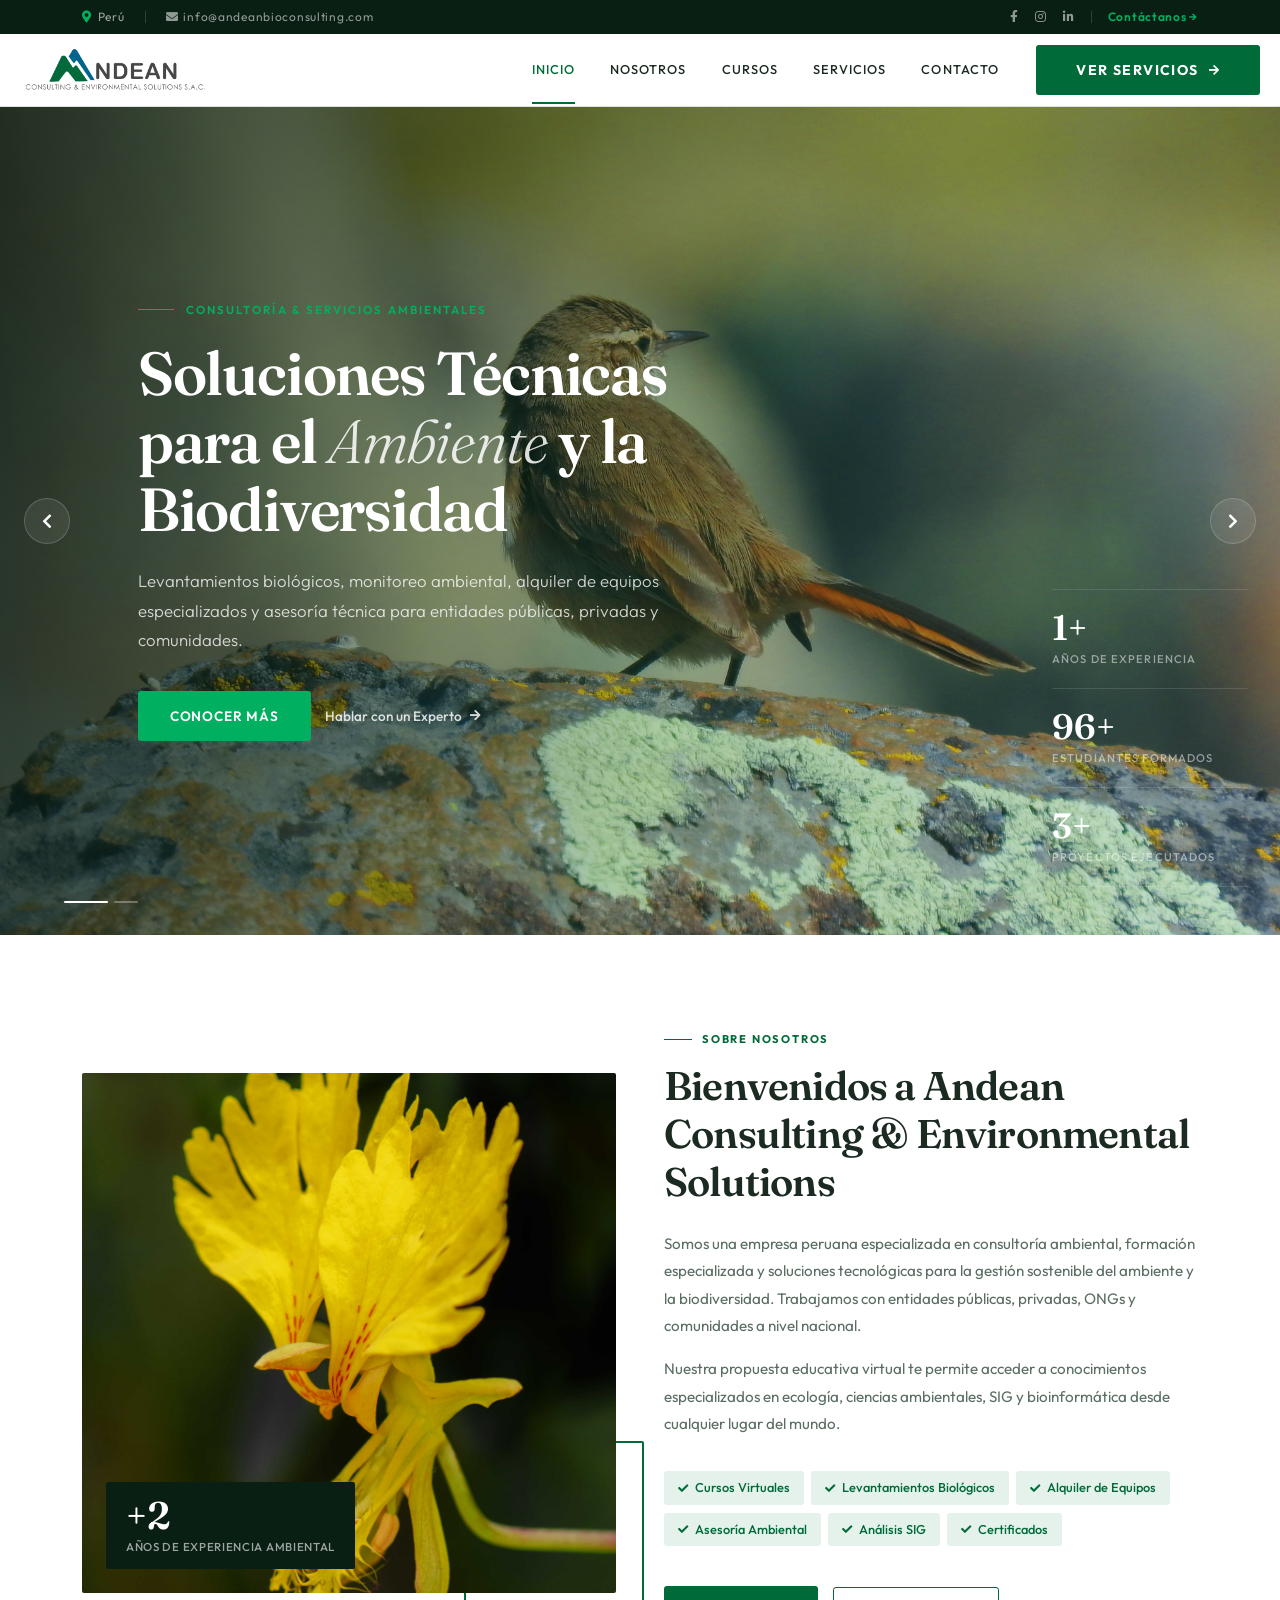
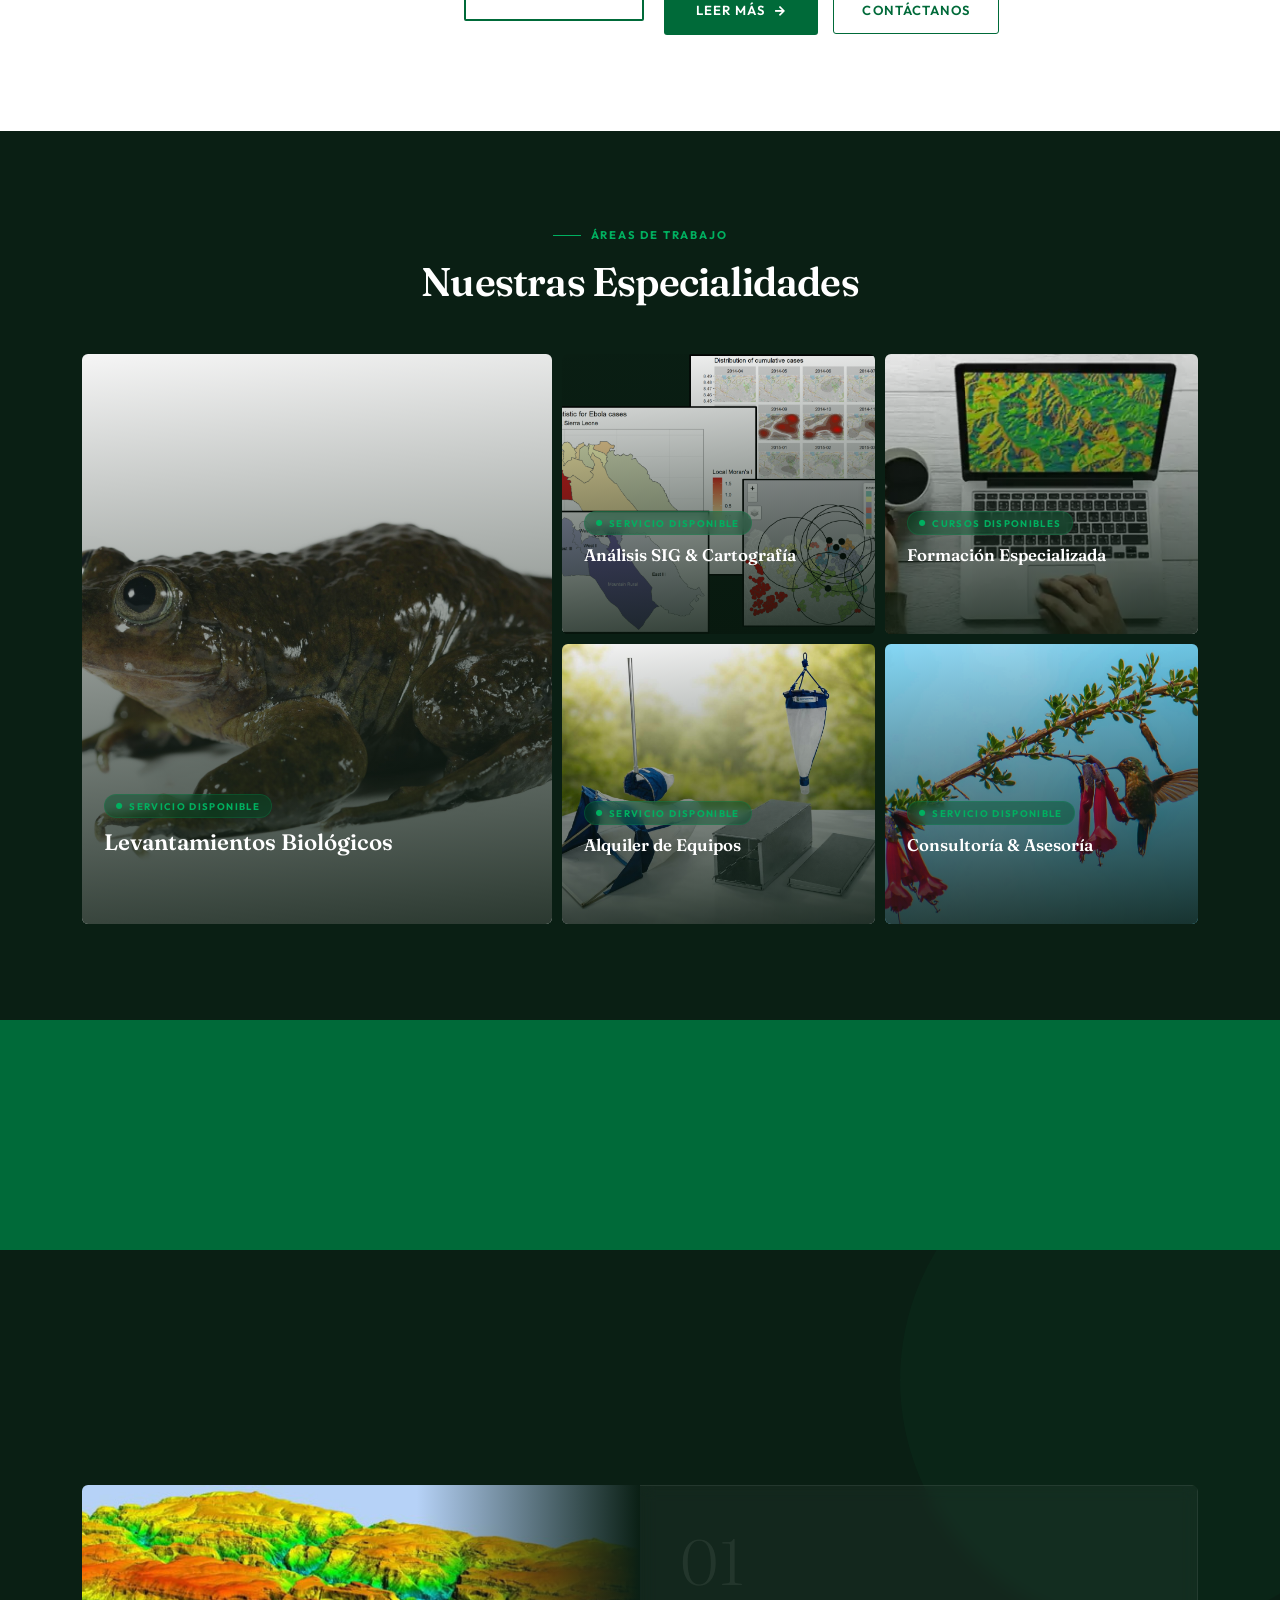
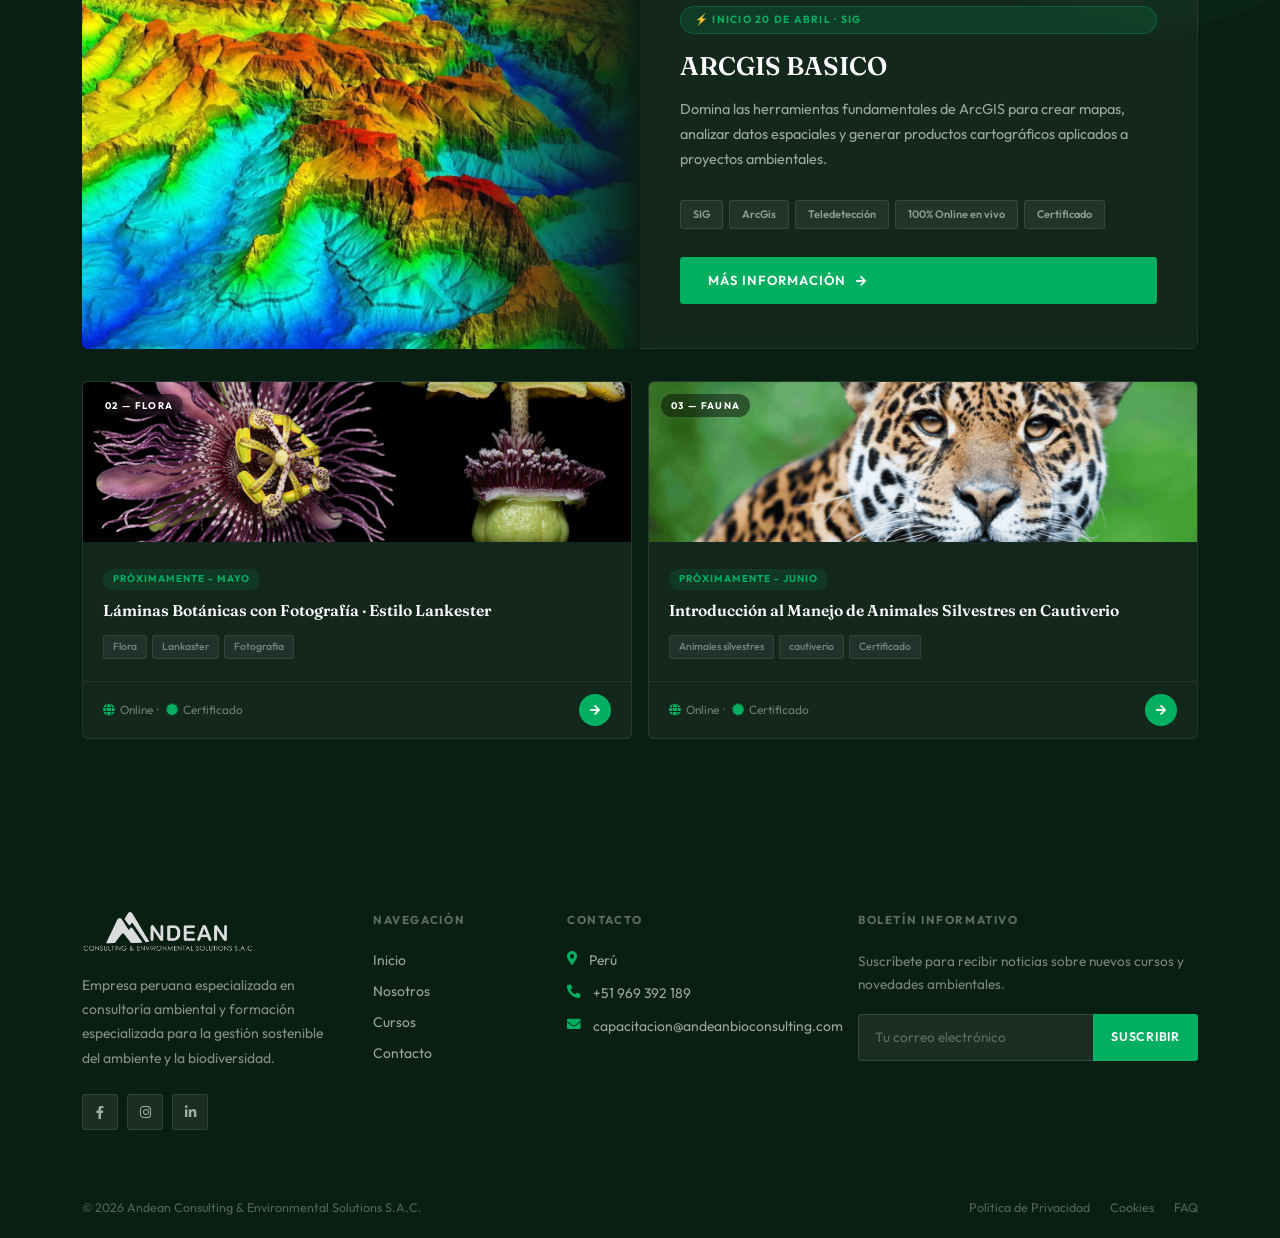
<file: index.html>
<!DOCTYPE html>
<html lang="es">
<head>
<meta charset="utf-8">
<title>Andean Consulting & Environmental Solutions S.A.C.</title>
<meta content="width=device-width, initial-scale=1.0" name="viewport">
<meta content="consultoría ambiental, cursos virtuales, monitoreo biológico, Perú, Cusco" name="keywords">
<meta content="Empresa peruana especializada en consultoría ambiental, cursos virtuales de ecología y medio ambiente." name="description">
<link href="img/favicon.ico" rel="icon">
<link rel="preconnect" href="https://fonts.googleapis.com">
<link rel="preconnect" href="https://fonts.gstatic.com" crossorigin>
<link href="https://fonts.googleapis.com/css2?family=Fraunces:ital,wght@0,300;0,400;0,600;0,700;1,300;1,400&family=Outfit:wght@300;400;500;600;700&display=swap" rel="stylesheet">
<link href="https://cdnjs.cloudflare.com/ajax/libs/font-awesome/5.10.0/css/all.min.css" rel="stylesheet">
<link href="https://cdn.jsdelivr.net/npm/bootstrap-icons@1.4.1/font/bootstrap-icons.css" rel="stylesheet">
<link href="https://cdn.jsdelivr.net/npm/bootstrap@5.0.0/dist/css/bootstrap.min.css" rel="stylesheet">
<style>
:root{
  --forest:#0a1f14;--green:#006a39;--lime:#00b060;--blue:#00658c;
  --offwhite:#f6f8f4;--border:#d8e4dd;--text:#1c2b22;--muted:#5a6e62;
  --light-green:#e4f2eb;--light-blue:#e3f2f8;
}
*{box-sizing:border-box;margin:0;padding:0}
html{scroll-behavior:smooth}
body{font-family:'Outfit',sans-serif;font-weight:400;color:var(--text);background:#fff;overflow-x:hidden}
h1,h2,h3,h4,h5{font-family:'Fraunces',serif;font-weight:600;color:var(--text)}

#spinner{position:fixed;inset:0;background:#fff;display:flex;align-items:center;justify-content:center;z-index:9999;transition:opacity .5s}
#spinner.hide{opacity:0;pointer-events:none}
.spin-ring{width:44px;height:44px;border:2px solid var(--light-green);border-top-color:var(--green);border-radius:50%;animation:spin .9s linear infinite}
@keyframes spin{to{transform:rotate(360deg)}}

/* TOPBAR */
.topbar{background:var(--forest);color:rgba(255,255,255,.6);font-size:.75rem;letter-spacing:.06em;padding:8px 0}
.topbar a{color:rgba(255,255,255,.55);text-decoration:none;transition:color .2s}
.topbar a:hover{color:#fff}
.topbar-inner{display:flex;align-items:center;justify-content:space-between;gap:12px;flex-wrap:wrap}
.topbar-left{display:flex;gap:20px;align-items:center}
.topbar-right{display:flex;gap:16px;align-items:center}
.tb-div{width:1px;height:12px;background:rgba(255,255,255,.15)}

/* NAVBAR */
.navbar{background:#fff;border-bottom:1px solid var(--border);padding:0;position:sticky;top:0;z-index:1000;transition:box-shadow .3s}
.navbar.scrolled{box-shadow:0 2px 24px rgba(10,31,20,.1)}
.navbar-brand{padding:14px 24px}
.navbar-brand img{height:44px;object-fit:contain}
.navbar-toggler{border:1px solid #ccc!important;padding:6px 10px;margin-right:16px;border-radius:3px;background:transparent}
.navbar-toggler-icon{background-image:url("data:image/svg+xml,%3csvg xmlns='http://www.w3.org/2000/svg' viewBox='0 0 30 30'%3e%3cpath stroke='%230a1f14' stroke-linecap='round' stroke-miterlimit='10' stroke-width='2' d='M4 7h22M4 15h22M4 23h22'/%3e%3c/svg%3e")}
.nav-link{font-family:'Outfit',sans-serif;font-weight:500;font-size:.8rem;letter-spacing:.08em;text-transform:uppercase;color:var(--text)!important;padding:1.5rem 1.1rem!important;transition:color .2s;position:relative}
.nav-link::after{content:'';position:absolute;bottom:0;left:1.1rem;right:1.1rem;height:2px;background:var(--green);transform:scaleX(0);transition:transform .25s}
.nav-link:hover,.nav-link.active{color:var(--green)!important}
.nav-link:hover::after,.nav-link.active::after{transform:scaleX(1)}
.dropdown-menu{border:1px solid var(--border);border-radius:8px;box-shadow:0 12px 40px rgba(0,0,0,.1);padding:8px 0;margin-top:-1px}
.dropdown-item{font-family:'Outfit',sans-serif;font-size:.82rem;letter-spacing:.04em;padding:10px 20px;color:var(--text);font-weight:500;text-transform:uppercase;transition:background .15s,color .15s}
.dropdown-item:hover{background:var(--light-green);color:var(--green)}
.btn-nav-cta{background:var(--green);color:#fff!important;font-weight:700;font-size:.88rem;letter-spacing:.1em;text-transform:uppercase;text-decoration:none!important;padding:18px 40px!important;margin:8px 20px;border-radius:3px;display:inline-flex;align-items:center;gap:10px;position:relative;overflow:hidden;transition:background .2s,transform .15s;white-space:nowrap;line-height:1}
.btn-nav-cta:hover,.btn-nav-cta:focus{background:var(--forest)!important;color:#fff!important;transform:translateY(-1px);text-decoration:none!important}
.btn-nav-cta::after{content:'';position:absolute;inset:0;background:linear-gradient(120deg,transparent 30%,rgba(255,255,255,.15) 50%,transparent 70%);transform:translateX(-100%);transition:transform .5s}
.btn-nav-cta:hover::after{transform:translateX(100%)}

/* HERO */
.hero{position:relative;width:100%;overflow:hidden}
.hero-slide{display:none;position:relative;width:100%;height:92vh;min-height:540px;max-height:900px}
.hero-slide.active{display:flex}
.hero-slide img{position:absolute;inset:0;width:100%;height:100%;object-fit:cover;object-position:center}
.hero-overlay{position:absolute;inset:0;background:linear-gradient(105deg,rgba(8,24,14,.85) 0%,rgba(0,80,50,.3) 55%,rgba(0,101,140,.2) 100%)}
.hero-content-wrap{position:relative;z-index:2;display:flex;align-items:center;width:100%;height:100%}
.hero-content{max-width:720px;padding:0 5%;animation:heroIn .8s cubic-bezier(.22,1,.36,1) both}
@keyframes heroIn{from{opacity:0;transform:translateY(36px)}to{opacity:1;transform:none}}
.hero-eyebrow{display:flex;align-items:center;gap:12px;margin-bottom:22px}
.hero-eyebrow-line{width:36px;height:1px;background:var(--lime);flex-shrink:0}
.hero-eyebrow span{font-family:'Outfit',sans-serif;font-size:.72rem;font-weight:600;letter-spacing:.18em;text-transform:uppercase;color:var(--lime)}
.hero-content h1{font-family:'Fraunces',serif;font-weight:600;font-size:clamp(2rem,5.5vw,3.8rem);color:#fff;line-height:1.12;margin-bottom:22px;letter-spacing:-.02em}
.hero-content h1 em{font-style:italic;font-weight:300;color:rgba(255,255,255,.85)}
.hero-content p{font-size:clamp(.9rem,1.8vw,1.05rem);color:rgba(255,255,255,.78);line-height:1.75;margin-bottom:36px;font-weight:300;max-width:560px}
.hero-btns{display:flex;gap:14px;flex-wrap:wrap;align-items:center}
.btn-hero-primary{background:var(--lime);color:#fff;font-weight:600;font-size:.85rem;letter-spacing:.06em;padding:15px 32px;border-radius:3px;border:none;text-decoration:none;transition:background .2s,transform .15s;text-transform:uppercase}
.btn-hero-primary:hover{background:#009950;color:#fff;transform:translateY(-2px)}
.btn-hero-link{color:rgba(255,255,255,.82);font-size:.85rem;font-weight:500;text-decoration:none;display:flex;align-items:center;gap:8px;transition:color .2s}
.btn-hero-link i{font-size:.75rem;transition:transform .2s}
.btn-hero-link:hover{color:#fff}
.btn-hero-link:hover i{transform:translateX(4px)}
.hero-side{position:absolute;right:0;top:0;bottom:0;width:260px;display:flex;flex-direction:column;justify-content:flex-end;padding:48px 32px;z-index:2}
.hero-stat{padding:20px 0;border-top:1px solid rgba(255,255,255,.12)}
.hero-stat:last-child{border-bottom:1px solid rgba(255,255,255,.12)}
.hero-stat-num{font-family:'Fraunces',serif;font-size:2.2rem;font-weight:600;color:#fff;line-height:1;margin-bottom:6px}
.hero-stat-label{font-size:.7rem;font-weight:500;letter-spacing:.1em;text-transform:uppercase;color:rgba(255,255,255,.5)}
.hero-dots{position:absolute;bottom:32px;left:5%;display:flex;gap:6px;z-index:10}
.hero-dot{width:24px;height:2px;border-radius:2px;background:rgba(255,255,255,.3);cursor:pointer;border:none;transition:background .25s,width .35s}
.hero-dot.active{background:#fff;width:44px}
.hero-arrow{position:absolute;top:50%;transform:translateY(-50%);background:rgba(255,255,255,.08);border:1px solid rgba(255,255,255,.18);color:#fff;width:46px;height:46px;border-radius:50%;display:flex;align-items:center;justify-content:center;cursor:pointer;z-index:10;transition:background .2s}
.hero-arrow:hover{background:rgba(255,255,255,.2)}
.hero-arrow.prev{left:24px}
.hero-arrow.next{right:24px}

/* SECTION LABELS */
.section-eyebrow{display:flex;align-items:center;gap:10px;margin-bottom:14px}
.section-eyebrow-line{width:28px;height:1px;background:var(--green);flex-shrink:0}
.section-eyebrow span{font-family:'Outfit',sans-serif;font-size:.7rem;font-weight:700;letter-spacing:.16em;text-transform:uppercase;color:var(--green)}
.section-title{font-family:'Fraunces',serif;font-weight:600;font-size:clamp(1.6rem,4vw,2.5rem);line-height:1.2;letter-spacing:-.02em}

/* ABOUT */
.about-section{padding:96px 0}
.about-img-outer{position:relative}
.about-img-wrap{border-radius:2px;overflow:hidden;height:520px}
.about-img-wrap img{width:100%;height:100%;object-fit:cover;transition:transform .6s ease}
.about-img-wrap:hover img{transform:scale(1.03)}
.about-accent{position:absolute;bottom:-28px;right:-28px;width:180px;height:180px;border:2px solid var(--green);border-radius:2px;z-index:-1}
.about-badge{
  position:absolute;bottom:24px;left:24px;
  background:var(--forest);color:#fff;
  padding:14px 20px;border-radius:2px;
  /* prevent overflow on small screens */
  max-width:calc(100% - 48px);
}
.about-badge-num{font-family:'Fraunces',serif;font-size:clamp(1.4rem,5vw,2.4rem);font-weight:600;color:#fff;display:block;margin-bottom:4px;line-height:1}
.about-badge-text{font-size:clamp(.62rem,.9vw,.78rem);font-weight:500;letter-spacing:.06em;text-transform:uppercase;color:rgba(255,255,255,.6);display:block}
.about-tag{display:inline-flex;align-items:center;gap:7px;background:var(--light-green);border-radius:3px;padding:7px 14px;font-size:.8rem;font-weight:500;color:var(--green);margin:4px 4px 4px 0}
.about-tag i{font-size:.65rem}
.btn-primary-custom{display:inline-flex;align-items:center;gap:10px;background:var(--green);color:#fff;font-weight:600;font-size:.82rem;letter-spacing:.08em;padding:15px 32px;border-radius:3px;border:none;text-decoration:none;transition:background .2s,transform .15s;text-transform:uppercase}
.btn-primary-custom:hover{background:var(--forest);color:#fff;transform:translateY(-2px)}
.btn-outline-custom{display:inline-flex;align-items:center;gap:10px;background:transparent;color:var(--green);font-weight:600;font-size:.82rem;letter-spacing:.08em;padding:13px 28px;border-radius:3px;border:1px solid var(--green);text-decoration:none;transition:background .2s,color .2s,transform .15s;text-transform:uppercase;margin-left:12px}
.btn-outline-custom:hover{background:var(--green);color:#fff;transform:translateY(-2px)}

/* =============================================
   NUESTRAS ESPECIALIDADES — un solo grid
   responsive sin slider duplicado
   ============================================= */
.areas-section{padding:96px 0;background:var(--forest)}
.areas-section .section-eyebrow-line{background:var(--lime)}
.areas-section .section-eyebrow span{color:var(--lime)}
.areas-section .section-title{color:#fff}

/* ── Desktop: mosaico ── */
.areas-grid{
  display:grid;
  grid-template-columns:1.5fr 1fr 1fr;
  grid-template-rows:280px 280px;
  gap:10px;
}
.area-tile{position:relative;overflow:hidden;border-radius:6px;cursor:pointer;text-decoration:none;display:block}
.area-tile:nth-child(1){grid-row:1/3;grid-column:1}
.area-tile:nth-child(2){grid-row:1;grid-column:2}
.area-tile:nth-child(3){grid-row:1;grid-column:3}
.area-tile:nth-child(4){grid-row:2;grid-column:2}
.area-tile:nth-child(5){grid-row:2;grid-column:3}
.area-tile img{width:100%;height:100%;object-fit:cover;transition:transform .7s cubic-bezier(.25,.46,.45,.94)}
.area-tile:hover img{transform:scale(1.08)}
.area-overlay{position:absolute;inset:0;background:linear-gradient(175deg,rgba(0,0,0,.04) 0%,rgba(8,24,14,.86) 100%)}
.area-tile:hover .area-overlay{background:linear-gradient(175deg,rgba(0,80,40,.12) 0%,rgba(8,24,14,.92) 100%)}
.area-body{position:absolute;bottom:0;left:0;right:0;padding:24px 22px;transform:translateY(6px);transition:transform .4s ease}
.area-tile:hover .area-body{transform:none}
.area-tag{display:inline-flex;align-items:center;gap:6px;font-size:.6rem;font-weight:700;letter-spacing:.14em;text-transform:uppercase;color:var(--lime);background:rgba(0,80,40,.45);border:1px solid rgba(0,176,96,.2);padding:4px 11px;border-radius:40px;margin-bottom:10px;backdrop-filter:blur(4px)}
.area-body h4{color:#fff;font-family:'Fraunces',serif;font-size:1.05rem;font-weight:600;line-height:1.25;margin-bottom:8px}
.area-tile:nth-child(1) .area-body h4{font-size:1.4rem}
.area-body p{font-size:.8rem;color:rgba(255,255,255,.6);line-height:1.65;max-height:0;overflow:hidden;opacity:0;transition:max-height .45s ease,opacity .45s;margin:0}
.area-tile:hover .area-body p{max-height:80px;opacity:1}
.area-arrow{display:inline-flex;align-items:center;justify-content:center;width:30px;height:30px;border-radius:50%;background:var(--lime);color:#fff;font-size:.7rem;margin-top:12px;opacity:0;transform:translateX(-10px);transition:opacity .3s,transform .3s}
.area-tile:hover .area-arrow{opacity:1;transform:none}

/* ── Tablet: 2 columnas ── */
@media(max-width:900px){
  .areas-grid{
    grid-template-columns:1fr 1fr;
    grid-template-rows:repeat(3, 220px);
  }
  .area-tile:nth-child(1){grid-row:1;grid-column:1/3} /* full width top */
  .area-tile:nth-child(2){grid-row:2;grid-column:1}
  .area-tile:nth-child(3){grid-row:2;grid-column:2}
  .area-tile:nth-child(4){grid-row:3;grid-column:1}
  .area-tile:nth-child(5){grid-row:3;grid-column:2}
  /* show description always on touch */
  .area-body p{max-height:60px;opacity:1}
  .area-arrow{opacity:1;transform:none}
  .area-body{transform:none}
}

/* ── Mobile: 1 columna ── */
@media(max-width:580px){
  .areas-grid{
    grid-template-columns:1fr;
    grid-template-rows:repeat(5, 200px);
    gap:8px;
  }
  .area-tile:nth-child(1){grid-row:1;grid-column:1}
  .area-tile:nth-child(2){grid-row:2;grid-column:1}
  .area-tile:nth-child(3){grid-row:3;grid-column:1}
  .area-tile:nth-child(4){grid-row:4;grid-column:1}
  .area-tile:nth-child(5){grid-row:5;grid-column:1}
  .area-body h4{font-size:.95rem}
  .area-tile:nth-child(1) .area-body h4{font-size:1.1rem}
}

/* STATS */
.stats-band{background:var(--green);padding:56px 0}
.stat-item{text-align:center;padding:20px 16px}
.stat-item+.stat-item{border-left:1px solid rgba(255,255,255,.15)}
.stat-num{font-family:'Fraunces',serif;font-size:3rem;font-weight:600;color:#fff;line-height:1;display:block;margin-bottom:6px}
.stat-label{font-size:.75rem;font-weight:500;letter-spacing:.1em;text-transform:uppercase;color:rgba(255,255,255,.6)}

/* COURSES */
.courses-section{padding:100px 0;background:var(--forest);position:relative;overflow:hidden}
.courses-section::before{content:'';position:absolute;top:-120px;right:-120px;width:500px;height:500px;border-radius:50%;background:rgba(0,176,96,.04);pointer-events:none}
.courses-section .section-eyebrow-line{background:var(--lime)}
.courses-section .section-eyebrow span{color:var(--lime)}
.courses-section .section-title{color:#fff}
.course-featured{position:relative;border-radius:6px;overflow:hidden;display:grid;grid-template-columns:1fr 1fr;min-height:420px;margin-bottom:16px;text-decoration:none;transition:transform .3s}
.course-featured:hover{transform:translateY(-4px)}
.cf-img{position:relative;overflow:hidden}
.cf-img img{width:100%;height:100%;object-fit:cover;transition:transform .6s}
.course-featured:hover .cf-img img{transform:scale(1.05)}
.cf-img::after{content:'';position:absolute;inset:0;background:linear-gradient(90deg,transparent 60%,var(--forest) 100%)}
.cf-body{background:rgba(255,255,255,.04);border:1px solid rgba(255,255,255,.08);border-left:none;padding:44px 40px;display:flex;flex-direction:column;justify-content:center;backdrop-filter:blur(8px)}
.cf-num{font-family:'Fraunces',serif;font-size:4rem;font-weight:300;color:rgba(255,255,255,.07);line-height:1;margin-bottom:12px}
.cf-badge{display:inline-block;font-size:.65rem;font-weight:700;letter-spacing:.12em;text-transform:uppercase;color:var(--lime);background:rgba(0,176,96,.15);border:1px solid rgba(0,176,96,.3);padding:5px 14px;border-radius:40px;margin-bottom:16px}
.cf-body h3{font-family:'Fraunces',serif;font-size:1.6rem;font-weight:600;color:#fff;line-height:1.3;margin-bottom:14px}
.cf-body p{font-size:.9rem;color:rgba(255,255,255,.6);line-height:1.75;margin-bottom:28px}
.cf-tags{display:flex;flex-wrap:wrap;gap:6px;margin-bottom:28px}
.cftag{font-size:.68rem;font-weight:600;color:rgba(255,255,255,.5);background:rgba(255,255,255,.06);border:1px solid rgba(255,255,255,.1);padding:5px 12px;border-radius:3px}
.btn-course-cta{display:inline-flex;align-items:center;gap:10px;background:var(--lime);color:#fff;font-weight:600;font-size:.82rem;letter-spacing:.08em;text-transform:uppercase;padding:14px 28px;border-radius:3px;text-decoration:none;transition:background .2s,transform .15s}
.btn-course-cta:hover{background:#009950;color:#fff;transform:translateY(-2px)}
.btn-course-cta i{font-size:.72rem;transition:transform .2s}
.btn-course-cta:hover i{transform:translateX(4px)}
.course-sm{background:rgba(255,255,255,.04);border:1px solid rgba(255,255,255,.08);border-radius:6px;overflow:hidden;display:flex;flex-direction:column;text-decoration:none;transition:background .25s,transform .25s,border-color .25s;height:100%}
.course-sm:hover{background:rgba(255,255,255,.07);border-color:rgba(0,176,96,.3);transform:translateY(-4px)}
.cs-img{height:160px;overflow:hidden;position:relative;flex-shrink:0}
.cs-img img{width:100%;height:100%;object-fit:cover;transition:transform .5s}
.course-sm:hover .cs-img img{transform:scale(1.06)}
.cs-cat{position:absolute;top:12px;left:12px;font-size:.6rem;font-weight:700;letter-spacing:.14em;text-transform:uppercase;color:#fff;background:rgba(0,0,0,.45);padding:4px 10px;border-radius:40px;backdrop-filter:blur(4px)}
.cs-body{padding:22px 20px;flex:1}
.cs-status{display:inline-block;font-size:.62rem;font-weight:700;letter-spacing:.1em;text-transform:uppercase;color:var(--lime);background:rgba(0,176,96,.12);padding:3px 10px;border-radius:40px;margin-bottom:10px}
.cs-body h5{font-family:'Fraunces',serif;font-size:.98rem;font-weight:600;color:#fff;line-height:1.45;margin:0 0 12px}
.cs-tags{display:flex;flex-wrap:wrap;gap:5px}
.cstag{font-size:.65rem;font-weight:500;color:rgba(255,255,255,.4);background:rgba(255,255,255,.06);border:1px solid rgba(255,255,255,.08);padding:3px 9px;border-radius:3px}
.cs-footer{border-top:1px solid rgba(255,255,255,.07);padding:12px 20px;display:flex;align-items:center;justify-content:space-between;margin-top:auto}
.cs-meta{font-size:.74rem;color:rgba(255,255,255,.4);display:flex;align-items:center;gap:5px}
.cs-meta i{color:var(--lime);font-size:.76rem}
.btn-sm-c{width:32px;height:32px;border-radius:50%;background:var(--lime);color:#fff;display:flex;align-items:center;justify-content:center;font-size:.72rem;text-decoration:none;transition:background .2s,transform .2s;flex-shrink:0}
.btn-sm-c:hover{background:#009950;color:#fff;transform:scale(1.1)}
.all-courses-link{display:inline-flex;align-items:center;gap:8px;color:rgba(255,255,255,.6);font-size:.82rem;font-weight:600;letter-spacing:.06em;text-transform:uppercase;text-decoration:none;border:1px solid rgba(255,255,255,.15);padding:12px 24px;border-radius:3px;transition:color .2s,border-color .2s}
.all-courses-link:hover{color:#fff;border-color:rgba(255,255,255,.4)}
.all-courses-link i{font-size:.7rem;transition:transform .2s}
.all-courses-link:hover i{transform:translateX(4px)}

/* FOOTER */
.footer{background:var(--forest);padding:72px 0 0}
.footer-brand img{height:42px;filter:brightness(0) invert(1);opacity:.85;margin-bottom:20px}
.footer-desc{font-size:.87rem;color:rgba(255,255,255,.5);line-height:1.75;max-width:300px}
.footer-heading{font-family:'Outfit',sans-serif;font-size:.72rem;font-weight:700;letter-spacing:.14em;text-transform:uppercase;color:rgba(255,255,255,.35);margin-bottom:22px}
.footer-link{display:block;font-size:.87rem;color:rgba(255,255,255,.6);text-decoration:none;margin-bottom:10px;transition:color .2s}
.footer-link:hover{color:#fff}
.footer-cr{display:flex;align-items:flex-start;gap:12px;margin-bottom:12px}
.footer-cr i{color:var(--lime);margin-top:2px;flex-shrink:0;font-size:.85rem}
.footer-cr span{font-size:.87rem;color:rgba(255,255,255,.6);line-height:1.5}
.social-link{width:36px;height:36px;border-radius:3px;background:rgba(255,255,255,.07);border:1px solid rgba(255,255,255,.1);color:rgba(255,255,255,.6);display:inline-flex;align-items:center;justify-content:center;font-size:.82rem;text-decoration:none;transition:background .2s,color .2s,border-color .2s;margin-right:6px}
.social-link:hover{background:var(--lime);border-color:var(--lime);color:#fff}
.newsletter-row{display:flex;gap:0;margin-top:6px}
.newsletter-row input{flex:1;background:rgba(255,255,255,.07);border:1px solid rgba(255,255,255,.12);border-right:none;color:#fff;padding:12px 16px;font-size:.85rem;border-radius:3px 0 0 3px;outline:none;font-family:'Outfit',sans-serif}
.newsletter-row input::placeholder{color:rgba(255,255,255,.3)}
.newsletter-row button{background:var(--lime);border:none;color:#fff;padding:12px 18px;font-size:.78rem;font-weight:600;font-family:'Outfit',sans-serif;letter-spacing:.06em;text-transform:uppercase;border-radius:0 3px 3px 0;cursor:pointer;transition:background .2s}
.newsletter-row button:hover{background:#009950}
.footer-divider{border-color:rgba(255,255,255,.08);margin:48px 0 0}
.footer-bottom{padding:20px 0;font-size:.78rem;color:rgba(255,255,255,.3);display:flex;justify-content:space-between;align-items:center;flex-wrap:wrap;gap:10px}
.footer-bottom a{color:rgba(255,255,255,.3);text-decoration:none;transition:color .2s}
.footer-bottom a:hover{color:rgba(255,255,255,.7)}
.footer-bottom-links{display:flex;gap:20px;flex-wrap:wrap}

.back-top{position:fixed;bottom:28px;right:28px;width:44px;height:44px;background:var(--green);color:#fff;border-radius:3px;display:flex;align-items:center;justify-content:center;font-size:1rem;text-decoration:none;opacity:0;pointer-events:none;transition:opacity .3s,transform .2s;z-index:999;box-shadow:0 4px 20px rgba(0,0,0,.2)}
.back-top.show{opacity:1;pointer-events:all}
.back-top:hover{transform:translateY(-3px);color:#fff}

.fade-up{opacity:0;transform:translateY(36px);transition:opacity .6s ease,transform .6s ease}
.fade-up.visible{opacity:1;transform:none}
.d1{transition-delay:.1s}.d2{transition-delay:.2s}.d3{transition-delay:.3s}.d4{transition-delay:.4s}

/* RESPONSIVE GENERAL */
@media(max-width:992px){
  .hero-side,.hero-arrow{display:none}
  .hero-slide{height:78vh}
  .about-section,.areas-section,.stats-band,.courses-section{padding:64px 0}
  .about-img-wrap{height:320px;margin-bottom:56px}
  .about-accent{display:none}
  .navbar-collapse{background:#fff;border-top:1px solid var(--border);padding:8px 16px 20px}
  .nav-link{padding:.75rem .5rem!important;font-size:.9rem}
  .btn-nav-cta{display:none!important}
  .footer-bottom{flex-direction:column;text-align:center}
  .footer-bottom-links{justify-content:center}
  .stat-item+.stat-item{border-left:none;border-top:1px solid rgba(255,255,255,.12)}
  .course-featured{grid-template-columns:1fr;min-height:auto}
  .cf-img{height:240px}
  .cf-img::after{background:linear-gradient(180deg,transparent 40%,var(--forest) 100%)}
  .cf-body{padding:28px 24px;border:none;border-top:1px solid rgba(255,255,255,.08)}
  .cf-num{font-size:2.5rem}
  .cf-body h3{font-size:1.3rem}
}
@media(max-width:576px){
  .hero-content h1{font-size:1.9rem}
  .about-img-wrap{height:260px}
  /* badge más compacto en móvil */
  .about-badge{padding:10px 14px;bottom:16px;left:16px}
}
</style>
</head>
<body>

<div id="spinner"><div class="spin-ring"></div></div>

<!-- TOPBAR -->
<div class="topbar">
  <div class="container">
    <div class="topbar-inner">
      <div class="topbar-left">
        <span><i class="fas fa-map-marker-alt" style="color:var(--lime);margin-right:6px"></i>Perú</span>
        <div class="tb-div"></div>
        <a href="mailto:capacitacion@andeanbioconsulting.com"><i class="fas fa-envelope" style="margin-right:5px"></i>info@andeanbioconsulting.com</a>
      </div>
      <div class="topbar-right">
        <a href="#"><i class="fab fa-facebook-f"></i></a>
        <a href="#"><i class="fab fa-instagram"></i></a>
        <a href="#"><i class="fab fa-linkedin-in"></i></a>
        <div class="tb-div"></div>
        <a href="contact.html" style="color:var(--lime);font-weight:600">Contáctanos →</a>
      </div>
    </div>
  </div>
</div>

<!-- NAVBAR -->
<nav class="navbar navbar-expand-lg" id="mainNav">
  <a href="index.html" class="navbar-brand">
    <img src="img/Andeanlogo.png" alt="Andean Consulting">
  </a>
  <button class="navbar-toggler" data-bs-toggle="collapse" data-bs-target="#navCollapse" aria-label="Menú">
    <span class="navbar-toggler-icon"></span>
  </button>
  <div class="collapse navbar-collapse" id="navCollapse">
    <div class="navbar-nav ms-auto p-3 p-lg-0">
      <a href="index.html" class="nav-item nav-link active">Inicio</a>
      <a href="about.html" class="nav-item nav-link">Nosotros</a>
      <a href="courses.html" class="nav-item nav-link">Cursos</a>
      <div class="nav-item dropdown">
        <a href="#" class="nav-link dropdown-toggle" data-bs-toggle="dropdown">Servicios</a>
        <div class="dropdown-menu">
          <a href="consultoria.html" class="dropdown-item">Consultoría &amp; Equipos</a>
          <a href="alumnos.html" class="dropdown-item">Alumnos</a>
        </div>
      </div>
      <a href="contact.html" class="nav-item nav-link">Contacto</a>
    </div>
    <a href="#especialidades" class="btn-nav-cta d-none d-lg-flex">
      Ver Servicios <i class="fas fa-arrow-right" style="font-size:.72rem"></i>
    </a>
  </div>
</nav>

<!-- HERO -->
<div class="hero" id="hero">
  <div class="hero-slide active">
    <img src="img/carousel-2.jpg" alt="Consultoría Ambiental">
    <div class="hero-overlay"></div>
    <div class="hero-content-wrap">
      <div class="container">
        <div class="hero-content">
          <div class="hero-eyebrow"><div class="hero-eyebrow-line"></div><span>Consultoría &amp; Servicios Ambientales</span></div>
          <h1>Soluciones Técnicas para el <em>Ambiente</em> y la Biodiversidad</h1>
          <p>Levantamientos biológicos, monitoreo ambiental, alquiler de equipos especializados y asesoría técnica para entidades públicas, privadas y comunidades.</p>
          <div class="hero-btns">
            <a href="about.html" class="btn-hero-primary">Conocer Más</a>
            <a href="contact.html" class="btn-hero-link">Hablar con un Experto <i class="fas fa-arrow-right"></i></a>
          </div>
        </div>
      </div>
    </div>
    <div class="hero-side">
      <div class="hero-stat"><div class="hero-stat-num counter-val" data-target="2">0</div><div class="hero-stat-label">Años de Experiencia</div></div>
      <div class="hero-stat"><div class="hero-stat-num counter-val" data-target="100">0</div><div class="hero-stat-label">Estudiantes Formados</div></div>
      <div class="hero-stat"><div class="hero-stat-num counter-val" data-target="4">0</div><div class="hero-stat-label">Proyectos Ejecutados</div></div>
    </div>
  </div>

  <div class="hero-slide">
    <img src="img/carousel-1.jpg" alt="Cursos Virtuales">
    <div class="hero-overlay"></div>
    <div class="hero-content-wrap">
      <div class="container">
        <div class="hero-content">
          <div class="hero-eyebrow"><div class="hero-eyebrow-line"></div><span>Cursos Virtuales Especializados</span></div>
          <h1>Aprende Ciencias Ambientales <em>desde Cualquier Lugar</em></h1>
          <p>Formación profesional en ecología, monitoreo ambiental, SIG, bioinformática y gestión de recursos naturales con expertos de campo.</p>
          <div class="hero-btns">
            <a href="courses.html" class="btn-hero-primary">Ver Cursos</a>
            <a href="about.html" class="btn-hero-link">Conócenos <i class="fas fa-arrow-right"></i></a>
          </div>
        </div>
      </div>
    </div>
    <div class="hero-side">
      <div class="hero-stat"><div class="hero-stat-num">3</div><div class="hero-stat-label">Cursos Disponibles</div></div>
      <div class="hero-stat"><div class="hero-stat-num">100%</div><div class="hero-stat-label">En Línea</div></div>
      <div class="hero-stat"><div class="hero-stat-num">✓</div><div class="hero-stat-label">Con Certificado</div></div>
    </div>
  </div>

  <button class="hero-arrow prev" onclick="moveSlide(-1)"><i class="fas fa-chevron-left"></i></button>
  <button class="hero-arrow next" onclick="moveSlide(1)"><i class="fas fa-chevron-right"></i></button>
  <div class="hero-dots">
    <button class="hero-dot active" onclick="goSlide(0)"></button>
    <button class="hero-dot" onclick="goSlide(1)"></button>
  </div>
</div>

<!-- SOBRE NOSOTROS -->
<div class="about-section">
  <div class="container">
    <div class="row g-5 align-items-center">
      <div class="col-lg-6 fade-up">
        <div class="about-img-outer">
          <div class="about-img-wrap"><img src="img/about.jpg" alt="Andean Consulting – Trabajo de campo"></div>
          <div class="about-accent"></div>
          <div class="about-badge">
            <span class="about-badge-num">+2</span>
            <span class="about-badge-text">Años de Experiencia Ambiental</span>
          </div>
        </div>
      </div>
      <div class="col-lg-6 fade-up d2">
        <div class="section-eyebrow"><div class="section-eyebrow-line"></div><span>Sobre Nosotros</span></div>
        <h2 class="section-title mb-4">Bienvenidos a Andean Consulting &amp; Environmental Solutions</h2>
        <p style="font-size:.95rem;line-height:1.8;margin-bottom:16px;color:var(--muted)">Somos una empresa peruana especializada en consultoría ambiental, formación especializada y soluciones tecnológicas para la gestión sostenible del ambiente y la biodiversidad. Trabajamos con entidades públicas, privadas, ONGs y comunidades a nivel nacional.</p>
        <p style="font-size:.95rem;line-height:1.8;margin-bottom:30px;color:var(--muted)">Nuestra propuesta educativa virtual te permite acceder a conocimientos especializados en ecología, ciencias ambientales, SIG y bioinformática desde cualquier lugar del mundo.</p>
        <div style="margin-bottom:36px">
          <span class="about-tag"><i class="fas fa-check"></i> Cursos Virtuales</span>
          <span class="about-tag"><i class="fas fa-check"></i> Levantamientos Biológicos</span>
          <span class="about-tag"><i class="fas fa-check"></i> Alquiler de Equipos</span>
          <span class="about-tag"><i class="fas fa-check"></i> Asesoría Ambiental</span>
          <span class="about-tag"><i class="fas fa-check"></i> Análisis SIG</span>
          <span class="about-tag"><i class="fas fa-check"></i> Certificados</span>
        </div>
        <a href="about.html" class="btn-primary-custom">Leer Más <i class="fas fa-arrow-right" style="font-size:.7rem"></i></a>
        <a href="contact.html" class="btn-outline-custom">Contáctanos</a>
      </div>
    </div>
  </div>
</div>

<!-- NUESTRAS ESPECIALIDADES — un solo grid, sin slider duplicado -->
<div class="areas-section" id="especialidades">
  <div class="container">
    <div class="text-center mb-5 fade-up">
      <div class="section-eyebrow justify-content-center"><div class="section-eyebrow-line"></div><span>Áreas de Trabajo</span></div>
      <h2 class="section-title">Nuestras Especialidades</h2>
    </div>

    <div class="areas-grid fade-up d1">
      <a class="area-tile" href="consultoria.html">
        <img src="img/cat1.jpg" alt="Levantamientos Biológicos">
        <div class="area-overlay"></div>
        <div class="area-body">
          <div class="area-tag"><i class="fas fa-circle" style="font-size:.4rem"></i> Servicio disponible</div>
          <h4>Levantamientos Biológicos</h4>
          <p>Inventarios de fauna y flora, monitoreo de ecosistemas y análisis de biodiversidad.</p>
          <div class="area-arrow"><i class="fas fa-arrow-right"></i></div>
        </div>
      </a>
      <a class="area-tile" href="consultoria.html">
        <img src="img/cat2.jpg" alt="SIG">
        <div class="area-overlay"></div>
        <div class="area-body">
          <div class="area-tag"><i class="fas fa-circle" style="font-size:.4rem"></i> Servicio disponible</div>
          <h4>Análisis SIG &amp; Cartografía</h4>
          <p>Análisis espacial, cartografía y procesamiento de imágenes satelitales.</p>
          <div class="area-arrow"><i class="fas fa-arrow-right"></i></div>
        </div>
      </a>
      <a class="area-tile" href="courses.html">
        <img src="img/cat3.jpg" alt="Formación">
        <div class="area-overlay"></div>
        <div class="area-body">
          <div class="area-tag"><i class="fas fa-circle" style="font-size:.4rem"></i> Cursos disponibles</div>
          <h4>Formación Especializada</h4>
          <p>Formación virtual práctica con certificado, orientada a estudiantes y profesionales de distintas disciplinas.</p>
          <div class="area-arrow"><i class="fas fa-arrow-right"></i></div>
        </div>
      </a>
      <a class="area-tile" href="consultoria.html">
        <img src="img/cat4.jpg" alt="Equipos">
        <div class="area-overlay"></div>
        <div class="area-body">
          <div class="area-tag"><i class="fas fa-circle" style="font-size:.4rem"></i> Servicio disponible</div>
          <h4>Alquiler de Equipos</h4>
          <p>Equipos especializados para muestreo biológico y trabajo de campo.</p>
          <div class="area-arrow"><i class="fas fa-arrow-right"></i></div>
        </div>
      </a>
      <a class="area-tile" href="consultoria.html">
        <img src="img/cat5.jpg" alt="Consultoría">
        <div class="area-overlay"></div>
        <div class="area-body">
          <div class="area-tag"><i class="fas fa-circle" style="font-size:.4rem"></i> Servicio disponible</div>
          <h4>Consultoría &amp; Asesoría</h4>
          <p>Asesoría técnica para entidades públicas, privadas, ONGs y comunidades.</p>
          <div class="area-arrow"><i class="fas fa-arrow-right"></i></div>
        </div>
      </a>
    </div>
  </div>
</div>

<!-- STATS -->
<div class="stats-band">
  <div class="container">
    <div class="row g-0">
      <div class="col-6 col-md-3 stat-item fade-up"><span class="stat-num counter-val" data-target="2">0</span><span class="stat-label">Años de experiencia</span></div>
      <div class="col-6 col-md-3 stat-item fade-up d1"><span class="stat-num counter-val" data-target="100">0</span><span class="stat-label">Estudiantes formados</span></div>
      <div class="col-6 col-md-3 stat-item fade-up d2"><span class="stat-num counter-val" data-target="4">0</span><span class="stat-label">Proyectos ejecutados</span></div>
      <div class="col-6 col-md-3 stat-item fade-up d3"><span class="stat-num counter-val" data-target="3">0</span><span class="stat-label">Cursos disponibles</span></div>
    </div>
  </div>
</div>

<!-- CURSOS DESTACADOS -->
<div class="courses-section" id="cursos">
  <div class="container">
    <div class="d-flex align-items-end justify-content-between mb-5 flex-wrap gap-3 fade-up">
      <div>
        <div class="section-eyebrow"><div class="section-eyebrow-line"></div><span>Formación Especializada</span></div>
        <h2 class="section-title">Cursos Destacados</h2>
      </div>
      <a href="courses.html" class="all-courses-link">Ver Todos <i class="fas fa-arrow-right"></i></a>
    </div>

    <a class="course-featured fade-up d1" href="curso-arcgis.html">
      <div class="cf-img"><img src="img/course-1.jpg" alt="Ecología"></div>
      <div class="cf-body">
        <div class="cf-num">01</div>
        <div class="cf-badge">⚡ Inicio 20 de abril · SIG</div>
        <h3>ARCGIS BASICO</h3>
        <p>Domina las herramientas fundamentales de ArcGIS para crear mapas, analizar datos espaciales y generar productos cartográficos aplicados a proyectos ambientales.</p>
        <div class="cf-tags">
          <span class="cftag">SIG</span><span class="cftag">ArcGis</span>
          <span class="cftag">Teledetección</span><span class="cftag">100% Online en vivo</span><span class="cftag">Certificado</span>
        </div>
        <div class="btn-course-cta">Más Información <i class="fas fa-arrow-right"></i></div>
      </div>
    </a>

    <div class="row g-3 mt-0">
      <div class="col-md-6 fade-up d2">
        <a class="course-sm" href="courses.html">
          <div class="cs-img"><img src="img/course-2.jpg" alt="SIG"><div class="cs-cat">02 — Flora</div></div>
          <div class="cs-body"><div class="cs-status">Próximamente - mayo</div><h5>Láminas Botánicas con Fotografía · Estilo Lankester</h5><div class="cs-tags"><span class="cstag">Flora</span><span class="cstag">Lankaster</span><span class="cstag">Fotografia</span></div></div>
          <div class="cs-footer"><div class="cs-meta"><i class="fas fa-globe"></i> Online &nbsp;·&nbsp; <i class="fas fa-certificate"></i> Certificado</div><div class="btn-sm-c"><i class="fas fa-arrow-right"></i></div></div>
        </a>
      </div>
      <div class="col-md-6 fade-up d3">
        <a class="course-sm" href="courses.html">
          <div class="cs-img"><img src="img/course-3.jpg" alt="Bioinformática"><div class="cs-cat">03 — Fauna</div></div>
          <div class="cs-body"><div class="cs-status">Próximamente - junio</div><h5>Introducción al Manejo de Animales Silvestres en Cautiverio</h5><div class="cs-tags"><span class="cstag">Animales silvestres</span><span class="cstag">cautiverio</span><span class="cstag">Certificado</span></div></div>
          <div class="cs-footer"><div class="cs-meta"><i class="fas fa-globe"></i> Online &nbsp;·&nbsp; <i class="fas fa-certificate"></i> Certificado</div><div class="btn-sm-c"><i class="fas fa-arrow-right"></i></div></div>
        </a>
      </div>
    </div>
  </div>
</div>

<!-- FOOTER -->
<footer class="footer">
  <div class="container">
    <div class="row g-5">
      <div class="col-lg-3 col-md-6">
        <div class="footer-brand"><img src="img/Andeanlogo.png" alt="Andean Consulting"></div>
        <p class="footer-desc">Empresa peruana especializada en consultoría ambiental y formación especializada para la gestión sostenible del ambiente y la biodiversidad.</p>
        <div style="margin-top:24px">
          <a class="social-link" href="#"><i class="fab fa-facebook-f"></i></a>
          <a class="social-link" href="#"><i class="fab fa-instagram"></i></a>
          <a class="social-link" href="#"><i class="fab fa-linkedin-in"></i></a>
        </div>
      </div>
      <div class="col-lg-2 col-md-6">
        <div class="footer-heading">Navegación</div>
        <a class="footer-link" href="index.html">Inicio</a>
        <a class="footer-link" href="about.html">Nosotros</a>
        <a class="footer-link" href="courses.html">Cursos</a>
        <a class="footer-link" href="contact.html">Contacto</a>
      </div>
      <div class="col-lg-3 col-md-6">
        <div class="footer-heading">Contacto</div>
        <div class="footer-cr"><i class="fas fa-map-marker-alt"></i><span>Perú</span></div>
        <div class="footer-cr"><i class="fas fa-phone-alt"></i><span>+51 969 392 189</span></div>
        <div class="footer-cr"><i class="fas fa-envelope"></i><span>capacitacion@andeanbioconsulting.com</span></div>
      </div>
      <div class="col-lg-4 col-md-6">
        <div class="footer-heading">Boletín Informativo</div>
        <p style="font-size:.85rem;color:rgba(255,255,255,.45);margin-bottom:18px;line-height:1.7">Suscríbete para recibir noticias sobre nuevos cursos y novedades ambientales.</p>
        <div class="newsletter-row">
          <input type="email" placeholder="Tu correo electrónico">
          <button type="button">Suscribir</button>
        </div>
      </div>
    </div>
    <hr class="footer-divider">
    <div class="footer-bottom">
      <span>&copy; 2026 Andean Consulting &amp; Environmental Solutions S.A.C.</span>
      <div class="footer-bottom-links"><a href="#">Política de Privacidad</a><a href="#">Cookies</a><a href="#">FAQ</a></div>
    </div>
  </div>
</footer>

<a href="#" class="back-top" id="backTop"><i class="bi bi-arrow-up"></i></a>

<script src="https://cdn.jsdelivr.net/npm/bootstrap@5.0.0/dist/js/bootstrap.bundle.min.js"></script>
<script>
/* SPINNER */
window.addEventListener('load',()=>{const s=document.getElementById('spinner');s.classList.add('hide');setTimeout(()=>s.remove(),600)});

/* HERO */
let hcur=0,hAuto;
const hSlides=document.querySelectorAll('.hero-slide'),hDots=document.querySelectorAll('.hero-dot');
function showSlide(n){hSlides[hcur].classList.remove('active');hDots[hcur].classList.remove('active');hcur=(n+hSlides.length)%hSlides.length;hSlides[hcur].classList.add('active');hDots[hcur].classList.add('active');const c=hSlides[hcur].querySelector('.hero-content');c.style.animation='none';void c.offsetHeight;c.style.animation=''}
function moveSlide(d){clearInterval(hAuto);showSlide(hcur+d);startHero()}
function goSlide(n){clearInterval(hAuto);showSlide(n);startHero()}
function startHero(){hAuto=setInterval(()=>showSlide(hcur+1),6500)}
startHero();
let htx=0;
document.getElementById('hero').addEventListener('touchstart',e=>{htx=e.touches[0].clientX},{passive:true});
document.getElementById('hero').addEventListener('touchend',e=>{const dx=e.changedTouches[0].clientX-htx;if(Math.abs(dx)>44)moveSlide(dx<0?1:-1)},{passive:true});

/* NAVBAR */
const mNav=document.getElementById('mainNav');
window.addEventListener('scroll',()=>mNav.classList.toggle('scrolled',scrollY>20),{passive:true});

/* PARALLAX */
if(innerWidth>768)window.addEventListener('scroll',()=>{document.querySelectorAll('.hero-slide img').forEach(img=>img.style.transform=`translateY(${scrollY*.22}px)`)},{passive:true});

/* FADE UP */
const fo=new IntersectionObserver(ee=>{ee.forEach(e=>{if(e.isIntersecting){e.target.classList.add('visible');fo.unobserve(e.target)}})},{threshold:.1,rootMargin:'0px 0px -36px 0px'});
document.querySelectorAll('.fade-up').forEach(el=>fo.observe(el));

/* COUNTERS */
function runC(el){const t=+el.dataset.target,inc=t/112;let c=0;const ti=setInterval(()=>{c=Math.min(c+inc,t);el.textContent=Math.floor(c)+'+';if(c>=t)clearInterval(ti)},16)}
const co=new IntersectionObserver(ee=>{ee.forEach(e=>{if(e.isIntersecting){runC(e.target);co.unobserve(e.target)}})},{threshold:.5});
document.querySelectorAll('.counter-val').forEach(el=>co.observe(el));

/* BACK TOP */
const bt=document.getElementById('backTop');
window.addEventListener('scroll',()=>bt.classList.toggle('show',scrollY>300),{passive:true});
bt.addEventListener('click',e=>{e.preventDefault();scrollTo({top:0,behavior:'smooth'})});

/* SMOOTH ANCHOR */
document.querySelectorAll('a[href^="#"]').forEach(a=>{a.addEventListener('click',e=>{const t=document.querySelector(a.getAttribute('href'));if(t&&a.getAttribute('href')!=='#'){e.preventDefault();t.scrollIntoView({behavior:'smooth',block:'start'})}})});
</script>
</body>
</html>
</file>
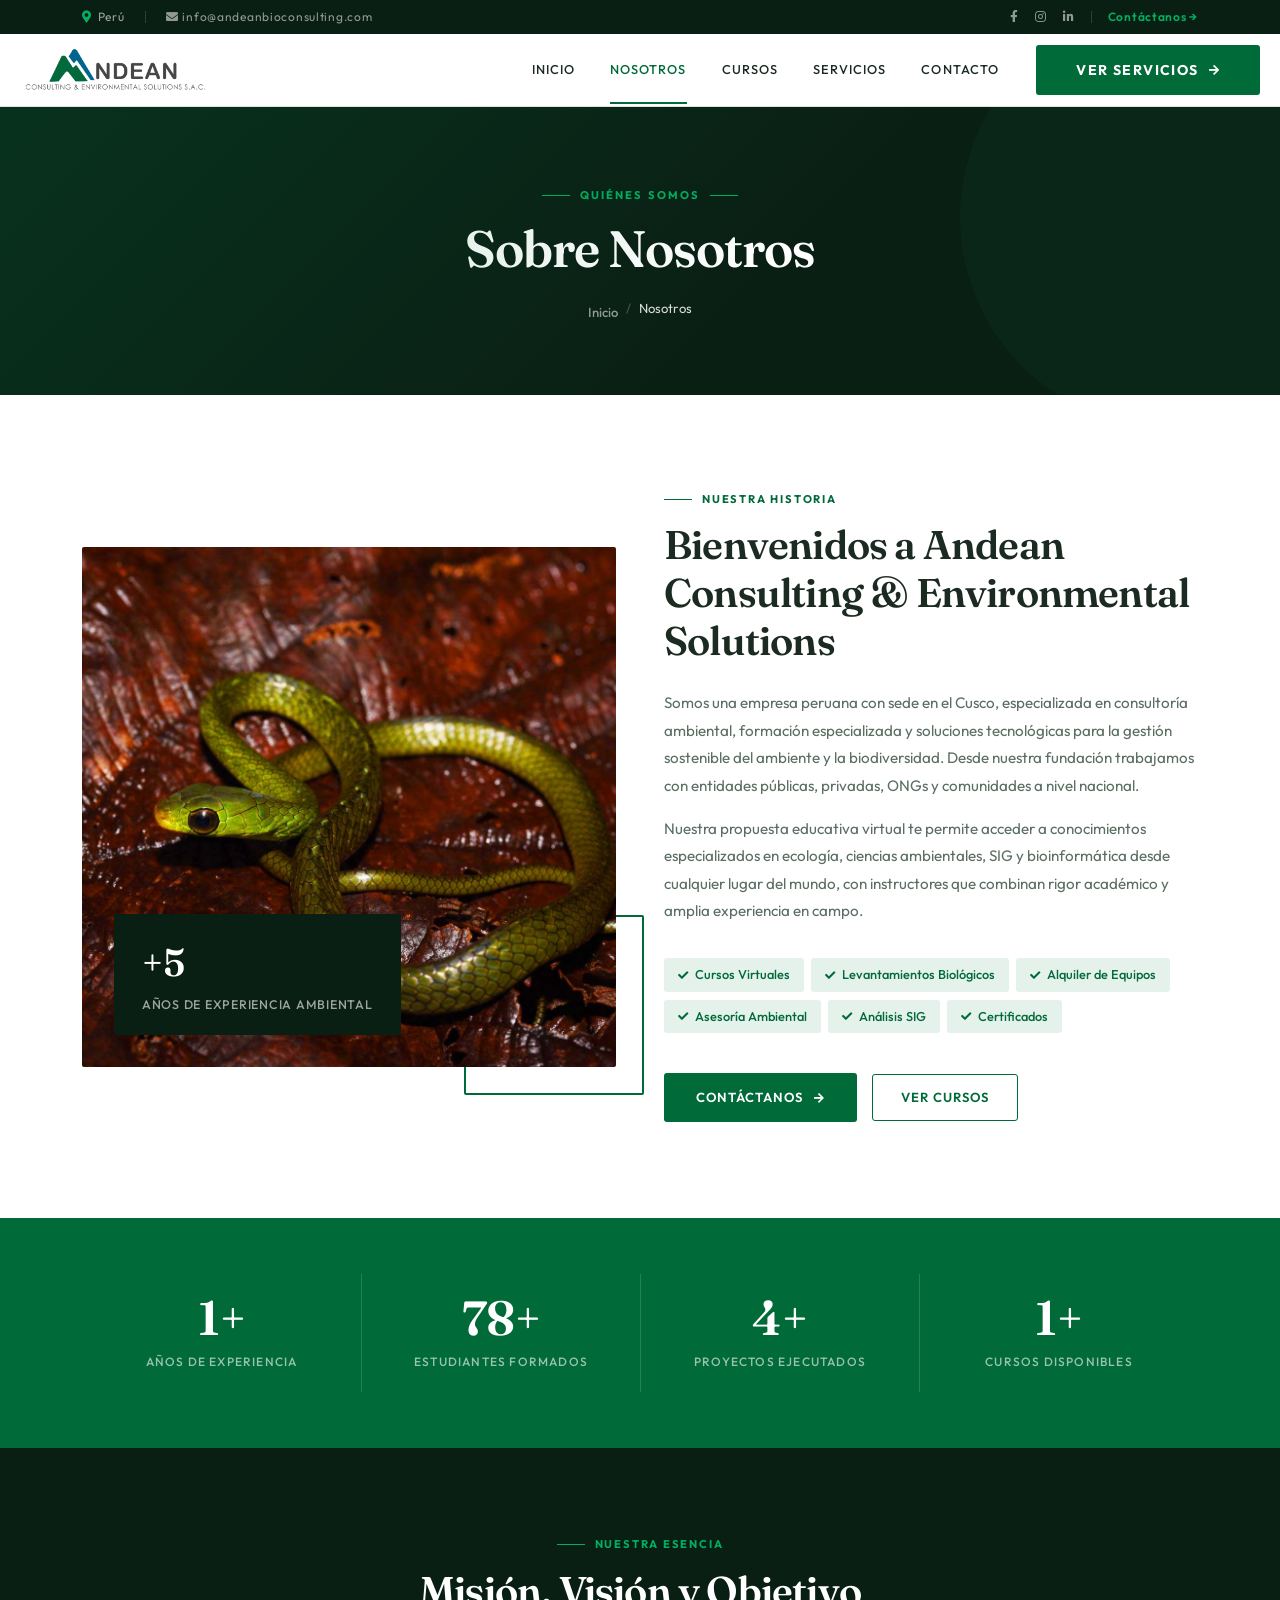
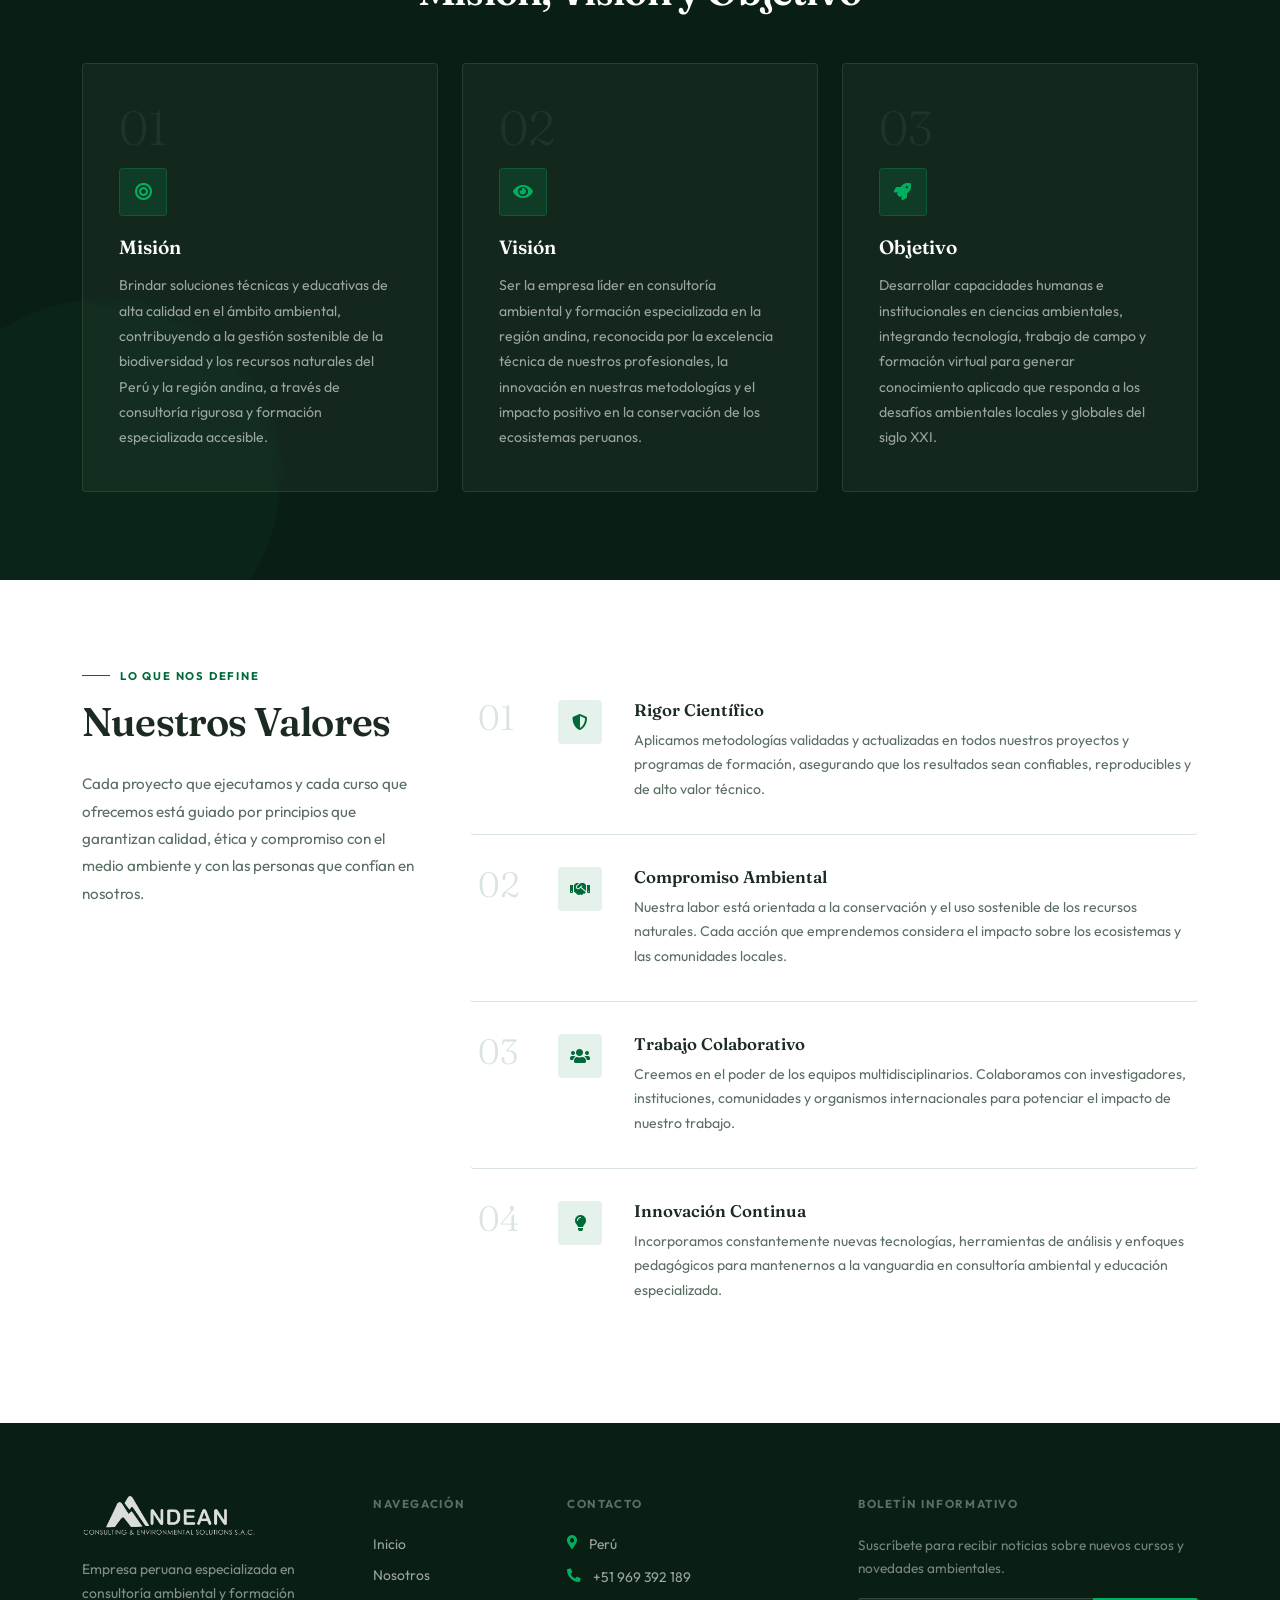
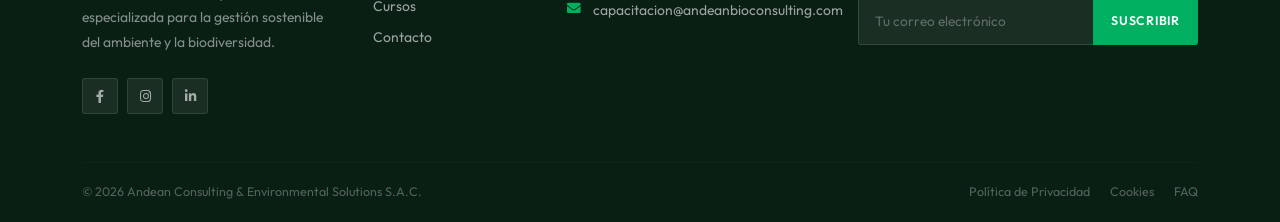
<file: about.html>
<!DOCTYPE html>
<html lang="es">
<head>
<meta charset="utf-8">
<title>Nosotros – Andean Consulting & Environmental Solutions S.A.C.</title>
<meta content="width=device-width, initial-scale=1.0" name="viewport">
<meta content="consultoría ambiental, sobre nosotros, equipo, Perú, Cusco" name="keywords">
<meta content="Conoce a Andean Consulting & Environmental Solutions, empresa peruana especializada en consultoría ambiental y formación especializada." name="description">

<!-- ═══ FAVICON — funciona en PC, móvil y pestaña ═══ -->
<link rel="icon" type="image/png" href="img/Andeanlogoo.png">
<link rel="shortcut icon" type="image/x-icon" href="img/Andeanlogoo.png">
<link rel="apple-touch-icon" href="img/Andeanlogoo.png">
<!-- Si tienes favicon en PNG (recomendado), agrega:
<link rel="icon" type="image/png" sizes="32x32" href="img/favicon-32.png">
<link rel="icon" type="image/png" sizes="16x16" href="img/favicon-16.png">
-->

<!-- ═══ OPEN GRAPH — compartir en WhatsApp, Facebook, etc. ═══ -->
<!-- IMPORTANTE: cambia https://tudominio.com por tu dominio real -->
<meta property="og:type"         content="website">
<meta property="og:url"          content="https://andeanbioconsulting.com//about.html">
<meta property="og:title"        content="Nosotros – Andean Consulting & Environmental Solutions">
<meta property="og:description"  content="Conoce a Andean Consulting, empresa peruana especializada en consultoría ambiental y formación especializada en ecología y biodiversidad.">
<meta property="og:image"        content="https://andeanbioconsulting.com//img/og-preview.jpg">
<meta property="og:image:width"  content="1200">
<meta property="og:image:height" content="630">
<meta property="og:locale"       content="es_PE">
<meta property="og:site_name"    content="Andean Consulting">
<meta name="twitter:card"        content="summary_large_image">
<meta name="twitter:title"       content="Nosotros – Andean Consulting & Environmental Solutions">
<meta name="twitter:description" content="Conoce a Andean Consulting, empresa peruana especializada en consultoría ambiental y formación especializada.">
<meta name="twitter:image"       content="https://andeanbioconsulting.com//img/og-preview.jpg">

<link rel="preconnect" href="https://fonts.googleapis.com">
<link rel="preconnect" href="https://fonts.gstatic.com" crossorigin>
<link href="https://fonts.googleapis.com/css2?family=Fraunces:ital,wght@0,300;0,400;0,600;0,700;1,300;1,400&family=Outfit:wght@300;400;500;600;700&display=swap" rel="stylesheet">
<link href="https://cdnjs.cloudflare.com/ajax/libs/font-awesome/5.10.0/css/all.min.css" rel="stylesheet">
<link href="https://cdn.jsdelivr.net/npm/bootstrap-icons@1.4.1/font/bootstrap-icons.css" rel="stylesheet">
<link href="https://cdn.jsdelivr.net/npm/bootstrap@5.0.0/dist/css/bootstrap.min.css" rel="stylesheet">

<style>
:root{
  --forest:#0a1f14;--green:#006a39;--lime:#00b060;--blue:#00658c;
  --offwhite:#f6f8f4;--border:#d8e4dd;--text:#1c2b22;--muted:#5a6e62;
  --light-green:#e4f2eb;--light-blue:#e3f2f8;
}
*{box-sizing:border-box;margin:0;padding:0}
html{scroll-behavior:smooth}
body{font-family:'Outfit',sans-serif;font-weight:400;color:var(--text);background:#fff;overflow-x:hidden}
h1,h2,h3,h4,h5{font-family:'Fraunces',serif;font-weight:600;color:var(--text)}

#spinner{position:fixed;inset:0;background:#fff;display:flex;align-items:center;justify-content:center;z-index:9999;transition:opacity .5s}
#spinner.hide{opacity:0;pointer-events:none}
.spin-ring{width:44px;height:44px;border:2px solid var(--light-green);border-top-color:var(--green);border-radius:50%;animation:spin .9s linear infinite}
@keyframes spin{to{transform:rotate(360deg)}}

.topbar{background:var(--forest);color:rgba(255,255,255,.6);font-size:.75rem;letter-spacing:.06em;padding:8px 0}
.topbar a{color:rgba(255,255,255,.55);text-decoration:none;transition:color .2s}
.topbar a:hover{color:#fff}
.topbar-inner{display:flex;align-items:center;justify-content:space-between;gap:12px;flex-wrap:wrap}
.topbar-left{display:flex;gap:20px;align-items:center}
.topbar-right{display:flex;gap:16px;align-items:center}
.tb-div{width:1px;height:12px;background:rgba(255,255,255,.15)}

.navbar{background:#fff;border-bottom:1px solid var(--border);padding:0;position:sticky;top:0;z-index:1000;transition:box-shadow .3s}
.navbar.scrolled{box-shadow:0 2px 24px rgba(10,31,20,.1)}
.navbar-brand{padding:14px 24px}
.navbar-brand img{height:44px;object-fit:contain}
.navbar-toggler{border:1px solid #ccc!important;padding:6px 10px;margin-right:16px;border-radius:3px;background:transparent}
.navbar-toggler-icon{background-image:url("data:image/svg+xml,%3csvg xmlns='http://www.w3.org/2000/svg' viewBox='0 0 30 30'%3e%3cpath stroke='%230a1f14' stroke-linecap='round' stroke-miterlimit='10' stroke-width='2' d='M4 7h22M4 15h22M4 23h22'/%3e%3c/svg%3e")}
.nav-link{font-family:'Outfit',sans-serif;font-weight:500;font-size:.8rem;letter-spacing:.08em;text-transform:uppercase;color:var(--text)!important;padding:1.5rem 1.1rem!important;transition:color .2s;position:relative}
.nav-link::after{content:'';position:absolute;bottom:0;left:1.1rem;right:1.1rem;height:2px;background:var(--green);transform:scaleX(0);transition:transform .25s}
.nav-link:hover,.nav-link.active{color:var(--green)!important}
.nav-link:hover::after,.nav-link.active::after{transform:scaleX(1)}
.dropdown-menu{border:1px solid var(--border);border-radius:8px;box-shadow:0 12px 40px rgba(0,0,0,.1);padding:8px 0;margin-top:-1px}
.dropdown-item{font-family:'Outfit',sans-serif;font-size:.82rem;letter-spacing:.04em;padding:10px 20px;color:var(--text);font-weight:500;text-transform:uppercase;transition:background .15s,color .15s}
.dropdown-item:hover{background:var(--light-green);color:var(--green)}
.btn-nav-cta{background:var(--green);color:#fff!important;font-weight:700;font-size:.88rem;letter-spacing:.1em;text-transform:uppercase;text-decoration:none!important;padding:18px 40px!important;margin:8px 20px;border-radius:3px;display:inline-flex;align-items:center;gap:10px;position:relative;overflow:hidden;transition:background .2s,transform .15s;white-space:nowrap;line-height:1}
.btn-nav-cta:hover,.btn-nav-cta:focus{background:var(--forest)!important;color:#fff!important;transform:translateY(-1px);text-decoration:none!important}

.page-header{background:var(--forest);position:relative;overflow:hidden;padding:80px 0 72px}
.page-header::before{content:'';position:absolute;inset:0;background:linear-gradient(135deg,rgba(0,106,57,.25) 0%,transparent 60%)}
.page-header::after{content:'';position:absolute;top:-100px;right:-100px;width:420px;height:420px;border-radius:50%;background:rgba(0,176,96,.05);pointer-events:none}
.ph-eyebrow{display:flex;align-items:center;gap:10px;justify-content:center;margin-bottom:16px}
.ph-eyebrow-line{width:28px;height:1px;background:var(--lime)}
.ph-eyebrow span{font-size:.7rem;font-weight:700;letter-spacing:.18em;text-transform:uppercase;color:var(--lime)}
.page-header h1{font-family:'Fraunces',serif;font-size:clamp(2rem,5vw,3.2rem);font-weight:600;color:#fff;line-height:1.15;letter-spacing:-.02em;margin-bottom:20px}
.breadcrumb-item a{color:rgba(255,255,255,.55);text-decoration:none;font-size:.82rem;font-weight:500;transition:color .2s}
.breadcrumb-item a:hover{color:#fff}
.breadcrumb-item.active{color:rgba(255,255,255,.85);font-size:.82rem}
.breadcrumb-item+.breadcrumb-item::before{color:rgba(255,255,255,.25)}

.section-eyebrow{display:flex;align-items:center;gap:10px;margin-bottom:14px}
.section-eyebrow-line{width:28px;height:1px;background:var(--green);flex-shrink:0}
.section-eyebrow span{font-family:'Outfit',sans-serif;font-size:.7rem;font-weight:700;letter-spacing:.16em;text-transform:uppercase;color:var(--green)}
.section-title{font-family:'Fraunces',serif;font-weight:600;font-size:clamp(1.6rem,4vw,2.5rem);line-height:1.2;letter-spacing:-.02em}

.about-section{padding:96px 0}
.about-img-outer{position:relative}
.about-img-wrap{border-radius:2px;overflow:hidden;height:520px}
.about-img-wrap img{width:100%;height:100%;object-fit:cover;transition:transform .6s ease}
.about-img-wrap:hover img{transform:scale(1.03)}
.about-accent{position:absolute;bottom:-28px;right:-28px;width:180px;height:180px;border:2px solid var(--green);border-radius:2px;z-index:-1}
.about-badge{position:absolute;bottom:32px;left:32px;background:var(--forest);color:#fff;padding:20px 28px;border-radius:2px}
.about-badge-num{font-family:'Fraunces',serif;font-size:2.4rem;font-weight:600;color:#fff;display:block;margin-bottom:4px}
.about-badge-text{font-size:.78rem;font-weight:500;letter-spacing:.06em;text-transform:uppercase;color:rgba(255,255,255,.6);display:block}
.about-tag{display:inline-flex;align-items:center;gap:7px;background:var(--light-green);border-radius:3px;padding:7px 14px;font-size:.8rem;font-weight:500;color:var(--green);margin:4px 4px 4px 0}
.about-tag i{font-size:.65rem}
.btn-primary-custom{display:inline-flex;align-items:center;gap:10px;background:var(--green);color:#fff;font-weight:600;font-size:.82rem;letter-spacing:.08em;padding:15px 32px;border-radius:3px;border:none;text-decoration:none;transition:background .2s,transform .15s;text-transform:uppercase}
.btn-primary-custom:hover{background:var(--forest);color:#fff;transform:translateY(-2px)}
.btn-outline-custom{display:inline-flex;align-items:center;gap:10px;background:transparent;color:var(--green);font-weight:600;font-size:.82rem;letter-spacing:.08em;padding:13px 28px;border-radius:3px;border:1px solid var(--green);text-decoration:none;transition:background .2s,color .2s,transform .15s;text-transform:uppercase;margin-left:12px}
.btn-outline-custom:hover{background:var(--green);color:#fff;transform:translateY(-2px)}

.mv-section{padding:88px 0;background:var(--forest);position:relative;overflow:hidden}
.mv-section::before{content:'';position:absolute;bottom:-80px;left:-80px;width:360px;height:360px;border-radius:50%;background:rgba(0,176,96,.04);pointer-events:none}
.mv-card{border:1px solid rgba(255,255,255,.1);border-radius:4px;padding:40px 36px;background:rgba(255,255,255,.04);backdrop-filter:blur(6px);height:100%;transition:border-color .3s,background .3s}
.mv-card:hover{border-color:rgba(0,176,96,.35);background:rgba(255,255,255,.07)}
.mv-num{font-family:'Fraunces',serif;font-size:3rem;font-weight:300;color:rgba(255,255,255,.06);line-height:1;margin-bottom:16px}
.mv-icon{width:48px;height:48px;border-radius:4px;background:rgba(0,176,96,.15);border:1px solid rgba(0,176,96,.25);display:flex;align-items:center;justify-content:center;margin-bottom:20px}
.mv-icon i{font-size:1.1rem;color:var(--lime)}
.mv-card h4{font-family:'Fraunces',serif;font-size:1.2rem;font-weight:600;color:#fff;margin-bottom:14px}
.mv-card p{font-size:.88rem;color:rgba(255,255,255,.58);line-height:1.8;margin:0}

.values-section{padding:88px 0;background:#fff}
.value-row{border-bottom:1px solid var(--border);padding:32px 0;display:flex;gap:32px;align-items:flex-start;transition:background .2s;border-radius:4px}
.value-row:last-child{border-bottom:none}
.value-row:hover{background:var(--offwhite)}
.val-num{font-family:'Fraunces',serif;font-size:2.2rem;font-weight:300;color:var(--border);line-height:1;flex-shrink:0;width:56px;padding-left:8px}
.val-icon{width:44px;height:44px;border-radius:4px;background:var(--light-green);display:flex;align-items:center;justify-content:center;flex-shrink:0}
.val-icon i{color:var(--green);font-size:1rem}
.val-body h5{font-family:'Fraunces',serif;font-size:1.05rem;font-weight:600;color:var(--text);margin-bottom:8px}
.val-body p{font-size:.88rem;color:var(--muted);line-height:1.75;margin:0}

.stats-band{background:var(--green);padding:56px 0}
.stat-item{text-align:center;padding:20px 16px}
.stat-item+.stat-item{border-left:1px solid rgba(255,255,255,.15)}
.stat-num{font-family:'Fraunces',serif;font-size:3rem;font-weight:600;color:#fff;line-height:1;display:block;margin-bottom:6px}
.stat-label{font-size:.75rem;font-weight:500;letter-spacing:.1em;text-transform:uppercase;color:rgba(255,255,255,.6)}

.footer{background:var(--forest);padding:72px 0 0}
.footer-brand img{height:42px;filter:brightness(0) invert(1);opacity:.85;margin-bottom:20px}
.footer-desc{font-size:.87rem;color:rgba(255,255,255,.5);line-height:1.75;max-width:300px}
.footer-heading{font-family:'Outfit',sans-serif;font-size:.72rem;font-weight:700;letter-spacing:.14em;text-transform:uppercase;color:rgba(255,255,255,.35);margin-bottom:22px}
.footer-link{display:block;font-size:.87rem;color:rgba(255,255,255,.6);text-decoration:none;margin-bottom:10px;transition:color .2s}
.footer-link:hover{color:#fff}
.footer-cr{display:flex;align-items:flex-start;gap:12px;margin-bottom:12px}
.footer-cr i{color:var(--lime);margin-top:2px;flex-shrink:0;font-size:.85rem}
.footer-cr span{font-size:.87rem;color:rgba(255,255,255,.6);line-height:1.5}
.social-link{width:36px;height:36px;border-radius:3px;background:rgba(255,255,255,.07);border:1px solid rgba(255,255,255,.1);color:rgba(255,255,255,.6);display:inline-flex;align-items:center;justify-content:center;font-size:.82rem;text-decoration:none;transition:background .2s,color .2s,border-color .2s;margin-right:6px}
.social-link:hover{background:var(--lime);border-color:var(--lime);color:#fff}
.newsletter-row{display:flex;gap:0;margin-top:6px}
.newsletter-row input{flex:1;background:rgba(255,255,255,.07);border:1px solid rgba(255,255,255,.12);border-right:none;color:#fff;padding:12px 16px;font-size:.85rem;border-radius:3px 0 0 3px;outline:none;font-family:'Outfit',sans-serif}
.newsletter-row input::placeholder{color:rgba(255,255,255,.3)}
.newsletter-row button{background:var(--lime);border:none;color:#fff;padding:12px 18px;font-size:.78rem;font-weight:600;font-family:'Outfit',sans-serif;letter-spacing:.06em;text-transform:uppercase;border-radius:0 3px 3px 0;cursor:pointer;transition:background .2s}
.newsletter-row button:hover{background:#009950}
.footer-divider{border-color:rgba(255,255,255,.08);margin:48px 0 0}
.footer-bottom{padding:20px 0;font-size:.78rem;color:rgba(255,255,255,.3);display:flex;justify-content:space-between;align-items:center;flex-wrap:wrap;gap:10px}
.footer-bottom a{color:rgba(255,255,255,.3);text-decoration:none;transition:color .2s}
.footer-bottom a:hover{color:rgba(255,255,255,.7)}
.footer-bottom-links{display:flex;gap:20px;flex-wrap:wrap}

.back-top{position:fixed;bottom:28px;right:28px;width:44px;height:44px;background:var(--green);color:#fff;border-radius:3px;display:flex;align-items:center;justify-content:center;font-size:1rem;text-decoration:none;opacity:0;pointer-events:none;transition:opacity .3s,transform .2s;z-index:999;box-shadow:0 4px 20px rgba(0,0,0,.2)}
.back-top.show{opacity:1;pointer-events:all}
.back-top:hover{transform:translateY(-3px);color:#fff}

.fade-up{opacity:0;transform:translateY(36px);transition:opacity .6s ease,transform .6s ease}
.fade-up.visible{opacity:1;transform:none}
.d1{transition-delay:.1s}.d2{transition-delay:.2s}.d3{transition-delay:.3s}.d4{transition-delay:.4s}

@media(max-width:992px){
  .about-section{padding:64px 0}
  .about-img-wrap{height:320px;margin-bottom:56px}
  .about-accent{display:none}
  .navbar-collapse{background:#fff;border-top:1px solid var(--border);padding:8px 16px 20px}
  .nav-link{padding:.75rem .5rem!important;font-size:.9rem}
  .btn-nav-cta{display:none!important}
  .footer-bottom{flex-direction:column;text-align:center}
  .footer-bottom-links{justify-content:center}
  .stat-item+.stat-item{border-left:none;border-top:1px solid rgba(255,255,255,.12)}
  .mv-section{padding:64px 0}
  .values-section{padding:64px 0}
  .value-row{flex-direction:column;gap:16px}
  .val-num{font-size:1.6rem}
}
@media(max-width:576px){
  .btn-outline-custom{margin-left:0;margin-top:10px}
}
</style>
</head>
<body>

<div id="spinner"><div class="spin-ring"></div></div>

<!-- TOPBAR -->
<div class="topbar">
  <div class="container">
    <div class="topbar-inner">
      <div class="topbar-left">
        <span><i class="fas fa-map-marker-alt" style="color:var(--lime);margin-right:6px"></i>Perú</span>
        <div class="tb-div"></div>
        <a href="mailto:capacitacion@andeanbioconsulting.com"><i class="fas fa-envelope" style="margin-right:4px"></i>info@andeanbioconsulting.com</a>
      </div>
      <div class="topbar-right">
        <a href="#"><i class="fab fa-facebook-f"></i></a>
        <a href="#"><i class="fab fa-instagram"></i></a>
        <a href="#"><i class="fab fa-linkedin-in"></i></a>
        <div class="tb-div"></div>
        <a href="contact.html" style="color:var(--lime);font-weight:600">Contáctanos →</a>
      </div>
    </div>
  </div>
</div>

<!-- NAVBAR -->
<nav class="navbar navbar-expand-lg" id="mainNav">
  <a href="index.html" class="navbar-brand">
    <img src="img/Andeanlogo.png" alt="Andean Consulting">
  </a>
  <button class="navbar-toggler" data-bs-toggle="collapse" data-bs-target="#navCollapse" aria-label="Menú">
    <span class="navbar-toggler-icon"></span>
  </button>
  <div class="collapse navbar-collapse" id="navCollapse">
    <div class="navbar-nav ms-auto p-3 p-lg-0">
      <a href="index.html" class="nav-item nav-link">Inicio</a>
      <a href="about.html" class="nav-item nav-link active">Nosotros</a>
      <a href="courses.html" class="nav-item nav-link">Cursos</a>
      <div class="nav-item dropdown">
        <a href="#" class="nav-link dropdown-toggle" data-bs-toggle="dropdown">Servicios</a>
        <div class="dropdown-menu">
          <a href="consultoria.html" class="dropdown-item">Consultoria & equipos</a>
          <a href="alumnos.html" class="dropdown-item">Alumnos</a>
        </div>
      </div>
      <a href="contact.html" class="nav-item nav-link">Contacto</a>
    </div>
    <a href="index.html#especialidades" class="btn-nav-cta d-none d-lg-flex">
      Ver Servicios <i class="fas fa-arrow-right" style="font-size:.72rem"></i>
    </a>
  </div>
</nav>

<!-- PAGE HEADER -->
<div class="page-header">
  <div class="container">
    <div class="text-center">
      <div class="ph-eyebrow">
        <div class="ph-eyebrow-line"></div>
        <span>Quiénes Somos</span>
        <div class="ph-eyebrow-line"></div>
      </div>
      <h1>Sobre Nosotros</h1>
      <nav aria-label="breadcrumb">
        <ol class="breadcrumb justify-content-center mb-0">
          <li class="breadcrumb-item"><a href="index.html">Inicio</a></li>
          <li class="breadcrumb-item active" aria-current="page">Nosotros</li>
        </ol>
      </nav>
    </div>
  </div>
</div>

<!-- ABOUT SECTION -->
<div class="about-section">
  <div class="container">
    <div class="row g-5 align-items-center">
      <div class="col-lg-6 fade-up">
        <div class="about-img-outer">
          <div class="about-img-wrap"><img src="img/nosotros.jpg" alt="Andean Consulting – Trabajo de campo"></div>
          <div class="about-accent"></div>
          <div class="about-badge">
            <span class="about-badge-num">+5</span>
            <span class="about-badge-text">Años de Experiencia Ambiental</span>
          </div>
        </div>
      </div>
      <div class="col-lg-6 fade-up d2">
        <div class="section-eyebrow"><div class="section-eyebrow-line"></div><span>Nuestra Historia</span></div>
        <h2 class="section-title mb-4">Bienvenidos a Andean Consulting &amp; Environmental Solutions</h2>
        <p style="font-size:.95rem;line-height:1.8;margin-bottom:16px;color:var(--muted)">Somos una empresa peruana con sede en el Cusco, especializada en consultoría ambiental, formación especializada y soluciones tecnológicas para la gestión sostenible del ambiente y la biodiversidad. Desde nuestra fundación trabajamos con entidades públicas, privadas, ONGs y comunidades a nivel nacional.</p>
        <p style="font-size:.95rem;line-height:1.8;margin-bottom:30px;color:var(--muted)">Nuestra propuesta educativa virtual te permite acceder a conocimientos especializados en ecología, ciencias ambientales, SIG y bioinformática desde cualquier lugar del mundo, con instructores que combinan rigor académico y amplia experiencia en campo.</p>
        <div style="margin-bottom:36px">
          <span class="about-tag"><i class="fas fa-check"></i> Cursos Virtuales</span>
          <span class="about-tag"><i class="fas fa-check"></i> Levantamientos Biológicos</span>
          <span class="about-tag"><i class="fas fa-check"></i> Alquiler de Equipos</span>
          <span class="about-tag"><i class="fas fa-check"></i> Asesoría Ambiental</span>
          <span class="about-tag"><i class="fas fa-check"></i> Análisis SIG</span>
          <span class="about-tag"><i class="fas fa-check"></i> Certificados</span>
        </div>
        <a href="contact.html" class="btn-primary-custom">Contáctanos <i class="fas fa-arrow-right" style="font-size:.7rem"></i></a>
        <a href="courses.html" class="btn-outline-custom">Ver Cursos</a>
      </div>
    </div>
  </div>
</div>

<!-- STATS -->
<div class="stats-band">
  <div class="container">
    <div class="row g-0">
      <div class="col-6 col-md-3 stat-item fade-up"><span class="stat-num counter-val" data-target="5">0</span><span class="stat-label">Años de experiencia</span></div>
      <div class="col-6 col-md-3 stat-item fade-up d1"><span class="stat-num counter-val" data-target="200">0</span><span class="stat-label">Estudiantes formados</span></div>
      <div class="col-6 col-md-3 stat-item fade-up d2"><span class="stat-num counter-val" data-target="12">0</span><span class="stat-label">Proyectos ejecutados</span></div>
      <div class="col-6 col-md-3 stat-item fade-up d3"><span class="stat-num counter-val" data-target="3">0</span><span class="stat-label">Cursos disponibles</span></div>
    </div>
  </div>
</div>

<!-- MISIÓN / VISIÓN / OBJETIVO -->
<div class="mv-section">
  <div class="container">
    <div class="text-center mb-5 fade-up">
      <div class="section-eyebrow justify-content-center"><div class="section-eyebrow-line" style="background:var(--lime)"></div><span style="color:var(--lime)">Nuestra Esencia</span></div>
      <h2 class="section-title" style="color:#fff">Misión, Visión y Objetivo</h2>
    </div>
    <div class="row g-4">
      <div class="col-lg-4 fade-up d1">
        <div class="mv-card">
          <div class="mv-num">01</div>
          <div class="mv-icon"><i class="fas fa-bullseye"></i></div>
          <h4>Misión</h4>
          <p>Brindar soluciones técnicas y educativas de alta calidad en el ámbito ambiental, contribuyendo a la gestión sostenible de la biodiversidad y los recursos naturales del Perú y la región andina, a través de consultoría rigurosa y formación especializada accesible.</p>
        </div>
      </div>
      <div class="col-lg-4 fade-up d2">
        <div class="mv-card">
          <div class="mv-num">02</div>
          <div class="mv-icon"><i class="fas fa-eye"></i></div>
          <h4>Visión</h4>
          <p>Ser la empresa líder en consultoría ambiental y formación especializada en la región andina, reconocida por la excelencia técnica de nuestros profesionales, la innovación en nuestras metodologías y el impacto positivo en la conservación de los ecosistemas peruanos.</p>
        </div>
      </div>
      <div class="col-lg-4 fade-up d3">
        <div class="mv-card">
          <div class="mv-num">03</div>
          <div class="mv-icon"><i class="fas fa-rocket"></i></div>
          <h4>Objetivo</h4>
          <p>Desarrollar capacidades humanas e institucionales en ciencias ambientales, integrando tecnología, trabajo de campo y formación virtual para generar conocimiento aplicado que responda a los desafíos ambientales locales y globales del siglo XXI.</p>
        </div>
      </div>
    </div>
  </div>
</div>

<!-- VALORES -->
<div class="values-section">
  <div class="container">
    <div class="row g-5 align-items-start">
      <div class="col-lg-4 fade-up">
        <div class="section-eyebrow"><div class="section-eyebrow-line"></div><span>Lo Que Nos Define</span></div>
        <h2 class="section-title mb-4">Nuestros Valores</h2>
        <p style="font-size:.95rem;line-height:1.8;color:var(--muted)">Cada proyecto que ejecutamos y cada curso que ofrecemos está guiado por principios que garantizan calidad, ética y compromiso con el medio ambiente y con las personas que confían en nosotros.</p>
      </div>
      <div class="col-lg-8 fade-up d2">
        <div class="value-row">
          <div class="val-num">01</div>
          <div class="val-icon"><i class="fas fa-shield-alt"></i></div>
          <div class="val-body"><h5>Rigor Científico</h5><p>Aplicamos metodologías validadas y actualizadas en todos nuestros proyectos y programas de formación, asegurando que los resultados sean confiables, reproducibles y de alto valor técnico.</p></div>
        </div>
        <div class="value-row">
          <div class="val-num">02</div>
          <div class="val-icon"><i class="fas fa-handshake"></i></div>
          <div class="val-body"><h5>Compromiso Ambiental</h5><p>Nuestra labor está orientada a la conservación y el uso sostenible de los recursos naturales. Cada acción que emprendemos considera el impacto sobre los ecosistemas y las comunidades locales.</p></div>
        </div>
        <div class="value-row">
          <div class="val-num">03</div>
          <div class="val-icon"><i class="fas fa-users"></i></div>
          <div class="val-body"><h5>Trabajo Colaborativo</h5><p>Creemos en el poder de los equipos multidisciplinarios. Colaboramos con investigadores, instituciones, comunidades y organismos internacionales para potenciar el impacto de nuestro trabajo.</p></div>
        </div>
        <div class="value-row">
          <div class="val-num">04</div>
          <div class="val-icon"><i class="fas fa-lightbulb"></i></div>
          <div class="val-body"><h5>Innovación Continua</h5><p>Incorporamos constantemente nuevas tecnologías, herramientas de análisis y enfoques pedagógicos para mantenernos a la vanguardia en consultoría ambiental y educación especializada.</p></div>
        </div>
      </div>
    </div>
  </div>
</div>

<!-- FOOTER -->
<footer class="footer">
  <div class="container">
    <div class="row g-5">
      <div class="col-lg-3 col-md-6">
        <div class="footer-brand"><img src="img/Andeanlogo.png" alt="Andean Consulting"></div>
        <p class="footer-desc">Empresa peruana especializada en consultoría ambiental y formación especializada para la gestión sostenible del ambiente y la biodiversidad.</p>
        <div style="margin-top:24px">
          <a class="social-link" href="#"><i class="fab fa-facebook-f"></i></a>
          <a class="social-link" href="#"><i class="fab fa-instagram"></i></a>
          <a class="social-link" href="#"><i class="fab fa-linkedin-in"></i></a>
        </div>
      </div>
      <div class="col-lg-2 col-md-6">
        <div class="footer-heading">Navegación</div>
        <a class="footer-link" href="index.html">Inicio</a>
        <a class="footer-link" href="about.html">Nosotros</a>
        <a class="footer-link" href="courses.html">Cursos</a>
        <a class="footer-link" href="contact.html">Contacto</a>
      </div>
      <div class="col-lg-3 col-md-6">
        <div class="footer-heading">Contacto</div>
        <div class="footer-cr"><i class="fas fa-map-marker-alt"></i><span>Perú</span></div>
        <div class="footer-cr"><i class="fas fa-phone-alt"></i><span>+51 969 392 189</span></div>
        <div class="footer-cr"><i class="fas fa-envelope"></i><span>capacitacion@andeanbioconsulting.com</span></div>
      </div>
      <div class="col-lg-4 col-md-6">
        <div class="footer-heading">Boletín Informativo</div>
        <p style="font-size:.85rem;color:rgba(255,255,255,.45);margin-bottom:18px;line-height:1.7">Suscríbete para recibir noticias sobre nuevos cursos y novedades ambientales.</p>
        <div class="newsletter-row">
          <input type="email" placeholder="Tu correo electrónico">
          <button type="button">Suscribir</button>
        </div>
      </div>
    </div>
    <hr class="footer-divider">
    <div class="footer-bottom">
      <span>&copy; 2026 Andean Consulting &amp; Environmental Solutions S.A.C.</span>
      <div class="footer-bottom-links"><a href="#">Política de Privacidad</a><a href="#">Cookies</a><a href="#">FAQ</a></div>
    </div>
  </div>
</footer>

<a href="#" class="back-top" id="backTop"><i class="bi bi-arrow-up"></i></a>

<script src="https://cdn.jsdelivr.net/npm/bootstrap@5.0.0/dist/js/bootstrap.bundle.min.js"></script>
<script>
window.addEventListener('load',()=>{const s=document.getElementById('spinner');s.classList.add('hide');setTimeout(()=>s.remove(),600)});
const mNav=document.getElementById('mainNav');
window.addEventListener('scroll',()=>mNav.classList.toggle('scrolled',scrollY>20),{passive:true});
const fo=new IntersectionObserver(ee=>{ee.forEach(e=>{if(e.isIntersecting){e.target.classList.add('visible');fo.unobserve(e.target)}})},{threshold:.1,rootMargin:'0px 0px -36px 0px'});
document.querySelectorAll('.fade-up').forEach(el=>fo.observe(el));
function runC(el){const t=+el.dataset.target,inc=t/112;let c=0;const ti=setInterval(()=>{c=Math.min(c+inc,t);el.textContent=Math.floor(c)+'+';if(c>=t)clearInterval(ti)},16)}
const co=new IntersectionObserver(ee=>{ee.forEach(e=>{if(e.isIntersecting){runC(e.target);co.unobserve(e.target)}})},{threshold:.5});
document.querySelectorAll('.counter-val').forEach(el=>co.observe(el));
const bt=document.getElementById('backTop');
window.addEventListener('scroll',()=>bt.classList.toggle('show',scrollY>300),{passive:true});
bt.addEventListener('click',e=>{e.preventDefault();scrollTo({top:0,behavior:'smooth'})});
</script>
</body>
</html>
</file>
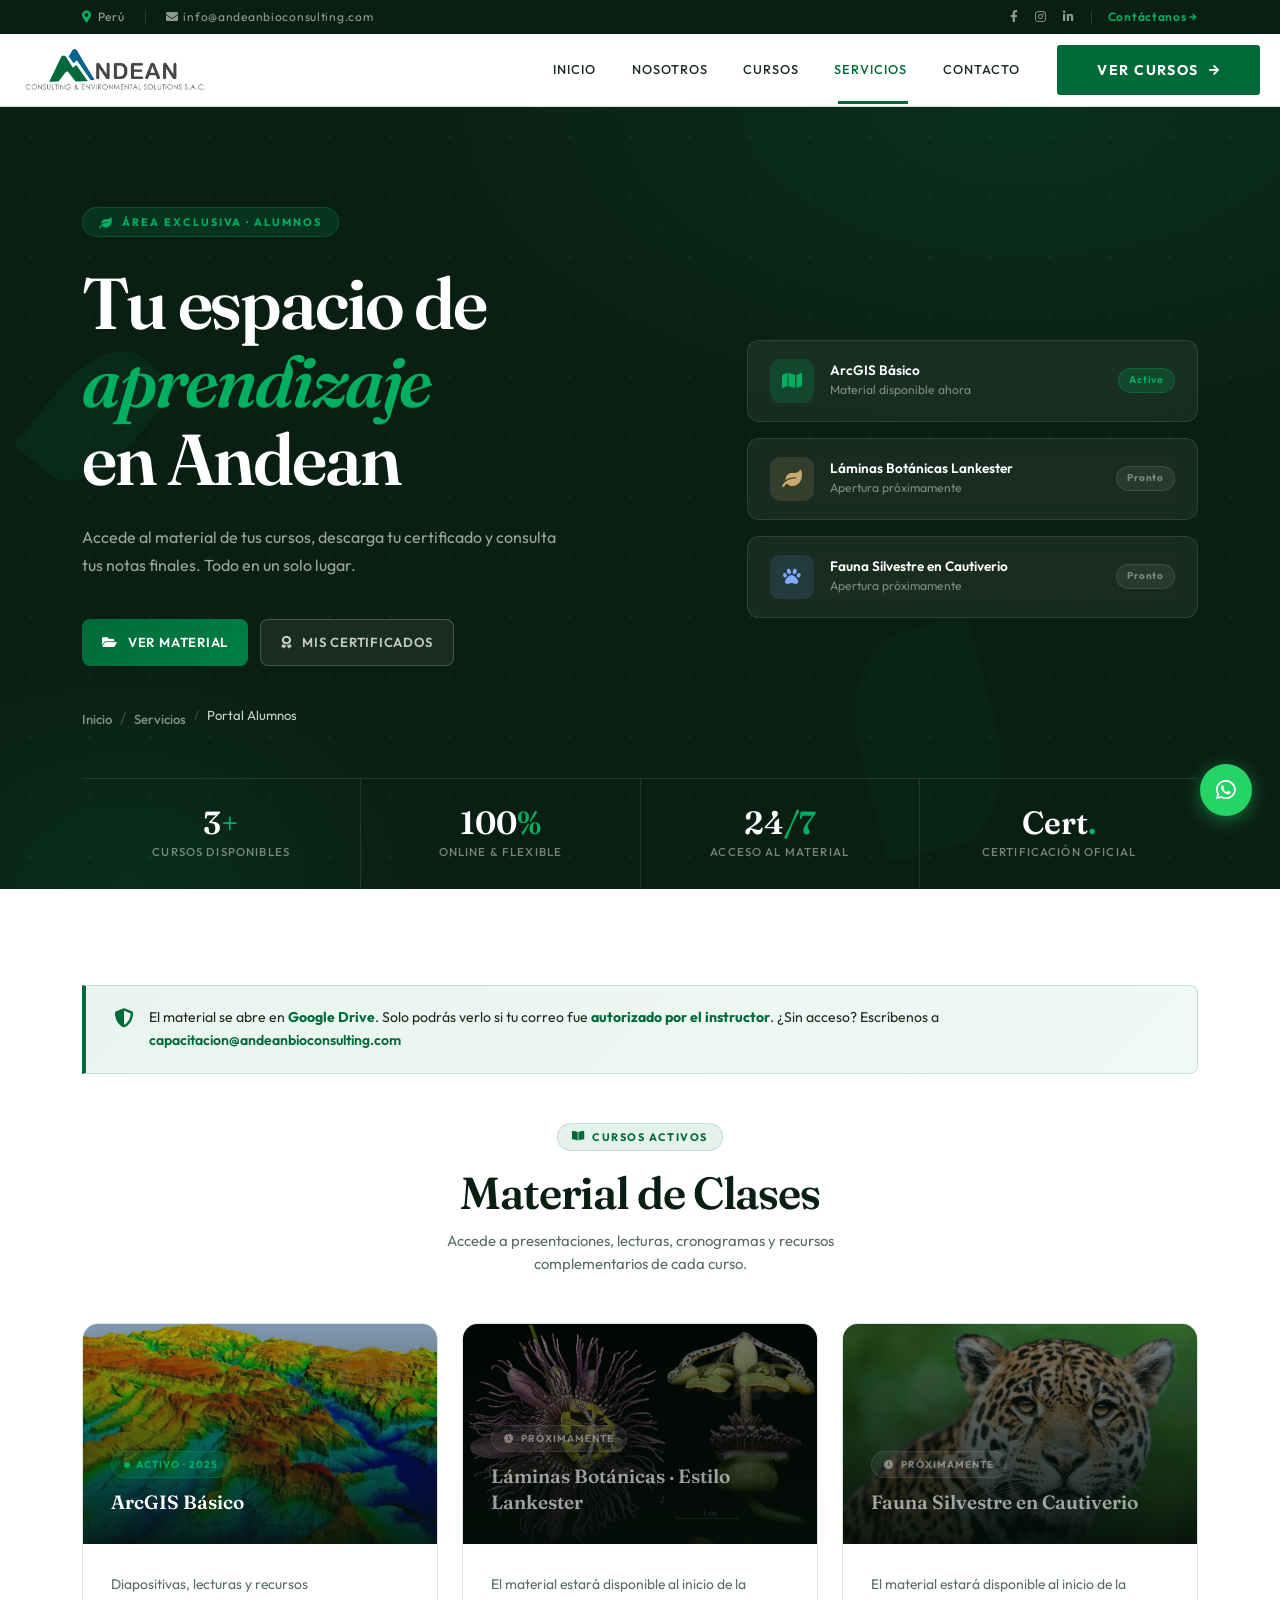
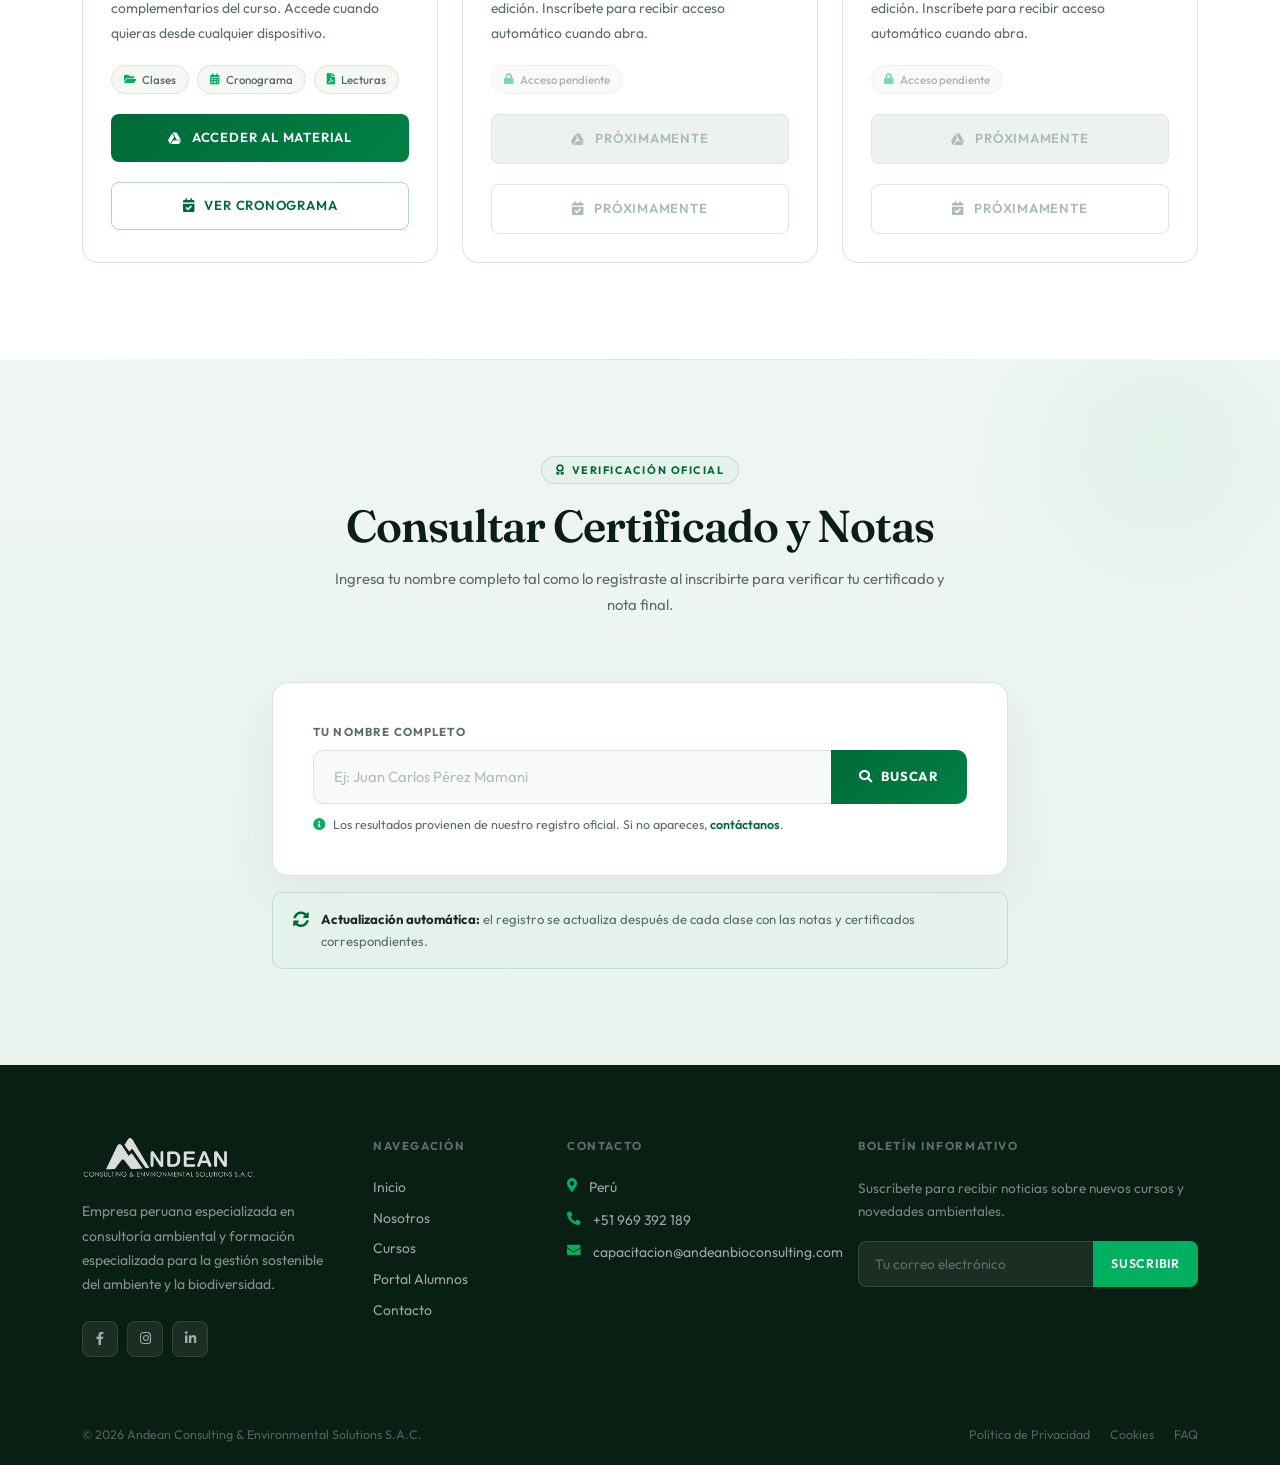
<file: alumnos.html>
<!DOCTYPE html>
<html lang="es">
<head>
<meta charset="utf-8">
<title>Portal Alumnos – Andean Consulting & Environmental Solutions S.A.C.</title>
<meta content="width=device-width, initial-scale=1.0" name="viewport">
<meta content="portal alumnos, certificados, material de cursos, Andean Consulting" name="keywords">
<meta content="Accede al material de tus cursos y consulta tus certificados y notas." name="description">

<link rel="icon" type="image/x-icon" href="img/favicon.ico">
<link rel="shortcut icon" type="image/x-icon" href="img/favicon.ico">
<link rel="apple-touch-icon" href="img/favicon.ico">

<link rel="preconnect" href="https://fonts.googleapis.com">
<link rel="preconnect" href="https://fonts.gstatic.com" crossorigin>
<link href="https://fonts.googleapis.com/css2?family=Fraunces:ital,opsz,wght@0,9..144,300;0,9..144,400;0,9..144,600;0,9..144,700;1,9..144,300;1,9..144,400&family=Outfit:wght@300;400;500;600;700&display=swap" rel="stylesheet">
<link href="https://cdnjs.cloudflare.com/ajax/libs/font-awesome/5.10.0/css/all.min.css" rel="stylesheet">
<link href="https://cdn.jsdelivr.net/npm/bootstrap-icons@1.4.1/font/bootstrap-icons.css" rel="stylesheet">
<link href="https://cdn.jsdelivr.net/npm/bootstrap@5.0.0/dist/css/bootstrap.min.css" rel="stylesheet">

<style>
:root{
  --forest:#0a1f14;
  --green:#006a39;
  --lime:#00b060;
  --offwhite:#f6f8f4;
  --border:#d8e4dd;
  --text:#1c2b22;
  --muted:#5a6e62;
  --light-green:#e4f2eb;
  --wa:#25D366;
  --gold:#c8a96e;
}

*{box-sizing:border-box;margin:0;padding:0}
html{scroll-behavior:smooth}
body{font-family:'Outfit',sans-serif;font-weight:400;color:var(--text);background:#fff;overflow-x:hidden}
h1,h2,h3,h4,h5{font-family:'Fraunces',serif;font-weight:600;color:var(--text)}

/* SPINNER */
#spinner{position:fixed;inset:0;background:#fff;display:flex;align-items:center;justify-content:center;z-index:9999;transition:opacity .5s}
#spinner.hide{opacity:0;pointer-events:none}
.spin-ring{width:44px;height:44px;border:2px solid var(--light-green);border-top-color:var(--green);border-radius:50%;animation:spin .9s linear infinite}
@keyframes spin{to{transform:rotate(360deg)}}

/* TOPBAR */
.topbar{background:var(--forest);color:rgba(255,255,255,.6);font-size:.75rem;letter-spacing:.06em;padding:8px 0}
.topbar a{color:rgba(255,255,255,.55);text-decoration:none;transition:color .2s}
.topbar a:hover{color:#fff}
.topbar-inner{display:flex;align-items:center;justify-content:space-between;gap:12px;flex-wrap:wrap}
.topbar-left{display:flex;gap:20px;align-items:center}
.topbar-right{display:flex;gap:16px;align-items:center}
.tb-div{width:1px;height:12px;background:rgba(255,255,255,.15)}

/* NAVBAR */
.navbar{background:#fff;border-bottom:1px solid var(--border);padding:0;position:sticky;top:0;z-index:1000;transition:box-shadow .3s}
.navbar.scrolled{box-shadow:0 2px 24px rgba(10,31,20,.1)}
.navbar-brand{padding:14px 24px}
.navbar-brand img{height:44px;object-fit:contain}
.navbar-toggler{border:1px solid #ccc!important;padding:6px 10px;margin-right:16px;border-radius:3px;background:transparent}
.navbar-toggler-icon{background-image:url("data:image/svg+xml,%3csvg xmlns='http://www.w3.org/2000/svg' viewBox='0 0 30 30'%3e%3cpath stroke='%230a1f14' stroke-linecap='round' stroke-miterlimit='10' stroke-width='2' d='M4 7h22M4 15h22M4 23h22'/%3e%3c/svg%3e")}
.nav-link{font-family:'Outfit',sans-serif;font-weight:500;font-size:.8rem;letter-spacing:.08em;text-transform:uppercase;color:var(--text)!important;padding:1.5rem 1.1rem!important;transition:color .2s;position:relative}
.nav-link::after{content:'';position:absolute;bottom:0;left:1.1rem;right:1.1rem;height:2px;background:var(--green);transform:scaleX(0);transition:transform .25s}
.nav-link:hover,.nav-link.active{color:var(--green)!important}
.nav-link:hover::after,.nav-link.active::after{transform:scaleX(1)}
.dropdown-menu{border:1px solid var(--border);border-radius:8px;box-shadow:0 12px 40px rgba(0,0,0,.1);padding:8px 0;margin-top:-1px}
.dropdown-item{font-family:'Outfit',sans-serif;font-size:.82rem;letter-spacing:.04em;padding:10px 20px;color:var(--text);font-weight:500;text-transform:uppercase;transition:background .15s,color .15s}
.dropdown-item:hover{background:var(--light-green);color:var(--green)}
.btn-nav-cta{background:var(--green);color:#fff!important;font-weight:700;font-size:.88rem;letter-spacing:.1em;text-transform:uppercase;text-decoration:none!important;padding:18px 40px!important;margin:8px 20px;border-radius:3px;display:inline-flex;align-items:center;gap:10px;position:relative;overflow:hidden;transition:background .2s,transform .15s;white-space:nowrap;line-height:1}
.btn-nav-cta:hover{background:var(--forest)!important;color:#fff!important;transform:translateY(-1px)}

/* =====================
   HERO PORTAL — RENOVADO
   ===================== */
.portal-hero{
  background:var(--forest);
  position:relative;
  overflow:hidden;
  padding:100px 0 0;
}
.portal-hero::before{
  content:'';
  position:absolute;
  inset:0;
  background:
    radial-gradient(ellipse 70% 60% at 80% 0%, rgba(0,176,96,.12) 0%, transparent 70%),
    radial-gradient(ellipse 40% 50% at 10% 100%, rgba(0,106,57,.2) 0%, transparent 60%);
}
/* botanical SVG pattern overlay */
.hero-pattern{
  position:absolute;
  inset:0;
  opacity:.04;
  background-image:url("data:image/svg+xml,%3Csvg xmlns='http://www.w3.org/2000/svg' width='60' height='60'%3E%3Ccircle cx='30' cy='30' r='1.5' fill='%23fff'/%3E%3Ccircle cx='0' cy='0' r='1' fill='%23fff'/%3E%3Ccircle cx='60' cy='0' r='1' fill='%23fff'/%3E%3Ccircle cx='0' cy='60' r='1' fill='%23fff'/%3E%3Ccircle cx='60' cy='60' r='1' fill='%23fff'/%3E%3C/svg%3E");
}

/* floating leaf shapes */
.hero-leaf{
  position:absolute;
  border-radius:50% 5% 50% 5%;
  opacity:.07;
  animation:float 8s ease-in-out infinite;
}
.hero-leaf:nth-child(1){width:220px;height:340px;background:var(--lime);top:-60px;right:8%;animation-delay:0s;transform:rotate(25deg)}
.hero-leaf:nth-child(2){width:140px;height:220px;background:var(--green);bottom:40px;right:22%;animation-delay:3s;transform:rotate(-15deg)}
.hero-leaf:nth-child(3){width:90px;height:150px;background:var(--lime);top:30%;left:4%;animation-delay:5s;transform:rotate(40deg)}
@keyframes float{0%,100%{transform:translateY(0) rotate(25deg)}50%{transform:translateY(-18px) rotate(27deg)}}

.hero-eyebrow{display:inline-flex;align-items:center;gap:10px;background:rgba(0,176,96,.15);border:1px solid rgba(0,176,96,.25);padding:6px 16px;border-radius:40px;margin-bottom:28px}
.hero-eyebrow span{font-size:.68rem;font-weight:700;letter-spacing:.18em;text-transform:uppercase;color:var(--lime)}
.hero-eyebrow i{color:var(--lime);font-size:.7rem}

.hero-title{
  font-family:'Fraunces',serif;
  font-size:clamp(2.6rem,6vw,4.5rem);
  font-weight:600;
  color:#fff;
  line-height:1.08;
  letter-spacing:-.03em;
  margin-bottom:24px;
}
.hero-title em{
  font-style:italic;
  color:var(--lime);
}

.hero-subtitle{
  font-size:1rem;
  color:rgba(255,255,255,.6);
  line-height:1.75;
  max-width:480px;
  margin-bottom:40px;
}

/* STATS ROW */
.hero-stats{
  display:flex;
  gap:0;
  border-top:1px solid rgba(255,255,255,.1);
  margin-top:60px;
}
.hero-stat{
  flex:1;
  padding:28px 0;
  border-right:1px solid rgba(255,255,255,.1);
  text-align:center;
}
.hero-stat:last-child{border-right:none}
.hero-stat-num{
  font-family:'Fraunces',serif;
  font-size:2rem;
  font-weight:600;
  color:#fff;
  line-height:1;
  margin-bottom:4px;
}
.hero-stat-num span{color:var(--lime)}
.hero-stat-label{font-size:.72rem;letter-spacing:.1em;text-transform:uppercase;color:rgba(255,255,255,.45);font-weight:500}

/* HERO VISUAL SIDE */
.hero-card-visual{
  position:relative;
  display:flex;
  flex-direction:column;
  gap:16px;
  padding:20px 0 0;
}
.hv-card{
  background:rgba(255,255,255,.06);
  backdrop-filter:blur(10px);
  border:1px solid rgba(255,255,255,.1);
  border-radius:12px;
  padding:18px 22px;
  display:flex;
  align-items:center;
  gap:16px;
  transform:translateX(40px);
  opacity:0;
  animation:slideIn .7s ease forwards;
}
.hv-card:nth-child(2){animation-delay:.15s;transform:translateX(60px)}
.hv-card:nth-child(3){animation-delay:.3s;transform:translateX(80px)}
@keyframes slideIn{to{opacity:1;transform:translateX(0)}}
.hv-icon{
  width:44px;height:44px;border-radius:10px;
  display:flex;align-items:center;justify-content:center;
  font-size:1.1rem;flex-shrink:0;
}
.hv-icon.green{background:rgba(0,176,96,.2);color:var(--lime)}
.hv-icon.gold{background:rgba(200,169,110,.15);color:var(--gold)}
.hv-icon.blue{background:rgba(100,150,220,.15);color:#82aaff}
.hv-text h6{font-family:'Outfit',sans-serif;font-size:.85rem;font-weight:600;color:#fff;margin:0 0 2px}
.hv-text p{font-size:.76rem;color:rgba(255,255,255,.45);margin:0}
.hv-badge{margin-left:auto;font-size:.62rem;font-weight:700;letter-spacing:.08em;padding:4px 10px;border-radius:20px;white-space:nowrap}
.hv-badge.active{background:rgba(0,176,96,.2);color:var(--lime);border:1px solid rgba(0,176,96,.3)}
.hv-badge.soon{background:rgba(255,255,255,.07);color:rgba(255,255,255,.4);border:1px solid rgba(255,255,255,.1)}

/* NOTICE BANNER */
.notice-banner{
  background:linear-gradient(135deg,#e8f5ee 0%,#f0f9f4 100%);
  border:1px solid rgba(0,106,57,.15);
  border-left:4px solid var(--green);
  border-radius:0 8px 8px 0;
  padding:20px 28px;
  display:flex;
  align-items:flex-start;
  gap:16px;
}
.notice-banner i{color:var(--green);font-size:1.2rem;margin-top:2px;flex-shrink:0}
.notice-banner p{font-size:.88rem;color:var(--text);line-height:1.7;margin:0}
.notice-banner strong{color:var(--green)}
.notice-banner a{color:var(--green);font-weight:600;text-decoration:none}

/* SECTION STYLE */
.portal-section{padding:96px 0;background:#fff}
.section-tag{
  display:inline-flex;align-items:center;gap:8px;
  background:var(--light-green);border:1px solid rgba(0,106,57,.15);
  padding:5px 14px;border-radius:20px;margin-bottom:16px;
}
.section-tag span{font-size:.68rem;font-weight:700;letter-spacing:.14em;text-transform:uppercase;color:var(--green)}
.section-title-lg{
  font-family:'Fraunces',serif;
  font-size:clamp(1.8rem,4vw,2.8rem);
  font-weight:600;
  letter-spacing:-.025em;
  line-height:1.15;
  color:var(--forest);
}

/* =====================
   COURSE CARDS — RENOVADO
   ===================== */
.course-card{
  border-radius:16px;
  overflow:hidden;
  border:1px solid var(--border);
  background:#fff;
  height:100%;
  transition:transform .3s ease, box-shadow .3s ease;
  display:flex;
  flex-direction:column;
}
.course-card:hover{
  transform:translateY(-6px);
  box-shadow:0 24px 60px rgba(0,60,30,.12);
}

/* ACTIVE card header */
.course-card-header{
  padding:32px 28px 28px;
  position:relative;
  overflow:hidden;
  background:linear-gradient(145deg,#0e2b1c 0%,#0a1f14 100%);
  min-height:220px;
  display:flex;
  flex-direction:column;
  justify-content:flex-end;
  background-size:cover;
  background-position:center;
}
.course-card-header::before{
  content:'';
  position:absolute;
  inset:0;
  background:linear-gradient(to top, rgba(5,18,10,.92) 0%, rgba(5,18,10,.55) 60%, rgba(5,18,10,.3) 100%);
  z-index:0;
}
.cch-number,.cch-badge,.cch-soon,.cch-title{position:relative;z-index:1}
.cch-number{
  position:absolute;
  top:20px;right:28px;
  font-family:'Fraunces',serif;
  font-size:4rem;
  font-weight:700;
  color:rgba(255,255,255,.05);
  line-height:1;
  user-select:none;
}
.cch-badge{
  display:inline-flex;align-items:center;gap:6px;
  font-size:.63rem;font-weight:700;letter-spacing:.1em;text-transform:uppercase;
  color:var(--lime);
  background:rgba(0,176,96,.15);
  border:1px solid rgba(0,176,96,.25);
  padding:5px 12px;border-radius:20px;
  margin-bottom:12px;
  width:fit-content;
}
.cch-badge .dot{width:6px;height:6px;border-radius:50%;background:var(--lime);animation:pulse 2s ease-in-out infinite}
@keyframes pulse{0%,100%{opacity:1;transform:scale(1)}50%{opacity:.5;transform:scale(.8)}}
.cch-title{
  font-family:'Fraunces',serif;
  font-size:1.2rem;
  font-weight:600;
  color:#fff;
  line-height:1.35;
  margin:0;
}

/* INACTIVE card */
.course-card.inactive .course-card-header::before{
  background:linear-gradient(to top, rgba(5,14,8,.94) 0%, rgba(5,14,8,.65) 60%, rgba(5,14,8,.45) 100%);
}
.cch-soon{
  display:inline-flex;align-items:center;gap:6px;
  font-size:.63rem;font-weight:700;letter-spacing:.1em;text-transform:uppercase;
  color:rgba(255,255,255,.4);
  background:rgba(255,255,255,.06);
  border:1px solid rgba(255,255,255,.1);
  padding:5px 12px;border-radius:20px;
  margin-bottom:12px;
  width:fit-content;
}
.course-card.inactive .cch-title{color:rgba(255,255,255,.6)}

/* BODY */
.course-card-body{
  padding:28px;
  display:flex;
  flex-direction:column;
  gap:20px;
  flex:1;
}
.course-card-body p{
  font-size:.87rem;
  color:var(--muted);
  line-height:1.75;
  margin:0;
}

/* FEATURES CHIPS */
.feat-chips{display:flex;gap:8px;flex-wrap:wrap}
.feat-chip{
  display:inline-flex;align-items:center;gap:6px;
  font-size:.72rem;font-weight:500;color:var(--muted);
  background:var(--offwhite);border:1px solid var(--border);
  padding:5px 12px;border-radius:20px;
}
.feat-chip i{color:var(--lime);font-size:.68rem}

/* BUTTONS */
.btn-primary-portal{
  display:flex;align-items:center;justify-content:center;gap:10px;
  background:linear-gradient(135deg,var(--green) 0%,#008045 100%);
  color:#fff;font-weight:600;font-size:.82rem;
  letter-spacing:.06em;text-transform:uppercase;
  padding:14px 20px;border-radius:8px;
  text-decoration:none;
  transition:all .25s;
  border:none;
  position:relative;overflow:hidden;
}
.btn-primary-portal::after{
  content:'';
  position:absolute;inset:0;
  background:linear-gradient(135deg,#009050 0%,#006a39 100%);
  opacity:0;transition:opacity .25s;
}
.btn-primary-portal:hover{color:#fff;transform:translateY(-2px);box-shadow:0 8px 24px rgba(0,106,57,.3)}
.btn-primary-portal:hover::after{opacity:1}
.btn-primary-portal span,.btn-primary-portal i{position:relative;z-index:1}

.btn-outline-portal{
  display:flex;align-items:center;justify-content:center;gap:10px;
  background:transparent;color:var(--green);
  font-weight:600;font-size:.82rem;
  letter-spacing:.06em;text-transform:uppercase;
  padding:13px 20px;border-radius:8px;
  border:1.5px solid rgba(0,106,57,.3);
  text-decoration:none;
  transition:all .25s;
}
.btn-outline-portal:hover{background:var(--light-green);color:var(--green);border-color:var(--green)}

.btn-disabled{
  display:flex;align-items:center;justify-content:center;gap:10px;
  background:#eef2ef;color:#a8bdb3;
  font-weight:600;font-size:.82rem;
  letter-spacing:.06em;text-transform:uppercase;
  padding:14px 20px;border-radius:8px;
  border:1.5px solid #dde6e1;
  cursor:not-allowed;pointer-events:none;
}

/* =====================
   CERTIFICATES SECTION
   ===================== */
.cert-section{
  padding:96px 0;
  background:linear-gradient(180deg,#f0f6f2 0%,#e8f3ed 100%);
  position:relative;
  overflow:hidden;
}
.cert-section::before{
  content:'';
  position:absolute;
  top:-120px;right:-80px;
  width:400px;height:400px;
  border-radius:50%;
  background:radial-gradient(circle,rgba(0,176,96,.06) 0%,transparent 70%);
  pointer-events:none;
}

.cert-search-wrap{
  background:#fff;
  border:1px solid var(--border);
  border-radius:16px;
  padding:40px;
  box-shadow:0 20px 60px rgba(0,40,20,.06);
}
.cert-label{
  font-size:.72rem;font-weight:700;letter-spacing:.1em;
  text-transform:uppercase;color:var(--muted);
  display:block;margin-bottom:10px;
}
.cert-input-row{display:flex;gap:0;position:relative}
.cert-input{
  flex:1;
  background:#f8faf8;
  border:1.5px solid var(--border);
  border-right:none;
  border-radius:10px 0 0 10px;
  padding:15px 20px;
  font-family:'Outfit',sans-serif;
  font-size:.92rem;color:var(--text);
  outline:none;transition:border-color .2s,background .2s;
}
.cert-input:focus{border-color:var(--green);background:#fff}
.cert-input::placeholder{color:#b0beb8}
.btn-cert-search{
  background:linear-gradient(135deg,var(--green) 0%,#008045 100%);
  border:none;color:#fff;
  padding:15px 28px;
  font-size:.82rem;font-weight:700;
  font-family:'Outfit',sans-serif;
  letter-spacing:.06em;text-transform:uppercase;
  border-radius:0 10px 10px 0;
  cursor:pointer;transition:all .2s;white-space:nowrap;
}
.btn-cert-search:hover{background:linear-gradient(135deg,#008045 0%,var(--forest) 100%)}
.cert-hint{display:flex;align-items:center;gap:8px;font-size:.78rem;color:var(--muted);margin-top:12px}
.cert-hint i{color:var(--lime)}

/* RESULT CARDS */
.cert-result{margin-top:24px;display:none}
.cert-result-card{
  border:1px solid rgba(0,106,57,.2);
  border-radius:12px;
  padding:24px 28px;
  display:flex;align-items:flex-start;gap:20px;
  background:linear-gradient(135deg,#edf7f1 0%,#f4fbf6 100%);
  margin-bottom:12px;
}
.cert-icon{
  width:56px;height:56px;
  border-radius:12px;
  background:linear-gradient(135deg,var(--green),var(--lime));
  display:flex;align-items:center;justify-content:center;
  color:#fff;font-size:1.5rem;flex-shrink:0;
  box-shadow:0 8px 20px rgba(0,106,57,.25);
}
.cert-result-card h6{font-family:'Fraunces',serif;font-size:1.05rem;margin-bottom:6px;color:var(--forest)}
.cert-result-card p{font-size:.85rem;color:var(--muted);margin:0;line-height:1.6}
.cert-score{
  display:inline-flex;align-items:center;gap:6px;
  background:var(--green);color:#fff;
  font-size:.78rem;font-weight:700;
  padding:4px 12px;border-radius:20px;
  margin-left:8px;
}
.btn-cert-dl{
  display:inline-flex;align-items:center;gap:8px;
  background:var(--green);color:#fff;
  font-size:.78rem;font-weight:600;
  padding:11px 20px;border-radius:8px;
  text-decoration:none;margin-top:14px;
  transition:all .2s;
}
.btn-cert-dl:hover{background:var(--forest);color:#fff;transform:translateY(-1px)}
.cert-not-found{
  border:1px solid var(--border);
  border-radius:12px;
  padding:32px 28px;
  background:#fff;text-align:center;
}
.cert-not-found-icon{
  width:56px;height:56px;border-radius:12px;
  background:var(--offwhite);border:1px solid var(--border);
  display:flex;align-items:center;justify-content:center;
  font-size:1.4rem;color:#b0beb8;
  margin:0 auto 16px;
}
.cert-not-found p{font-size:.88rem;color:var(--muted);line-height:1.65;margin:0}

/* INFO CALLOUT */
.info-callout{
  display:flex;gap:12px;align-items:flex-start;
  background:var(--light-green);
  border:1px solid rgba(0,106,57,.15);
  border-radius:10px;padding:16px 20px;
  margin-top:16px;
}
.info-callout i{color:var(--green);margin-top:2px;flex-shrink:0}
.info-callout p{font-size:.82rem;color:var(--muted);margin:0;line-height:1.65}
.info-callout strong{color:var(--text)}

/* FOOTER */
.footer{background:var(--forest);padding:72px 0 0}
.footer-brand img{height:42px;filter:brightness(0) invert(1);opacity:.85;margin-bottom:20px}
.footer-desc{font-size:.87rem;color:rgba(255,255,255,.5);line-height:1.75;max-width:300px}
.footer-heading{font-family:'Outfit',sans-serif;font-size:.72rem;font-weight:700;letter-spacing:.14em;text-transform:uppercase;color:rgba(255,255,255,.35);margin-bottom:22px}
.footer-link{display:block;font-size:.87rem;color:rgba(255,255,255,.6);text-decoration:none;margin-bottom:10px;transition:color .2s}
.footer-link:hover{color:#fff}
.footer-cr{display:flex;align-items:flex-start;gap:12px;margin-bottom:12px}
.footer-cr i{color:var(--lime);margin-top:2px;flex-shrink:0;font-size:.85rem}
.footer-cr span{font-size:.87rem;color:rgba(255,255,255,.6);line-height:1.5}
.social-link{width:36px;height:36px;border-radius:8px;background:rgba(255,255,255,.07);border:1px solid rgba(255,255,255,.1);color:rgba(255,255,255,.6);display:inline-flex;align-items:center;justify-content:center;font-size:.82rem;text-decoration:none;transition:background .2s,color .2s,border-color .2s;margin-right:6px}
.social-link:hover{background:var(--lime);border-color:var(--lime);color:#fff}
.newsletter-row{display:flex;margin-top:6px}
.newsletter-row input{flex:1;background:rgba(255,255,255,.07);border:1px solid rgba(255,255,255,.12);border-right:none;color:#fff;padding:12px 16px;font-size:.85rem;border-radius:8px 0 0 8px;outline:none;font-family:'Outfit',sans-serif}
.newsletter-row input::placeholder{color:rgba(255,255,255,.3)}
.newsletter-row button{background:var(--lime);border:none;color:#fff;padding:12px 18px;font-size:.78rem;font-weight:600;font-family:'Outfit',sans-serif;letter-spacing:.06em;text-transform:uppercase;border-radius:0 8px 8px 0;cursor:pointer;transition:background .2s}
.newsletter-row button:hover{background:#009950}
.footer-divider{border-color:rgba(255,255,255,.08);margin:48px 0 0}
.footer-bottom{padding:20px 0;font-size:.78rem;color:rgba(255,255,255,.3);display:flex;justify-content:space-between;align-items:center;flex-wrap:wrap;gap:10px}
.footer-bottom a{color:rgba(255,255,255,.3);text-decoration:none;transition:color .2s}
.footer-bottom a:hover{color:rgba(255,255,255,.7)}
.footer-bottom-links{display:flex;gap:20px;flex-wrap:wrap}

/* FLOATS */
.back-top{position:fixed;bottom:28px;right:28px;width:44px;height:44px;background:var(--green);color:#fff;border-radius:10px;display:flex;align-items:center;justify-content:center;font-size:1rem;text-decoration:none;opacity:0;pointer-events:none;transition:opacity .3s,transform .2s;z-index:999}
.back-top.show{opacity:1;pointer-events:all}
.back-top:hover{transform:translateY(-3px);color:#fff}
.wa-float{position:fixed;bottom:84px;right:28px;z-index:998;width:52px;height:52px;background:var(--wa);border-radius:50%;display:flex;align-items:center;justify-content:center;color:#fff;font-size:1.4rem;text-decoration:none;box-shadow:0 4px 18px rgba(37,211,102,.45);transition:transform .2s}
.wa-float:hover{transform:scale(1.1);color:#fff}

/* ANIMATIONS */
.fade-up{opacity:0;transform:translateY(36px);transition:opacity .65s ease,transform .65s ease}
.fade-up.visible{opacity:1;transform:none}
.d1{transition-delay:.08s}.d2{transition-delay:.18s}.d3{transition-delay:.28s}

/* BREADCRUMB */
.breadcrumb-item a{color:rgba(255,255,255,.5);text-decoration:none;font-size:.82rem;font-weight:500}
.breadcrumb-item.active{color:rgba(255,255,255,.8);font-size:.82rem}
.breadcrumb-item+.breadcrumb-item::before{color:rgba(255,255,255,.2)}

/* DIVIDER SECTION */
.section-divider{height:1px;background:linear-gradient(90deg,transparent,var(--border),transparent)}

@media(max-width:992px){
  .navbar-collapse{background:#fff;border-top:1px solid var(--border);padding:8px 16px 20px}
  .nav-link{padding:.75rem .5rem!important;font-size:.9rem}
  .btn-nav-cta{display:none!important}
  .footer-bottom{flex-direction:column;text-align:center}
  .footer-bottom-links{justify-content:center}
  .portal-section,.cert-section{padding:64px 0}
  .cert-input-row{flex-direction:column}
  .cert-input{border-right:1.5px solid var(--border);border-bottom:none;border-radius:10px 10px 0 0}
  .btn-cert-search{border-radius:0 0 10px 10px;width:100%}
  .hero-stats{flex-direction:column}
  .hero-stat{border-right:none;border-bottom:1px solid rgba(255,255,255,.1);padding:20px 0}
  .hero-stat:last-child{border-bottom:none}
  .cert-search-wrap{padding:24px}
  .portal-hero{padding:72px 0 0}
}
</style>
</head>
<body>

<div id="spinner"><div class="spin-ring"></div></div>

<!-- TOPBAR -->
<div class="topbar">
  <div class="container">
    <div class="topbar-inner">
      <div class="topbar-left">
        <span><i class="fas fa-map-marker-alt" style="color:var(--lime);margin-right:6px"></i>Perú</span>
        <div class="tb-div"></div>
        <a href="mailto:capacitacion@andeanbioconsulting.com"><i class="fas fa-envelope" style="margin-right:5px"></i>info@andeanbioconsulting.com</a>
      </div>
      <div class="topbar-right">
        <a href="#"><i class="fab fa-facebook-f"></i></a>
        <a href="#"><i class="fab fa-instagram"></i></a>
        <a href="#"><i class="fab fa-linkedin-in"></i></a>
        <div class="tb-div"></div>
        <a href="contact.html" style="color:var(--lime);font-weight:600">Contáctanos →</a>
      </div>
    </div>
  </div>
</div>

<!-- NAVBAR -->
<nav class="navbar navbar-expand-lg" id="mainNav">
  <a href="index.html" class="navbar-brand">
    <img src="img/Andeanlogo.png" alt="Andean Consulting">
  </a>
  <button class="navbar-toggler" data-bs-toggle="collapse" data-bs-target="#navCollapse" aria-label="Menú">
    <span class="navbar-toggler-icon"></span>
  </button>
  <div class="collapse navbar-collapse" id="navCollapse">
    <div class="navbar-nav ms-auto p-3 p-lg-0">
      <a href="index.html" class="nav-item nav-link">Inicio</a>
      <a href="about.html" class="nav-item nav-link">Nosotros</a>
      <a href="courses.html" class="nav-item nav-link">Cursos</a>
      <div class="nav-item dropdown">
        <a href="#" class="nav-link dropdown-toggle active" data-bs-toggle="dropdown">Servicios</a>
        <div class="dropdown-menu">
          <a href="consultoria.html" class="dropdown-item">Consultoría &amp; Equipos</a>
          <a href="alumnos.html" class="dropdown-item">Alumnos</a>
        </div>
      </div>
      <a href="contact.html" class="nav-item nav-link">Contacto</a>
    </div>
    <a href="courses.html" class="btn-nav-cta d-none d-lg-flex">
      Ver Cursos <i class="fas fa-arrow-right" style="font-size:.72rem"></i>
    </a>
  </div>
</nav>

<!-- HERO PORTAL -->
<div class="portal-hero">
  <div class="hero-pattern"></div>
  <div class="hero-leaf"></div>
  <div class="hero-leaf"></div>
  <div class="hero-leaf"></div>

  <div class="container position-relative" style="z-index:2">
    <div class="row align-items-center gy-5">
      <div class="col-lg-6">
        <div class="hero-eyebrow">
          <i class="fas fa-leaf"></i>
          <span>Área Exclusiva · Alumnos</span>
        </div>
        <h1 class="hero-title">
          Tu espacio de<br><em>aprendizaje</em><br>en Andean
        </h1>
        <p class="hero-subtitle">Accede al material de tus cursos, descarga tu certificado y consulta tus notas finales. Todo en un solo lugar.</p>
        <div style="display:flex;gap:12px;flex-wrap:wrap">
          <a href="#material" class="btn-primary-portal" style="text-decoration:none">
            <i class="fas fa-folder-open"></i>
            <span>Ver Material</span>
          </a>
          <a href="#certificados" class="btn-outline-portal" style="background:rgba(255,255,255,.06);color:rgba(255,255,255,.75);border-color:rgba(255,255,255,.2);text-decoration:none">
            <i class="fas fa-award"></i>
            <span>Mis Certificados</span>
          </a>
        </div>

        <nav aria-label="breadcrumb" style="margin-top:40px">
          <ol class="breadcrumb mb-0">
            <li class="breadcrumb-item"><a href="index.html">Inicio</a></li>
            <li class="breadcrumb-item"><a href="#">Servicios</a></li>
            <li class="breadcrumb-item active" aria-current="page">Portal Alumnos</li>
          </ol>
        </nav>
      </div>

      <div class="col-lg-5 offset-lg-1">
        <div class="hero-card-visual">
          <div class="hv-card">
            <div class="hv-icon green"><i class="fas fa-map"></i></div>
            <div class="hv-text">
              <h6>ArcGIS Básico</h6>
              <p>Material disponible ahora</p>
            </div>
            <div class="hv-badge active">Activo</div>
          </div>
          <div class="hv-card">
            <div class="hv-icon gold"><i class="fas fa-leaf"></i></div>
            <div class="hv-text">
              <h6>Láminas Botánicas Lankester</h6>
              <p>Apertura próximamente</p>
            </div>
            <div class="hv-badge soon">Pronto</div>
          </div>
          <div class="hv-card">
            <div class="hv-icon blue"><i class="fas fa-paw"></i></div>
            <div class="hv-text">
              <h6>Fauna Silvestre en Cautiverio</h6>
              <p>Apertura próximamente</p>
            </div>
            <div class="hv-badge soon">Pronto</div>
          </div>
        </div>
      </div>
    </div>

    <!-- Stats -->
    <div class="hero-stats mt-5">
      <div class="hero-stat">
        <div class="hero-stat-num">3<span>+</span></div>
        <div class="hero-stat-label">Cursos disponibles</div>
      </div>
      <div class="hero-stat">
        <div class="hero-stat-num"><span></span>100<span>%</span></div>
        <div class="hero-stat-label">Online & Flexible</div>
      </div>
      <div class="hero-stat">
        <div class="hero-stat-num">24<span>/7</span></div>
        <div class="hero-stat-label">Acceso al material</div>
      </div>
      <div class="hero-stat">
        <div class="hero-stat-num"><span></span>Cert<span>.</span></div>
        <div class="hero-stat-label">Certificación oficial</div>
      </div>
    </div>
  </div>
</div>

<!-- MATERIAL DE CURSOS -->
<div class="portal-section" id="material">
  <div class="container">

    <!-- Notice -->
    <div class="notice-banner fade-up mb-5">
      <i class="fas fa-shield-alt"></i>
      <p>El material se abre en <strong>Google Drive</strong>. Solo podrás verlo si tu correo fue <strong>autorizado por el instructor</strong>. ¿Sin acceso? Escríbenos a <a href="mailto:capacitacion@andeanbioconsulting.com">capacitacion@andeanbioconsulting.com</a></p>
    </div>

    <div class="text-center mb-5 fade-up">
      <div class="section-tag">
        <i class="fas fa-book-open" style="color:var(--green);font-size:.68rem"></i>
        <span>Cursos activos</span>
      </div>
      <h2 class="section-title-lg">Material de Clases</h2>
      <p style="color:var(--muted);font-size:.93rem;margin-top:12px;max-width:480px;margin-left:auto;margin-right:auto">Accede a presentaciones, lecturas, cronogramas y recursos complementarios de cada curso.</p>
    </div>

    <div class="row g-4">

      <!-- CURSO 1 — ArcGIS ACTIVO -->
      <div class="col-lg-4 col-md-6 fade-up d1">
        <div class="course-card">
          <div class="course-card-header" style="background-image:url('img/course-1.jpg')">
            <div class="cch-number">01</div>
            <div class="cch-badge"><span class="dot"></span> Activo · 2025</div>
            <h4 class="cch-title">ArcGIS Básico</h4>
          </div>
          <div class="course-card-body">
            <p>Diapositivas, lecturas y recursos complementarios del curso. Accede cuando quieras desde cualquier dispositivo.</p>
            <div class="feat-chips">
              <div class="feat-chip"><i class="fas fa-folder-open"></i> Clases</div>
              <div class="feat-chip"><i class="fas fa-calendar-alt"></i> Cronograma</div>
              <div class="feat-chip"><i class="fas fa-file-pdf"></i> Lecturas</div>
            </div>
            <a href="https://drive.google.com/drive/folders/1BorgnA90W3ZsDv94e0MtOTWQcqUAO1s-?usp=drive_link" target="_blank" rel="noopener" class="btn-primary-portal">
              <i class="fab fa-google-drive"></i>
              <span>Acceder al Material</span>
            </a>
            <a href="https://andeanbioconsulting.com/curso-arcgis" target="_blank" rel="noopener" class="btn-outline-portal">
              <i class="fas fa-calendar-check"></i>
              <span>Ver Cronograma</span>
            </a>
          </div>
        </div>
      </div>

      <!-- CURSO 2 — Láminas botánicas -->
      <div class="col-lg-4 col-md-6 fade-up d2">
        <div class="course-card inactive">
          <div class="course-card-header" style="background-image:url('img/course-2.jpg')">
            <div class="cch-number">02</div>
            <div class="cch-soon"><i class="fas fa-clock" style="font-size:.6rem"></i> Próximamente</div>
            <h4 class="cch-title">Láminas Botánicas · Estilo Lankester</h4>
          </div>
          <div class="course-card-body">
            <p>El material estará disponible al inicio de la edición. Inscríbete para recibir acceso automático cuando abra.</p>
            <div class="feat-chips">
              <div class="feat-chip" style="opacity:.5"><i class="fas fa-lock"></i> Acceso pendiente</div>
            </div>
            <div class="btn-disabled">
              <i class="fab fa-google-drive"></i>
              <span>Próximamente</span>
            </div>
            <div class="btn-disabled" style="background:transparent;border-color:#dde6e1;color:#a8bdb3">
              <i class="fas fa-calendar-check"></i>
              <span>Próximamente</span>
            </div>
          </div>
        </div>
      </div>

      <!-- CURSO 3 — Fauna silvestre -->
      <div class="col-lg-4 col-md-6 fade-up d3">
        <div class="course-card inactive">
          <div class="course-card-header" style="background-image:url('img/course-3.jpg')">
            <div class="cch-number">03</div>
            <div class="cch-soon"><i class="fas fa-clock" style="font-size:.6rem"></i> Próximamente</div>
            <h4 class="cch-title">Fauna Silvestre en Cautiverio</h4>
          </div>
          <div class="course-card-body">
            <p>El material estará disponible al inicio de la edición. Inscríbete para recibir acceso automático cuando abra.</p>
            <div class="feat-chips">
              <div class="feat-chip" style="opacity:.5"><i class="fas fa-lock"></i> Acceso pendiente</div>
            </div>
            <div class="btn-disabled">
              <i class="fab fa-google-drive"></i>
              <span>Próximamente</span>
            </div>
            <div class="btn-disabled" style="background:transparent;border-color:#dde6e1;color:#a8bdb3">
              <i class="fas fa-calendar-check"></i>
              <span>Próximamente</span>
            </div>
          </div>
        </div>
      </div>

    </div>
  </div>
</div>

<div class="section-divider"></div>

<!-- CERTIFICADOS -->
<div class="cert-section" id="certificados">
  <div class="container">
    <div class="row justify-content-center">
      <div class="col-lg-7 text-center mb-5 fade-up">
        <div class="section-tag" style="justify-content:center;margin:0 auto 16px">
          <i class="fas fa-award" style="color:var(--green);font-size:.68rem"></i>
          <span>Verificación oficial</span>
        </div>
        <h2 class="section-title-lg">Consultar Certificado y Notas</h2>
        <p style="font-size:.93rem;color:var(--muted);margin-top:14px;line-height:1.75">Ingresa tu nombre completo tal como lo registraste al inscribirte para verificar tu certificado y nota final.</p>
      </div>

      <div class="col-lg-8 fade-up d1">
        <div class="cert-search-wrap">
          <label class="cert-label">Tu nombre completo</label>
          <div class="cert-input-row">
            <input class="cert-input" type="text" id="certSearch" placeholder="Ej: Juan Carlos Pérez Mamani" autocomplete="name">
            <button class="btn-cert-search" onclick="buscarCertificado()">
              <i class="fas fa-search" style="margin-right:8px"></i>Buscar
            </button>
          </div>
          <div class="cert-hint">
            <i class="fas fa-info-circle"></i>
            <span>Los resultados provienen de nuestro registro oficial. Si no apareces, <a href="contact.html" style="color:var(--green);font-weight:600;text-decoration:none">contáctanos</a>.</span>
          </div>
          <div class="cert-result" id="certResult"></div>
        </div>

        <div class="info-callout">
          <i class="fas fa-sync-alt"></i>
          <p><strong>Actualización automática:</strong> el registro se actualiza después de cada clase con las notas y certificados correspondientes.</p>
        </div>
      </div>
    </div>
  </div>
</div>

<!-- FOOTER -->
<footer class="footer">
  <div class="container">
    <div class="row g-5">
      <div class="col-lg-3 col-md-6">
        <div class="footer-brand"><img src="img/Andeanlogo.png" alt="Andean Consulting"></div>
        <p class="footer-desc">Empresa peruana especializada en consultoría ambiental y formación especializada para la gestión sostenible del ambiente y la biodiversidad.</p>
        <div style="margin-top:24px">
          <a class="social-link" href="#"><i class="fab fa-facebook-f"></i></a>
          <a class="social-link" href="#"><i class="fab fa-instagram"></i></a>
          <a class="social-link" href="#"><i class="fab fa-linkedin-in"></i></a>
        </div>
      </div>
      <div class="col-lg-2 col-md-6">
        <div class="footer-heading">Navegación</div>
        <a class="footer-link" href="index.html">Inicio</a>
        <a class="footer-link" href="about.html">Nosotros</a>
        <a class="footer-link" href="courses.html">Cursos</a>
        <a class="footer-link" href="alumnos.html">Portal Alumnos</a>
        <a class="footer-link" href="contact.html">Contacto</a>
      </div>
      <div class="col-lg-3 col-md-6">
        <div class="footer-heading">Contacto</div>
        <div class="footer-cr"><i class="fas fa-map-marker-alt"></i><span>Perú</span></div>
        <div class="footer-cr"><i class="fas fa-phone-alt"></i><span>+51 969 392 189</span></div>
        <div class="footer-cr"><i class="fas fa-envelope"></i><span>capacitacion@andeanbioconsulting.com</span></div>
      </div>
      <div class="col-lg-4 col-md-6">
        <div class="footer-heading">Boletín Informativo</div>
        <p style="font-size:.85rem;color:rgba(255,255,255,.45);margin-bottom:18px;line-height:1.7">Suscríbete para recibir noticias sobre nuevos cursos y novedades ambientales.</p>
        <div class="newsletter-row">
          <input type="email" placeholder="Tu correo electrónico">
          <button type="button">Suscribir</button>
        </div>
      </div>
    </div>
    <hr class="footer-divider">
    <div class="footer-bottom">
      <span>&copy; 2026 Andean Consulting &amp; Environmental Solutions S.A.C.</span>
      <div class="footer-bottom-links"><a href="#">Política de Privacidad</a><a href="#">Cookies</a><a href="#">FAQ</a></div>
    </div>
  </div>
</footer>

<a href="https://wa.me/51969392189?text=Hola%2C%20soy%20alumno%20y%20necesito%20ayuda%20con%20mi%20acceso%20al%20material." target="_blank" rel="noopener" class="wa-float"><i class="fab fa-whatsapp"></i></a>
<a href="#" class="back-top" id="backTop"><i class="bi bi-arrow-up"></i></a>

<script src="https://cdn.jsdelivr.net/npm/bootstrap@5.0.0/dist/js/bootstrap.bundle.min.js"></script>
<script>
window.addEventListener('load',()=>{const s=document.getElementById('spinner');s.classList.add('hide');setTimeout(()=>s.remove(),600)});
const mNav=document.getElementById('mainNav');
window.addEventListener('scroll',()=>mNav.classList.toggle('scrolled',scrollY>20),{passive:true});
const fo=new IntersectionObserver(ee=>{ee.forEach(e=>{if(e.isIntersecting){e.target.classList.add('visible');fo.unobserve(e.target)}})},{threshold:.1,rootMargin:'0px 0px -36px 0px'});
document.querySelectorAll('.fade-up').forEach(el=>fo.observe(el));
const bt=document.getElementById('backTop');
window.addEventListener('scroll',()=>bt.classList.toggle('show',scrollY>300),{passive:true});
bt.addEventListener('click',e=>{e.preventDefault();scrollTo({top:0,behavior:'smooth'})});

/* =====================
   BUSCADOR DE CERTIFICADOS
   Agrega tus alumnos en DATOS_ALUMNOS
   ===================== */
const DATOS_ALUMNOS = [
  // { nombre: "Juan Pérez Mamani", curso: "ArcGIS Básico", nota: "18", cert: "https://drive.google.com/..." },
];

function normalizar(str){
  return str.toLowerCase().normalize("NFD").replace(/[\u0300-\u036f]/g,"").trim();
}

function buscarCertificado(){
  const q = normalizar(document.getElementById('certSearch').value);
  const div = document.getElementById('certResult');
  div.style.display = 'block';

  if(q.length < 3){
    div.innerHTML = `<div class="cert-not-found">
      <div class="cert-not-found-icon"><i class="fas fa-search"></i></div>
      <p>Ingresa al menos 3 caracteres para buscar.</p>
    </div>`;
    return;
  }

  const found = DATOS_ALUMNOS.filter(a => normalizar(a.nombre).includes(q));

  if(found.length === 0){
    div.innerHTML = `<div class="cert-not-found">
      <div class="cert-not-found-icon"><i class="fas fa-user-slash"></i></div>
      <p>No encontramos resultados para <strong>"${document.getElementById('certSearch').value}"</strong>.<br>
      Verifica tu nombre o <a href="contact.html" style="color:var(--green);font-weight:600">contáctanos</a>.</p>
    </div>`;
    return;
  }

  div.innerHTML = found.map(a => `
    <div class="cert-result-card">
      <div class="cert-icon"><i class="fas fa-award"></i></div>
      <div>
        <h6>${a.nombre}</h6>
        <p>${a.curso} <span class="cert-score">${a.nota}/20</span></p>
        ${a.cert
          ? `<a href="${a.cert}" target="_blank" rel="noopener" class="btn-cert-dl"><i class="fas fa-download"></i> Descargar Certificado</a>`
          : '<p style="font-size:.8rem;color:var(--muted);margin-top:8px">Certificado en proceso de emisión.</p>'}
      </div>
    </div>
  `).join('');
}

document.getElementById('certSearch').addEventListener('keydown', e => {
  if(e.key === 'Enter') buscarCertificado();
});
</script>
</body>
</html>
</file>
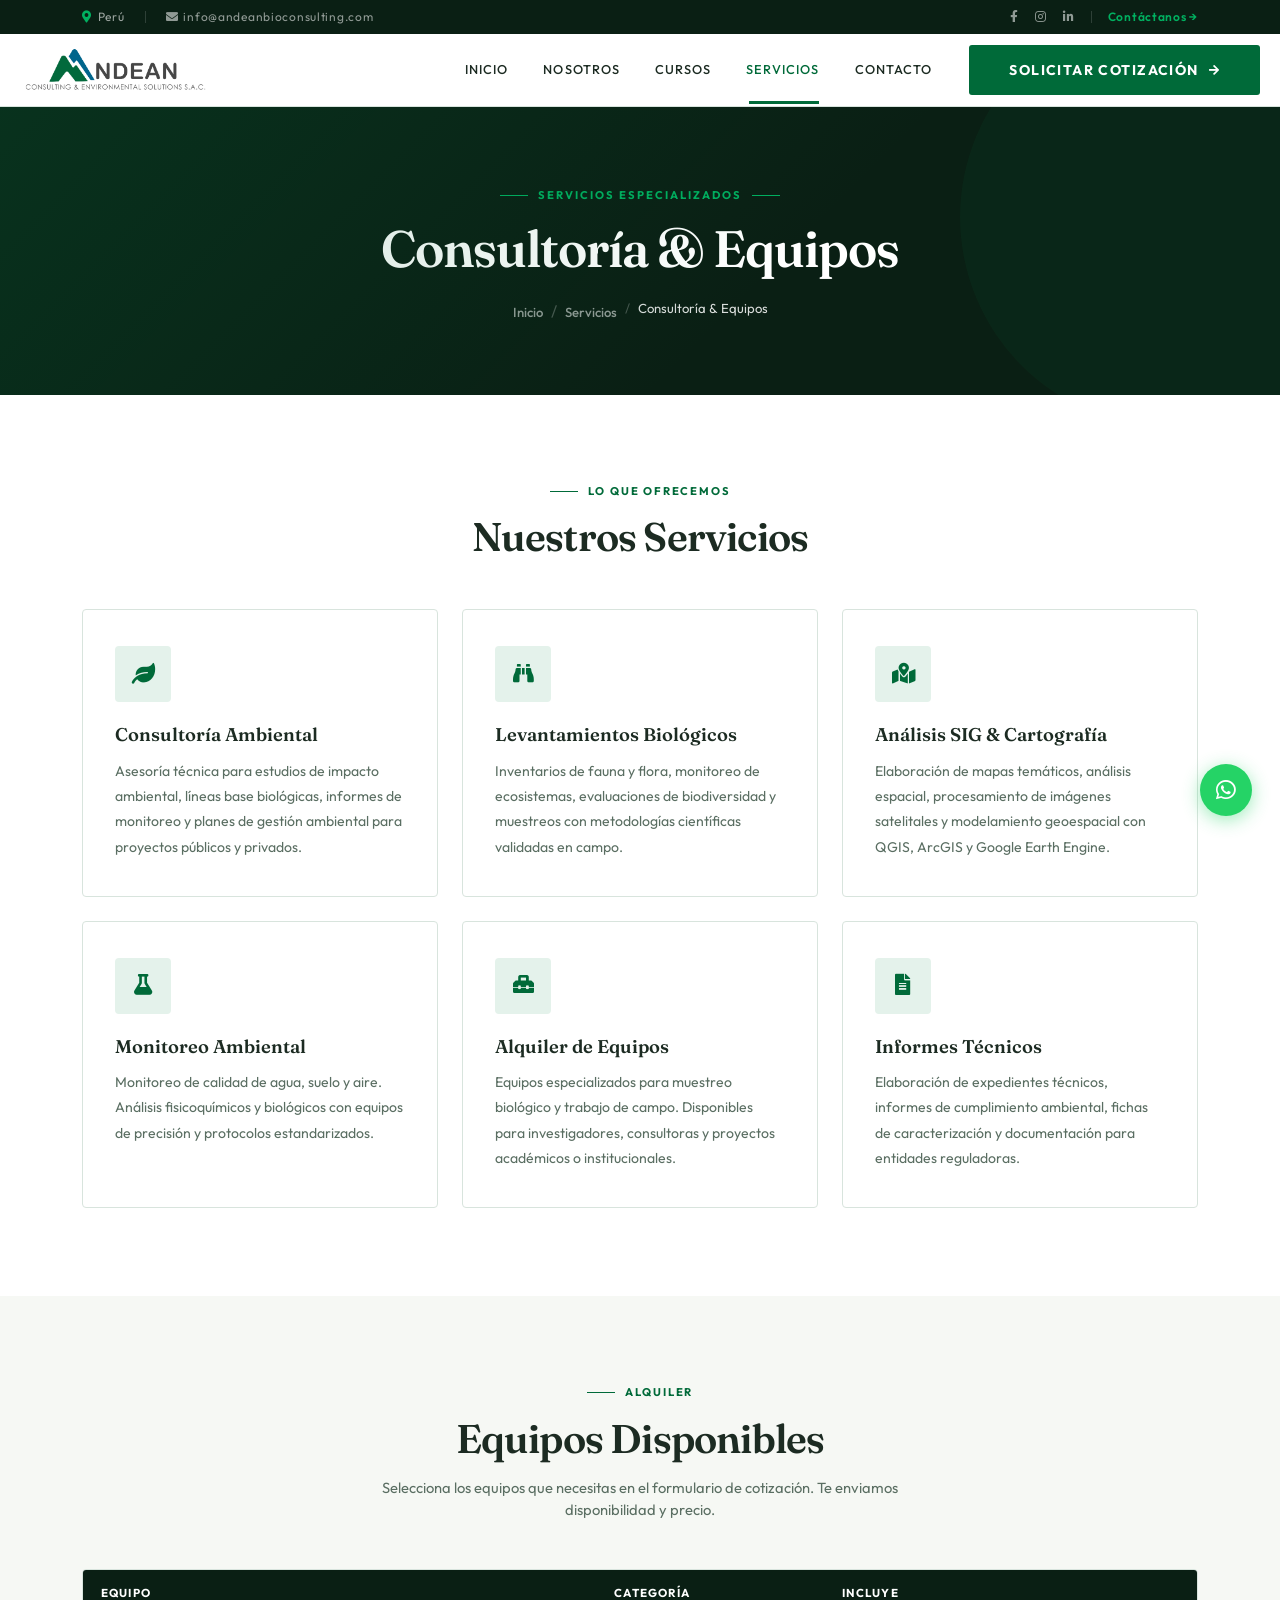
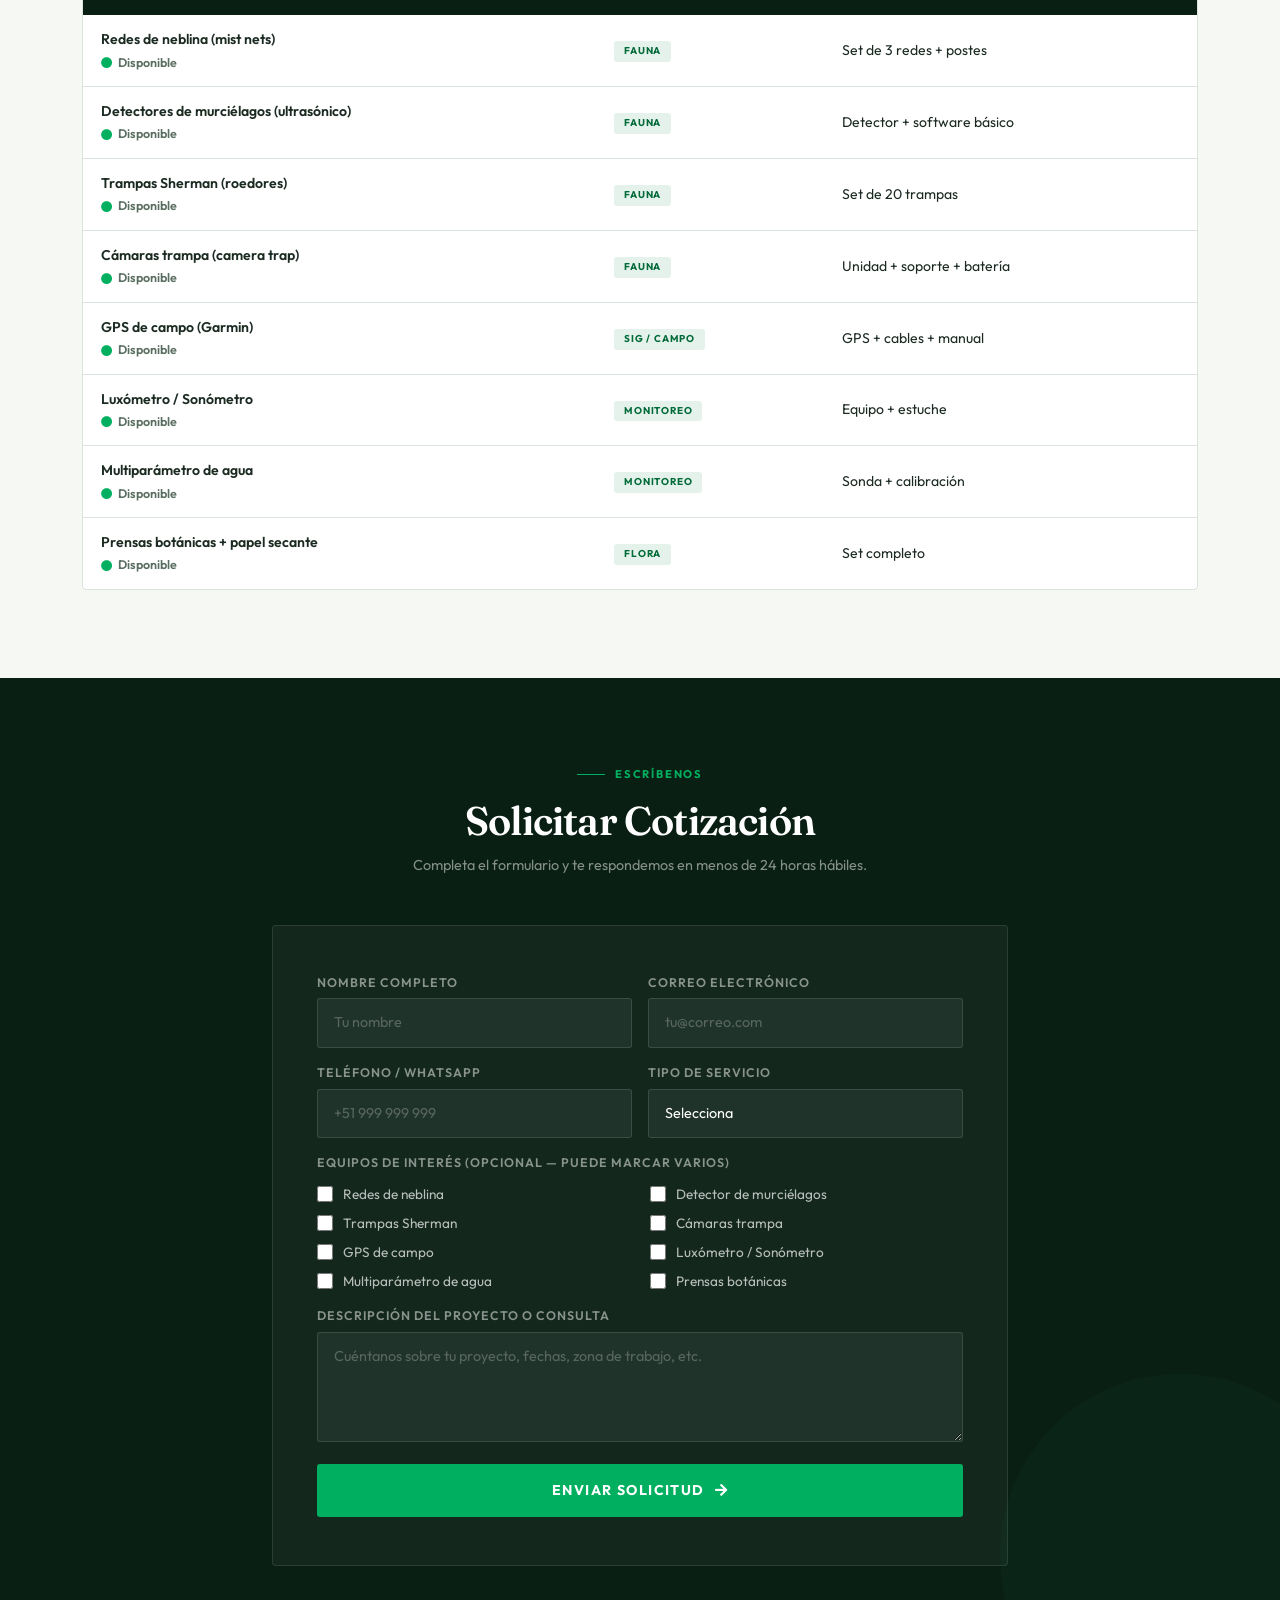
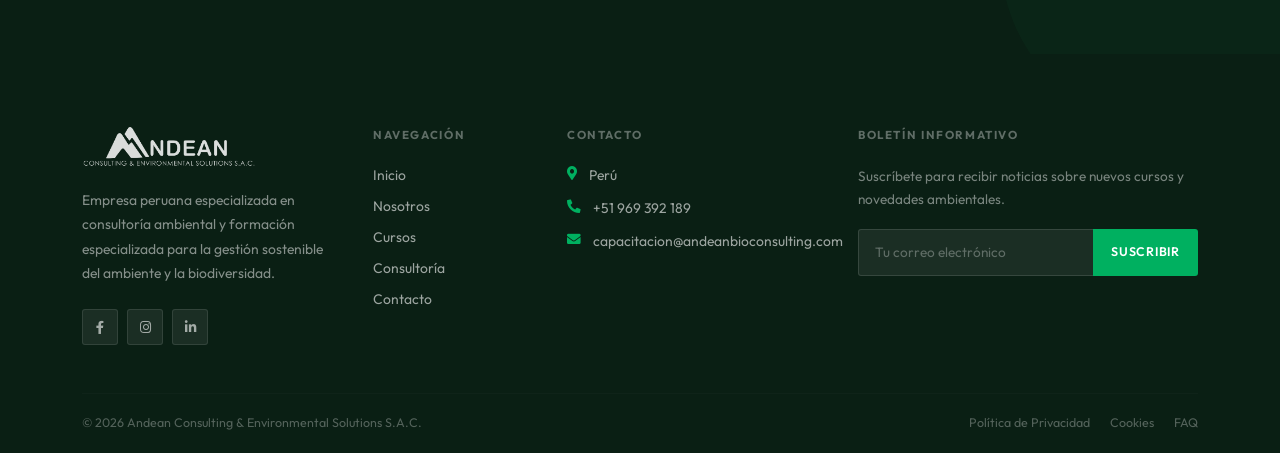
<file: consultoria.html>
<!DOCTYPE html>
<html lang="es">
<head>
<meta charset="utf-8">
<title>Consultoría & Servicios – Andean Consulting & Environmental Solutions S.A.C.</title>
<meta content="width=device-width, initial-scale=1.0" name="viewport">
<meta content="consultoría ambiental, alquiler equipos, monitoreo biológico, Perú" name="keywords">
<meta content="Servicios de consultoría ambiental, monitoreo biológico y alquiler de equipos especializados." name="description">

<link rel="icon" type="image/x-icon" href="img/favicon.ico">
<link rel="shortcut icon" type="image/x-icon" href="img/favicon.ico">
<link rel="apple-touch-icon" href="img/favicon.ico">

<link rel="preconnect" href="https://fonts.googleapis.com">
<link rel="preconnect" href="https://fonts.gstatic.com" crossorigin>
<link href="https://fonts.googleapis.com/css2?family=Fraunces:ital,wght@0,300;0,400;0,600;0,700;1,300;1,400&family=Outfit:wght@300;400;500;600;700&display=swap" rel="stylesheet">
<link href="https://cdnjs.cloudflare.com/ajax/libs/font-awesome/5.10.0/css/all.min.css" rel="stylesheet">
<link href="https://cdn.jsdelivr.net/npm/bootstrap-icons@1.4.1/font/bootstrap-icons.css" rel="stylesheet">
<link href="https://cdn.jsdelivr.net/npm/bootstrap@5.0.0/dist/css/bootstrap.min.css" rel="stylesheet">

<style>
:root{
  --forest:#0a1f14;--green:#006a39;--lime:#00b060;
  --offwhite:#f6f8f4;--border:#d8e4dd;--text:#1c2b22;--muted:#5a6e62;
  --light-green:#e4f2eb;--wa:#25D366;
}
*{box-sizing:border-box;margin:0;padding:0}
html{scroll-behavior:smooth}
body{font-family:'Outfit',sans-serif;font-weight:400;color:var(--text);background:#fff;overflow-x:hidden}
h1,h2,h3,h4,h5{font-family:'Fraunces',serif;font-weight:600;color:var(--text)}

#spinner{position:fixed;inset:0;background:#fff;display:flex;align-items:center;justify-content:center;z-index:9999;transition:opacity .5s}
#spinner.hide{opacity:0;pointer-events:none}
.spin-ring{width:44px;height:44px;border:2px solid var(--light-green);border-top-color:var(--green);border-radius:50%;animation:spin .9s linear infinite}
@keyframes spin{to{transform:rotate(360deg)}}

.topbar{background:var(--forest);color:rgba(255,255,255,.6);font-size:.75rem;letter-spacing:.06em;padding:8px 0}
.topbar a{color:rgba(255,255,255,.55);text-decoration:none;transition:color .2s}
.topbar a:hover{color:#fff}
.topbar-inner{display:flex;align-items:center;justify-content:space-between;gap:12px;flex-wrap:wrap}
.topbar-left{display:flex;gap:20px;align-items:center}
.topbar-right{display:flex;gap:16px;align-items:center}
.tb-div{width:1px;height:12px;background:rgba(255,255,255,.15)}

.navbar{background:#fff;border-bottom:1px solid var(--border);padding:0;position:sticky;top:0;z-index:1000;transition:box-shadow .3s}
.navbar.scrolled{box-shadow:0 2px 24px rgba(10,31,20,.1)}
.navbar-brand{padding:14px 24px}
.navbar-brand img{height:44px;object-fit:contain}
.navbar-toggler{border:1px solid #ccc!important;padding:6px 10px;margin-right:16px;border-radius:3px;background:transparent}
.navbar-toggler-icon{background-image:url("data:image/svg+xml,%3csvg xmlns='http://www.w3.org/2000/svg' viewBox='0 0 30 30'%3e%3cpath stroke='%230a1f14' stroke-linecap='round' stroke-miterlimit='10' stroke-width='2' d='M4 7h22M4 15h22M4 23h22'/%3e%3c/svg%3e")}
.nav-link{font-family:'Outfit',sans-serif;font-weight:500;font-size:.8rem;letter-spacing:.08em;text-transform:uppercase;color:var(--text)!important;padding:1.5rem 1.1rem!important;transition:color .2s;position:relative}
.nav-link::after{content:'';position:absolute;bottom:0;left:1.1rem;right:1.1rem;height:2px;background:var(--green);transform:scaleX(0);transition:transform .25s}
.nav-link:hover,.nav-link.active{color:var(--green)!important}
.nav-link:hover::after,.nav-link.active::after{transform:scaleX(1)}
.dropdown-menu{border:1px solid var(--border);border-radius:8px;box-shadow:0 12px 40px rgba(0,0,0,.1);padding:8px 0;margin-top:-1px}
.dropdown-item{font-family:'Outfit',sans-serif;font-size:.82rem;letter-spacing:.04em;padding:10px 20px;color:var(--text);font-weight:500;text-transform:uppercase;transition:background .15s,color .15s}
.dropdown-item:hover{background:var(--light-green);color:var(--green)}
.btn-nav-cta{background:var(--green);color:#fff!important;font-weight:700;font-size:.88rem;letter-spacing:.1em;text-transform:uppercase;text-decoration:none!important;padding:18px 40px!important;margin:8px 20px;border-radius:3px;display:inline-flex;align-items:center;gap:10px;position:relative;overflow:hidden;transition:background .2s,transform .15s;white-space:nowrap;line-height:1}
.btn-nav-cta:hover{background:var(--forest)!important;color:#fff!important;transform:translateY(-1px)}

.page-header{background:var(--forest);position:relative;overflow:hidden;padding:80px 0 72px}
.page-header::before{content:'';position:absolute;inset:0;background:linear-gradient(135deg,rgba(0,106,57,.25) 0%,transparent 60%)}
.page-header::after{content:'';position:absolute;top:-100px;right:-100px;width:420px;height:420px;border-radius:50%;background:rgba(0,176,96,.05);pointer-events:none}
.ph-eyebrow{display:flex;align-items:center;gap:10px;justify-content:center;margin-bottom:16px}
.ph-eyebrow-line{width:28px;height:1px;background:var(--lime)}
.ph-eyebrow span{font-size:.7rem;font-weight:700;letter-spacing:.18em;text-transform:uppercase;color:var(--lime)}
.page-header h1{font-family:'Fraunces',serif;font-size:clamp(2rem,5vw,3.2rem);font-weight:600;color:#fff;line-height:1.15;letter-spacing:-.02em;margin-bottom:20px}
.breadcrumb-item a{color:rgba(255,255,255,.55);text-decoration:none;font-size:.82rem;font-weight:500}
.breadcrumb-item.active{color:rgba(255,255,255,.85);font-size:.82rem}
.breadcrumb-item+.breadcrumb-item::before{color:rgba(255,255,255,.25)}

.section-eyebrow{display:flex;align-items:center;gap:10px;margin-bottom:14px}
.section-eyebrow-line{width:28px;height:1px;background:var(--green);flex-shrink:0}
.section-eyebrow span{font-family:'Outfit',sans-serif;font-size:.7rem;font-weight:700;letter-spacing:.16em;text-transform:uppercase;color:var(--green)}
.section-title{font-family:'Fraunces',serif;font-weight:600;font-size:clamp(1.6rem,4vw,2.5rem);line-height:1.2;letter-spacing:-.02em}

/* SERVICES GRID */
.services-section{padding:88px 0;background:#fff}
.service-card{border:1px solid var(--border);border-radius:4px;padding:36px 32px;height:100%;transition:box-shadow .3s,transform .25s,border-color .25s}
.service-card:hover{box-shadow:0 14px 48px rgba(0,80,40,.1);transform:translateY(-4px);border-color:var(--green)}
.svc-icon{width:56px;height:56px;border-radius:4px;background:var(--light-green);display:flex;align-items:center;justify-content:center;margin-bottom:22px}
.svc-icon i{font-size:1.3rem;color:var(--green)}
.service-card h4{font-family:'Fraunces',serif;font-size:1.15rem;font-weight:600;margin-bottom:12px}
.service-card p{font-size:.88rem;line-height:1.8;color:var(--muted);margin:0}

/* EQUIPMENT LIST */
.equip-section{padding:88px 0;background:var(--offwhite)}
.equip-section .section-eyebrow-line{background:var(--green)}
.equip-table{width:100%;border-collapse:collapse}
.equip-table thead tr{background:var(--forest);color:#fff}
.equip-table thead th{font-family:'Outfit',sans-serif;font-size:.72rem;font-weight:700;letter-spacing:.1em;text-transform:uppercase;padding:14px 18px;text-align:left}
.equip-table tbody tr{border-bottom:1px solid var(--border);transition:background .15s}
.equip-table tbody tr:last-child{border-bottom:none}
.equip-table tbody tr:hover{background:#fff}
.equip-table td{padding:14px 18px;font-size:.88rem;color:var(--text);vertical-align:middle}
.equip-table td:first-child{font-weight:600}
.equip-table td .badge-equip{display:inline-block;font-size:.62rem;font-weight:700;letter-spacing:.08em;text-transform:uppercase;background:var(--light-green);color:var(--green);padding:3px 10px;border-radius:3px}
.equip-check{display:flex;align-items:center;gap:6px;font-size:.78rem;color:var(--muted);margin-top:3px}
.equip-check i{color:var(--lime);font-size:.7rem}

/* QUOTE FORM */
.quote-section{padding:88px 0;background:var(--forest);position:relative;overflow:hidden}
.quote-section::before{content:'';position:absolute;bottom:-80px;right:-80px;width:360px;height:360px;border-radius:50%;background:rgba(0,176,96,.04);pointer-events:none}
.quote-wrap{background:rgba(255,255,255,.04);border:1px solid rgba(255,255,255,.1);border-radius:4px;padding:48px 44px}
.form-label-c{font-family:'Outfit',sans-serif;font-size:.78rem;font-weight:600;letter-spacing:.08em;text-transform:uppercase;color:rgba(255,255,255,.5);margin-bottom:6px;display:block}
.form-ctrl{width:100%;background:rgba(255,255,255,.06);border:1px solid rgba(255,255,255,.12);border-radius:3px;padding:13px 16px;font-family:'Outfit',sans-serif;font-size:.9rem;color:#fff;outline:none;transition:border-color .2s;-webkit-appearance:none}
.form-ctrl:focus{border-color:var(--lime)}
.form-ctrl::placeholder{color:rgba(255,255,255,.25)}
.form-ctrl option{background:var(--forest);color:#fff}
textarea.form-ctrl{resize:vertical;min-height:110px}

/* Checkboxes equipos */
.equip-checks{display:grid;grid-template-columns:1fr 1fr;gap:10px 20px}
.eq-check-item{display:flex;align-items:center;gap:10px;cursor:pointer}
.eq-check-item input[type=checkbox]{width:16px;height:16px;accent-color:var(--lime);cursor:pointer;flex-shrink:0}
.eq-check-item span{font-size:.85rem;color:rgba(255,255,255,.7);line-height:1.4}

.btn-submit-dark{display:flex;align-items:center;justify-content:center;gap:10px;width:100%;background:var(--lime);color:#fff;font-weight:700;font-size:.88rem;letter-spacing:.1em;text-transform:uppercase;padding:16px;border-radius:3px;border:none;cursor:pointer;transition:background .2s,transform .15s;font-family:'Outfit',sans-serif}
.btn-submit-dark:hover{background:#009950;transform:translateY(-2px)}
.form-success-dark{display:none;text-align:center;padding:40px 20px}
.form-success-dark i{font-size:2.5rem;color:var(--lime);margin-bottom:14px;display:block}
.form-success-dark h5{font-family:'Fraunces',serif;font-size:1.2rem;margin-bottom:8px;color:#fff}
.form-success-dark p{font-size:.88rem;color:rgba(255,255,255,.55)}

/* FOOTER */
.footer{background:var(--forest);padding:72px 0 0}
.footer-brand img{height:42px;filter:brightness(0) invert(1);opacity:.85;margin-bottom:20px}
.footer-desc{font-size:.87rem;color:rgba(255,255,255,.5);line-height:1.75;max-width:300px}
.footer-heading{font-family:'Outfit',sans-serif;font-size:.72rem;font-weight:700;letter-spacing:.14em;text-transform:uppercase;color:rgba(255,255,255,.35);margin-bottom:22px}
.footer-link{display:block;font-size:.87rem;color:rgba(255,255,255,.6);text-decoration:none;margin-bottom:10px;transition:color .2s}
.footer-link:hover{color:#fff}
.footer-cr{display:flex;align-items:flex-start;gap:12px;margin-bottom:12px}
.footer-cr i{color:var(--lime);margin-top:2px;flex-shrink:0;font-size:.85rem}
.footer-cr span{font-size:.87rem;color:rgba(255,255,255,.6);line-height:1.5}
.social-link{width:36px;height:36px;border-radius:3px;background:rgba(255,255,255,.07);border:1px solid rgba(255,255,255,.1);color:rgba(255,255,255,.6);display:inline-flex;align-items:center;justify-content:center;font-size:.82rem;text-decoration:none;transition:background .2s,color .2s,border-color .2s;margin-right:6px}
.social-link:hover{background:var(--lime);border-color:var(--lime);color:#fff}
.newsletter-row{display:flex;margin-top:6px}
.newsletter-row input{flex:1;background:rgba(255,255,255,.07);border:1px solid rgba(255,255,255,.12);border-right:none;color:#fff;padding:12px 16px;font-size:.85rem;border-radius:3px 0 0 3px;outline:none;font-family:'Outfit',sans-serif}
.newsletter-row input::placeholder{color:rgba(255,255,255,.3)}
.newsletter-row button{background:var(--lime);border:none;color:#fff;padding:12px 18px;font-size:.78rem;font-weight:600;font-family:'Outfit',sans-serif;letter-spacing:.06em;text-transform:uppercase;border-radius:0 3px 3px 0;cursor:pointer;transition:background .2s}
.newsletter-row button:hover{background:#009950}
.footer-divider{border-color:rgba(255,255,255,.08);margin:48px 0 0}
.footer-bottom{padding:20px 0;font-size:.78rem;color:rgba(255,255,255,.3);display:flex;justify-content:space-between;align-items:center;flex-wrap:wrap;gap:10px}
.footer-bottom a{color:rgba(255,255,255,.3);text-decoration:none;transition:color .2s}
.footer-bottom a:hover{color:rgba(255,255,255,.7)}
.footer-bottom-links{display:flex;gap:20px;flex-wrap:wrap}

.back-top{position:fixed;bottom:28px;right:28px;width:44px;height:44px;background:var(--green);color:#fff;border-radius:3px;display:flex;align-items:center;justify-content:center;font-size:1rem;text-decoration:none;opacity:0;pointer-events:none;transition:opacity .3s,transform .2s;z-index:999;box-shadow:0 4px 20px rgba(0,0,0,.2)}
.back-top.show{opacity:1;pointer-events:all}
.back-top:hover{transform:translateY(-3px);color:#fff}
.wa-float{position:fixed;bottom:84px;right:28px;z-index:998;width:52px;height:52px;background:var(--wa);border-radius:50%;display:flex;align-items:center;justify-content:center;color:#fff;font-size:1.4rem;text-decoration:none;box-shadow:0 4px 18px rgba(37,211,102,.45);transition:transform .2s}
.wa-float:hover{transform:scale(1.1);color:#fff}

.fade-up{opacity:0;transform:translateY(36px);transition:opacity .6s ease,transform .6s ease}
.fade-up.visible{opacity:1;transform:none}
.d1{transition-delay:.1s}.d2{transition-delay:.2s}.d3{transition-delay:.3s}

@media(max-width:992px){
  .navbar-collapse{background:#fff;border-top:1px solid var(--border);padding:8px 16px 20px}
  .nav-link{padding:.75rem .5rem!important;font-size:.9rem}
  .btn-nav-cta{display:none!important}
  .footer-bottom{flex-direction:column;text-align:center}
  .footer-bottom-links{justify-content:center}
  .equip-checks{grid-template-columns:1fr}
  .quote-wrap{padding:32px 22px}
  .services-section,.equip-section,.quote-section{padding:64px 0}
}
</style>
</head>
<body>

<div id="spinner"><div class="spin-ring"></div></div>

<!-- TOPBAR -->
<div class="topbar">
  <div class="container">
    <div class="topbar-inner">
      <div class="topbar-left">
        <span><i class="fas fa-map-marker-alt" style="color:var(--lime);margin-right:6px"></i>Perú</span>
        <div class="tb-div"></div>
        <a href="mailto:capacitacion@andeanbioconsulting.com"><i class="fas fa-envelope" style="margin-right:5px"></i>info@andeanbioconsulting.com</a>
      </div>
      <div class="topbar-right">
        <a href="#"><i class="fab fa-facebook-f"></i></a>
        <a href="#"><i class="fab fa-instagram"></i></a>
        <a href="#"><i class="fab fa-linkedin-in"></i></a>
        <div class="tb-div"></div>
        <a href="contact.html" style="color:var(--lime);font-weight:600">Contáctanos →</a>
      </div>
    </div>
  </div>
</div>

<!-- NAVBAR -->
<nav class="navbar navbar-expand-lg" id="mainNav">
  <a href="index.html" class="navbar-brand">
    <img src="img/Andeanlogo.png" alt="Andean Consulting">
  </a>
  <button class="navbar-toggler" data-bs-toggle="collapse" data-bs-target="#navCollapse" aria-label="Menú">
    <span class="navbar-toggler-icon"></span>
  </button>
  <div class="collapse navbar-collapse" id="navCollapse">
    <div class="navbar-nav ms-auto p-3 p-lg-0">
      <a href="index.html" class="nav-item nav-link">Inicio</a>
      <a href="about.html" class="nav-item nav-link">Nosotros</a>
      <a href="courses.html" class="nav-item nav-link">Cursos</a>
      <div class="nav-item dropdown">
        <a href="#" class="nav-link dropdown-toggle active" data-bs-toggle="dropdown">Servicios</a>
        <div class="dropdown-menu">
          <a href="consultoria.html" class="dropdown-item">Consultoría &amp; Equipos</a>
          <a href="alumnos.html" class="dropdown-item">Alumnos</a>
        </div>
      </div>
      <a href="contact.html" class="nav-item nav-link">Contacto</a>
    </div>
    <a href="#cotizar" class="btn-nav-cta d-none d-lg-flex">
      Solicitar Cotización <i class="fas fa-arrow-right" style="font-size:.72rem"></i>
    </a>
  </div>
</nav>

<!-- PAGE HEADER -->
<div class="page-header">
  <div class="container">
    <div class="text-center">
      <div class="ph-eyebrow">
        <div class="ph-eyebrow-line"></div>
        <span>Servicios Especializados</span>
        <div class="ph-eyebrow-line"></div>
      </div>
      <h1>Consultoría &amp; Equipos</h1>
      <nav aria-label="breadcrumb">
        <ol class="breadcrumb justify-content-center mb-0">
          <li class="breadcrumb-item"><a href="index.html">Inicio</a></li>
          <li class="breadcrumb-item"><a href="#">Servicios</a></li>
          <li class="breadcrumb-item active" aria-current="page">Consultoría &amp; Equipos</li>
        </ol>
      </nav>
    </div>
  </div>
</div>

<!-- SERVICIOS -->
<div class="services-section">
  <div class="container">
    <div class="text-center mb-5 fade-up">
      <div class="section-eyebrow justify-content-center"><div class="section-eyebrow-line"></div><span>Lo Que Ofrecemos</span></div>
      <h2 class="section-title">Nuestros Servicios</h2>
    </div>
    <div class="row g-4">
      <div class="col-lg-4 col-md-6 fade-up d1">
        <div class="service-card">
          <div class="svc-icon"><i class="fas fa-leaf"></i></div>
          <h4>Consultoría Ambiental</h4>
          <p>Asesoría técnica para estudios de impacto ambiental, líneas base biológicas, informes de monitoreo y planes de gestión ambiental para proyectos públicos y privados.</p>
        </div>
      </div>
      <div class="col-lg-4 col-md-6 fade-up d2">
        <div class="service-card">
          <div class="svc-icon"><i class="fas fa-binoculars"></i></div>
          <h4>Levantamientos Biológicos</h4>
          <p>Inventarios de fauna y flora, monitoreo de ecosistemas, evaluaciones de biodiversidad y muestreos con metodologías científicas validadas en campo.</p>
        </div>
      </div>
      <div class="col-lg-4 col-md-6 fade-up d3">
        <div class="service-card">
          <div class="svc-icon"><i class="fas fa-map-marked-alt"></i></div>
          <h4>Análisis SIG &amp; Cartografía</h4>
          <p>Elaboración de mapas temáticos, análisis espacial, procesamiento de imágenes satelitales y modelamiento geoespacial con QGIS, ArcGIS y Google Earth Engine.</p>
        </div>
      </div>
      <div class="col-lg-4 col-md-6 fade-up d1">
        <div class="service-card">
          <div class="svc-icon"><i class="fas fa-flask"></i></div>
          <h4>Monitoreo Ambiental</h4>
          <p>Monitoreo de calidad de agua, suelo y aire. Análisis fisicoquímicos y biológicos con equipos de precisión y protocolos estandarizados.</p>
        </div>
      </div>
      <div class="col-lg-4 col-md-6 fade-up d2">
        <div class="service-card">
          <div class="svc-icon"><i class="fas fa-toolbox"></i></div>
          <h4>Alquiler de Equipos</h4>
          <p>Equipos especializados para muestreo biológico y trabajo de campo. Disponibles para investigadores, consultoras y proyectos académicos o institucionales.</p>
        </div>
      </div>
      <div class="col-lg-4 col-md-6 fade-up d3">
        <div class="service-card">
          <div class="svc-icon"><i class="fas fa-file-alt"></i></div>
          <h4>Informes Técnicos</h4>
          <p>Elaboración de expedientes técnicos, informes de cumplimiento ambiental, fichas de caracterización y documentación para entidades reguladoras.</p>
        </div>
      </div>
    </div>
  </div>
</div>

<!-- EQUIPOS DISPONIBLES -->
<div class="equip-section" id="equipos">
  <div class="container">
    <div class="text-center mb-5 fade-up">
      <div class="section-eyebrow justify-content-center"><div class="section-eyebrow-line"></div><span>Alquiler</span></div>
      <h2 class="section-title">Equipos Disponibles</h2>
      <p style="font-size:.92rem;color:var(--muted);max-width:520px;margin:14px auto 0">Selecciona los equipos que necesitas en el formulario de cotización. Te enviamos disponibilidad y precio.</p>
    </div>
    <div class="fade-up d1" style="background:#fff;border:1px solid var(--border);border-radius:4px;overflow:hidden">
      <table class="equip-table">
        <thead>
          <tr>
            <th>Equipo</th>
            <th>Categoría</th>
            <th>Incluye</th>
          </tr>
        </thead>
        <tbody>
          <tr>
            <td>Redes de neblina (mist nets)<br><span class="equip-check"><i class="fas fa-circle"></i> Disponible</span></td>
            <td><span class="badge-equip">Fauna</span></td>
            <td>Set de 3 redes + postes</td>
          </tr>
          <tr>
            <td>Detectores de murciélagos (ultrasónico)<br><span class="equip-check"><i class="fas fa-circle"></i> Disponible</span></td>
            <td><span class="badge-equip">Fauna</span></td>
            <td>Detector + software básico</td>
          </tr>
          <tr>
            <td>Trampas Sherman (roedores)<br><span class="equip-check"><i class="fas fa-circle"></i> Disponible</span></td>
            <td><span class="badge-equip">Fauna</span></td>
            <td>Set de 20 trampas</td>
          </tr>
          <tr>
            <td>Cámaras trampa (camera trap)<br><span class="equip-check"><i class="fas fa-circle"></i> Disponible</span></td>
            <td><span class="badge-equip">Fauna</span></td>
            <td>Unidad + soporte + batería</td>
          </tr>
          <tr>
            <td>GPS de campo (Garmin)<br><span class="equip-check"><i class="fas fa-circle"></i> Disponible</span></td>
            <td><span class="badge-equip">SIG / Campo</span></td>
            <td>GPS + cables + manual</td>
          </tr>
          <tr>
            <td>Luxómetro / Sonómetro<br><span class="equip-check"><i class="fas fa-circle"></i> Disponible</span></td>
            <td><span class="badge-equip">Monitoreo</span></td>
            <td>Equipo + estuche</td>
          </tr>
          <tr>
            <td>Multiparámetro de agua<br><span class="equip-check"><i class="fas fa-circle"></i> Disponible</span></td>
            <td><span class="badge-equip">Monitoreo</span></td>
            <td>Sonda + calibración</td>
          </tr>
          <tr>
            <td>Prensas botánicas + papel secante<br><span class="equip-check"><i class="fas fa-circle"></i> Disponible</span></td>
            <td><span class="badge-equip">Flora</span></td>
            <td>Set completo</td>
          </tr>
        </tbody>
      </table>
    </div>
  </div>
</div>

<!-- FORMULARIO DE COTIZACIÓN -->
<div class="quote-section" id="cotizar">
  <div class="container">
    <div class="row justify-content-center">
      <div class="col-lg-8">
        <div class="text-center mb-5 fade-up">
          <div class="section-eyebrow justify-content-center" style="--green:var(--lime)">
            <div class="section-eyebrow-line" style="background:var(--lime)"></div>
            <span style="color:var(--lime)">Escríbenos</span>
          </div>
          <h2 class="section-title" style="color:#fff">Solicitar Cotización</h2>
          <p style="font-size:.9rem;color:rgba(255,255,255,.5);margin-top:10px">Completa el formulario y te respondemos en menos de 24 horas hábiles.</p>
        </div>
        <div class="quote-wrap fade-up d1">
          <form id="quoteForm" action="https://formspree.io/f/xnjogwgn" method="POST">
            <div class="row g-3">
              <div class="col-md-6">
                <label class="form-label-c">Nombre completo</label>
                <input class="form-ctrl" type="text" name="nombre" placeholder="Tu nombre" required>
              </div>
              <div class="col-md-6">
                <label class="form-label-c">Correo electrónico</label>
                <input class="form-ctrl" type="email" name="email" placeholder="tu@correo.com" required>
              </div>
              <div class="col-md-6">
                <label class="form-label-c">Teléfono / WhatsApp</label>
                <input class="form-ctrl" type="tel" name="telefono" placeholder="+51 999 999 999">
              </div>
              <div class="col-md-6">
                <label class="form-label-c">Tipo de servicio</label>
                <select class="form-ctrl" name="servicio" required>
                  <option value="" disabled selected>Selecciona</option>
                  <option>Consultoría Ambiental</option>
                  <option>Levantamiento Biológico</option>
                  <option>Análisis SIG / Cartografía</option>
                  <option>Monitoreo Ambiental</option>
                  <option>Alquiler de Equipos</option>
                  <option>Informe Técnico</option>
                  <option>Otro</option>
                </select>
              </div>
              <div class="col-12">
                <label class="form-label-c" style="margin-bottom:12px">Equipos de interés (opcional — puede marcar varios)</label>
                <div class="equip-checks">
                  <label class="eq-check-item"><input type="checkbox" name="equipo_redes" value="Redes de neblina"><span>Redes de neblina</span></label>
                  <label class="eq-check-item"><input type="checkbox" name="equipo_bat" value="Detector murciélagos"><span>Detector de murciélagos</span></label>
                  <label class="eq-check-item"><input type="checkbox" name="equipo_sherman" value="Trampas Sherman"><span>Trampas Sherman</span></label>
                  <label class="eq-check-item"><input type="checkbox" name="equipo_camtrap" value="Cámaras trampa"><span>Cámaras trampa</span></label>
                  <label class="eq-check-item"><input type="checkbox" name="equipo_gps" value="GPS Garmin"><span>GPS de campo</span></label>
                  <label class="eq-check-item"><input type="checkbox" name="equipo_lux" value="Luxómetro/Sonómetro"><span>Luxómetro / Sonómetro</span></label>
                  <label class="eq-check-item"><input type="checkbox" name="equipo_agua" value="Multiparámetro agua"><span>Multiparámetro de agua</span></label>
                  <label class="eq-check-item"><input type="checkbox" name="equipo_prensa" value="Prensas botánicas"><span>Prensas botánicas</span></label>
                </div>
              </div>
              <div class="col-12">
                <label class="form-label-c">Descripción del proyecto o consulta</label>
                <textarea class="form-ctrl" name="mensaje" placeholder="Cuéntanos sobre tu proyecto, fechas, zona de trabajo, etc." required></textarea>
              </div>
              <div class="col-12">
                <button class="btn-submit-dark" type="submit" id="qSubmit">
                  Enviar Solicitud <i class="fas fa-arrow-right"></i>
                </button>
              </div>
            </div>
          </form>
          <div class="form-success-dark" id="qSuccess">
            <i class="fas fa-check-circle"></i>
            <h5>¡Solicitud enviada!</h5>
            <p>Revisaremos tu consulta y te contactaremos pronto.</p>
          </div>
        </div>
      </div>
    </div>
  </div>
</div>

<!-- FOOTER -->
<footer class="footer">
  <div class="container">
    <div class="row g-5">
      <div class="col-lg-3 col-md-6">
        <div class="footer-brand"><img src="img/Andeanlogo.png" alt="Andean Consulting"></div>
        <p class="footer-desc">Empresa peruana especializada en consultoría ambiental y formación especializada para la gestión sostenible del ambiente y la biodiversidad.</p>
        <div style="margin-top:24px">
          <a class="social-link" href="#"><i class="fab fa-facebook-f"></i></a>
          <a class="social-link" href="#"><i class="fab fa-instagram"></i></a>
          <a class="social-link" href="#"><i class="fab fa-linkedin-in"></i></a>
        </div>
      </div>
      <div class="col-lg-2 col-md-6">
        <div class="footer-heading">Navegación</div>
        <a class="footer-link" href="index.html">Inicio</a>
        <a class="footer-link" href="about.html">Nosotros</a>
        <a class="footer-link" href="courses.html">Cursos</a>
        <a class="footer-link" href="consultoria.html">Consultoría</a>
        <a class="footer-link" href="contact.html">Contacto</a>
      </div>
      <div class="col-lg-3 col-md-6">
        <div class="footer-heading">Contacto</div>
        <div class="footer-cr"><i class="fas fa-map-marker-alt"></i><span>Perú</span></div>
        <div class="footer-cr"><i class="fas fa-phone-alt"></i><span>+51 969 392 189</span></div>
        <div class="footer-cr"><i class="fas fa-envelope"></i><span>capacitacion@andeanbioconsulting.com</span></div>
      </div>
      <div class="col-lg-4 col-md-6">
        <div class="footer-heading">Boletín Informativo</div>
        <p style="font-size:.85rem;color:rgba(255,255,255,.45);margin-bottom:18px;line-height:1.7">Suscríbete para recibir noticias sobre nuevos cursos y novedades ambientales.</p>
        <div class="newsletter-row">
          <input type="email" placeholder="Tu correo electrónico">
          <button type="button">Suscribir</button>
        </div>
      </div>
    </div>
    <hr class="footer-divider">
    <div class="footer-bottom">
      <span>&copy; 2026 Andean Consulting &amp; Environmental Solutions S.A.C.</span>
      <div class="footer-bottom-links"><a href="#">Política de Privacidad</a><a href="#">Cookies</a><a href="#">FAQ</a></div>
    </div>
  </div>
</footer>

<a href="https://wa.me/51969392189?text=Hola%2C%20quisiera%20información%20sobre%20sus%20servicios." target="_blank" rel="noopener" class="wa-float"><i class="fab fa-whatsapp"></i></a>
<a href="#" class="back-top" id="backTop"><i class="bi bi-arrow-up"></i></a>

<script src="https://cdn.jsdelivr.net/npm/bootstrap@5.0.0/dist/js/bootstrap.bundle.min.js"></script>
<script>
window.addEventListener('load',()=>{const s=document.getElementById('spinner');s.classList.add('hide');setTimeout(()=>s.remove(),600)});
const mNav=document.getElementById('mainNav');
window.addEventListener('scroll',()=>mNav.classList.toggle('scrolled',scrollY>20),{passive:true});
const fo=new IntersectionObserver(ee=>{ee.forEach(e=>{if(e.isIntersecting){e.target.classList.add('visible');fo.unobserve(e.target)}})},{threshold:.1,rootMargin:'0px 0px -36px 0px'});
document.querySelectorAll('.fade-up').forEach(el=>fo.observe(el));
const bt=document.getElementById('backTop');
window.addEventListener('scroll',()=>bt.classList.toggle('show',scrollY>300),{passive:true});
bt.addEventListener('click',e=>{e.preventDefault();scrollTo({top:0,behavior:'smooth'})});

const qf=document.getElementById('quoteForm');
const qs=document.getElementById('qSuccess');
const qb=document.getElementById('qSubmit');
qf.addEventListener('submit',async e=>{
  e.preventDefault();
  qb.textContent='Enviando…';qb.disabled=true;
  try{
    const r=await fetch(qf.action,{method:'POST',body:new FormData(qf),headers:{'Accept':'application/json'}});
    if(r.ok){qf.style.display='none';qs.style.display='block';}
    else{qb.innerHTML='Error — intenta de nuevo <i class="fas fa-arrow-right"></i>';qb.disabled=false;}
  }catch{qb.innerHTML='Error — intenta de nuevo <i class="fas fa-arrow-right"></i>';qb.disabled=false;}
});
</script>
</body>
</html>
</file>
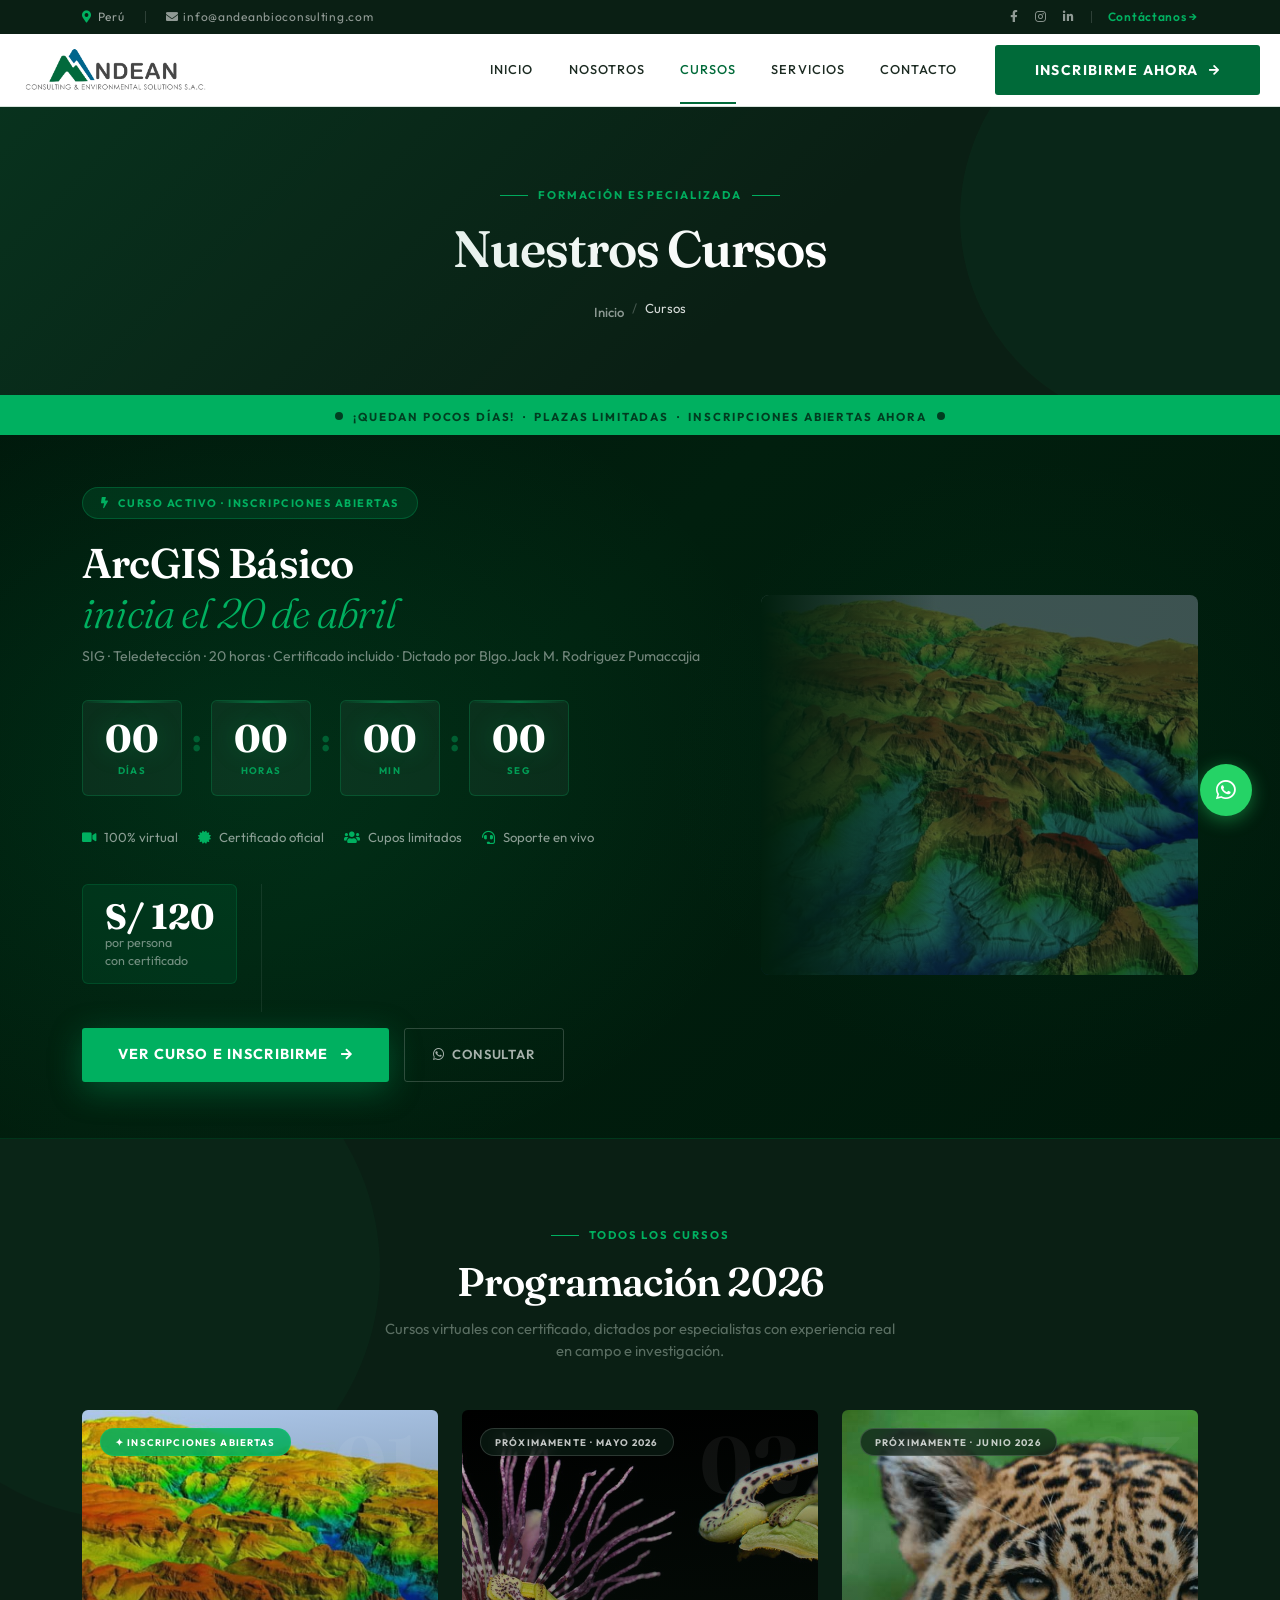
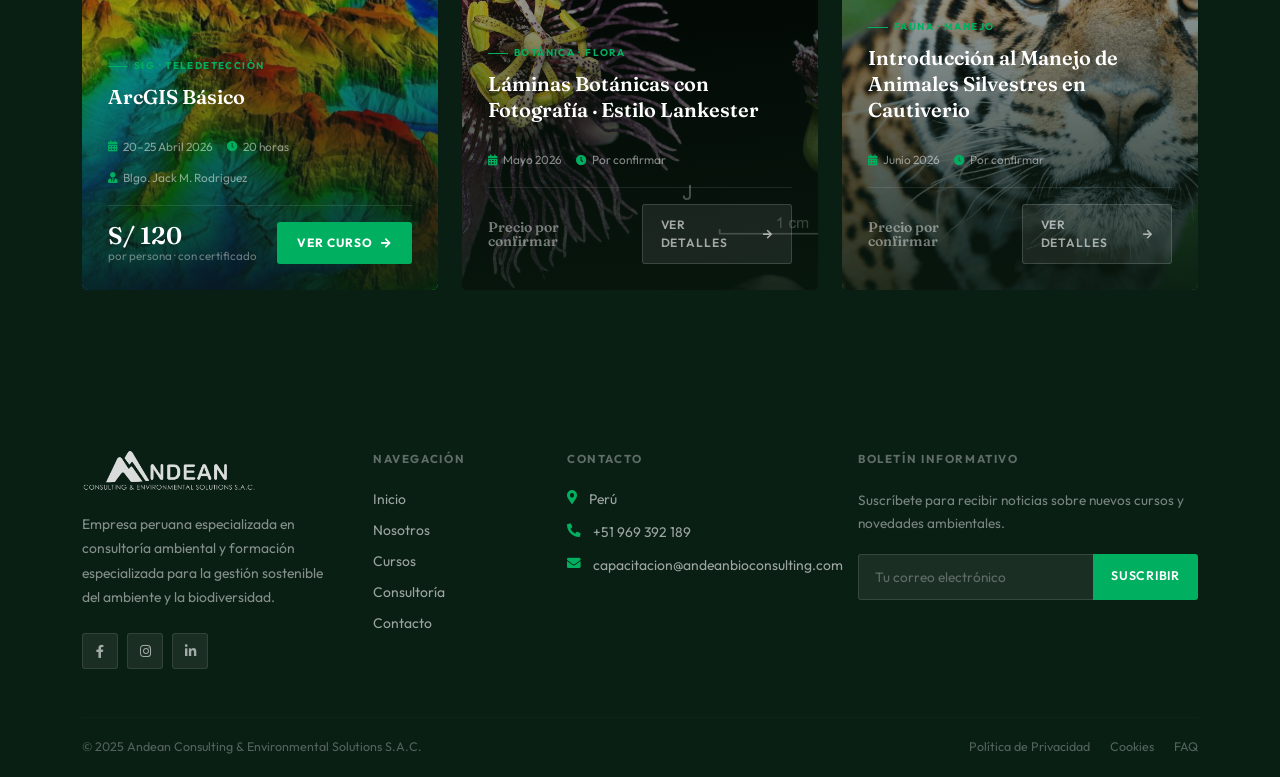
<file: courses.html>
<!DOCTYPE html>
<html lang="es">
<head>
<meta charset="utf-8">
<title>Cursos – Andean Consulting & Environmental Solutions S.A.C.</title>
<meta content="width=device-width, initial-scale=1.0" name="viewport">
<meta content="cursos virtuales, ecología, ArcGIS, SIG, biología, Perú" name="keywords">
<meta content="Formación especializada en ciencias ambientales, SIG y biología. Cursos online con certificado." name="description">

<link rel="icon" type="image/png" href="img/Andeanlogoo.png">
<link rel="shortcut icon" type="image/x-icon" href="img/Andeanlogoo.png">
<link rel="apple-touch-icon" href="img/Andeanlogoo.png">
<!-- Si tienes favicon en PNG (recomendado), agrega:
<link rel="icon" type="image/png" sizes="32x32" href="img/favicon-32.png">
<link rel="icon" type="image/png" sizes="16x16" href="img/favicon-16.png">
-->

<!-- ═══ OPEN GRAPH — compartir en WhatsApp, Facebook, etc. ═══ -->
<!-- IMPORTANTE: cambia https://tudominio.com por tu dominio real -->
<meta property="og:type"         content="website">
<meta property="og:url"          content="https://andeanbioconsulting.com//about.html">
<meta property="og:title"        content="Cursos – Andean Consulting & Environmental Solutions">
<meta property="og:description"  content="Conoce a Andean Consulting, empresa peruana especializada en consultoría ambiental y formación especializada en ecología y biodiversidad.">
<meta property="og:image"        content="https://andeanbioconsulting.com//img/og-preview.jpg">
<meta property="og:image:width"  content="1200">
<meta property="og:image:height" content="630">
<meta property="og:locale"       content="es_PE">
<meta property="og:site_name"    content="Andean Consulting">
<meta name="twitter:card"        content="summary_large_image">
<meta name="twitter:title"       content="Cursos – Andean Consulting & Environmental Solutions">
<meta name="twitter:description" content="Conoce a Andean Consulting, empresa peruana especializada en consultoría ambiental y formación especializada.">
<meta name="twitter:image"       content="https://andeanbioconsulting.com//img/og-preview.jpg">
  
<link rel="preconnect" href="https://fonts.googleapis.com">
<link rel="preconnect" href="https://fonts.gstatic.com" crossorigin>
<link href="https://fonts.googleapis.com/css2?family=Fraunces:ital,wght@0,300;0,400;0,600;0,700;1,300;1,400&family=Outfit:wght@300;400;500;600;700&display=swap" rel="stylesheet">
<link href="https://cdnjs.cloudflare.com/ajax/libs/font-awesome/5.10.0/css/all.min.css" rel="stylesheet">
<link href="https://cdn.jsdelivr.net/npm/bootstrap-icons@1.4.1/font/bootstrap-icons.css" rel="stylesheet">
<link href="https://cdn.jsdelivr.net/npm/bootstrap@5.0.0/dist/css/bootstrap.min.css" rel="stylesheet">

<style>
:root{
  --forest:#0a1f14;--green:#006a39;--lime:#00b060;
  --offwhite:#f6f8f4;--border:#d8e4dd;--text:#1c2b22;--muted:#5a6e62;
  --light-green:#e4f2eb;--wa:#25D366;
}
*{box-sizing:border-box;margin:0;padding:0}
html{scroll-behavior:smooth}
body{font-family:'Outfit',sans-serif;font-weight:400;color:var(--text);background:#fff;overflow-x:hidden}
h1,h2,h3,h4,h5{font-family:'Fraunces',serif;font-weight:600;color:var(--text)}

#spinner{position:fixed;inset:0;background:#fff;display:flex;align-items:center;justify-content:center;z-index:9999;transition:opacity .5s}
#spinner.hide{opacity:0;pointer-events:none}
.spin-ring{width:44px;height:44px;border:2px solid var(--light-green);border-top-color:var(--green);border-radius:50%;animation:spin .9s linear infinite}
@keyframes spin{to{transform:rotate(360deg)}}

.topbar{background:var(--forest);color:rgba(255,255,255,.6);font-size:.75rem;letter-spacing:.06em;padding:8px 0}
.topbar a{color:rgba(255,255,255,.55);text-decoration:none;transition:color .2s}
.topbar a:hover{color:#fff}
.topbar-inner{display:flex;align-items:center;justify-content:space-between;gap:12px;flex-wrap:wrap}
.topbar-left{display:flex;gap:20px;align-items:center}
.topbar-right{display:flex;gap:16px;align-items:center}
.tb-div{width:1px;height:12px;background:rgba(255,255,255,.15)}

.navbar{background:#fff;border-bottom:1px solid var(--border);padding:0;position:sticky;top:0;z-index:1000;transition:box-shadow .3s}
.navbar.scrolled{box-shadow:0 2px 24px rgba(10,31,20,.1)}
.navbar-brand{padding:14px 24px}
.navbar-brand img{height:44px;object-fit:contain}
.navbar-toggler{border:1px solid #ccc!important;padding:6px 10px;margin-right:16px;border-radius:3px;background:transparent}
.navbar-toggler-icon{background-image:url("data:image/svg+xml,%3csvg xmlns='http://www.w3.org/2000/svg' viewBox='0 0 30 30'%3e%3cpath stroke='%230a1f14' stroke-linecap='round' stroke-miterlimit='10' stroke-width='2' d='M4 7h22M4 15h22M4 23h22'/%3e%3c/svg%3e")}
.nav-link{font-family:'Outfit',sans-serif;font-weight:500;font-size:.8rem;letter-spacing:.08em;text-transform:uppercase;color:var(--text)!important;padding:1.5rem 1.1rem!important;transition:color .2s;position:relative}
.nav-link::after{content:'';position:absolute;bottom:0;left:1.1rem;right:1.1rem;height:2px;background:var(--green);transform:scaleX(0);transition:transform .25s}
.nav-link:hover,.nav-link.active{color:var(--green)!important}
.nav-link:hover::after,.nav-link.active::after{transform:scaleX(1)}
.dropdown-menu{border:1px solid var(--border);border-radius:8px;box-shadow:0 12px 40px rgba(0,0,0,.1);padding:8px 0;margin-top:-1px}
.dropdown-item{font-family:'Outfit',sans-serif;font-size:.82rem;letter-spacing:.04em;padding:10px 20px;color:var(--text);font-weight:500;text-transform:uppercase;transition:background .15s,color .15s}
.dropdown-item:hover{background:var(--light-green);color:var(--green)}
.btn-nav-cta{background:var(--green);color:#fff!important;font-weight:700;font-size:.88rem;letter-spacing:.1em;text-transform:uppercase;text-decoration:none!important;padding:18px 40px!important;margin:8px 20px;border-radius:3px;display:inline-flex;align-items:center;gap:10px;transition:background .2s,transform .15s;white-space:nowrap;line-height:1}
.btn-nav-cta:hover{background:var(--forest)!important;color:#fff!important;transform:translateY(-1px)}

/* PAGE HEADER */
.page-header{background:var(--forest);position:relative;overflow:hidden;padding:80px 0 72px}
.page-header::before{content:'';position:absolute;inset:0;background:linear-gradient(135deg,rgba(0,106,57,.25) 0%,transparent 60%)}
.page-header::after{content:'';position:absolute;top:-100px;right:-100px;width:420px;height:420px;border-radius:50%;background:rgba(0,176,96,.05);pointer-events:none}
.ph-eyebrow{display:flex;align-items:center;gap:10px;justify-content:center;margin-bottom:16px}
.ph-eyebrow-line{width:28px;height:1px;background:var(--lime)}
.ph-eyebrow span{font-size:.7rem;font-weight:700;letter-spacing:.18em;text-transform:uppercase;color:var(--lime)}
.page-header h1{font-family:'Fraunces',serif;font-size:clamp(2rem,5vw,3.2rem);font-weight:600;color:#fff;line-height:1.15;letter-spacing:-.02em;margin-bottom:20px}
.breadcrumb-item a{color:rgba(255,255,255,.55);text-decoration:none;font-size:.82rem;font-weight:500}
.breadcrumb-item.active{color:rgba(255,255,255,.85);font-size:.82rem}
.breadcrumb-item+.breadcrumb-item::before{color:rgba(255,255,255,.25)}

.section-eyebrow{display:flex;align-items:center;gap:10px;margin-bottom:14px}
.section-eyebrow-line{width:28px;height:1px;background:var(--green);flex-shrink:0}
.section-eyebrow span{font-family:'Outfit',sans-serif;font-size:.7rem;font-weight:700;letter-spacing:.16em;text-transform:uppercase;color:var(--green)}
.section-title{font-family:'Fraunces',serif;font-weight:600;font-size:clamp(1.6rem,4vw,2.5rem);line-height:1.2;letter-spacing:-.02em}

/* COURSES SECTION */
.courses-section{padding:88px 0;background:var(--forest);position:relative;overflow:hidden}
.courses-section::before{content:'';position:absolute;top:-120px;left:-120px;width:500px;height:500px;border-radius:50%;background:rgba(0,176,96,.04);pointer-events:none}
.courses-section .section-eyebrow-line{background:var(--lime)}
.courses-section .section-eyebrow span{color:var(--lime)}
.courses-section .section-title{color:#fff}

/* COURSE CARD */
.course-card{position:relative;border-radius:6px;overflow:hidden;height:480px;display:flex;flex-direction:column;justify-content:flex-end;text-decoration:none;cursor:pointer;transition:transform .4s cubic-bezier(.25,.46,.45,.94),box-shadow .4s}
.course-card:hover{transform:translateY(-8px) scale(1.02);box-shadow:0 28px 70px rgba(0,0,0,.45)}
.cc-bg{position:absolute;inset:0;z-index:0}
.cc-bg img{width:100%;height:100%;object-fit:cover;transition:transform .7s cubic-bezier(.25,.46,.45,.94)}
.course-card:hover .cc-bg img{transform:scale(1.08)}
.cc-gradient{position:absolute;inset:0;background:linear-gradient(175deg,rgba(0,0,0,.05) 0%,rgba(8,24,14,.92) 100%);transition:background .4s;z-index:1}
.course-card:hover .cc-gradient{background:linear-gradient(175deg,rgba(0,80,40,.15) 0%,rgba(8,24,14,.96) 100%)}
.cc-status{position:absolute;top:18px;left:18px;z-index:3;font-size:.6rem;font-weight:700;letter-spacing:.12em;text-transform:uppercase;padding:6px 14px;border-radius:40px;backdrop-filter:blur(8px)}
.cc-status.open{background:rgba(0,176,96,.85);color:#fff;border:1px solid rgba(0,255,120,.2)}
.cc-status.soon{background:rgba(10,31,20,.7);color:rgba(255,255,255,.75);border:1px solid rgba(255,255,255,.15)}
.cc-watermark{position:absolute;top:14px;right:18px;z-index:2;font-family:'Fraunces',serif;font-size:5rem;font-weight:700;color:rgba(255,255,255,.06);line-height:1;pointer-events:none;transition:color .4s}
.course-card:hover .cc-watermark{color:rgba(0,176,96,.12)}
.cc-content{position:relative;z-index:3;padding:28px 26px 26px}
.cc-cat{font-size:.62rem;font-weight:700;letter-spacing:.14em;text-transform:uppercase;color:var(--lime);margin-bottom:10px;display:flex;align-items:center;gap:6px}
.cc-cat::before{content:'';width:20px;height:1px;background:var(--lime);flex-shrink:0}
.cc-content h3{font-family:'Fraunces',serif;font-size:1.25rem;font-weight:600;color:#fff;line-height:1.3;margin-bottom:10px}
.cc-content p{font-size:.83rem;color:rgba(255,255,255,.6);line-height:1.7;margin-bottom:18px;max-height:0;overflow:hidden;opacity:0;transition:max-height .45s ease,opacity .4s}
.course-card:hover .cc-content p{max-height:100px;opacity:1}
.cc-meta-row{display:flex;gap:14px;flex-wrap:wrap;margin-bottom:18px}
.cc-meta-row span{font-size:.74rem;color:rgba(255,255,255,.5);display:flex;align-items:center;gap:5px}
.cc-meta-row i{color:var(--lime);font-size:.68rem}
.cc-footer-row{display:flex;align-items:center;justify-content:space-between;gap:12px;padding-top:16px;border-top:1px solid rgba(255,255,255,.1)}
.cc-price-badge{font-family:'Fraunces',serif;font-size:1.5rem;font-weight:600;color:#fff;line-height:1}
.cc-price-badge small{font-family:'Outfit',sans-serif;font-size:.72rem;font-weight:400;color:rgba(255,255,255,.4);display:block;margin-top:2px}
.cc-price-badge.tbd{font-size:.88rem;color:rgba(255,255,255,.45)}
.btn-curso{display:inline-flex;align-items:center;gap:8px;background:var(--lime);color:#fff;font-weight:700;font-size:.75rem;letter-spacing:.08em;text-transform:uppercase;padding:12px 20px;border-radius:3px;text-decoration:none;transition:background .2s,transform .15s,gap .2s}
.btn-curso:hover{background:#009950;color:#fff;gap:12px}
.btn-curso i{font-size:.68rem;transition:transform .2s}
.btn-curso:hover i{transform:translateX(3px)}
.btn-curso-soon{display:inline-flex;align-items:center;gap:8px;background:rgba(255,255,255,.08);color:rgba(255,255,255,.6);font-weight:600;font-size:.75rem;letter-spacing:.08em;text-transform:uppercase;padding:11px 18px;border-radius:3px;border:1px solid rgba(255,255,255,.15);text-decoration:none;transition:background .2s,color .2s,border-color .2s}
.btn-curso-soon:hover{background:rgba(255,255,255,.14);color:#fff;border-color:rgba(255,255,255,.3)}

/* =============================================
   COUNTDOWN — rediseñado, más impactante
   ============================================= */
.countdown-wrap{
  background:linear-gradient(135deg,#00180b 0%,#011f0e 40%,#00180b 100%);
  border-top:3px solid var(--lime);
  border-bottom:1px solid rgba(0,176,96,.18);
  padding:0;
  position:relative;
  overflow:hidden;
}
/* fondo animado sutil */
.countdown-wrap::before{
  content:'';position:absolute;inset:0;
  background:radial-gradient(ellipse 60% 80% at 20% 50%,rgba(0,176,96,.12) 0%,transparent 70%);
  pointer-events:none;
}
.countdown-wrap::after{
  content:'';position:absolute;inset:0;
  background:radial-gradient(ellipse 40% 60% at 80% 50%,rgba(0,106,57,.1) 0%,transparent 70%);
  pointer-events:none;
}

/* barra superior "urgencia" */
.cd-urgency-bar{
  background:var(--lime);
  text-align:center;
  padding:10px 16px;
  font-size:.72rem;font-weight:700;letter-spacing:.16em;text-transform:uppercase;
  color:#003d20;
  display:flex;align-items:center;justify-content:center;gap:10px;
}
.cd-urgency-bar .dot{
  width:8px;height:8px;border-radius:50%;background:#003d20;
  animation:pulse-dot 1.4s ease-in-out infinite;
}
@keyframes pulse-dot{0%,100%{opacity:1;transform:scale(1)}50%{opacity:.4;transform:scale(.7)}}

.cd-inner{padding:52px 0 56px;position:relative;z-index:1;}

.cd-badge{
  display:inline-flex;align-items:center;gap:8px;
  background:rgba(0,176,96,.15);border:1px solid rgba(0,176,96,.3);
  border-radius:40px;padding:7px 18px;
  font-size:.68rem;font-weight:700;letter-spacing:.14em;text-transform:uppercase;
  color:var(--lime);margin-bottom:20px;
}
.cd-badge i{font-size:.7rem}

.cd-headline{
  font-family:'Fraunces',serif;
  font-size:clamp(1.7rem,4vw,2.6rem);
  font-weight:600;color:#fff;line-height:1.2;
  letter-spacing:-.02em;margin-bottom:6px;
}
.cd-headline em{font-style:italic;font-weight:300;color:var(--lime)}

.cd-sub{font-size:.88rem;color:rgba(255,255,255,.45);margin-bottom:32px;line-height:1.6}

/* cajas del countdown */
.cd-boxes{display:flex;gap:10px;flex-wrap:wrap;margin-bottom:32px}
.cd-box{
  text-align:center;
  background:rgba(255,255,255,.04);
  border:1px solid rgba(0,176,96,.25);
  border-radius:6px;padding:18px 22px;min-width:78px;
  position:relative;overflow:hidden;
  transition:border-color .3s,background .3s;
}
.cd-box::before{
  content:'';position:absolute;top:0;left:0;right:0;height:2px;
  background:linear-gradient(90deg,transparent,var(--lime),transparent);
  opacity:.5;
}
.cd-num{
  font-family:'Fraunces',serif;font-size:2.4rem;font-weight:700;
  color:#fff;line-height:1;display:block;
  text-shadow:0 0 24px rgba(0,176,96,.3);
}
.cd-unit{
  font-size:.6rem;font-weight:700;letter-spacing:.12em;text-transform:uppercase;
  color:var(--lime);display:block;margin-top:6px;opacity:.85;
}

/* separadores : animados */
.cd-sep{
  font-family:'Fraunces',serif;font-size:2rem;font-weight:700;
  color:rgba(0,176,96,.4);line-height:1;
  align-self:center;padding-bottom:16px;
  animation:blink-sep 1s step-end infinite;
}
@keyframes blink-sep{0%,100%{opacity:1}50%{opacity:.1}}

.cd-features{display:flex;gap:20px;flex-wrap:wrap;margin-bottom:36px}
.cd-feat{display:flex;align-items:center;gap:8px;font-size:.82rem;color:rgba(255,255,255,.55)}
.cd-feat i{color:var(--lime);font-size:.8rem}

.btn-countdown-main{
  display:inline-flex;align-items:center;gap:12px;
  background:var(--lime);color:#fff;
  font-weight:700;font-size:.9rem;letter-spacing:.08em;text-transform:uppercase;
  padding:16px 36px;border-radius:3px;text-decoration:none;
  transition:background .2s,transform .15s,box-shadow .2s;
  box-shadow:0 8px 32px rgba(0,176,96,.35);
}
.btn-countdown-main:hover{
  background:#009950;color:#fff;
  transform:translateY(-2px);
  box-shadow:0 14px 40px rgba(0,176,96,.5);
}
.btn-countdown-main i{font-size:.78rem;transition:transform .2s}
.btn-countdown-main:hover i{transform:translateX(4px)}

.btn-countdown-ghost{
  display:inline-flex;align-items:center;gap:8px;
  background:transparent;color:rgba(255,255,255,.65);
  font-weight:600;font-size:.82rem;letter-spacing:.06em;text-transform:uppercase;
  padding:16px 28px;border-radius:3px;text-decoration:none;
  border:1px solid rgba(255,255,255,.18);
  transition:background .2s,color .2s,border-color .2s;
  margin-left:12px;
}
.btn-countdown-ghost:hover{background:rgba(255,255,255,.07);color:#fff;border-color:rgba(255,255,255,.35)}

/* precio highlight */
.cd-price{
  display:inline-flex;align-items:baseline;gap:6px;
  background:rgba(0,176,96,.1);border:1px solid rgba(0,176,96,.2);
  border-radius:6px;padding:14px 22px;margin-bottom:28px;
}
.cd-price-amount{
  font-family:'Fraunces',serif;font-size:2.2rem;font-weight:700;color:#fff;line-height:1;
}
.cd-price-label{font-size:.78rem;color:rgba(255,255,255,.45);line-height:1.4}

.cd-divider{width:1px;background:rgba(255,255,255,.08);margin:0 8px;align-self:stretch}

/* imagen decorativa */
.cd-img-wrap{position:relative;height:100%;}
.cd-img-wrap img{
  width:100%;height:100%;object-fit:cover;
  border-radius:8px;opacity:.45;
  filter:saturate(0.6) brightness(0.7);
}
.cd-img-wrap::after{
  content:'';position:absolute;inset:0;
  background:linear-gradient(to right,#011f0e 0%,transparent 40%,transparent 100%);
  border-radius:8px;
}

/* FOOTER */
.footer{background:var(--forest);padding:72px 0 0}
.footer-brand img{height:42px;filter:brightness(0) invert(1);opacity:.85;margin-bottom:20px}
.footer-desc{font-size:.87rem;color:rgba(255,255,255,.5);line-height:1.75;max-width:300px}
.footer-heading{font-family:'Outfit',sans-serif;font-size:.72rem;font-weight:700;letter-spacing:.14em;text-transform:uppercase;color:rgba(255,255,255,.35);margin-bottom:22px}
.footer-link{display:block;font-size:.87rem;color:rgba(255,255,255,.6);text-decoration:none;margin-bottom:10px;transition:color .2s}
.footer-link:hover{color:#fff}
.footer-cr{display:flex;align-items:flex-start;gap:12px;margin-bottom:12px}
.footer-cr i{color:var(--lime);margin-top:2px;flex-shrink:0;font-size:.85rem}
.footer-cr span{font-size:.87rem;color:rgba(255,255,255,.6);line-height:1.5}
.social-link{width:36px;height:36px;border-radius:3px;background:rgba(255,255,255,.07);border:1px solid rgba(255,255,255,.1);color:rgba(255,255,255,.6);display:inline-flex;align-items:center;justify-content:center;font-size:.82rem;text-decoration:none;transition:background .2s,color .2s,border-color .2s;margin-right:6px}
.social-link:hover{background:var(--lime);border-color:var(--lime);color:#fff}
.newsletter-row{display:flex;margin-top:6px}
.newsletter-row input{flex:1;background:rgba(255,255,255,.07);border:1px solid rgba(255,255,255,.12);border-right:none;color:#fff;padding:12px 16px;font-size:.85rem;border-radius:3px 0 0 3px;outline:none;font-family:'Outfit',sans-serif}
.newsletter-row input::placeholder{color:rgba(255,255,255,.3)}
.newsletter-row button{background:var(--lime);border:none;color:#fff;padding:12px 18px;font-size:.78rem;font-weight:600;font-family:'Outfit',sans-serif;letter-spacing:.06em;text-transform:uppercase;border-radius:0 3px 3px 0;cursor:pointer;transition:background .2s}
.newsletter-row button:hover{background:#009950}
.footer-divider{border-color:rgba(255,255,255,.08);margin:48px 0 0}
.footer-bottom{padding:20px 0;font-size:.78rem;color:rgba(255,255,255,.3);display:flex;justify-content:space-between;align-items:center;flex-wrap:wrap;gap:10px}
.footer-bottom a{color:rgba(255,255,255,.3);text-decoration:none;transition:color .2s}
.footer-bottom a:hover{color:rgba(255,255,255,.7)}
.footer-bottom-links{display:flex;gap:20px;flex-wrap:wrap}

.back-top{position:fixed;bottom:28px;right:28px;width:44px;height:44px;background:var(--green);color:#fff;border-radius:3px;display:flex;align-items:center;justify-content:center;font-size:1rem;text-decoration:none;opacity:0;pointer-events:none;transition:opacity .3s,transform .2s;z-index:999}
.back-top.show{opacity:1;pointer-events:all}
.back-top:hover{transform:translateY(-3px);color:#fff}
.wa-float{position:fixed;bottom:84px;right:28px;z-index:998;width:52px;height:52px;background:var(--wa);border-radius:50%;display:flex;align-items:center;justify-content:center;color:#fff;font-size:1.4rem;text-decoration:none;box-shadow:0 4px 18px rgba(37,211,102,.45);transition:transform .2s}
.wa-float:hover{transform:scale(1.1);color:#fff}

.fade-up{opacity:0;transform:translateY(36px);transition:opacity .6s ease,transform .6s ease}
.fade-up.visible{opacity:1;transform:none}
.d1{transition-delay:.1s}.d2{transition-delay:.2s}.d3{transition-delay:.3s}

@media(max-width:992px){
  .navbar-collapse{background:#fff;border-top:1px solid var(--border);padding:8px 16px 20px}
  .nav-link{padding:.75rem .5rem!important;font-size:.9rem}
  .btn-nav-cta{display:none!important}
  .footer-bottom{flex-direction:column;text-align:center}
  .footer-bottom-links{justify-content:center}
  .courses-section{padding:64px 0}
  .cd-boxes{justify-content:flex-start}
  .cd-img-wrap{display:none}
  .btn-countdown-ghost{margin-left:0;margin-top:12px}
}
</style>
</head>
<body>

<div id="spinner"><div class="spin-ring"></div></div>

<!-- TOPBAR -->
<div class="topbar">
  <div class="container">
    <div class="topbar-inner">
      <div class="topbar-left">
        <span><i class="fas fa-map-marker-alt" style="color:var(--lime);margin-right:6px"></i>Perú</span>
        <div class="tb-div"></div>
        <a href="mailto:capacitacion@andeanbioconsulting.com"><i class="fas fa-envelope" style="margin-right:5px"></i>info@andeanbioconsulting.com</a>
      </div>
      <div class="topbar-right">
        <a href="#"><i class="fab fa-facebook-f"></i></a>
        <a href="#"><i class="fab fa-instagram"></i></a>
        <a href="#"><i class="fab fa-linkedin-in"></i></a>
        <div class="tb-div"></div>
        <a href="contact.html" style="color:var(--lime);font-weight:600">Contáctanos →</a>
      </div>
    </div>
  </div>
</div>

<!-- NAVBAR -->
<nav class="navbar navbar-expand-lg" id="mainNav">
  <a href="index.html" class="navbar-brand">
    <img src="img/Andeanlogo.png" alt="Andean Consulting">
  </a>
  <button class="navbar-toggler" data-bs-toggle="collapse" data-bs-target="#navCollapse" aria-label="Menú">
    <span class="navbar-toggler-icon"></span>
  </button>
  <div class="collapse navbar-collapse" id="navCollapse">
    <div class="navbar-nav ms-auto p-3 p-lg-0">
      <a href="index.html" class="nav-item nav-link">Inicio</a>
      <a href="about.html" class="nav-item nav-link">Nosotros</a>
      <a href="courses.html" class="nav-item nav-link active">Cursos</a>
      <div class="nav-item dropdown">
        <a href="#" class="nav-link dropdown-toggle" data-bs-toggle="dropdown">Servicios</a>
        <div class="dropdown-menu">
          <a href="consultoria.html" class="dropdown-item">Consultoría &amp; Equipos</a>
          <a href="alumnos.html" class="dropdown-item">Portal Alumnos</a>
        </div>
      </div>
      <a href="contact.html" class="nav-item nav-link">Contacto</a>
    </div>
    <a href="curso-arcgis.html" class="btn-nav-cta d-none d-lg-flex">
      Inscribirme Ahora <i class="fas fa-arrow-right" style="font-size:.72rem"></i>
    </a>
  </div>
</nav>

<!-- PAGE HEADER -->
<div class="page-header">
  <div class="container">
    <div class="text-center">
      <div class="ph-eyebrow">
        <div class="ph-eyebrow-line"></div>
        <span>Formación Especializada</span>
        <div class="ph-eyebrow-line"></div>
      </div>
      <h1>Nuestros Cursos</h1>
      <nav aria-label="breadcrumb">
        <ol class="breadcrumb justify-content-center mb-0">
          <li class="breadcrumb-item"><a href="index.html">Inicio</a></li>
          <li class="breadcrumb-item active" aria-current="page">Cursos</li>
        </ol>
      </nav>
    </div>
  </div>
</div>

<!-- =============================================
     COUNTDOWN BANNER — rediseñado
     ============================================= -->
<div class="countdown-wrap">

  <!-- barra de urgencia superior -->
  <div class="cd-urgency-bar">
    <div class="dot"></div>
    ¡Quedan pocos días! &nbsp;·&nbsp; Plazas limitadas &nbsp;·&nbsp; Inscripciones abiertas ahora
    <div class="dot"></div>
  </div>

  <div class="cd-inner">
    <div class="container">
      <div class="row align-items-center g-5">

        <!-- LEFT: toda la info -->
        <div class="col-lg-7">

          <div class="cd-badge">
            <i class="fas fa-bolt"></i> Curso activo · Inscripciones abiertas
          </div>

          <h2 class="cd-headline">
            ArcGIS Básico <br>
            <em>inicia el 20 de abril</em>
          </h2>
          <p class="cd-sub">SIG · Teledetección · 20 horas · Certificado incluido · Dictado por Blgo.Jack M. Rodriguez Pumaccajia</p>

          <!-- COUNTDOWN BOXES -->
          <div class="cd-boxes" id="countdown"></div>

          <!-- features -->
          <div class="cd-features">
            <div class="cd-feat"><i class="fas fa-video"></i> 100% virtual</div>
            <div class="cd-feat"><i class="fas fa-certificate"></i> Certificado oficial</div>
            <div class="cd-feat"><i class="fas fa-users"></i> Cupos limitados</div>
            <div class="cd-feat"><i class="fas fa-headset"></i> Soporte en vivo</div>
          </div>

          <!-- precio + botones -->
          <div class="d-flex align-items-center gap-3 flex-wrap">
            <div class="cd-price">
              <div>
                <div class="cd-price-amount">S/ 120</div>
                <div class="cd-price-label">por persona<br>con certificado</div>
              </div>
            </div>
            <div class="cd-divider"></div>
            <div>
              <a href="curso-arcgis.html" class="btn-countdown-main">
                Ver Curso e Inscribirme <i class="fas fa-arrow-right"></i>
              </a>
              <a href="https://wa.me/51969392189?text=Hola%2C%20me%20interesa%20el%20curso%20de%20ArcGIS%20b%C3%A1sico." target="_blank" rel="noopener" class="btn-countdown-ghost">
                <i class="fab fa-whatsapp"></i> Consultar
              </a>
            </div>
          </div>

        </div>

        <!-- RIGHT: imagen decorativa -->
        <div class="col-lg-5 d-none d-lg-block" style="height:380px;">
          <div class="cd-img-wrap" style="height:100%;">
            <img src="img/course-1.jpg" alt="ArcGIS Básico">
          </div>
        </div>

      </div>
    </div>
  </div>
</div>

<!-- CURSOS -->
<div class="courses-section">
  <div class="container">
    <div class="text-center mb-5 fade-up">
      <div class="section-eyebrow justify-content-center"><div class="section-eyebrow-line"></div><span>Todos los Cursos</span></div>
      <h2 class="section-title">Programación 2026</h2>
      <p style="font-size:.92rem;color:var(--muted);max-width:520px;margin:12px auto 0">Cursos virtuales con certificado, dictados por especialistas con experiencia real en campo e investigación.</p>
    </div>

    <div class="row g-4">

      <!-- CURSO 1 — ArcGIS ABIERTO -->
      <div class="col-lg-4 col-md-6 fade-up d1">
        <a class="course-card" href="curso-arcgis.html">
          <div class="cc-bg"><img src="img/course-1.jpg" alt="ArcGIS Básico"></div>
          <div class="cc-gradient"></div>
          <div class="cc-status open">✦ Inscripciones Abiertas</div>
          <div class="cc-watermark">01</div>
          <div class="cc-content">
            <div class="cc-cat">SIG · Teledetección</div>
            <h3>ArcGIS Básico</h3>
            <p>Aprende a manejar ArcGIS desde cero: carga de datos, edición de capas, simbología, layouts y análisis espacial básico aplicado a proyectos ambientales.</p>
            <div class="cc-meta-row">
              <span><i class="fas fa-calendar-alt"></i> 20–25 Abril 2026</span>
              <span><i class="fas fa-clock"></i> 20 horas</span>
              <span><i class="fas fa-user-tie"></i> Blgo. Jack M. Rodriguez</span>
            </div>
            <div class="cc-footer-row">
              <div class="cc-price-badge">S/ 120<small>por persona · con certificado</small></div>
              <div class="btn-curso">Ver Curso <i class="fas fa-arrow-right"></i></div>
            </div>
          </div>
        </a>
      </div>

      <!-- CURSO 2 — LCPD PRÓXIMO -->
      <div class="col-lg-4 col-md-6 fade-up d2">
        <a class="course-card" href="curso-lcpd.html">
          <div class="cc-bg"><img src="img/course-2.jpg" alt="Taller LCPD Plantas"></div>
          <div class="cc-gradient"></div>
          <div class="cc-status soon">Próximamente · Mayo 2026</div>
          <div class="cc-watermark">02</div>
          <div class="cc-content">
            <div class="cc-cat">Botánica · Flora</div>
            <h3>Láminas Botánicas con Fotografía · Estilo Lankester</h3>
            <p>Aprende a documentar especies vegetales mediante fotografía científica y composición de láminas botánicas al estilo del Jardín Botánico Lankester. Técnica, estética y rigor taxonómico en un solo curso.</p>
            <div class="cc-meta-row">
              <span><i class="fas fa-calendar-alt"></i> Mayo 2026</span>
              <span><i class="fas fa-clock"></i> Por confirmar</span>
            </div>
            <div class="cc-footer-row">
              <div class="cc-price-badge tbd">Precio por confirmar</div>
              <div class="btn-curso-soon">Ver Detalles <i class="fas fa-arrow-right" style="font-size:.65rem"></i></div>
            </div>
          </div>
        </a>
      </div>

      <!-- CURSO 3 — ANIMALES PRÓXIMO -->
      <div class="col-lg-4 col-md-6 fade-up d3">
        <a class="course-card" href="curso-animales.html">
          <div class="cc-bg"><img src="img/course-3.jpg" alt="Introducción al Manejo de Animales Silvestres en Cautiverio"></div>
          <div class="cc-gradient"></div>
          <div class="cc-status soon">Próximamente · Junio 2026</div>
          <div class="cc-watermark">03</div>
          <div class="cc-content">
            <div class="cc-cat">Fauna · Manejo</div>
            <h3>Introducción al Manejo de Animales Silvestres en Cautiverio</h3>
            <p>Fundamentos del manejo, bienestar animal, enriquecimiento ambiental, alimentación y manejo sanitario de fauna silvestre bajo custodia humana.</p>
            <div class="cc-meta-row">
              <span><i class="fas fa-calendar-alt"></i> Junio 2026</span>
              <span><i class="fas fa-clock"></i> Por confirmar</span>
            </div>
            <div class="cc-footer-row">
              <div class="cc-price-badge tbd">Precio por confirmar</div>
              <div class="btn-curso-soon">Ver Detalles <i class="fas fa-arrow-right" style="font-size:.65rem"></i></div>
            </div>
          </div>
        </a>
      </div>

    </div>
  </div>
</div>

<!-- FOOTER -->
<footer class="footer">
  <div class="container">
    <div class="row g-5">
      <div class="col-lg-3 col-md-6">
        <div class="footer-brand"><img src="img/Andeanlogo.png" alt="Andean Consulting"></div>
        <p class="footer-desc">Empresa peruana especializada en consultoría ambiental y formación especializada para la gestión sostenible del ambiente y la biodiversidad.</p>
        <div style="margin-top:24px">
          <a class="social-link" href="#"><i class="fab fa-facebook-f"></i></a>
          <a class="social-link" href="#"><i class="fab fa-instagram"></i></a>
          <a class="social-link" href="#"><i class="fab fa-linkedin-in"></i></a>
        </div>
      </div>
      <div class="col-lg-2 col-md-6">
        <div class="footer-heading">Navegación</div>
        <a class="footer-link" href="index.html">Inicio</a>
        <a class="footer-link" href="about.html">Nosotros</a>
        <a class="footer-link" href="courses.html">Cursos</a>
        <a class="footer-link" href="consultoria.html">Consultoría</a>
        <a class="footer-link" href="contact.html">Contacto</a>
      </div>
      <div class="col-lg-3 col-md-6">
        <div class="footer-heading">Contacto</div>
        <div class="footer-cr"><i class="fas fa-map-marker-alt"></i><span>Perú</span></div>
        <div class="footer-cr"><i class="fas fa-phone-alt"></i><span>+51 969 392 189</span></div>
        <div class="footer-cr"><i class="fas fa-envelope"></i><span>capacitacion@andeanbioconsulting.com</span></div>
      </div>
      <div class="col-lg-4 col-md-6">
        <div class="footer-heading">Boletín Informativo</div>
        <p style="font-size:.85rem;color:rgba(255,255,255,.45);margin-bottom:18px;line-height:1.7">Suscríbete para recibir noticias sobre nuevos cursos y novedades ambientales.</p>
        <div class="newsletter-row">
          <input type="email" placeholder="Tu correo electrónico">
          <button type="button">Suscribir</button>
        </div>
      </div>
    </div>
    <hr class="footer-divider">
    <div class="footer-bottom">
      <span>&copy; 2025 Andean Consulting &amp; Environmental Solutions S.A.C.</span>
      <div class="footer-bottom-links"><a href="#">Política de Privacidad</a><a href="#">Cookies</a><a href="#">FAQ</a></div>
    </div>
  </div>
</footer>

<a href="https://wa.me/51969392189?text=Hola%2C%20me%20interesa%20inscribirme%20en%20un%20curso." target="_blank" rel="noopener" class="wa-float"><i class="fab fa-whatsapp"></i></a>
<a href="#" class="back-top" id="backTop"><i class="bi bi-arrow-up"></i></a>

<script src="https://cdn.jsdelivr.net/npm/bootstrap@5.0.0/dist/js/bootstrap.bundle.min.js"></script>
<script>
window.addEventListener('load',()=>{const s=document.getElementById('spinner');s.classList.add('hide');setTimeout(()=>s.remove(),600)});
const mNav=document.getElementById('mainNav');
window.addEventListener('scroll',()=>mNav.classList.toggle('scrolled',scrollY>20),{passive:true});
const fo=new IntersectionObserver(ee=>{ee.forEach(e=>{if(e.isIntersecting){e.target.classList.add('visible');fo.unobserve(e.target)}})},{threshold:.1,rootMargin:'0px 0px -36px 0px'});
document.querySelectorAll('.fade-up').forEach(el=>fo.observe(el));
const bt=document.getElementById('backTop');
window.addEventListener('scroll',()=>bt.classList.toggle('show',scrollY>300),{passive:true});
bt.addEventListener('click',e=>{e.preventDefault();scrollTo({top:0,behavior:'smooth'})});

// COUNTDOWN — siempre muestra días restantes sin decir "ya empezó"
function updateCountdown(){
  const target=new Date('2026-04-20T00:00:00');
  const now=new Date();
  const diff=target-now;
  if(diff<=0){
    document.getElementById('countdown').innerHTML=`
      <div class="cd-box"><span class="cd-num">00</span><span class="cd-unit">Días</span></div>
      <div class="cd-sep">:</div>
      <div class="cd-box"><span class="cd-num">00</span><span class="cd-unit">Horas</span></div>
      <div class="cd-sep">:</div>
      <div class="cd-box"><span class="cd-num">00</span><span class="cd-unit">Min</span></div>
      <div class="cd-sep">:</div>
      <div class="cd-box"><span class="cd-num">00</span><span class="cd-unit">Seg</span></div>`;
    return;
  }
  const d=Math.floor(diff/86400000);
  const h=Math.floor((diff%86400000)/3600000);
  const m=Math.floor((diff%3600000)/60000);
  const s=Math.floor((diff%60000)/1000);
  document.getElementById('countdown').innerHTML=`
    <div class="cd-box"><span class="cd-num">${String(d).padStart(2,'0')}</span><span class="cd-unit">Días</span></div>
    <div class="cd-sep">:</div>
    <div class="cd-box"><span class="cd-num">${String(h).padStart(2,'0')}</span><span class="cd-unit">Horas</span></div>
    <div class="cd-sep">:</div>
    <div class="cd-box"><span class="cd-num">${String(m).padStart(2,'0')}</span><span class="cd-unit">Min</span></div>
    <div class="cd-sep">:</div>
    <div class="cd-box"><span class="cd-num">${String(s).padStart(2,'0')}</span><span class="cd-unit">Seg</span></div>`;
}
updateCountdown();
setInterval(updateCountdown,1000);
</script>
</body>
</html>
</file>
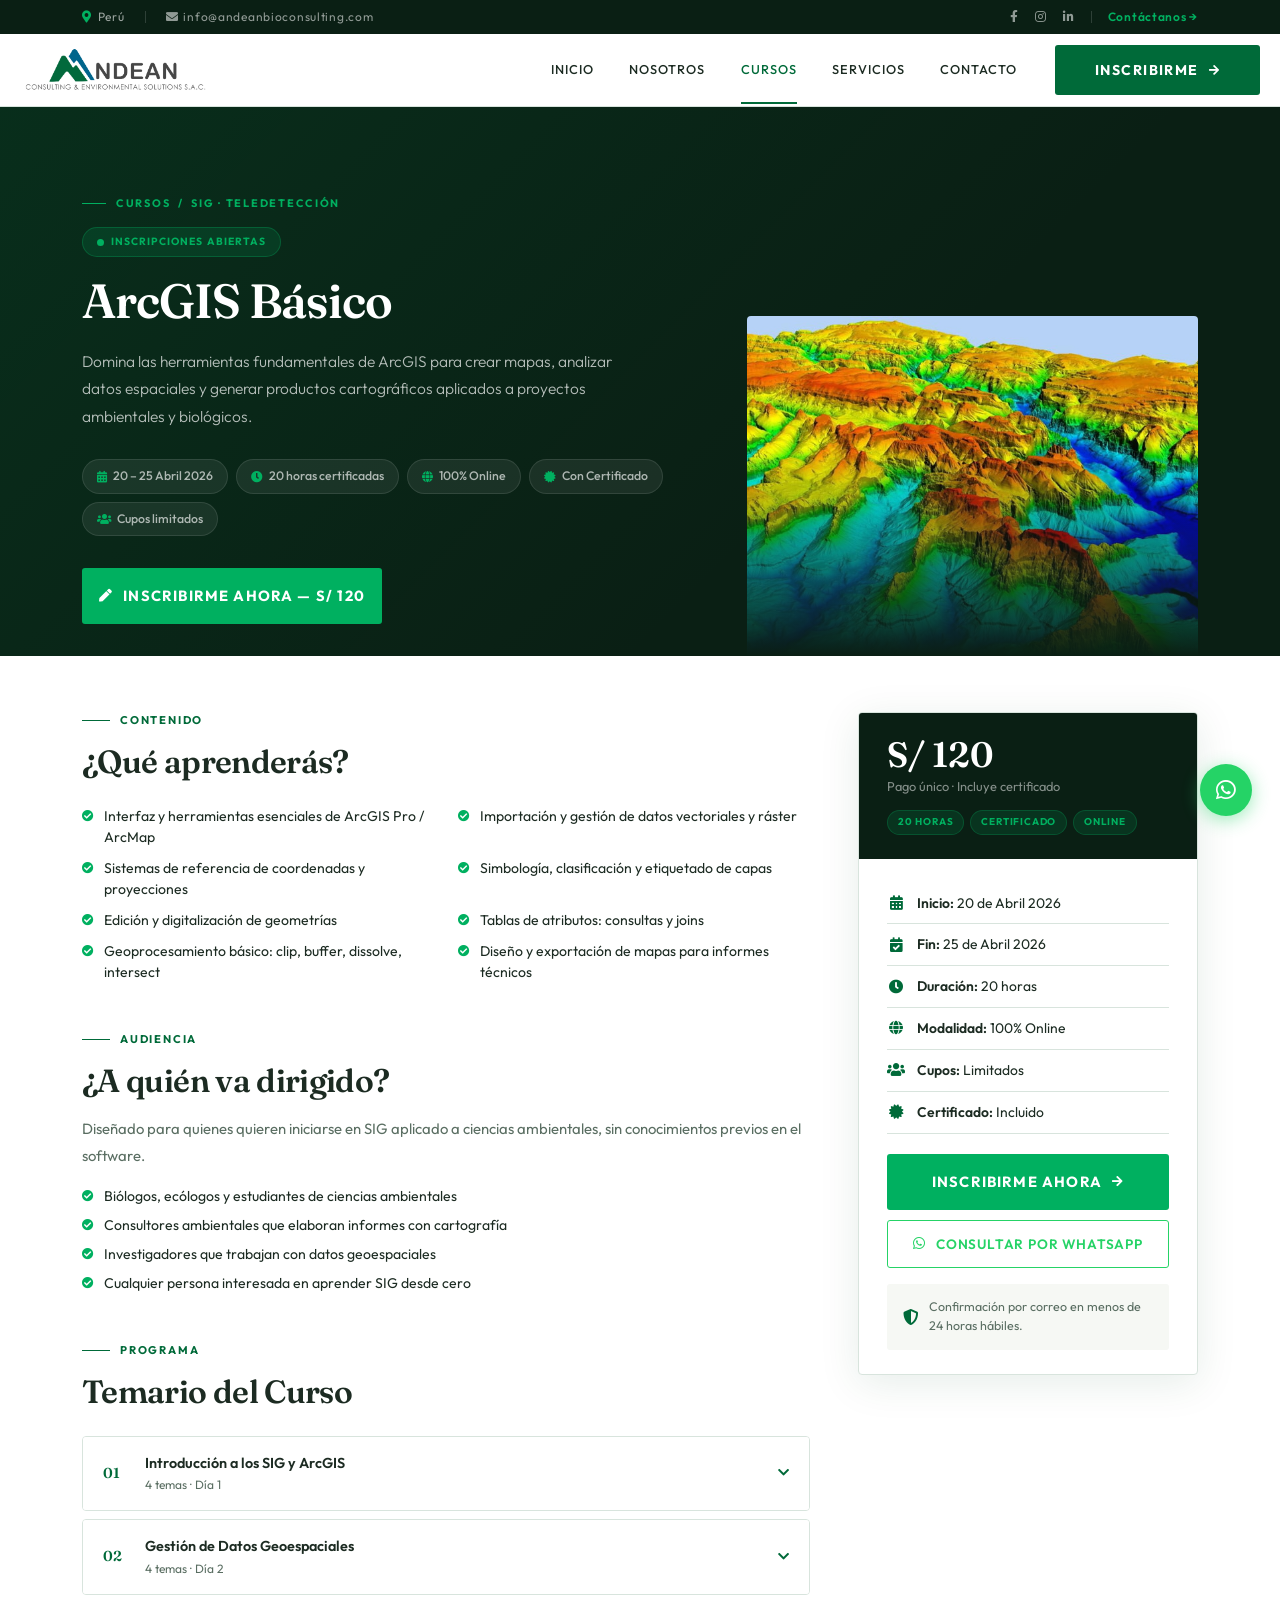
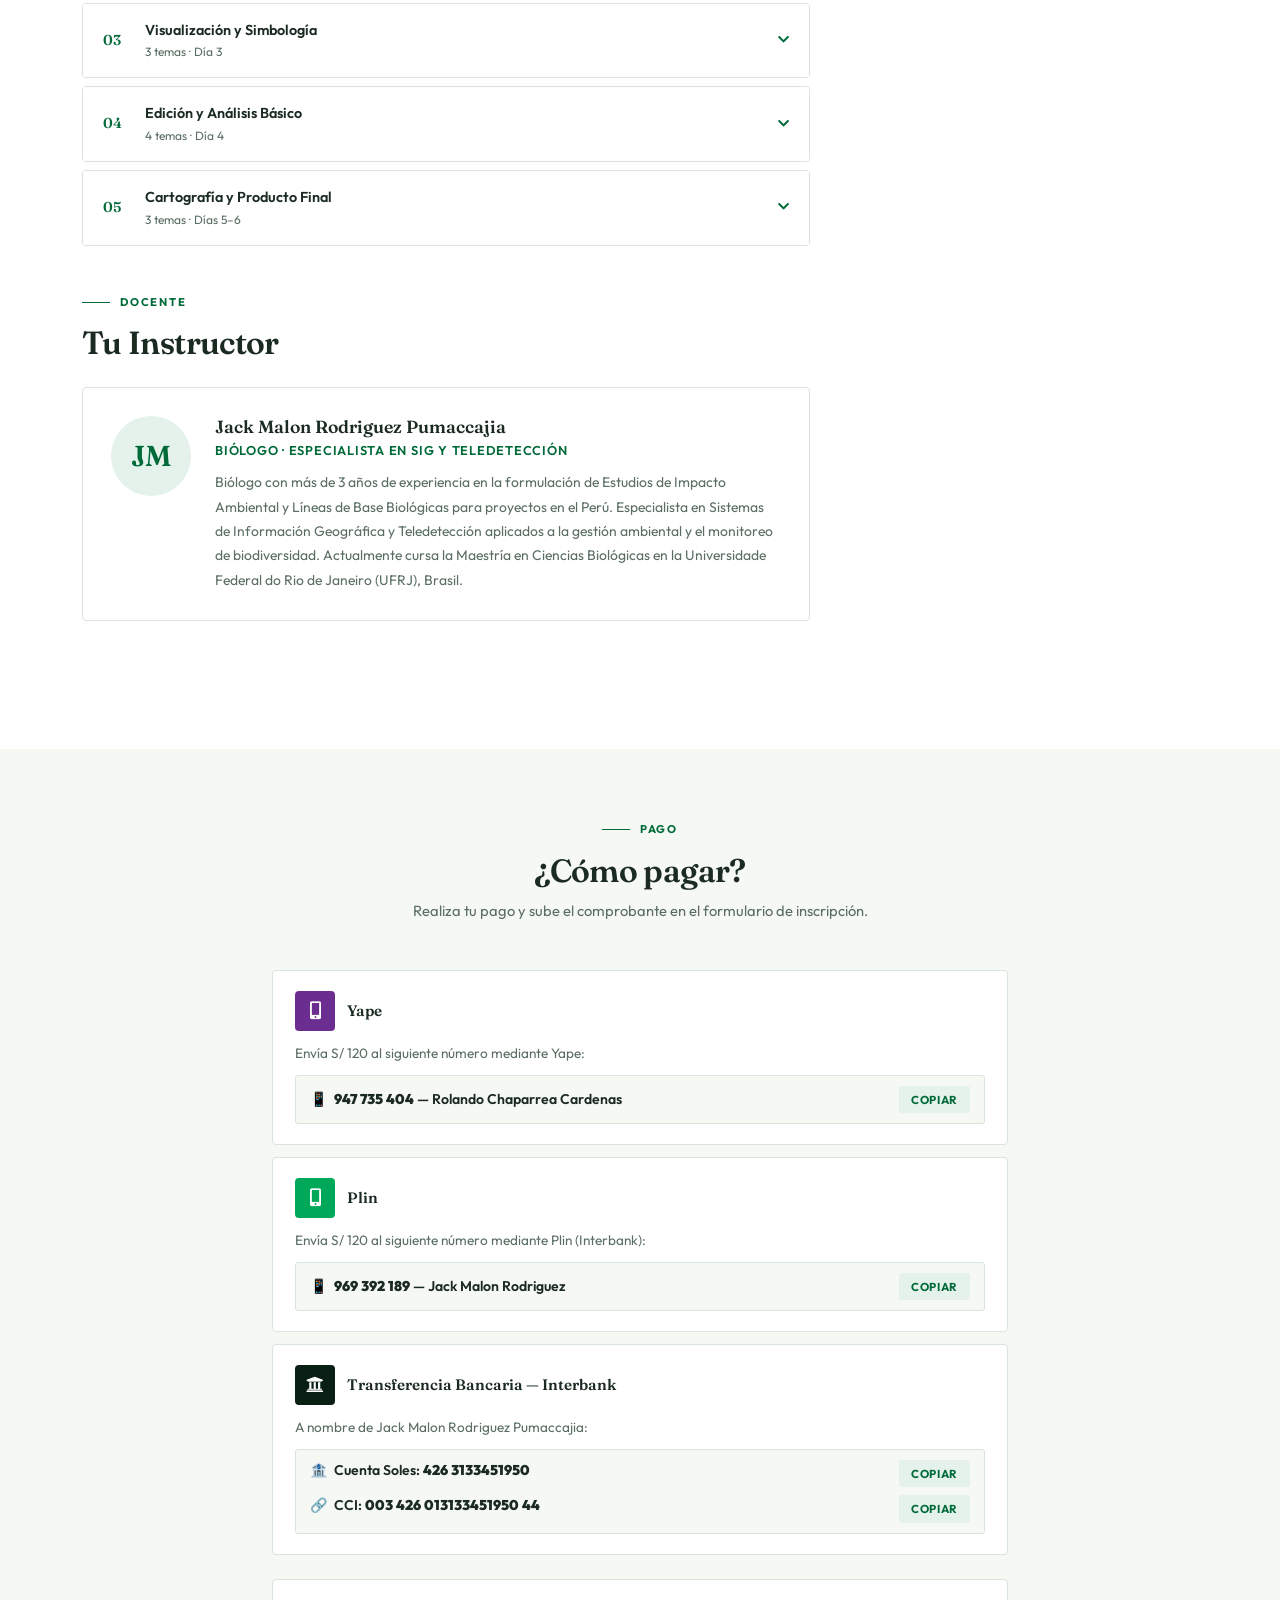
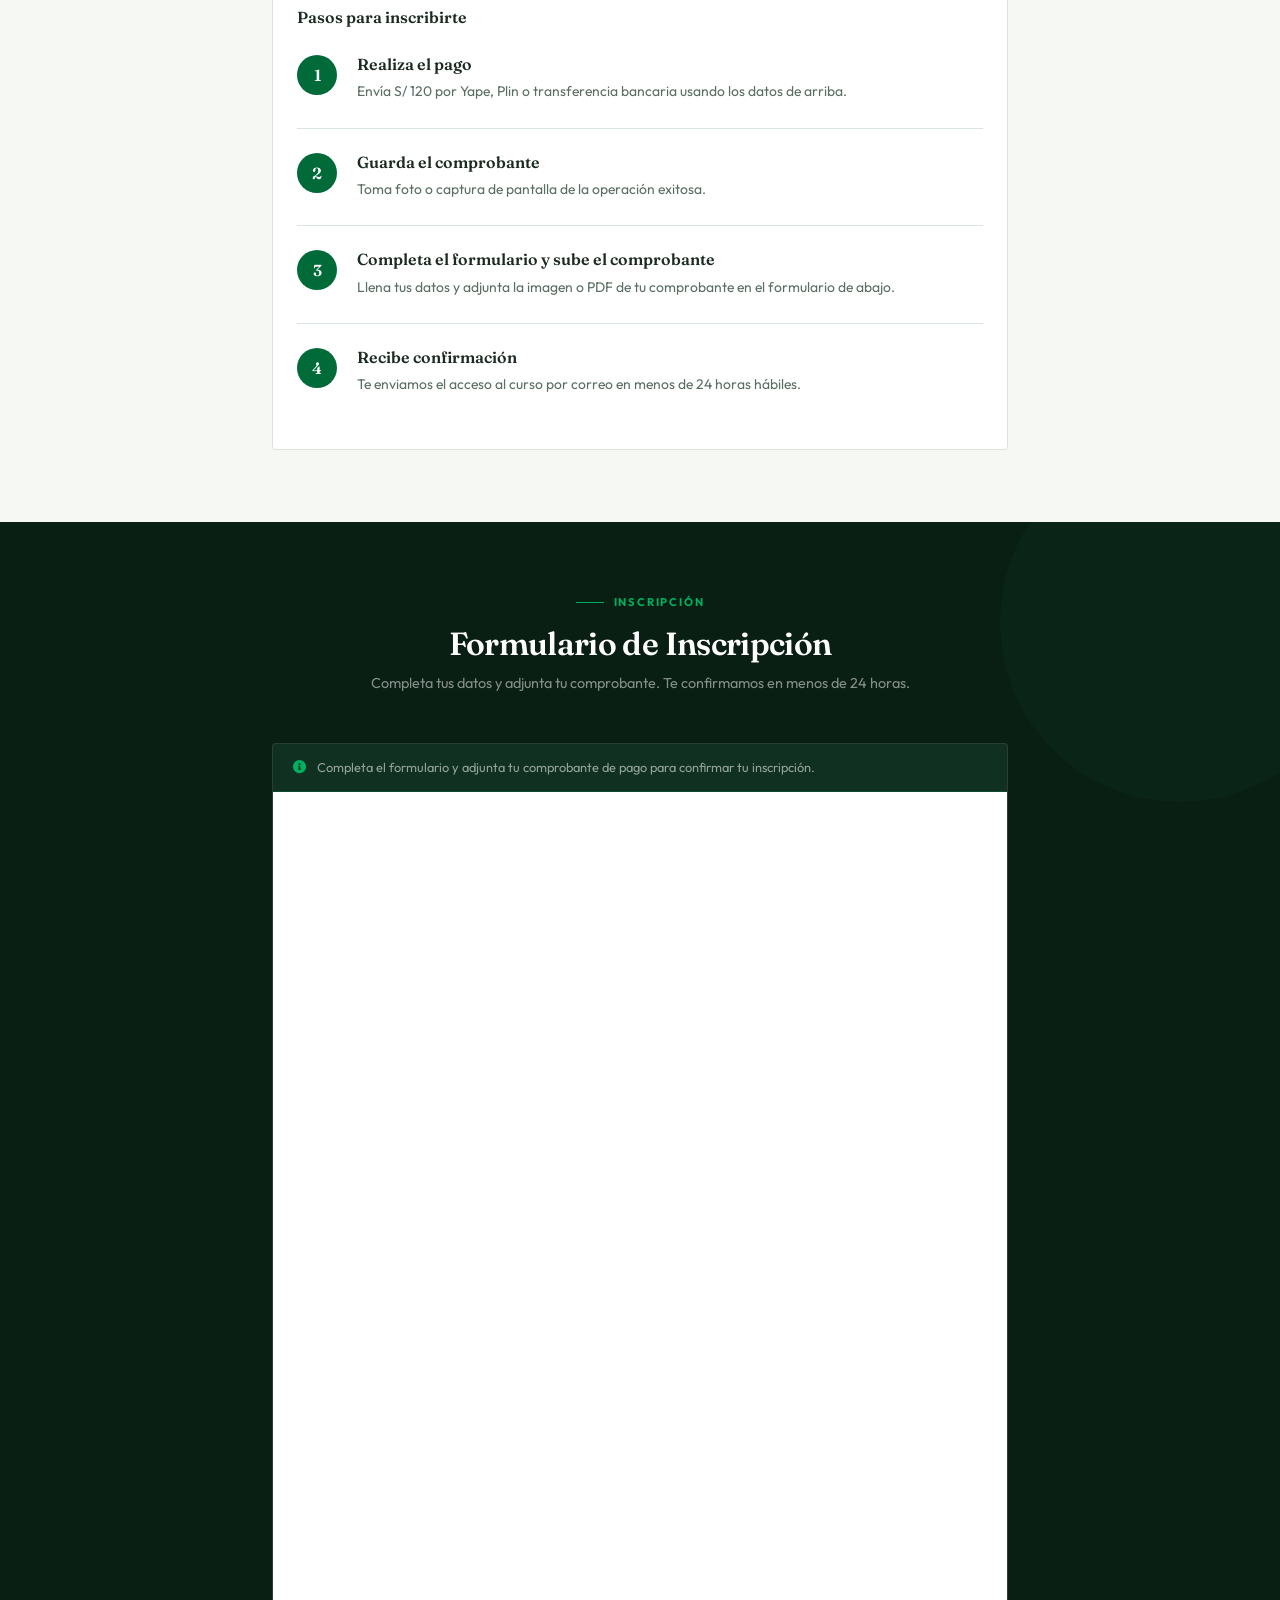
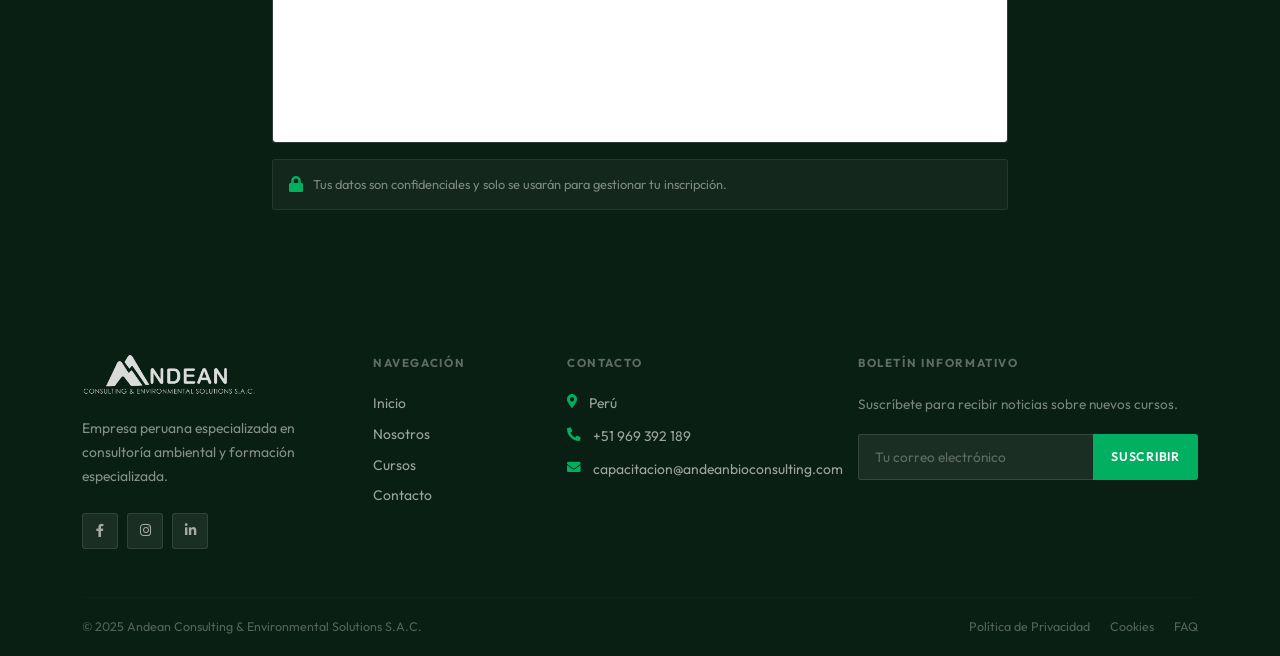
<file: curso-arcgis.html>
<!DOCTYPE html>
<html lang="es">
<head>
<meta charset="utf-8">
<title>ArcGIS Básico – Andean Consulting & Environmental Solutions S.A.C.</title>
<meta content="width=device-width, initial-scale=1.0" name="viewport">
<meta content="ArcGIS básico, SIG, cursos online Perú, cartografía ambiental" name="keywords">
<meta content="Aprende ArcGIS desde cero con un especialista en SIG y Biología. 20 horas certificadas. Inicia 20 de abril." name="description">
<link rel="icon" type="image/x-icon" href="img/favicon.ico">
<link rel="shortcut icon" type="image/x-icon" href="img/favicon.ico">
<link rel="apple-touch-icon" href="img/Andeanlogo.png">
<meta property="og:type" content="website">
<meta property="og:url" content="https://andeanbioconsulting.com/curso-arcgis.html">
<meta property="og:title" content="ArcGIS Básico — Andean Consulting · Inicia 20 Abril">
<meta property="og:description" content="Aprende ArcGIS desde cero. 20 horas certificadas, 100% online. Solo S/ 120.">
<meta property="og:image" content="https://andeanbioconsulting.com/img/course-1.jpg">
<meta property="og:image:width" content="1200">
<meta property="og:image:height" content="630">
<meta property="og:locale" content="es_PE">
<meta property="og:site_name" content="Andean Consulting">
<meta name="twitter:card" content="summary_large_image">
<meta name="twitter:title" content="ArcGIS Básico — Andean Consulting · Inicia 20 Abril">
<meta name="twitter:description" content="Aprende ArcGIS desde cero. 20 horas certificadas, 100% online. Solo S/ 120.">
<meta name="twitter:image" content="https://andeanbioconsulting.com/img/course-1.jpg">
<link rel="preconnect" href="https://fonts.googleapis.com">
<link rel="preconnect" href="https://fonts.gstatic.com" crossorigin>
<link href="https://fonts.googleapis.com/css2?family=Fraunces:ital,wght@0,300;0,400;0,600;0,700;1,300;1,400&family=Outfit:wght@300;400;500;600;700&display=swap" rel="stylesheet">
<link href="https://cdnjs.cloudflare.com/ajax/libs/font-awesome/5.10.0/css/all.min.css" rel="stylesheet">
<link href="https://cdn.jsdelivr.net/npm/bootstrap-icons@1.4.1/font/bootstrap-icons.css" rel="stylesheet">
<link href="https://cdn.jsdelivr.net/npm/bootstrap@5.0.0/dist/css/bootstrap.min.css" rel="stylesheet">
<style>
:root{
  --forest:#0a1f14;--green:#006a39;--lime:#00b060;
  --offwhite:#f6f8f4;--border:#d8e4dd;--text:#1c2b22;--muted:#5a6e62;
  --light-green:#e4f2eb;--wa:#25D366;
}
*{box-sizing:border-box;margin:0;padding:0}
html{scroll-behavior:smooth}
body{font-family:'Outfit',sans-serif;font-weight:400;color:var(--text);background:#fff;overflow-x:hidden}
h1,h2,h3,h4,h5,h6{font-family:'Fraunces',serif;font-weight:600;color:var(--text)}
#spinner{position:fixed;inset:0;background:#fff;display:flex;align-items:center;justify-content:center;z-index:9999;transition:opacity .5s}
#spinner.hide{opacity:0;pointer-events:none}
.spin-ring{width:44px;height:44px;border:2px solid var(--light-green);border-top-color:var(--green);border-radius:50%;animation:spin .9s linear infinite}
@keyframes spin{to{transform:rotate(360deg)}}
.topbar{background:var(--forest);color:rgba(255,255,255,.6);font-size:.75rem;letter-spacing:.06em;padding:8px 0}
.topbar a{color:rgba(255,255,255,.55);text-decoration:none;transition:color .2s}
.topbar a:hover{color:#fff}
.topbar-inner{display:flex;align-items:center;justify-content:space-between;gap:12px;flex-wrap:wrap}
.topbar-left{display:flex;gap:20px;align-items:center}
.topbar-right{display:flex;gap:16px;align-items:center}
.tb-div{width:1px;height:12px;background:rgba(255,255,255,.15)}
.navbar{background:#fff;border-bottom:1px solid var(--border);padding:0;position:sticky;top:0;z-index:1000;transition:box-shadow .3s}
.navbar.scrolled{box-shadow:0 2px 24px rgba(10,31,20,.1)}
.navbar-brand{padding:14px 24px}
.navbar-brand img{height:44px;object-fit:contain}
.navbar-toggler{border:1px solid #ccc!important;padding:6px 10px;margin-right:16px;border-radius:3px;background:transparent}
.navbar-toggler-icon{background-image:url("data:image/svg+xml,%3csvg xmlns='http://www.w3.org/2000/svg' viewBox='0 0 30 30'%3e%3cpath stroke='%230a1f14' stroke-linecap='round' stroke-miterlimit='10' stroke-width='2' d='M4 7h22M4 15h22M4 23h22'/%3e%3c/svg%3e")}
.nav-link{font-family:'Outfit',sans-serif;font-weight:500;font-size:.8rem;letter-spacing:.08em;text-transform:uppercase;color:var(--text)!important;padding:1.5rem 1.1rem!important;transition:color .2s;position:relative}
.nav-link::after{content:'';position:absolute;bottom:0;left:1.1rem;right:1.1rem;height:2px;background:var(--green);transform:scaleX(0);transition:transform .25s}
.nav-link:hover,.nav-link.active{color:var(--green)!important}
.nav-link:hover::after,.nav-link.active::after{transform:scaleX(1)}
.dropdown-menu{border:1px solid var(--border);border-radius:8px;box-shadow:0 12px 40px rgba(0,0,0,.1);padding:8px 0;margin-top:-1px}
.dropdown-item{font-family:'Outfit',sans-serif;font-size:.82rem;letter-spacing:.04em;padding:10px 20px;color:var(--text);font-weight:500;text-transform:uppercase;transition:background .15s,color .15s}
.dropdown-item:hover{background:var(--light-green);color:var(--green)}
.btn-nav-cta{background:var(--green);color:#fff!important;font-weight:700;font-size:.88rem;letter-spacing:.1em;text-transform:uppercase;text-decoration:none!important;padding:18px 40px!important;margin:8px 20px;border-radius:3px;display:inline-flex;align-items:center;gap:10px;transition:background .2s,transform .15s;white-space:nowrap;line-height:1}
.btn-nav-cta:hover{background:var(--forest)!important;color:#fff!important;transform:translateY(-1px)}
.course-hero{background:var(--forest);padding:72px 0 0;position:relative;overflow:hidden}
.course-hero::before{content:'';position:absolute;inset:0;background:linear-gradient(135deg,rgba(0,106,57,.2) 0%,transparent 65%);pointer-events:none}
.ch-eyebrow{display:flex;align-items:center;gap:10px;margin-bottom:16px;position:relative;z-index:1}
.ch-eyebrow-line{width:24px;height:1px;background:var(--lime)}
.ch-eyebrow span{font-size:.68rem;font-weight:700;letter-spacing:.16em;text-transform:uppercase;color:var(--lime)}
.ch-badge{display:inline-flex;align-items:center;gap:7px;font-size:.65rem;font-weight:700;letter-spacing:.1em;text-transform:uppercase;color:var(--lime);background:rgba(0,176,96,.15);border:1px solid rgba(0,176,96,.3);padding:6px 14px;border-radius:40px;margin-bottom:16px;position:relative;z-index:1}
.ch-badge::before{content:'';width:7px;height:7px;border-radius:50%;background:var(--lime);animation:dotBlink 1.4s ease infinite;flex-shrink:0}
@keyframes dotBlink{0%,100%{opacity:1}50%{opacity:.2}}
.hero-text-col{position:relative;z-index:1}
.course-hero h1{font-family:'Fraunces',serif;font-size:clamp(1.8rem,4.5vw,3rem);font-weight:600;color:#fff;line-height:1.18;letter-spacing:-.02em;margin-bottom:18px}
.course-hero p.hero-desc{font-size:.97rem;color:rgba(255,255,255,.7);line-height:1.8;margin-bottom:28px;font-weight:300;max-width:560px}
.hero-pills{display:flex;flex-wrap:wrap;gap:8px;margin-bottom:32px}
.hero-pill{display:flex;align-items:center;gap:6px;font-size:.77rem;font-weight:500;color:rgba(255,255,255,.65);background:rgba(255,255,255,.07);border:1px solid rgba(255,255,255,.1);padding:7px 14px;border-radius:40px}
.hero-pill i{color:var(--lime);font-size:.72rem}
.ch-img{position:relative;border-radius:4px 4px 0 0;overflow:hidden;height:340px;margin-top:32px}
.ch-img img{width:100%;height:100%;object-fit:cover}
.ch-img::after{content:'';position:absolute;inset:0;background:linear-gradient(180deg,transparent 40%,var(--forest) 100%);pointer-events:none}
.course-main{padding:56px 0 80px}
.course-sidebar{position:sticky;top:80px}
.enroll-card{background:#fff;border:1px solid var(--border);border-radius:4px;overflow:hidden;box-shadow:0 8px 40px rgba(0,80,40,.1)}
.ec-header{background:var(--forest);padding:24px 28px}
.ec-price{font-family:'Fraunces',serif;font-size:2.2rem;font-weight:600;color:#fff;line-height:1}
.ec-price-sub{font-size:.8rem;color:rgba(255,255,255,.5);margin-top:4px}
.ec-badges{display:flex;gap:6px;flex-wrap:wrap;margin-top:14px}
.ec-badge{font-size:.62rem;font-weight:700;letter-spacing:.08em;text-transform:uppercase;color:var(--lime);background:rgba(0,176,96,.15);border:1px solid rgba(0,176,96,.25);padding:4px 10px;border-radius:40px}
.ec-body{padding:24px 28px}
.ec-detail{display:flex;align-items:center;gap:12px;padding:10px 0;border-bottom:1px solid var(--border)}
.ec-detail:last-of-type{border-bottom:none}
.ec-detail i{width:18px;text-align:center;color:var(--green);font-size:.9rem;flex-shrink:0}
.ec-detail span{font-size:.87rem;color:var(--text)}
.ec-detail strong{font-weight:600}
.btn-enroll{display:flex;align-items:center;justify-content:center;gap:10px;width:100%;background:var(--lime);color:#fff;font-weight:700;font-size:.92rem;letter-spacing:.08em;text-transform:uppercase;padding:17px;border-radius:3px;text-decoration:none;transition:background .2s,transform .15s;margin-top:20px;position:relative;z-index:1}
.btn-enroll:hover{background:#009950;color:#fff;transform:translateY(-2px)}
.btn-wa-enroll{display:flex;align-items:center;justify-content:center;gap:10px;width:100%;background:transparent;color:var(--wa);font-weight:600;font-size:.85rem;letter-spacing:.06em;text-transform:uppercase;padding:13px;border-radius:3px;border:1px solid var(--wa);text-decoration:none;transition:background .2s,color .2s;margin-top:10px}
.btn-wa-enroll:hover{background:var(--wa);color:#fff}
.ec-guarantee{display:flex;align-items:center;gap:10px;margin-top:16px;padding:14px 16px;background:var(--offwhite);border-radius:3px}
.ec-guarantee i{color:var(--green);font-size:1rem;flex-shrink:0}
.ec-guarantee p{font-size:.78rem;color:var(--muted);line-height:1.5;margin:0}
.section-eyebrow{display:flex;align-items:center;gap:10px;margin-bottom:14px}
.section-eyebrow-line{width:28px;height:1px;background:var(--green);flex-shrink:0}
.section-eyebrow span{font-family:'Outfit',sans-serif;font-size:.7rem;font-weight:700;letter-spacing:.16em;text-transform:uppercase;color:var(--green)}
.section-title{font-family:'Fraunces',serif;font-weight:600;font-size:clamp(1.4rem,3vw,2rem);line-height:1.2;letter-spacing:-.02em}
.learn-grid{display:grid;grid-template-columns:1fr 1fr;gap:10px 24px;margin-top:4px}
.learn-item{display:flex;align-items:flex-start;gap:10px;font-size:.88rem;color:var(--text);line-height:1.5}
.learn-item i{color:var(--lime);font-size:.72rem;margin-top:4px;flex-shrink:0}
.syllabus-item{border:1px solid var(--border);border-radius:4px;margin-bottom:8px;overflow:hidden}
.syllabus-header{display:flex;align-items:center;justify-content:space-between;padding:16px 20px;cursor:pointer;background:#fff;transition:background .15s;gap:12px;user-select:none;-webkit-user-select:none}
.syllabus-header:hover{background:var(--offwhite)}
.syllabus-header.open{background:var(--light-green)}
.syl-left{display:flex;align-items:center;gap:14px}
.syl-num{font-family:'Fraunces',serif;font-size:.9rem;font-weight:600;color:var(--green);flex-shrink:0;width:28px}
.syl-title{font-family:'Outfit',sans-serif;font-size:.9rem;font-weight:600;color:var(--text)}
.syl-meta{font-size:.75rem;color:var(--muted);margin-top:2px}
.syl-arrow{color:var(--green);font-size:.8rem;transition:transform .3s;flex-shrink:0}
.syllabus-header.open .syl-arrow{transform:rotate(180deg)}
.syllabus-body{display:none;padding:0 20px 16px 62px}
.syllabus-body.open{display:block}
.syllabus-body ul{list-style:none;padding:0;margin:0}
.syllabus-body ul li{font-size:.85rem;color:var(--muted);padding:6px 0;border-bottom:1px solid var(--border);display:flex;align-items:center;gap:8px}
.syllabus-body ul li:last-child{border-bottom:none}
.syllabus-body ul li::before{content:'\f144';font-family:'Font Awesome 5 Free';font-weight:900;color:var(--lime);font-size:.6rem;flex-shrink:0}
.instructor-card{display:flex;gap:24px;align-items:flex-start;padding:28px;border:1px solid var(--border);border-radius:4px;background:#fff}
.instructor-avatar{width:80px;height:80px;border-radius:50%;background:var(--light-green);display:flex;align-items:center;justify-content:center;flex-shrink:0;font-family:'Fraunces',serif;font-size:1.8rem;font-weight:600;color:var(--green)}
.instructor-body h5{font-family:'Fraunces',serif;font-size:1.1rem;margin-bottom:4px}
.instructor-body .role{font-size:.8rem;color:var(--green);font-weight:600;letter-spacing:.06em;text-transform:uppercase;margin-bottom:10px}
.instructor-body p{font-size:.87rem;color:var(--muted);line-height:1.75;margin:0}
.payment-section{padding:72px 0;background:var(--offwhite)}
.pay-step{display:flex;gap:20px;align-items:flex-start;padding:24px 0;border-bottom:1px solid var(--border)}
.pay-step:last-child{border-bottom:none}
.step-num{width:40px;height:40px;border-radius:50%;background:var(--green);color:#fff;font-family:'Fraunces',serif;font-size:1rem;font-weight:600;display:flex;align-items:center;justify-content:center;flex-shrink:0}
.step-body h5{font-family:'Fraunces',serif;font-size:1rem;margin-bottom:6px}
.step-body p{font-size:.87rem;color:var(--muted);line-height:1.7;margin:0}
.pay-method{background:#fff;border:1px solid var(--border);border-radius:4px;padding:20px 22px;margin-bottom:12px}
.pay-method-header{display:flex;align-items:center;gap:12px;margin-bottom:12px}
.pay-method-icon{width:40px;height:40px;border-radius:4px;display:flex;align-items:center;justify-content:center;font-size:1.1rem;flex-shrink:0}
.pay-method-icon.yape{background:#6c2d91;color:#fff}
.pay-method-icon.plin{background:#00a859;color:#fff}
.pay-method-icon.transfer{background:var(--forest);color:#fff}
.pay-method h6{font-family:'Fraunces',serif;font-size:.95rem;margin:0}
.pay-method p{font-size:.85rem;color:var(--muted);margin:0;line-height:1.6}
.pay-detail{font-size:.88rem;color:var(--text);font-weight:600;background:var(--offwhite);border:1px solid var(--border);border-radius:3px;padding:10px 14px;margin-top:10px;display:flex;justify-content:space-between;align-items:center;flex-wrap:wrap;gap:8px}
.copy-btn{font-size:.72rem;font-weight:700;letter-spacing:.06em;text-transform:uppercase;color:var(--green);background:var(--light-green);border:none;padding:5px 12px;border-radius:3px;cursor:pointer;font-family:'Outfit',sans-serif;transition:background .15s}
.copy-btn:hover{background:#c5e8d4}
.copy-btn.copied{color:#fff;background:var(--green)}
/* FORMULARIO */
.enroll-section{padding:72px 0;background:var(--forest);position:relative;overflow:hidden}
.enroll-section::before{content:'';position:absolute;top:-80px;right:-80px;width:360px;height:360px;border-radius:50%;background:rgba(0,176,96,.04);pointer-events:none}
.enroll-wrap{background:rgba(255,255,255,.04);border:1px solid rgba(255,255,255,.1);border-radius:4px;padding:44px 40px;position:relative;z-index:1}
.form-label-e{font-family:'Outfit',sans-serif;font-size:.78rem;font-weight:600;letter-spacing:.08em;text-transform:uppercase;color:rgba(255,255,255,.5);margin-bottom:6px;display:block}
.form-ctrl-e{width:100%;background:rgba(255,255,255,.06);border:1px solid rgba(255,255,255,.12);border-radius:3px;padding:13px 16px;font-family:'Outfit',sans-serif;font-size:.9rem;color:#fff;outline:none;transition:border-color .2s;-webkit-appearance:none}
.form-ctrl-e:focus{border-color:var(--lime)}
.form-ctrl-e::placeholder{color:rgba(255,255,255,.25)}
.form-ctrl-e option{background:var(--forest);color:#fff}
/* FILE UPLOAD */
.file-upload-area{border:2px dashed rgba(255,255,255,.2);border-radius:4px;padding:28px 20px;text-align:center;cursor:pointer;transition:border-color .25s,background .25s;position:relative;overflow:hidden}
.file-upload-area:hover,.file-upload-area.drag{border-color:var(--lime);background:rgba(0,176,96,.07)}
.file-upload-area.ok{border-color:var(--lime);border-style:solid;background:rgba(0,176,96,.1)}
.file-upload-area input[type=file]{position:absolute;inset:0;opacity:0;cursor:pointer;width:100%;height:100%;z-index:2}
.fua-icon{font-size:1.8rem;margin-bottom:10px}
.fua-icon .ico-default{color:rgba(255,255,255,.25)}
.fua-icon .ico-ok{color:var(--lime);display:none}
.file-upload-area.ok .ico-default{display:none}
.file-upload-area.ok .ico-ok{display:inline}
.fua-default-text{font-size:.85rem;color:rgba(255,255,255,.5);line-height:1.6}
.fua-default-text strong{color:var(--lime);display:block;margin-bottom:4px;font-size:.9rem}
.fua-default-text small{font-size:.75rem;color:rgba(255,255,255,.3)}
.fua-ok-text{display:none;font-size:.85rem;color:rgba(255,255,255,.7);line-height:1.6}
.fua-ok-text strong{color:var(--lime);display:block;margin-bottom:4px;font-size:.95rem}
.fua-ok-text small{font-size:.75rem;color:rgba(255,255,255,.35);display:block;margin-top:4px}
.file-upload-area.ok .fua-default-text{display:none}
.file-upload-area.ok .fua-ok-text{display:block}
#fileErrMsg{display:none;color:#ff9090;font-size:.8rem;margin-top:7px}
/* PROGRESS */
.upload-progress{display:none;margin-top:10px}
.upload-progress-bar{height:4px;background:rgba(255,255,255,.1);border-radius:2px;overflow:hidden}
.upload-progress-fill{height:100%;background:var(--lime);width:0%;transition:width .4s ease;border-radius:2px}
.upload-progress-text{font-size:.75rem;color:rgba(255,255,255,.45);margin-top:6px;text-align:center}
.btn-submit-e{display:flex;align-items:center;justify-content:center;gap:10px;width:100%;background:var(--lime);color:#fff;font-weight:700;font-size:.92rem;letter-spacing:.1em;text-transform:uppercase;padding:17px;border-radius:3px;border:none;cursor:pointer;transition:background .2s,transform .15s,opacity .2s;font-family:'Outfit',sans-serif}
.btn-submit-e:hover:not(:disabled){background:#009950;transform:translateY(-2px)}
.btn-submit-e:disabled{opacity:.6;cursor:not-allowed;transform:none!important}
.enroll-note{display:flex;align-items:flex-start;gap:10px;margin-top:16px;padding:14px 16px;background:rgba(255,255,255,.04);border:1px solid rgba(255,255,255,.08);border-radius:3px}
.enroll-note i{color:var(--lime);flex-shrink:0;margin-top:2px}
.enroll-note p{font-size:.8rem;color:rgba(255,255,255,.45);line-height:1.6;margin:0}
.form-success-e{display:none;text-align:center;padding:48px 20px}
.form-success-e i.big{font-size:2.8rem;color:var(--lime);margin-bottom:16px;display:block}
.form-success-e h4{font-family:'Fraunces',serif;font-size:1.4rem;color:#fff;margin-bottom:10px}
.form-success-e p{font-size:.9rem;color:rgba(255,255,255,.55);line-height:1.7}
.form-err-banner{display:none;background:rgba(220,50,50,.12);border:1px solid rgba(220,50,50,.3);border-radius:3px;padding:16px 18px;margin-top:12px;font-size:.85rem;color:#ff9090;line-height:1.6}
.form-err-banner strong{color:#ffb3b3;display:block;margin-bottom:4px}
.form-err-banner .wa-fallback{display:inline-flex;align-items:center;gap:7px;margin-top:10px;background:var(--wa);color:#fff;font-weight:700;font-size:.8rem;letter-spacing:.06em;text-transform:uppercase;padding:10px 18px;border-radius:3px;text-decoration:none;transition:opacity .2s}
.form-err-banner .wa-fallback:hover{opacity:.85;color:#fff}
/* FOOTER */
.footer{background:var(--forest);padding:72px 0 0}
.footer-brand img{height:42px;filter:brightness(0) invert(1);opacity:.85;margin-bottom:20px}
.footer-desc{font-size:.87rem;color:rgba(255,255,255,.5);line-height:1.75;max-width:300px}
.footer-heading{font-family:'Outfit',sans-serif;font-size:.72rem;font-weight:700;letter-spacing:.14em;text-transform:uppercase;color:rgba(255,255,255,.35);margin-bottom:22px}
.footer-link{display:block;font-size:.87rem;color:rgba(255,255,255,.6);text-decoration:none;margin-bottom:10px;transition:color .2s}
.footer-link:hover{color:#fff}
.footer-cr{display:flex;align-items:flex-start;gap:12px;margin-bottom:12px}
.footer-cr i{color:var(--lime);margin-top:2px;flex-shrink:0;font-size:.85rem}
.footer-cr span{font-size:.87rem;color:rgba(255,255,255,.6);line-height:1.5}
.social-link{width:36px;height:36px;border-radius:3px;background:rgba(255,255,255,.07);border:1px solid rgba(255,255,255,.1);color:rgba(255,255,255,.6);display:inline-flex;align-items:center;justify-content:center;font-size:.82rem;text-decoration:none;transition:background .2s,color .2s,border-color .2s;margin-right:6px}
.social-link:hover{background:var(--lime);border-color:var(--lime);color:#fff}
.newsletter-row{display:flex;margin-top:6px}
.newsletter-row input{flex:1;background:rgba(255,255,255,.07);border:1px solid rgba(255,255,255,.12);border-right:none;color:#fff;padding:12px 16px;font-size:.85rem;border-radius:3px 0 0 3px;outline:none;font-family:'Outfit',sans-serif}
.newsletter-row input::placeholder{color:rgba(255,255,255,.3)}
.newsletter-row .nl-btn{background:var(--lime);border:none;color:#fff;padding:12px 18px;font-size:.78rem;font-weight:600;font-family:'Outfit',sans-serif;letter-spacing:.06em;text-transform:uppercase;border-radius:0 3px 3px 0;cursor:pointer;transition:background .2s}
.newsletter-row .nl-btn:hover{background:#009950}
.footer-divider{border-color:rgba(255,255,255,.08);margin:48px 0 0}
.footer-bottom{padding:20px 0;font-size:.78rem;color:rgba(255,255,255,.3);display:flex;justify-content:space-between;align-items:center;flex-wrap:wrap;gap:10px}
.footer-bottom a{color:rgba(255,255,255,.3);text-decoration:none;transition:color .2s}
.footer-bottom a:hover{color:rgba(255,255,255,.7)}
.footer-bottom-links{display:flex;gap:20px;flex-wrap:wrap}
.back-top{position:fixed;bottom:28px;right:28px;width:44px;height:44px;background:var(--green);color:#fff;border-radius:3px;display:flex;align-items:center;justify-content:center;font-size:1rem;text-decoration:none;opacity:0;pointer-events:none;transition:opacity .3s,transform .2s;z-index:999}
.back-top.show{opacity:1;pointer-events:all}
.back-top:hover{transform:translateY(-3px);color:#fff}
.wa-float{position:fixed;bottom:84px;right:28px;z-index:998;width:52px;height:52px;background:var(--wa);border-radius:50%;display:flex;align-items:center;justify-content:center;color:#fff;font-size:1.4rem;text-decoration:none;box-shadow:0 4px 18px rgba(37,211,102,.45);transition:transform .2s}
.wa-float:hover{transform:scale(1.1);color:#fff}
.fade-up{opacity:0;transform:translateY(36px);transition:opacity .6s ease,transform .6s ease}
.fade-up.visible{opacity:1;transform:none}
.d1{transition-delay:.1s}.d2{transition-delay:.2s}.d3{transition-delay:.3s}
@media(max-width:992px){
  .navbar-collapse{background:#fff;border-top:1px solid var(--border);padding:8px 16px 20px}
  .nav-link{padding:.75rem .5rem!important;font-size:.9rem}
  .btn-nav-cta{display:none!important}
  .footer-bottom{flex-direction:column;text-align:center}
  .footer-bottom-links{justify-content:center}
  .learn-grid{grid-template-columns:1fr}
  .instructor-card{flex-direction:column;align-items:center;text-align:center}
  .enroll-wrap{padding:28px 20px}
  .course-sidebar{position:static;margin-top:40px}
  .ch-img{height:220px}
}
</style>
</head>
<body>
<div id="spinner"><div class="spin-ring"></div></div>

<div class="topbar">
  <div class="container">
    <div class="topbar-inner">
      <div class="topbar-left">
        <span><i class="fas fa-map-marker-alt" style="color:var(--lime);margin-right:6px"></i>Perú</span>
        <div class="tb-div"></div>
        <a href="mailto:capacitacion@andeanbioconsulting.com"><i class="fas fa-envelope" style="margin-right:5px"></i>info@andeanbioconsulting.com</a>
      </div>
      <div class="topbar-right">
        <a href="#"><i class="fab fa-facebook-f"></i></a>
        <a href="#"><i class="fab fa-instagram"></i></a>
        <a href="#"><i class="fab fa-linkedin-in"></i></a>
        <div class="tb-div"></div>
        <a href="contact.html" style="color:var(--lime);font-weight:600">Contáctanos →</a>
      </div>
    </div>
  </div>
</div>

<nav class="navbar navbar-expand-lg" id="mainNav">
  <a href="index.html" class="navbar-brand"><img src="img/Andeanlogo.png" alt="Andean Consulting"></a>
  <button class="navbar-toggler" data-bs-toggle="collapse" data-bs-target="#navCollapse" aria-label="Menú">
    <span class="navbar-toggler-icon"></span>
  </button>
  <div class="collapse navbar-collapse" id="navCollapse">
    <div class="navbar-nav ms-auto p-3 p-lg-0">
      <a href="index.html" class="nav-item nav-link">Inicio</a>
      <a href="about.html" class="nav-item nav-link">Nosotros</a>
      <a href="courses.html" class="nav-item nav-link active">Cursos</a>
      <div class="nav-item dropdown">
        <a href="#" class="nav-link dropdown-toggle" data-bs-toggle="dropdown">Servicios</a>
        <div class="dropdown-menu">
          <a href="consultoria.html" class="dropdown-item">Consultoría &amp; Equipos</a>
          <a href="alumnos.html" class="dropdown-item">Portal Alumnos</a>
        </div>
      </div>
      <a href="contact.html" class="nav-item nav-link">Contacto</a>
    </div>
    <a href="#inscripcion" class="btn-nav-cta d-none d-lg-flex">Inscribirme <i class="fas fa-arrow-right" style="font-size:.72rem"></i></a>
  </div>
</nav>

<div class="course-hero">
  <div class="container">
    <div class="row align-items-end">
      <div class="col-lg-7 hero-text-col" style="padding-top:16px;padding-bottom:0">
        <div class="ch-eyebrow">
          <div class="ch-eyebrow-line"></div>
          <span><a href="courses.html" style="color:var(--lime);text-decoration:none">Cursos</a> &nbsp;/&nbsp; SIG · Teledetección</span>
        </div>
        <div class="ch-badge">Inscripciones Abiertas</div>
        <h1>ArcGIS Básico</h1>
        <p class="hero-desc">Domina las herramientas fundamentales de ArcGIS para crear mapas, analizar datos espaciales y generar productos cartográficos aplicados a proyectos ambientales y biológicos.</p>
        <div class="hero-pills">
          <div class="hero-pill"><i class="fas fa-calendar-alt"></i> 20 – 25 Abril 2026</div>
          <div class="hero-pill"><i class="fas fa-clock"></i> 20 horas certificadas</div>
          <div class="hero-pill"><i class="fas fa-globe"></i> 100% Online</div>
          <div class="hero-pill"><i class="fas fa-certificate"></i> Con Certificado</div>
          <div class="hero-pill"><i class="fas fa-users"></i> Cupos limitados</div>
        </div>
        <a href="#inscripcion" class="btn-enroll" style="max-width:300px;margin-bottom:32px">
          <i class="fas fa-pen" style="font-size:.8rem"></i> Inscribirme Ahora — S/ 120
        </a>
      </div>
      <div class="col-lg-5">
        <div class="ch-img"><img src="img/course-1.jpg" alt="ArcGIS Básico para Ciencias Ambientales"></div>
      </div>
    </div>
  </div>
</div>

<div class="container">
  <div class="row g-5 course-main">
    <div class="col-lg-8">

      <div class="mb-5 fade-up">
        <div class="section-eyebrow"><div class="section-eyebrow-line"></div><span>Contenido</span></div>
        <h2 class="section-title mb-4">¿Qué aprenderás?</h2>
        <div class="learn-grid">
          <div class="learn-item"><i class="fas fa-check-circle"></i>Interfaz y herramientas esenciales de ArcGIS Pro / ArcMap</div>
          <div class="learn-item"><i class="fas fa-check-circle"></i>Importación y gestión de datos vectoriales y ráster</div>
          <div class="learn-item"><i class="fas fa-check-circle"></i>Sistemas de referencia de coordenadas y proyecciones</div>
          <div class="learn-item"><i class="fas fa-check-circle"></i>Simbología, clasificación y etiquetado de capas</div>
          <div class="learn-item"><i class="fas fa-check-circle"></i>Edición y digitalización de geometrías</div>
          <div class="learn-item"><i class="fas fa-check-circle"></i>Tablas de atributos: consultas y joins</div>
          <div class="learn-item"><i class="fas fa-check-circle"></i>Geoprocesamiento básico: clip, buffer, dissolve, intersect</div>
          <div class="learn-item"><i class="fas fa-check-circle"></i>Diseño y exportación de mapas para informes técnicos</div>
        </div>
      </div>

      <div class="mb-5 fade-up">
        <div class="section-eyebrow"><div class="section-eyebrow-line"></div><span>Audiencia</span></div>
        <h2 class="section-title mb-3">¿A quién va dirigido?</h2>
        <p style="font-size:.93rem;color:var(--muted);line-height:1.8;margin-bottom:16px">Diseñado para quienes quieren iniciarse en SIG aplicado a ciencias ambientales, sin conocimientos previos en el software.</p>
        <div style="display:flex;flex-direction:column;gap:8px">
          <div class="learn-item"><i class="fas fa-check-circle"></i>Biólogos, ecólogos y estudiantes de ciencias ambientales</div>
          <div class="learn-item"><i class="fas fa-check-circle"></i>Consultores ambientales que elaboran informes con cartografía</div>
          <div class="learn-item"><i class="fas fa-check-circle"></i>Investigadores que trabajan con datos geoespaciales</div>
          <div class="learn-item"><i class="fas fa-check-circle"></i>Cualquier persona interesada en aprender SIG desde cero</div>
        </div>
      </div>

      <div class="mb-5 fade-up">
        <div class="section-eyebrow"><div class="section-eyebrow-line"></div><span>Programa</span></div>
        <h2 class="section-title mb-4">Temario del Curso</h2>
        <div class="syllabus-item">
          <div class="syllabus-header" onclick="toggleSyl(this)">
            <div class="syl-left"><span class="syl-num">01</span><div><div class="syl-title">Introducción a los SIG y ArcGIS</div><div class="syl-meta">4 temas · Día 1</div></div></div>
            <i class="fas fa-chevron-down syl-arrow"></i>
          </div>
          <div class="syllabus-body"><ul>
            <li>¿Qué es un SIG? Conceptos fundamentales</li>
            <li>Tipos de datos espaciales: vectorial vs ráster</li>
            <li>Instalación y configuración del entorno ArcGIS</li>
            <li>Interfaz de trabajo: paneles, catálogo y herramientas</li>
          </ul></div>
        </div>
        <div class="syllabus-item">
          <div class="syllabus-header" onclick="toggleSyl(this)">
            <div class="syl-left"><span class="syl-num">02</span><div><div class="syl-title">Gestión de Datos Geoespaciales</div><div class="syl-meta">4 temas · Día 2</div></div></div>
            <i class="fas fa-chevron-down syl-arrow"></i>
          </div>
          <div class="syllabus-body"><ul>
            <li>Importación de shapefiles, KML y datos GPS</li>
            <li>Sistemas de coordenadas y proyecciones cartográficas</li>
            <li>Gestión de geodatabases</li>
            <li>Carga de imágenes satelitales y DEM</li>
          </ul></div>
        </div>
        <div class="syllabus-item">
          <div class="syllabus-header" onclick="toggleSyl(this)">
            <div class="syl-left"><span class="syl-num">03</span><div><div class="syl-title">Visualización y Simbología</div><div class="syl-meta">3 temas · Día 3</div></div></div>
            <i class="fas fa-chevron-down syl-arrow"></i>
          </div>
          <div class="syllabus-body"><ul>
            <li>Simbología por categorías, gradientes y valores únicos</li>
            <li>Etiquetado automático de elementos</li>
            <li>Escala de visualización y transparencias</li>
          </ul></div>
        </div>
        <div class="syllabus-item">
          <div class="syllabus-header" onclick="toggleSyl(this)">
            <div class="syl-left"><span class="syl-num">04</span><div><div class="syl-title">Edición y Análisis Básico</div><div class="syl-meta">4 temas · Día 4</div></div></div>
            <i class="fas fa-chevron-down syl-arrow"></i>
          </div>
          <div class="syllabus-body"><ul>
            <li>Digitalización de puntos, líneas y polígonos</li>
            <li>Edición de tablas de atributos y consultas SQL</li>
            <li>Geoprocesamiento: buffer, clip, intersect, dissolve</li>
            <li>Uniones espaciales (spatial join)</li>
          </ul></div>
        </div>
        <div class="syllabus-item">
          <div class="syllabus-header" onclick="toggleSyl(this)">
            <div class="syl-left"><span class="syl-num">05</span><div><div class="syl-title">Cartografía y Producto Final</div><div class="syl-meta">3 temas · Días 5–6</div></div></div>
            <i class="fas fa-chevron-down syl-arrow"></i>
          </div>
          <div class="syllabus-body"><ul>
            <li>Diseño de layouts: leyenda, escala gráfica, norte, título</li>
            <li>Exportación a PDF, PNG y JPEG en alta resolución</li>
            <li>Proyecto final: mapa técnico ambiental completo</li>
          </ul></div>
        </div>
      </div>

      <div class="mb-5 fade-up">
        <div class="section-eyebrow"><div class="section-eyebrow-line"></div><span>Docente</span></div>
        <h2 class="section-title mb-4">Tu Instructor</h2>
        <div class="instructor-card">
          <div class="instructor-avatar">JM</div>
          <div class="instructor-body">
            <h5>Jack Malon Rodriguez Pumaccajia</h5>
            <div class="role">Biólogo · Especialista en SIG y Teledetección</div>
            <p>Biólogo con más de 3 años de experiencia en la formulación de Estudios de Impacto Ambiental y Líneas de Base Biológicas para proyectos en el Perú. Especialista en Sistemas de Información Geográfica y Teledetección aplicados a la gestión ambiental y el monitoreo de biodiversidad. Actualmente cursa la Maestría en Ciencias Biológicas en la Universidade Federal do Rio de Janeiro (UFRJ), Brasil.</p>
          </div>
        </div>
      </div>
    </div>

    <div class="col-lg-4">
      <div class="course-sidebar fade-up d2">
        <div class="enroll-card">
          <div class="ec-header">
            <div class="ec-price">S/ 120</div>
            <div class="ec-price-sub">Pago único · Incluye certificado</div>
            <div class="ec-badges">
              <span class="ec-badge">20 Horas</span>
              <span class="ec-badge">Certificado</span>
              <span class="ec-badge">Online</span>
            </div>
          </div>
          <div class="ec-body">
            <div class="ec-detail"><i class="fas fa-calendar-alt"></i><span><strong>Inicio:</strong> 20 de Abril 2026</span></div>
            <div class="ec-detail"><i class="fas fa-calendar-check"></i><span><strong>Fin:</strong> 25 de Abril 2026</span></div>
            <div class="ec-detail"><i class="fas fa-clock"></i><span><strong>Duración:</strong> 20 horas</span></div>
            <div class="ec-detail"><i class="fas fa-globe"></i><span><strong>Modalidad:</strong> 100% Online</span></div>
            <div class="ec-detail"><i class="fas fa-users"></i><span><strong>Cupos:</strong> Limitados</span></div>
            <div class="ec-detail"><i class="fas fa-certificate"></i><span><strong>Certificado:</strong> Incluido</span></div>
            <a href="#inscripcion" class="btn-enroll">Inscribirme Ahora <i class="fas fa-arrow-right" style="font-size:.75rem"></i></a>
            <a href="https://wa.me/51969392189?text=Hola%2C%20me%20interesa%20el%20curso%20de%20ArcGIS%20B%C3%A1sico%20del%2020%20de%20abril." target="_blank" rel="noopener" class="btn-wa-enroll"><i class="fab fa-whatsapp"></i> Consultar por WhatsApp</a>
            <div class="ec-guarantee">
              <i class="fas fa-shield-alt"></i>
              <p>Confirmación por correo en menos de 24 horas hábiles.</p>
            </div>
          </div>
        </div>
      </div>
    </div>
  </div>
</div>

<div class="payment-section" id="pago">
  <div class="container">
    <div class="row justify-content-center">
      <div class="col-lg-8">
        <div class="text-center mb-5 fade-up">
          <div class="section-eyebrow justify-content-center"><div class="section-eyebrow-line"></div><span>Pago</span></div>
          <h2 class="section-title">¿Cómo pagar?</h2>
          <p style="font-size:.92rem;color:var(--muted);margin-top:10px">Realiza tu pago y sube el comprobante en el formulario de inscripción.</p>
        </div>
        <div class="pay-method fade-up d1">
          <div class="pay-method-header"><div class="pay-method-icon yape"><i class="fas fa-mobile-alt"></i></div><h6>Yape</h6></div>
          <p>Envía S/ 120 al siguiente número mediante Yape:</p>
          <div class="pay-detail">
            <span>📱 &nbsp;<strong>947 735 404</strong> — Rolando Chaparrea Cardenas</span>
            <button class="copy-btn" onclick="copyTxt('947735404',this)">Copiar</button>
          </div>
        </div>
        <div class="pay-method fade-up d2">
          <div class="pay-method-header"><div class="pay-method-icon plin"><i class="fas fa-mobile-alt"></i></div><h6>Plin</h6></div>
          <p>Envía S/ 120 al siguiente número mediante Plin (Interbank):</p>
          <div class="pay-detail">
            <span>📱 &nbsp;<strong>969 392 189</strong> — Jack Malon Rodriguez</span>
            <button class="copy-btn" onclick="copyTxt('969392189',this)">Copiar</button>
          </div>
        </div>
        <div class="pay-method fade-up d3">
          <div class="pay-method-header"><div class="pay-method-icon transfer"><i class="fas fa-university"></i></div><h6>Transferencia Bancaria — Interbank</h6></div>
          <p>A nombre de Jack Malon Rodriguez Pumaccajia:</p>
          <div class="pay-detail" style="flex-direction:column;align-items:flex-start;gap:8px">
            <div style="display:flex;justify-content:space-between;width:100%;flex-wrap:wrap;gap:6px">
              <span>🏦 &nbsp;Cuenta Soles: <strong>426 3133451950</strong></span>
              <button class="copy-btn" onclick="copyTxt('42631334 51950',this)">Copiar</button>
            </div>
            <div style="display:flex;justify-content:space-between;width:100%;flex-wrap:wrap;gap:6px">
              <span>🔗 &nbsp;CCI: <strong>003 426 013133451950 44</strong></span>
              <button class="copy-btn" onclick="copyTxt('00342601313345195044',this)">Copiar</button>
            </div>
          </div>
        </div>
        <div style="background:#fff;border:1px solid var(--border);border-radius:4px;padding:28px 24px;margin-top:24px" class="fade-up">
          <h5 style="font-family:'Fraunces',serif;font-size:1rem;margin-bottom:4px">Pasos para inscribirte</h5>
          <div class="pay-step"><div class="step-num">1</div><div class="step-body"><h5>Realiza el pago</h5><p>Envía S/ 120 por Yape, Plin o transferencia bancaria usando los datos de arriba.</p></div></div>
          <div class="pay-step"><div class="step-num">2</div><div class="step-body"><h5>Guarda el comprobante</h5><p>Toma foto o captura de pantalla de la operación exitosa.</p></div></div>
          <div class="pay-step"><div class="step-num">3</div><div class="step-body"><h5>Completa el formulario y sube el comprobante</h5><p>Llena tus datos y adjunta la imagen o PDF de tu comprobante en el formulario de abajo.</p></div></div>
          <div class="pay-step" style="border-bottom:none"><div class="step-num">4</div><div class="step-body"><h5>Recibe confirmación</h5><p>Te enviamos el acceso al curso por correo en menos de 24 horas hábiles.</p></div></div>
        </div>
      </div>
    </div>
  </div>
</div>

<!-- ═══════════════════════════════════════════════════════════
     FORMULARIO — Netlify Forms con soporte nativo de archivos
     ═══════════════════════════════════════════════════════════ -->
<div class="enroll-section" id="inscripcion">
  <div class="container">
    <div class="row justify-content-center">
      <div class="col-lg-8">
        <div class="text-center mb-5 fade-up">
          <div class="section-eyebrow justify-content-center">
            <div class="section-eyebrow-line" style="background:var(--lime)"></div>
            <span style="color:var(--lime)">Inscripción</span>
          </div>
          <h2 class="section-title" style="color:#fff">Formulario de Inscripción</h2>
          <p style="font-size:.9rem;color:rgba(255,255,255,.5);margin-top:10px">Completa tus datos y adjunta tu comprobante. Te confirmamos en menos de 24 horas.</p>
        </div>
        <div class="enroll-wrap fade-up d1" style="padding:0;overflow:hidden;">
          <div style="background:rgba(0,106,57,.15);border-bottom:1px solid rgba(0,176,96,.2);padding:14px 20px;display:flex;align-items:center;gap:10px;">
            <i class="fas fa-info-circle" style="color:var(--lime);flex-shrink:0;font-size:.85rem"></i>
            <span style="font-size:.8rem;color:rgba(255,255,255,.55);line-height:1.5;">Completa el formulario y adjunta tu comprobante de pago para confirmar tu inscripción.</span>
          </div>
          <iframe
            src="https://docs.google.com/forms/d/e/1FAIpQLSfK4kHRt7i-0urbfNnOg04KeIk5lM5Z2a2Cddmc5X2zW5VYSA/viewform?embedded=true"
            width="100%"
            height="950"
            frameborder="0"
            marginheight="0"
            marginwidth="0"
            style="display:block;width:100%;border:none;background:#fff;"
          >Cargando…</iframe>
        </div>
        <div class="enroll-note" style="margin-top:16px;">
          <i class="fas fa-lock"></i>
          <p>Tus datos son confidenciales y solo se usarán para gestionar tu inscripción.</p>
        </div>
      </div>
    </div>
  </div>
</div>

<footer class="footer">
  <div class="container">
    <div class="row g-5">
      <div class="col-lg-3 col-md-6">
        <div class="footer-brand"><img src="img/Andeanlogo.png" alt="Andean Consulting"></div>
        <p class="footer-desc">Empresa peruana especializada en consultoría ambiental y formación especializada.</p>
        <div style="margin-top:24px">
          <a class="social-link" href="#"><i class="fab fa-facebook-f"></i></a>
          <a class="social-link" href="#"><i class="fab fa-instagram"></i></a>
          <a class="social-link" href="#"><i class="fab fa-linkedin-in"></i></a>
        </div>
      </div>
      <div class="col-lg-2 col-md-6">
        <div class="footer-heading">Navegación</div>
        <a class="footer-link" href="index.html">Inicio</a>
        <a class="footer-link" href="about.html">Nosotros</a>
        <a class="footer-link" href="courses.html">Cursos</a>
        <a class="footer-link" href="contact.html">Contacto</a>
      </div>
      <div class="col-lg-3 col-md-6">
        <div class="footer-heading">Contacto</div>
        <div class="footer-cr"><i class="fas fa-map-marker-alt"></i><span>Perú</span></div>
        <div class="footer-cr"><i class="fas fa-phone-alt"></i><span>+51 969 392 189</span></div>
        <div class="footer-cr"><i class="fas fa-envelope"></i><span>capacitacion@andeanbioconsulting.com</span></div>
      </div>
      <div class="col-lg-4 col-md-6">
        <div class="footer-heading">Boletín Informativo</div>
        <p style="font-size:.85rem;color:rgba(255,255,255,.45);margin-bottom:18px;line-height:1.7">Suscríbete para recibir noticias sobre nuevos cursos.</p>
        <div class="newsletter-row">
          <input type="email" id="nlEmail" placeholder="Tu correo electrónico">
          <button class="nl-btn" onclick="sendNewsletter()">Suscribir</button>
        </div>
        <p id="nlOk" style="display:none;font-size:.78rem;color:var(--lime);margin-top:8px">✓ ¡Suscrito! Gracias.</p>
      </div>
    </div>
    <hr class="footer-divider">
    <div class="footer-bottom">
      <span>&copy; 2025 Andean Consulting &amp; Environmental Solutions S.A.C.</span>
      <div class="footer-bottom-links"><a href="#">Política de Privacidad</a><a href="#">Cookies</a><a href="#">FAQ</a></div>
    </div>
  </div>
</footer>

<a href="https://wa.me/51969392189?text=Hola%2C%20me%20interesa%20el%20curso%20de%20ArcGIS%20B%C3%A1sico." target="_blank" rel="noopener" class="wa-float"><i class="fab fa-whatsapp"></i></a>
<a href="#" class="back-top" id="backTop"><i class="bi bi-arrow-up"></i></a>

<script src="https://cdn.jsdelivr.net/npm/bootstrap@5.0.0/dist/js/bootstrap.bundle.min.js"></script>
<script>
/* SPINNER */
window.addEventListener('load', function() {
  var s = document.getElementById('spinner');
  s.classList.add('hide');
  setTimeout(function(){ s.remove(); }, 600);
});

/* NAVBAR */
var mainNav = document.getElementById('mainNav');
window.addEventListener('scroll', function() {
  mainNav.classList.toggle('scrolled', window.scrollY > 20);
}, {passive:true});

/* FADE UP */
var fo = new IntersectionObserver(function(entries) {
  entries.forEach(function(e) {
    if (e.isIntersecting) { e.target.classList.add('visible'); fo.unobserve(e.target); }
  });
}, {threshold:0.1, rootMargin:'0px 0px -36px 0px'});
document.querySelectorAll('.fade-up').forEach(function(el){ fo.observe(el); });

/* BACK TOP */
var bt = document.getElementById('backTop');
window.addEventListener('scroll', function(){ bt.classList.toggle('show', window.scrollY > 300); }, {passive:true});
bt.addEventListener('click', function(e){ e.preventDefault(); window.scrollTo({top:0, behavior:'smooth'}); });

/* SYLLABUS */
function toggleSyl(header) {
  var body = header.nextElementSibling;
  var isOpen = header.classList.contains('open');
  document.querySelectorAll('.syllabus-header.open').forEach(function(h){
    h.classList.remove('open'); h.nextElementSibling.classList.remove('open');
  });
  if (!isOpen) { header.classList.add('open'); body.classList.add('open'); }
}

/* COPY */
function copyTxt(text, btn) {
  var orig = btn.textContent;
  function done() { btn.textContent='¡Copiado!'; btn.classList.add('copied'); setTimeout(function(){ btn.textContent=orig; btn.classList.remove('copied'); }, 2000); }
  if (navigator.clipboard) { navigator.clipboard.writeText(text).then(done).catch(done); }
  else {
    var ta = document.createElement('textarea'); ta.value=text;
    ta.style.cssText='position:fixed;opacity:0'; document.body.appendChild(ta);
    ta.select(); document.execCommand('copy'); document.body.removeChild(ta); done();
  }
}

/* FILE UPLOAD */
var fileInput   = document.getElementById('fileInput');
var fileArea    = document.getElementById('fileArea');
var fileNameTxt = document.getElementById('fileNameTxt');
var fileErrMsg  = document.getElementById('fileErrMsg');

fileInput.addEventListener('change', function() { validateFile(this.files[0]); });

function validateFile(file) {
  fileErrMsg.style.display = 'none';
  fileArea.classList.remove('ok');
  if (!file) return;
  if (file.size > 10 * 1024 * 1024) {
    fileErrMsg.textContent = '⚠ El archivo supera los 10 MB. Por favor comprime la imagen.';
    fileErrMsg.style.display = 'block';
    fileInput.value = ''; return;
  }
  var allowed = ['image/jpeg','image/png','image/jpg','image/webp','application/pdf'];
  if (!allowed.includes(file.type)) {
    fileErrMsg.textContent = '⚠ Solo se permiten JPG, PNG o PDF.';
    fileErrMsg.style.display = 'block';
    fileInput.value = ''; return;
  }
  fileNameTxt.textContent = file.name + ' (' + (file.size/(1024*1024)).toFixed(1) + ' MB)';
  fileArea.classList.add('ok');
}

/* DRAG & DROP */
fileArea.addEventListener('dragover',  function(e){ e.preventDefault(); fileArea.classList.add('drag'); });
fileArea.addEventListener('dragleave', function()  { fileArea.classList.remove('drag'); });
fileArea.addEventListener('drop', function(e) {
  e.preventDefault(); fileArea.classList.remove('drag');
  var f = e.dataTransfer.files[0];
  if (f) { try { var dt=new DataTransfer(); dt.items.add(f); fileInput.files=dt.files; } catch(x){} validateFile(f); }
});

/* PROGRESS BAR */
var progressEl   = document.getElementById('uploadProgress');
var progressFill = document.getElementById('progressFill');
var progressText = document.getElementById('progressText');
var progressTimer = null;

function startProgress() {
  progressEl.style.display = 'block';
  progressFill.style.width = '0%';
  var pct = 0;
  progressTimer = setInterval(function() {
    pct < 60 ? pct += 5 : pct < 85 ? pct += 1.5 : pct < 92 ? pct += 0.3 : null;
    progressFill.style.width = Math.min(pct, 92) + '%';
  }, 200);
}

function finishProgress(ok) {
  clearInterval(progressTimer);
  progressFill.style.width = '100%';
  if (!ok) { progressFill.style.background='#e05555'; progressText.textContent='Error al enviar.'; }
}

/* FORM SUBMIT — XHR con progreso real de subida */
var form      = document.getElementById('enrollForm');
var submitBtn = document.getElementById('submitBtn');
var errBanner = document.getElementById('errBanner');
var successBox= document.getElementById('successBox');
var enrollNote= document.getElementById('enrollNote');

form.addEventListener('submit', function(e) {
  e.preventDefault();
  errBanner.style.display = 'none';

  if (!form.checkValidity()) { form.reportValidity(); return; }

  if (!fileInput.files || fileInput.files.length === 0) {
    fileErrMsg.textContent = '⚠ Por favor selecciona el comprobante de pago.';
    fileErrMsg.style.display = 'block';
    fileArea.scrollIntoView({behavior:'smooth', block:'center'});
    return;
  }

  var nombre = form.querySelector('[name=nombre]').value.trim();
  var origHtml = submitBtn.innerHTML;
  submitBtn.innerHTML = 'Enviando… &nbsp;<i class="fas fa-spinner fa-spin"></i>';
  submitBtn.disabled = true;

  var formData = new FormData(form);

  startProgress();

  var xhr = new XMLHttpRequest();
  xhr.open('POST', '/', true);

  /* Progreso real de subida del archivo */
  xhr.upload.addEventListener('progress', function(ev) {
    if (ev.lengthComputable) {
      clearInterval(progressTimer);
      progressFill.style.width = Math.round((ev.loaded / ev.total) * 90) + '%';
    }
  });

  xhr.addEventListener('load', function() {
    if (xhr.status >= 200 && xhr.status < 400) {
      finishProgress(true);
      setTimeout(function() {
        form.style.display     = 'none';
        enrollNote.style.display  = 'none';
        progressEl.style.display  = 'none';
        successBox.style.display  = 'block';
        document.getElementById('successName').textContent = nombre.split(' ')[0];
      }, 500);
    } else {
      finishProgress(false);
      errBanner.style.display = 'block';
      submitBtn.innerHTML = origHtml;
      submitBtn.disabled  = false;
    }
  });

  xhr.addEventListener('error', function() {
    finishProgress(false);
    errBanner.style.display = 'block';
    submitBtn.innerHTML = origHtml;
    submitBtn.disabled  = false;
  });

  xhr.send(formData);
});

/* NEWSLETTER */
function sendNewsletter() {
  var input = document.getElementById('nlEmail');
  var email = input.value.trim();
  if (!email || !/\S+@\S+\.\S+/.test(email)) {
    input.style.borderColor='rgba(255,80,80,.6)'; input.focus();
    setTimeout(function(){ input.style.borderColor=''; }, 2000); return;
  }
  input.value='';
  document.getElementById('nlOk').style.display='block';
  setTimeout(function(){ document.getElementById('nlOk').style.display='none'; }, 4000);
}
</script>
</body>
</html>
</file>
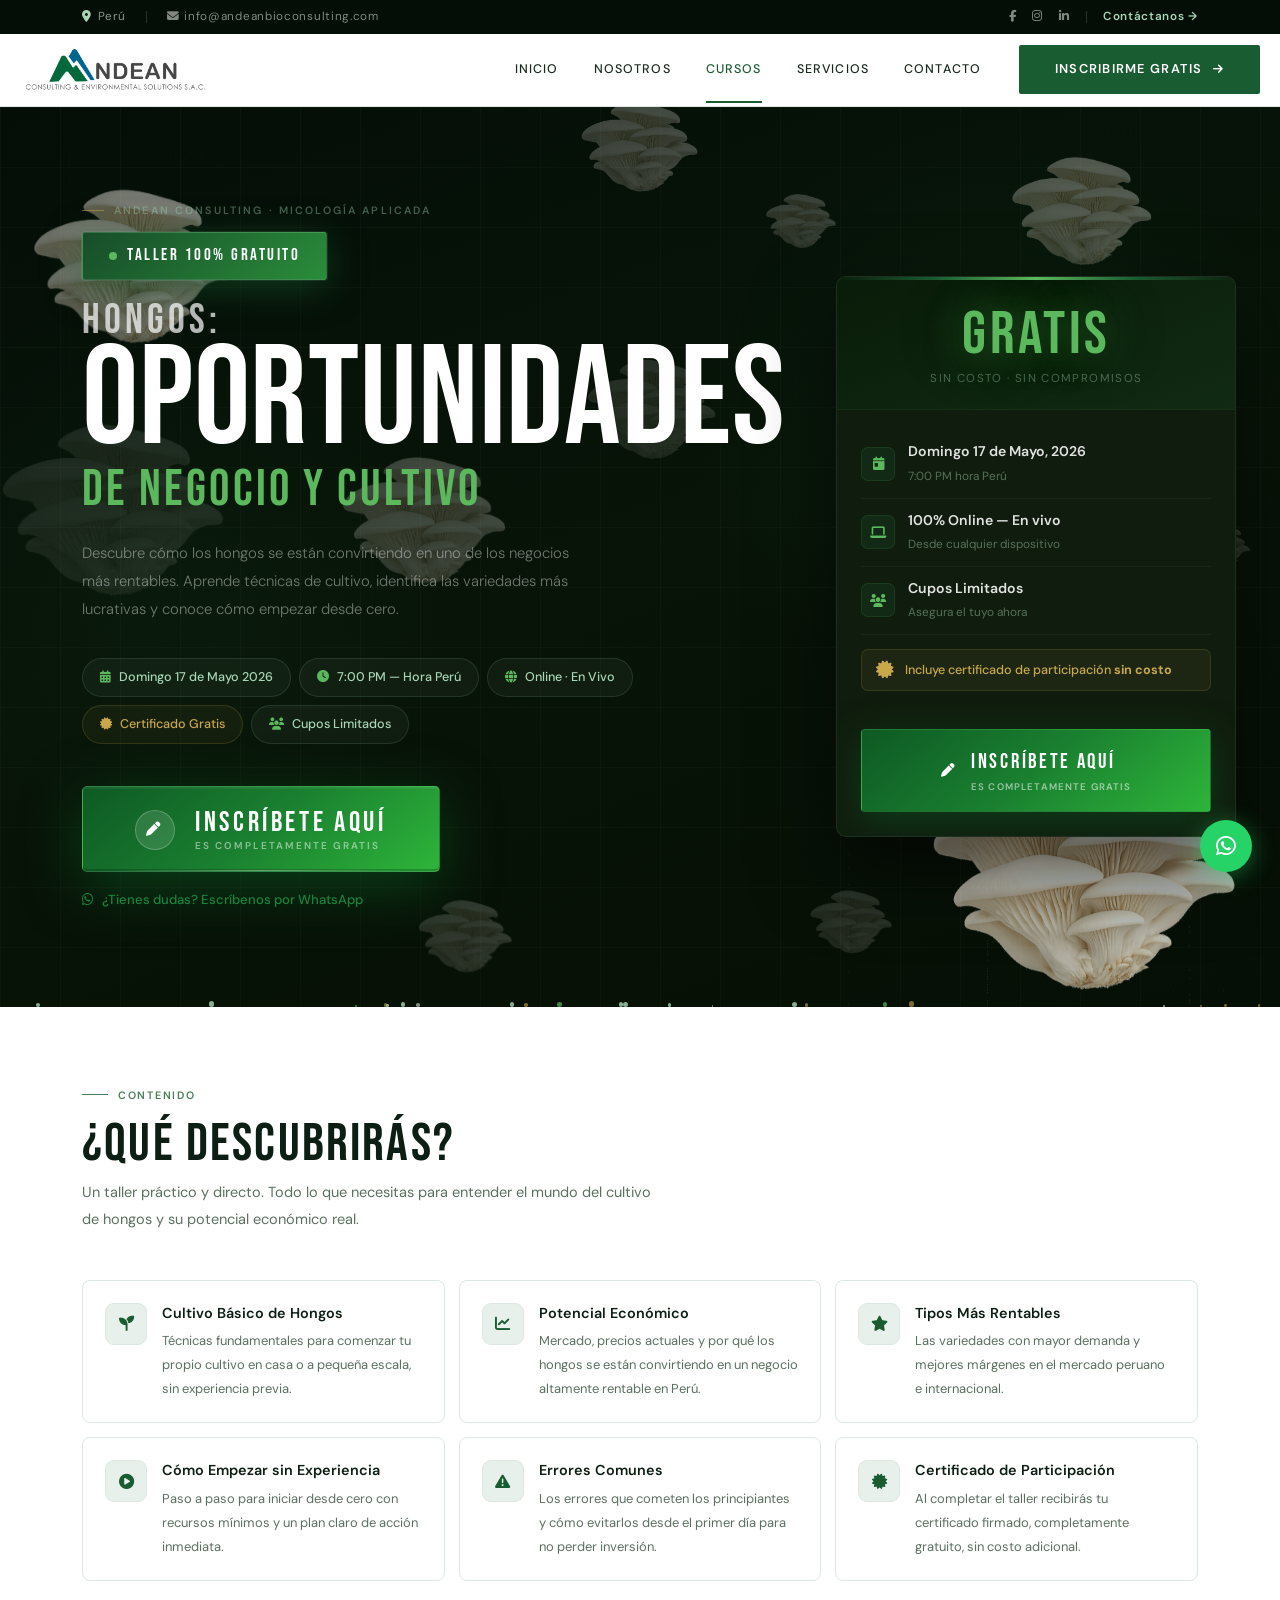
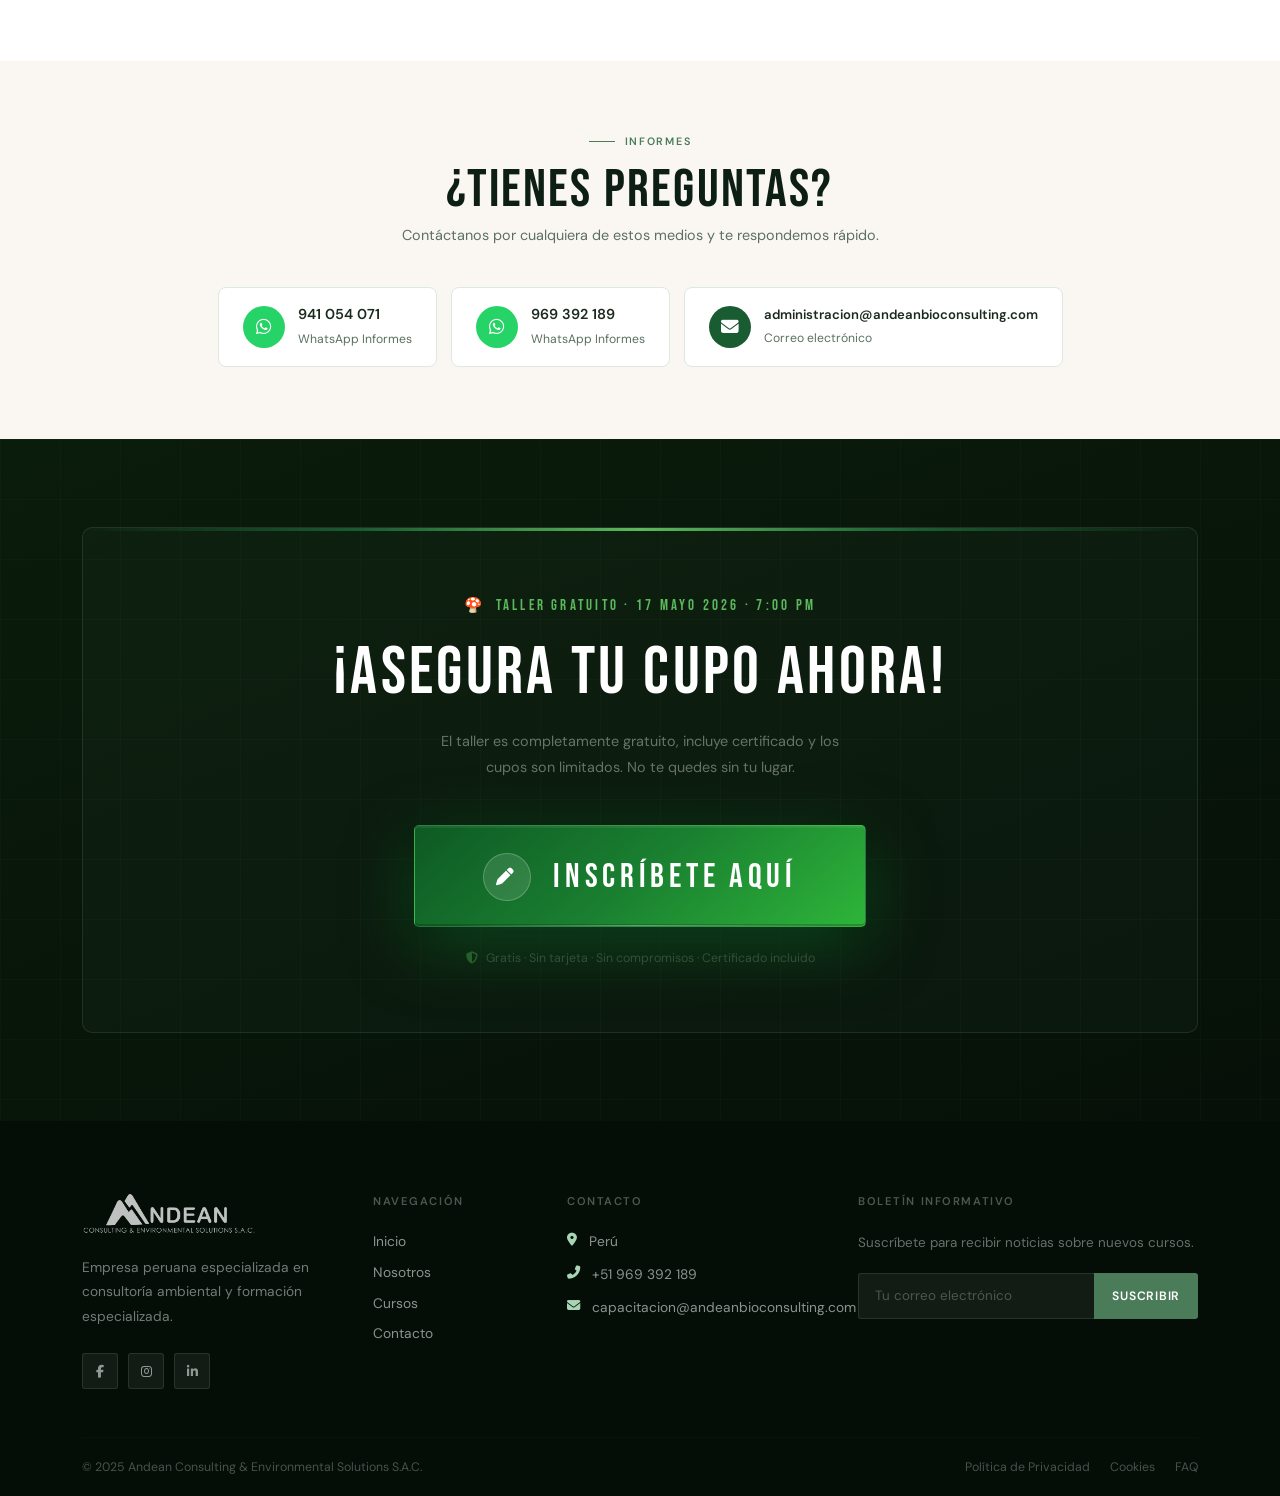
<file: curso-hongos.html>
<!DOCTYPE html>
<html lang="es">
<head>
<meta charset="utf-8">
<title>Taller Gratuito — Hongos: Oportunidades de Negocio y Cultivo · Andean Consulting</title>
<meta name="viewport" content="width=device-width, initial-scale=1.0">
<meta name="description" content="Taller 100% gratuito sobre hongos: oportunidades de negocio y cultivo. Online, 17 de mayo 2026, 7:00 PM hora Perú. Incluye certificado.">

<!-- Favicon -->
<link rel="icon" type="image/x-icon" href="img/favicon.ico">
<link rel="shortcut icon" type="image/x-icon" href="img/favicon.ico">
<link rel="apple-touch-icon" href="img/Andeanlogo.png">

<!-- Open Graph — WhatsApp, Facebook, LinkedIn -->
<meta property="og:type" content="website">
<meta property="og:url" content="https://jacbandido.github.io/taller-hongos.html">
<meta property="og:title" content="Taller Gratuito — Hongos: Oportunidades de Negocio y Cultivo">
<meta property="og:description" content="Aprende a cultivar hongos y conviértelo en un negocio rentable. Taller 100% gratis, online, 17 de mayo 2026 a las 7:00 PM. Incluye certificado.">
<meta property="og:image" content="https://jacbandido.github.io/img/hongo2.jpg">
<meta property="og:image:width" content="1200">
<meta property="og:image:height" content="630">
<meta property="og:locale" content="es_PE">
<meta property="og:site_name" content="Andean Consulting">

<!-- Twitter Card -->
<meta name="twitter:card" content="summary_large_image">
<meta name="twitter:title" content="Taller Gratuito — Hongos: Oportunidades de Negocio y Cultivo">
<meta name="twitter:description" content="Aprende a cultivar hongos y conviértelo en un negocio rentable. Taller 100% gratis, online, 17 de mayo 2026 a las 7:00 PM. Incluye certificado.">
<meta name="twitter:image" content="https://jacbandido.github.io/img/hongo2.jpg">
<link rel="preconnect" href="https://fonts.googleapis.com">
<link rel="preconnect" href="https://fonts.gstatic.com" crossorigin>
<link href="https://fonts.googleapis.com/css2?family=Bebas+Neue&family=Syne:wght@400;600;700;800&family=DM+Sans:ital,wght@0,300;0,400;0,500;0,600;1,300&display=swap" rel="stylesheet">
<link href="https://cdnjs.cloudflare.com/ajax/libs/font-awesome/6.4.0/css/all.min.css" rel="stylesheet">
<link href="https://cdn.jsdelivr.net/npm/bootstrap-icons@1.4.1/font/bootstrap-icons.css" rel="stylesheet">
<link href="https://cdn.jsdelivr.net/npm/bootstrap@5.0.0/dist/css/bootstrap.min.css" rel="stylesheet">
<style>
:root {
  --bg:#07130c; --deep:#040e07; --forest:#0d1f14; --green:#1a5c32; --sage:#4a7c59;
  --lime:#5cb85c; --mint:#a8d5b5; --gold:#c9a84c; --cream:#f5f0e8; --offwhite:#faf7f2;
  --border:#dde8e0; --text:#1a2b1e; --muted:#5c7060; --light:#e8f0eb; --wa:#25D366;
  --card:#101d0e;
}
*,*::before,*::after{box-sizing:border-box;margin:0;padding:0}
html{scroll-behavior:smooth}
body{font-family:'DM Sans',sans-serif;background:#fff;color:var(--text);overflow-x:hidden}

/* ── TOPBAR ── */
.topbar{background:var(--deep);color:rgba(255,255,255,.55);font-size:.73rem;letter-spacing:.06em;padding:8px 0;position:relative;z-index:10}
.topbar a{color:rgba(255,255,255,.5);text-decoration:none;transition:color .2s}
.topbar a:hover{color:#fff}
.topbar-inner{display:flex;align-items:center;justify-content:space-between;gap:12px;flex-wrap:wrap}
.topbar-left{display:flex;gap:20px;align-items:center}
.topbar-right{display:flex;gap:16px;align-items:center}
.tb-div{width:1px;height:12px;background:rgba(255,255,255,.15)}

/* ── NAVBAR ── */
.navbar{background:#fff;border-bottom:1px solid var(--border);padding:0;position:sticky;top:0;z-index:1000;transition:box-shadow .3s}
.navbar.scrolled{box-shadow:0 2px 28px rgba(10,31,20,.12)}
.navbar-brand{padding:14px 24px}
.navbar-brand img{height:44px;object-fit:contain}
.navbar-toggler{border:1px solid #ccc!important;padding:6px 10px;margin-right:16px;border-radius:3px;background:transparent}
.navbar-toggler-icon{background-image:url("data:image/svg+xml,%3csvg xmlns='http://www.w3.org/2000/svg' viewBox='0 0 30 30'%3e%3cpath stroke='%230d1f14' stroke-linecap='round' stroke-miterlimit='10' stroke-width='2' d='M4 7h22M4 15h22M4 23h22'/%3e%3c/svg%3e")}
.nav-link{font-family:'DM Sans',sans-serif;font-weight:500;font-size:.78rem;letter-spacing:.09em;text-transform:uppercase;color:var(--text)!important;padding:1.5rem 1.1rem!important;transition:color .2s;position:relative}
.nav-link::after{content:'';position:absolute;bottom:0;left:1.1rem;right:1.1rem;height:2px;background:var(--green);transform:scaleX(0);transition:transform .25s}
.nav-link:hover,.nav-link.active{color:var(--green)!important}
.nav-link:hover::after,.nav-link.active::after{transform:scaleX(1)}
.dropdown-menu{border:1px solid var(--border);border-radius:8px;box-shadow:0 12px 40px rgba(0,0,0,.1);padding:8px 0}
.dropdown-item{font-family:'DM Sans',sans-serif;font-size:.8rem;letter-spacing:.04em;padding:10px 20px;color:var(--text);font-weight:500;text-transform:uppercase;transition:background .15s,color .15s}
.dropdown-item:hover{background:var(--light);color:var(--green)}
.btn-nav-cta{background:var(--green);color:#fff!important;font-weight:600;font-size:.8rem;letter-spacing:.1em;text-transform:uppercase;text-decoration:none!important;padding:18px 36px!important;margin:8px 20px;border-radius:2px;display:inline-flex;align-items:center;gap:10px;transition:background .2s,transform .15s;white-space:nowrap;line-height:1}
.btn-nav-cta:hover{background:var(--forest)!important;color:#fff!important}

/* ═══════════════════════════════════
   HERO
═══════════════════════════════════ */
.hero{
  position:relative;min-height:100vh;display:flex;align-items:center;
  background:linear-gradient(160deg,#040e07 0%,#081408 50%,#060f05 100%);
  overflow:hidden;padding:70px 0 0;
}

/* grid de fondo */
.hero-grid-bg{
  position:absolute;inset:0;z-index:0;
  background-image:linear-gradient(rgba(168,213,181,.03) 1px,transparent 1px),
    linear-gradient(90deg,rgba(168,213,181,.03) 1px,transparent 1px);
  background-size:60px 60px;
}

/* Glow radial */
.hero-glow-l{position:absolute;top:20%;left:-10%;width:600px;height:600px;border-radius:50%;background:radial-gradient(circle,rgba(26,92,50,.1) 0%,transparent 65%);pointer-events:none;z-index:0;animation:glowL 8s ease-in-out infinite}
.hero-glow-r{position:absolute;top:-5%;right:-5%;width:700px;height:700px;border-radius:50%;background:radial-gradient(circle,rgba(26,92,50,.14) 0%,transparent 60%);pointer-events:none;z-index:0;animation:glowR 10s ease-in-out infinite 1s}
@keyframes glowL{0%,100%{transform:scale(1);opacity:.7}50%{transform:scale(1.12);opacity:1}}
@keyframes glowR{0%,100%{transform:scale(1);opacity:.6}50%{transform:scale(1.08);opacity:.95}}

/* spores */
.spore{position:absolute;border-radius:50%;pointer-events:none;animation:sporeRise linear infinite;z-index:1}
@keyframes sporeRise{
  0%{transform:translateY(110%) rotate(0deg);opacity:0}
  8%{opacity:.9}90%{opacity:.25}
  100%{transform:translateY(-15%) rotate(540deg);opacity:0}
}

/* ── HONGOS PNG FLOTANTES ── */
.hongo-float{
  position:absolute;z-index:2;pointer-events:none;
  mix-blend-mode:screen; /* el negro del fondo de la foto desaparece */
  will-change:transform;
}

/* Animaciones individuales con rotación 3D suave */
@keyframes hFloat1{
  0%  {transform:translateY(0px)   rotateY(0deg)   rotateZ(-3deg)  scale(1)}
  25% {transform:translateY(-18px) rotateY(8deg)   rotateZ(1deg)   scale(1.03)}
  50% {transform:translateY(-28px) rotateY(-4deg)  rotateZ(-4deg)  scale(.97)}
  75% {transform:translateY(-12px) rotateY(12deg)  rotateZ(2deg)   scale(1.02)}
  100%{transform:translateY(0px)   rotateY(0deg)   rotateZ(-3deg)  scale(1)}
}
@keyframes hFloat2{
  0%  {transform:translateY(0px)   rotateY(0deg)   rotateZ(4deg)   scale(1)}
  30% {transform:translateY(-22px) rotateY(-10deg) rotateZ(-2deg)  scale(1.04)}
  60% {transform:translateY(-35px) rotateY(6deg)   rotateZ(6deg)   scale(.96)}
  100%{transform:translateY(0px)   rotateY(0deg)   rotateZ(4deg)   scale(1)}
}
@keyframes hFloat3{
  0%  {transform:translateY(0px)   rotateY(0deg)   rotateZ(-6deg)  scale(1)}
  40% {transform:translateY(-16px) rotateY(15deg)  rotateZ(2deg)   scale(1.05)}
  70% {transform:translateY(-26px) rotateY(-8deg)  rotateZ(-8deg)  scale(.95)}
  100%{transform:translateY(0px)   rotateY(0deg)   rotateZ(-6deg)  scale(1)}
}
@keyframes hFloat4{
  0%  {transform:translateY(0px)   rotateY(0deg)   rotateZ(5deg)   scale(1)}
  50% {transform:translateY(-20px) rotateY(-12deg) rotateZ(-3deg)  scale(1.04)}
  100%{transform:translateY(0px)   rotateY(0deg)   rotateZ(5deg)   scale(1)}
}
@keyframes hFloat5{
  0%  {transform:translateY(0px)   rotateY(0deg)   rotateZ(-2deg)  scale(1)}
  35% {transform:translateY(-24px) rotateY(10deg)  rotateZ(4deg)   scale(1.06)}
  65% {transform:translateY(-14px) rotateY(-6deg)  rotateZ(-5deg)  scale(.96)}
  100%{transform:translateY(0px)   rotateY(0deg)   rotateZ(-2deg)  scale(1)}
}

.hero-content{position:relative;z-index:4;width:100%}
.hero-layout{display:grid;grid-template-columns:1fr 400px;gap:52px;align-items:center;padding-bottom:70px}

/* ── FREE BADGE ── */
.free-badge{
  display:inline-flex;align-items:center;gap:10px;
  font-family:'Bebas Neue',sans-serif;font-size:1.05rem;letter-spacing:.15em;
  color:#fff;background:linear-gradient(135deg,#174d2a,#2a8c3a);
  padding:10px 26px;border-radius:3px;margin-bottom:22px;
  border:1px solid rgba(168,213,181,.2);
  box-shadow:0 0 0 1px rgba(168,213,181,.1),0 8px 36px rgba(26,92,50,.55);
  animation:badgePulse 3.5s ease-in-out infinite;
}
.badge-dot{width:8px;height:8px;border-radius:50%;background:#5cb85c;animation:dotBlink 1.6s ease infinite;flex-shrink:0}
@keyframes badgePulse{0%,100%{box-shadow:0 0 0 1px rgba(168,213,181,.1),0 8px 36px rgba(26,92,50,.55)}50%{box-shadow:0 0 0 1px rgba(168,213,181,.3),0 12px 52px rgba(26,92,50,.8)}}
@keyframes dotBlink{0%,100%{opacity:1;transform:scale(1)}50%{opacity:.2;transform:scale(.7)}}

.eyebrow{font-family:'DM Sans',sans-serif;font-size:.67rem;font-weight:600;letter-spacing:.2em;text-transform:uppercase;color:rgba(168,213,181,.4);margin-bottom:14px;display:flex;align-items:center;gap:10px}
.eyebrow-line{width:22px;height:1px;background:var(--gold);opacity:.5}

/* H1 */
.hero h1{
  font-family:'Bebas Neue',sans-serif;
  line-height:.9;letter-spacing:.02em;color:#fff;margin-bottom:0;
}
.h-tiny{font-size:clamp(1.6rem,3.5vw,2.6rem);color:rgba(255,255,255,.7);display:block;letter-spacing:.1em}
.h-huge{font-size:clamp(5rem,11vw,9rem);color:#fff;display:block;line-height:.88}
.h-sub{font-size:clamp(1.8rem,4vw,3.2rem);color:#5cb85c;display:block;letter-spacing:.06em;margin-top:4px}

.hero-desc{font-size:.93rem;color:rgba(255,255,255,.42);line-height:1.9;margin:26px 0 34px;max-width:510px;font-weight:300}

/* pills */
.info-pills{display:flex;flex-wrap:wrap;gap:8px;margin-bottom:42px}
.info-pill{display:flex;align-items:center;gap:8px;padding:9px 17px;border-radius:50px;border:1px solid rgba(168,213,181,.13);background:rgba(168,213,181,.05);font-size:.79rem;font-weight:500;color:var(--mint)}
.info-pill i{color:var(--lime);font-size:.76rem}
.gold-pill{border-color:rgba(201,168,76,.18)!important;background:rgba(201,168,76,.06)!important;color:var(--gold)!important}
.gold-pill i{color:var(--gold)!important}

/* ═══════════════════════════════════
   BOTÓN INSCRÍBETE — el bueno
═══════════════════════════════════ */
.btn-inscribe{
  display:inline-flex;align-items:center;gap:20px;
  text-decoration:none;color:#fff;
  background:linear-gradient(140deg,#0e5a24 0%,#1a8030 50%,#2eb53a 100%);
  font-family:'Bebas Neue',sans-serif;
  font-size:clamp(1.4rem,2.5vw,1.75rem);
  letter-spacing:.13em;
  padding:22px 52px 20px;
  border-radius:5px;
  border:1px solid rgba(168,213,181,.18);
  position:relative;overflow:hidden;
  box-shadow:
    0 2px 0 rgba(255,255,255,.06) inset,
    0 -2px 0 rgba(0,0,0,.2) inset,
    0 14px 56px rgba(14,90,36,.65),
    0 4px 16px rgba(0,0,0,.35);
  transition:transform .28s cubic-bezier(.34,1.56,.64,1), box-shadow .28s;
}
/* sweep de brillo */
.btn-inscribe::before{
  content:'';position:absolute;top:-10%;left:-80%;
  width:55%;height:120%;
  background:linear-gradient(110deg,transparent 30%,rgba(255,255,255,.16) 50%,transparent 70%);
  transform:skewX(-15deg);
  transition:left .65s ease;
}
.btn-inscribe:hover::before{left:130%}
/* línea brillante inferior */
.btn-inscribe::after{
  content:'';position:absolute;bottom:0;left:8%;right:8%;height:1px;
  background:linear-gradient(90deg,transparent,rgba(168,213,181,.55),transparent);
}
.btn-inscribe:hover{
  transform:translateY(-5px) scale(1.025);
  box-shadow:
    0 2px 0 rgba(255,255,255,.08) inset,
    0 -2px 0 rgba(0,0,0,.25) inset,
    0 22px 72px rgba(14,90,36,.8),
    0 8px 24px rgba(0,0,0,.4);
  color:#fff;
}
.btn-inscribe:active{transform:translateY(-2px) scale(1.01)}
/* icono circulo */
.btn-icon-circle{
  width:40px;height:40px;border-radius:50%;flex-shrink:0;
  background:rgba(255,255,255,.12);border:1px solid rgba(255,255,255,.22);
  display:flex;align-items:center;justify-content:center;
  font-size:.9rem;transition:transform .3s cubic-bezier(.34,1.56,.64,1);
}
.btn-inscribe:hover .btn-icon-circle{transform:rotate(15deg) scale(1.12)}
.btn-text-wrap{display:flex;flex-direction:column;align-items:flex-start}
.btn-main-text{line-height:1}
.btn-sub-text{
  font-family:'DM Sans',sans-serif;font-weight:600;
  font-size:.62rem;letter-spacing:.2em;text-transform:uppercase;
  color:rgba(255,255,255,.5);margin-top:4px;line-height:1;
}

.btn-wa-link{
  display:inline-flex;align-items:center;gap:9px;
  color:rgba(37,211,102,.65);font-size:.82rem;font-weight:500;
  text-decoration:none;margin-top:18px;transition:color .2s;
}
.btn-wa-link:hover{color:var(--wa)}

/* ── CARD LATERAL ── */
.hero-card{
  background:var(--card);
  border:1px solid rgba(168,213,181,.1);
  border-radius:10px;overflow:hidden;
  box-shadow:0 32px 80px rgba(0,0,0,.55);
}
.hc-top{
  background:linear-gradient(160deg,#091c09,#112a12);
  padding:28px 28px 22px;text-align:center;position:relative;
  border-bottom:1px solid rgba(168,213,181,.08);
}
.hc-top::before{content:'';position:absolute;top:0;left:0;right:0;height:3px;background:linear-gradient(90deg,transparent,#1a5c32,#5cb85c,#1a5c32,transparent)}
.free-label{
  font-family:'Bebas Neue',sans-serif;font-size:3.8rem;letter-spacing:.06em;
  line-height:1;color:#5cb85c;
  text-shadow:0 0 40px rgba(92,184,92,.45),0 0 80px rgba(26,92,50,.25);
}
.free-sub{font-size:.72rem;color:rgba(168,213,181,.4);letter-spacing:.12em;text-transform:uppercase;margin-top:4px}
.hc-body{padding:20px 24px}
.hc-row{display:flex;align-items:center;gap:13px;padding:11px 0;border-bottom:1px solid rgba(255,255,255,.04)}
.hc-row:last-of-type{border-bottom:none}
.hc-icon{width:34px;height:34px;border-radius:7px;background:rgba(26,92,50,.2);border:1px solid rgba(92,184,92,.12);display:flex;align-items:center;justify-content:center;flex-shrink:0}
.hc-icon i{color:var(--lime);font-size:.82rem}
.hc-text strong{display:block;font-size:.88rem;font-weight:600;color:rgba(255,255,255,.88)}
.hc-text span{font-size:.74rem;color:rgba(168,213,181,.45)}
.cert-badge{display:flex;align-items:center;gap:11px;margin:14px 0 0;background:rgba(201,168,76,.07);border:1px solid rgba(201,168,76,.16);border-radius:7px;padding:11px 14px}
.cert-badge i{color:var(--gold);font-size:1.1rem;flex-shrink:0}
.cert-badge span{font-size:.79rem;color:var(--gold);font-weight:500;line-height:1.45}
.hc-cta{padding:18px 24px 24px}
.hc-cta-btn{
  display:flex;align-items:center;justify-content:center;gap:13px;width:100%;
  background:linear-gradient(140deg,#0e5a24,#1a8030,#2eb53a);
  color:#fff;font-family:'Bebas Neue',sans-serif;font-size:1.3rem;letter-spacing:.13em;
  text-decoration:none;padding:16px;border-radius:4px;
  border:1px solid rgba(92,184,92,.18);
  box-shadow:0 10px 36px rgba(14,90,36,.5);
  position:relative;overflow:hidden;transition:transform .22s,box-shadow .22s;
}
.hc-cta-btn::before{content:'';position:absolute;top:0;left:-90%;width:50%;height:100%;background:linear-gradient(110deg,transparent,rgba(255,255,255,.14),transparent);transition:left .55s}
.hc-cta-btn:hover::before{left:140%}
.hc-cta-btn:hover{transform:translateY(-2px);box-shadow:0 16px 50px rgba(14,90,36,.7);color:#fff}
.hc-cta-sub{font-family:'DM Sans',sans-serif;font-size:.6rem;letter-spacing:.12em;display:block;font-weight:600;opacity:.55;text-transform:uppercase;margin-top:3px}

/* ═══════════════════════════════════
   SECCIONES BLANCAS
═══════════════════════════════════ */
.section-white{padding:80px 0;background:#fff}
.section-offwhite{padding:72px 0;background:var(--offwhite)}
.section-dark{padding:88px 0;background:linear-gradient(160deg,#0a1c0b,#061008);position:relative;overflow:hidden}
.section-dark::before{content:'';position:absolute;inset:0;background-image:linear-gradient(rgba(168,213,181,.025) 1px,transparent 1px),linear-gradient(90deg,rgba(168,213,181,.025) 1px,transparent 1px);background-size:60px 60px}

.section-eyebrow{display:flex;align-items:center;gap:10px;margin-bottom:14px}
.section-eyebrow-line{width:26px;height:1px;background:var(--sage);flex-shrink:0}
.section-eyebrow span{font-family:'DM Sans',sans-serif;font-size:.67rem;font-weight:600;letter-spacing:.16em;text-transform:uppercase;color:var(--sage)}

.section-title{font-family:'Bebas Neue',sans-serif;font-size:clamp(2.2rem,5vw,3.4rem);letter-spacing:.04em;line-height:1;color:var(--forest);margin-bottom:8px}
.section-title.light{color:#fff}
.section-desc{font-size:.91rem;color:var(--muted);line-height:1.88;max-width:580px;margin-bottom:46px}

/* learn grid */
.learn-grid{display:grid;grid-template-columns:repeat(auto-fit,minmax(280px,1fr));gap:14px}
.learn-card{background:#fff;border:1px solid var(--border);border-radius:8px;padding:22px;display:flex;align-items:flex-start;gap:15px;transition:border-color .22s,transform .22s,box-shadow .22s}
.learn-card:hover{border-color:rgba(74,124,89,.35);transform:translateY(-4px);box-shadow:0 14px 44px rgba(26,92,50,.1)}
.lc-icon{width:42px;height:42px;border-radius:9px;background:var(--light);border:1px solid var(--border);display:flex;align-items:center;justify-content:center;flex-shrink:0}
.lc-icon i{color:var(--green);font-size:.95rem}
.lc-text strong{display:block;font-size:.9rem;font-weight:600;color:var(--forest);margin-bottom:4px}
.lc-text span{font-size:.81rem;color:var(--muted);line-height:1.65}

/* contact */
.contact-row{display:flex;flex-wrap:wrap;gap:14px;justify-content:center;margin-top:40px}
.contact-card{display:flex;align-items:center;gap:13px;background:#fff;border:1px solid var(--border);border-radius:8px;padding:16px 24px;text-decoration:none;transition:border-color .2s,transform .2s;color:var(--text)}
.contact-card:hover{border-color:rgba(26,92,50,.3);transform:translateY(-2px);color:var(--text)}
.cc-icon{width:42px;height:42px;border-radius:50%;display:flex;align-items:center;justify-content:center;font-size:1.1rem;color:#fff;flex-shrink:0}
.cc-icon.wa{background:#25D366}.cc-icon.mail{background:var(--green)}
.cc-text strong{display:block;font-size:.9rem;font-weight:600}
.cc-text span{font-size:.76rem;color:var(--muted)}

/* CTA final */
.cta-box{border:1px solid rgba(168,213,181,.12);border-radius:10px;padding:64px 40px;text-align:center;position:relative;overflow:hidden;background:rgba(168,213,181,.03)}
.cta-box::before{content:'';position:absolute;top:0;left:0;right:0;height:3px;background:linear-gradient(90deg,transparent,#1a5c32,#5cb85c,#1a5c32,transparent)}
.cta-box h2{font-family:'Bebas Neue',sans-serif;font-size:clamp(2.6rem,6vw,4.2rem);letter-spacing:.05em;color:#fff;margin-bottom:14px}
.cta-box p{font-size:.9rem;color:rgba(255,255,255,.38);max-width:440px;margin:0 auto 44px;line-height:1.85}

/* BIG CTA */
.btn-cta-big{
  display:inline-flex;align-items:center;gap:22px;
  text-decoration:none;color:#fff;
  background:linear-gradient(140deg,#0e5a24 0%,#1a8030 50%,#2eb53a 100%);
  font-family:'Bebas Neue',sans-serif;
  font-size:clamp(1.6rem,3vw,2.1rem);letter-spacing:.14em;
  padding:26px 68px 24px;border-radius:5px;
  border:1px solid rgba(168,213,181,.18);
  position:relative;overflow:hidden;
  box-shadow:0 2px 0 rgba(255,255,255,.06) inset,0 -2px 0 rgba(0,0,0,.2) inset,0 18px 64px rgba(14,90,36,.7),0 6px 20px rgba(0,0,0,.4);
  transition:transform .28s cubic-bezier(.34,1.56,.64,1),box-shadow .28s;
}
.btn-cta-big::before{content:'';position:absolute;top:-10%;left:-80%;width:55%;height:120%;background:linear-gradient(110deg,transparent 30%,rgba(255,255,255,.15) 50%,transparent 70%);transform:skewX(-15deg);transition:left .65s ease}
.btn-cta-big:hover::before{left:130%}
.btn-cta-big::after{content:'';position:absolute;bottom:0;left:8%;right:8%;height:1px;background:linear-gradient(90deg,transparent,rgba(168,213,181,.5),transparent)}
.btn-cta-big:hover{transform:translateY(-5px) scale(1.02);box-shadow:0 2px 0 rgba(255,255,255,.08) inset,0 -2px 0 rgba(0,0,0,.25) inset,0 26px 84px rgba(14,90,36,.85),0 10px 28px rgba(0,0,0,.45);color:#fff}
.btn-cta-big .big-circle{width:48px;height:48px;border-radius:50%;background:rgba(255,255,255,.12);border:1px solid rgba(255,255,255,.22);display:flex;align-items:center;justify-content:center;font-size:1.1rem;flex-shrink:0;transition:transform .3s cubic-bezier(.34,1.56,.64,1)}
.btn-cta-big:hover .big-circle{transform:rotate(18deg) scale(1.15)}

.cta-note{font-size:.77rem;color:rgba(255,255,255,.22);margin-top:22px;display:flex;align-items:center;justify-content:center;gap:8px}
.cta-note i{color:rgba(92,184,92,.45)}

/* ── FOOTER ── */
.footer{background:var(--deep);padding:72px 0 0}
.footer-brand img{height:42px;filter:brightness(0) invert(1);opacity:.75;margin-bottom:20px}
.footer-desc{font-size:.86rem;color:rgba(255,255,255,.45);line-height:1.8;max-width:280px}
.footer-heading{font-family:'DM Sans',sans-serif;font-size:.7rem;font-weight:600;letter-spacing:.14em;text-transform:uppercase;color:rgba(255,255,255,.3);margin-bottom:22px}
.footer-link{display:block;font-size:.86rem;color:rgba(255,255,255,.55);text-decoration:none;margin-bottom:10px;transition:color .2s}
.footer-link:hover{color:#fff}
.footer-cr{display:flex;align-items:flex-start;gap:12px;margin-bottom:12px}
.footer-cr i{color:var(--mint);margin-top:2px;flex-shrink:0;font-size:.83rem}
.footer-cr span{font-size:.86rem;color:rgba(255,255,255,.55);line-height:1.5}
.social-link{width:36px;height:36px;border-radius:3px;background:rgba(255,255,255,.06);border:1px solid rgba(255,255,255,.1);color:rgba(255,255,255,.55);display:inline-flex;align-items:center;justify-content:center;font-size:.8rem;text-decoration:none;transition:all .2s;margin-right:6px}
.social-link:hover{background:var(--sage);border-color:var(--sage);color:#fff}
.newsletter-row{display:flex;margin-top:6px}
.newsletter-row input{flex:1;background:rgba(255,255,255,.06);border:1px solid rgba(255,255,255,.1);border-right:none;color:#fff;padding:12px 16px;font-size:.84rem;border-radius:3px 0 0 3px;outline:none;font-family:'DM Sans',sans-serif}
.newsletter-row input::placeholder{color:rgba(255,255,255,.25)}
.newsletter-row .nl-btn{background:var(--sage);border:none;color:#fff;padding:12px 18px;font-size:.76rem;font-weight:600;font-family:'DM Sans',sans-serif;letter-spacing:.06em;text-transform:uppercase;border-radius:0 3px 3px 0;cursor:pointer;transition:background .2s}
.newsletter-row .nl-btn:hover{background:var(--green)}
.footer-divider{border-color:rgba(255,255,255,.07);margin:48px 0 0}
.footer-bottom{padding:20px 0;font-size:.77rem;color:rgba(255,255,255,.28);display:flex;justify-content:space-between;align-items:center;flex-wrap:wrap;gap:10px}
.footer-bottom a{color:rgba(255,255,255,.28);text-decoration:none;transition:color .2s}
.footer-bottom a:hover{color:rgba(255,255,255,.65)}
.footer-bottom-links{display:flex;gap:20px;flex-wrap:wrap}

.wa-float{position:fixed;bottom:28px;right:28px;z-index:999;width:52px;height:52px;background:var(--wa);border-radius:50%;display:flex;align-items:center;justify-content:center;color:#fff;font-size:1.4rem;text-decoration:none;box-shadow:0 4px 24px rgba(37,211,102,.45);transition:transform .2s}
.wa-float:hover{transform:scale(1.1);color:#fff}

.fade-up{opacity:0;transform:translateY(28px);transition:opacity .65s ease,transform .65s ease}
.fade-up.visible{opacity:1;transform:none}
.d1{transition-delay:.1s}.d2{transition-delay:.2s}.d3{transition-delay:.3s}

@media(max-width:992px){
  .navbar-collapse{background:#fff;border-top:1px solid var(--border);padding:8px 16px 20px}
  .nav-link{padding:.75rem .5rem!important;font-size:.88rem}
  .btn-nav-cta{display:none!important}
  .hero-layout{grid-template-columns:1fr}
  .hero-card{max-width:420px}
  .hongo-float{display:none} /* en móvil quitamos los flotantes para no saturar */
}
@media(max-width:600px){
  .btn-inscribe{font-size:1.15rem;padding:18px 28px;gap:14px}
  .btn-cta-big{font-size:1.3rem;padding:20px 36px}
  .info-pills{gap:6px}
}
</style>
</head>
<body>

<!-- TOPBAR -->
<div class="topbar">
  <div class="container">
    <div class="topbar-inner">
      <div class="topbar-left">
        <span><i class="fas fa-map-marker-alt" style="color:var(--mint);margin-right:6px"></i>Perú</span>
        <div class="tb-div"></div>
        <a href="mailto:capacitacion@andeanbioconsulting.com"><i class="fas fa-envelope" style="margin-right:5px"></i>info@andeanbioconsulting.com</a>
      </div>
      <div class="topbar-right">
        <a href="#"><i class="fab fa-facebook-f"></i></a>
        <a href="#"><i class="fab fa-instagram"></i></a>
        <a href="#"><i class="fab fa-linkedin-in"></i></a>
        <div class="tb-div"></div>
        <a href="contact.html" style="color:var(--mint);font-weight:600">Contáctanos →</a>
      </div>
    </div>
  </div>
</div>

<!-- NAVBAR -->
<nav class="navbar navbar-expand-lg" id="mainNav">
  <a href="index.html" class="navbar-brand"><img src="img/Andeanlogo.png" alt="Andean Consulting"></a>
  <button class="navbar-toggler" data-bs-toggle="collapse" data-bs-target="#navCollapse" aria-label="Menú">
    <span class="navbar-toggler-icon"></span>
  </button>
  <div class="collapse navbar-collapse" id="navCollapse">
    <div class="navbar-nav ms-auto p-3 p-lg-0">
      <a href="index.html" class="nav-item nav-link">Inicio</a>
      <a href="about.html" class="nav-item nav-link">Nosotros</a>
      <a href="courses.html" class="nav-item nav-link active">Cursos</a>
      <div class="nav-item dropdown">
        <a href="#" class="nav-link dropdown-toggle" data-bs-toggle="dropdown">Servicios</a>
        <div class="dropdown-menu">
          <a href="consultoria.html" class="dropdown-item">Consultoría &amp; Equipos</a>
          <a href="alumnos.html" class="dropdown-item">Portal Alumnos</a>
        </div>
      </div>
      <a href="contact.html" class="nav-item nav-link">Contacto</a>
    </div>
    <a href="https://docs.google.com/forms/d/e/1FAIpQLSffGpyV99dQK0C68GaWsjsuVyFf1N4m_VHVMgbgf5Qb-NKzag/viewform?usp=publish-editor"
       target="_blank" rel="noopener" class="btn-nav-cta d-none d-lg-flex">
      Inscribirme Gratis <i class="fas fa-arrow-right" style="font-size:.7rem"></i>
    </a>
  </div>
</nav>


<!-- ═══════════════════ HERO ═══════════════════ -->
<section class="hero" id="inicio">
  <div class="hero-grid-bg"></div>
  <div class="hero-glow-l"></div>
  <div class="hero-glow-r"></div>

  <!-- ── HONGOS PNG FLOTANTES ──
       mix-blend-mode:screen hace que el negro del fondo desaparezca
       y solo se vea el hongo luminoso sobre el fondo oscuro del hero
  -->

  <!-- HONGO 1 — grande, derecha, rotado levemente -->
  <img src="img/hongo1.png" alt="" aria-hidden="true" class="hongo-float" style="
    width:520px;
    right:-60px; bottom:-30px;
    opacity:.72;
    animation:hFloat1 9s ease-in-out infinite;
    transform-origin:center bottom;
    filter:brightness(1.1) saturate(1.05);
  ">

  <!-- HONGO 2 — mediano, izquierda superior -->
  <img src="img/hongo1.png" alt="" aria-hidden="true" class="hongo-float" style="
    width:340px;
    left:-40px; top:40px;
    opacity:.5;
    animation:hFloat2 11s ease-in-out infinite .8s;
    transform-origin:center center;
    filter:brightness(.95) saturate(.9);
  ">

  <!-- HONGO 1 — pequeño, centro superior, muy sutil -->
  <img src="img/hongo1.png" alt="" aria-hidden="true" class="hongo-float" style="
    width:200px;
    left:42%; top:-30px;
    opacity:.3;
    animation:hFloat3 13s ease-in-out infinite 2s;
    transform-origin:center center;
    filter:brightness(.85) saturate(.7);
  ">

  <!-- HONGO 2 — pequeño, derecha superior -->
  <img src="img/hongo1.png" alt="" aria-hidden="true" class="hongo-float" style="
    width:240px;
    right:80px; top:20px;
    opacity:.35;
    animation:hFloat4 10s ease-in-out infinite 1.5s;
    transform-origin:center center;
    filter:brightness(.9) saturate(.85);
  ">

  <!-- HONGO 1 — tiny, izquierda inferior -->
  <img src="img/hongo1.png" alt="" aria-hidden="true" class="hongo-float" style="
    width:160px;
    left:30%; bottom:20px;
    opacity:.22;
    animation:hFloat5 15s ease-in-out infinite 3s;
    transform-origin:center center;
    filter:brightness(.8) saturate(.6);
  ">

  <!-- HONGO 2 — mediano, centro izquierda -->
  <img src="img/hongo1.png" alt="" aria-hidden="true" class="hongo-float" style="
    width:280px;
    left:22%; top:35%;
    opacity:.28;
    animation:hFloat3 12s ease-in-out infinite 1s;
    transform-origin:center center;
    filter:brightness(.85) saturate(.75);
  ">

  <!-- HONGO 1 — pequeño, derecha media -->
  <img src="img/hongo1.png" alt="" aria-hidden="true" class="hongo-float" style="
    width:190px;
    right:200px; top:55%;
    opacity:.3;
    animation:hFloat2 10s ease-in-out infinite 2.5s;
    transform-origin:center center;
    filter:brightness(.9) saturate(.8);
  ">

  <!-- HONGO 2 — tiny, derecha inferior -->
  <img src="img/hongo1.png" alt="" aria-hidden="true" class="hongo-float" style="
    width:140px;
    right:360px; bottom:40px;
    opacity:.2;
    animation:hFloat4 14s ease-in-out infinite 4s;
    transform-origin:center center;
    filter:brightness(.75) saturate(.6);
  ">

  <!-- HONGO 1 — grande, fondo izquierda muy sutil -->
  <img src="img/hongo1.png" alt="" aria-hidden="true" class="hongo-float" style="
    width:380px;
    left:-80px; top:30%;
    opacity:.15;
    animation:hFloat1 16s ease-in-out infinite 5s;
    transform-origin:center center;
    filter:brightness(.7) saturate(.5);
  ">

  <!-- HONGO 2 — tiny, centro superior -->
  <img src="img/hongo1.png" alt="" aria-hidden="true" class="hongo-float" style="
    width:120px;
    right:420px; top:8%;
    opacity:.25;
    animation:hFloat5 11s ease-in-out infinite 0.5s;
    transform-origin:center center;
    filter:brightness(.85) saturate(.7);
  ">

  <!-- HONGO 1 — mediano, fondo centro derecha -->
  <img src="img/hongo1.png" alt="" aria-hidden="true" class="hongo-float" style="
    width:220px;
    right:520px; top:25%;
    opacity:.18;
    animation:hFloat3 13s ease-in-out infinite 3.5s;
    transform-origin:center center;
    filter:brightness(.75) saturate(.55);
  ">

  <!-- HONGO 2 — tiny, extremo derecho medio -->
  <img src="img/hongo1.png" alt="" aria-hidden="true" class="hongo-float" style="
    width:100px;
    right:10px; top:45%;
    opacity:.2;
    animation:hFloat4 9s ease-in-out infinite 1.2s;
    transform-origin:center center;
    filter:brightness(.8) saturate(.65);
  ">

  <!-- CONTENIDO -->
  <div class="container hero-content">
    <div class="hero-layout">

      <!-- LEFT -->
      <div>
        <div class="eyebrow">
          <div class="eyebrow-line"></div>
          Andean Consulting · Micología Aplicada
        </div>

        <div class="free-badge">
          <div class="badge-dot"></div>
          Taller 100% Gratuito
        </div>

        <h1>
          <span class="h-tiny">Hongos:</span>
          <span class="h-huge">Oportunidades</span>
          <span class="h-sub">de Negocio y Cultivo</span>
        </h1>

        <p class="hero-desc">
          Descubre cómo los hongos se están convirtiendo en uno de los negocios más rentables. Aprende técnicas de cultivo, identifica las variedades más lucrativas y conoce cómo empezar desde cero.
        </p>

        <div class="info-pills">
          <div class="info-pill"><i class="fas fa-calendar-alt"></i>Domingo 17 de Mayo 2026</div>
          <div class="info-pill"><i class="fas fa-clock"></i>7:00 PM — Hora Perú</div>
          <div class="info-pill"><i class="fas fa-globe"></i>Online · En Vivo</div>
          <div class="info-pill gold-pill"><i class="fas fa-certificate"></i>Certificado Gratis</div>
          <div class="info-pill"><i class="fas fa-users"></i>Cupos Limitados</div>
        </div>

        <a href="https://docs.google.com/forms/d/e/1FAIpQLSffGpyV99dQK0C68GaWsjsuVyFf1N4m_VHVMgbgf5Qb-NKzag/viewform?usp=publish-editor"
           target="_blank" rel="noopener" class="btn-inscribe">
          <div class="btn-icon-circle"><i class="fas fa-pen"></i></div>
          <div class="btn-text-wrap">
            <span class="btn-main-text">Inscríbete Aquí</span>
            <span class="btn-sub-text">Es completamente gratis</span>
          </div>
        </a>

        <br>
        <a href="https://wa.me/51969392189?text=Hola%2C%20quiero%20información%20del%20taller%20gratuito%20de%20Hongos."
           target="_blank" rel="noopener" class="btn-wa-link">
          <i class="fab fa-whatsapp"></i> ¿Tienes dudas? Escríbenos por WhatsApp
        </a>
      </div>

      <!-- RIGHT — CARD -->
      <div class="fade-up d2">
        <div class="hero-card">
          <div class="hc-top">
            <div class="free-label">GRATIS</div>
            <div class="free-sub">Sin costo · Sin compromisos</div>
          </div>
          <div class="hc-body">
            <div class="hc-row">
              <div class="hc-icon"><i class="fas fa-calendar-day"></i></div>
              <div class="hc-text">
                <strong>Domingo 17 de Mayo, 2026</strong>
                <span>7:00 PM hora Perú</span>
              </div>
            </div>
            <div class="hc-row">
              <div class="hc-icon"><i class="fas fa-laptop"></i></div>
              <div class="hc-text">
                <strong>100% Online — En vivo</strong>
                <span>Desde cualquier dispositivo</span>
              </div>
            </div>
            <div class="hc-row">
              <div class="hc-icon"><i class="fas fa-users"></i></div>
              <div class="hc-text">
                <strong>Cupos Limitados</strong>
                <span>Asegura el tuyo ahora</span>
              </div>
            </div>
            <div class="cert-badge">
              <i class="fas fa-certificate"></i>
              <span>Incluye certificado de participación <strong>sin costo</strong></span>
            </div>
          </div>
          <div class="hc-cta">
            <a href="https://docs.google.com/forms/d/e/1FAIpQLSffGpyV99dQK0C68GaWsjsuVyFf1N4m_VHVMgbgf5Qb-NKzag/viewform?usp=publish-editor"
               target="_blank" rel="noopener" class="hc-cta-btn">
              <i class="fas fa-pen" style="font-size:.85rem"></i>
              <div>
                Inscríbete Aquí
                <span class="hc-cta-sub">Es completamente gratis</span>
              </div>
            </a>
          </div>
        </div>
      </div>

    </div>
  </div>
</section>


<!-- ═══ QUÉ DESCUBRIRÁS ═══ -->
<div class="section-white">
  <div class="container">
    <div class="fade-up">
      <div class="section-eyebrow"><div class="section-eyebrow-line"></div><span>Contenido</span></div>
      <h2 class="section-title">¿Qué Descubrirás?</h2>
      <p class="section-desc">Un taller práctico y directo. Todo lo que necesitas para entender el mundo del cultivo de hongos y su potencial económico real.</p>
    </div>
    <div class="learn-grid">
      <div class="learn-card fade-up d1">
        <div class="lc-icon"><i class="fas fa-seedling"></i></div>
        <div class="lc-text">
          <strong>Cultivo Básico de Hongos</strong>
          <span>Técnicas fundamentales para comenzar tu propio cultivo en casa o a pequeña escala, sin experiencia previa.</span>
        </div>
      </div>
      <div class="learn-card fade-up d2">
        <div class="lc-icon"><i class="fas fa-chart-line"></i></div>
        <div class="lc-text">
          <strong>Potencial Económico</strong>
          <span>Mercado, precios actuales y por qué los hongos se están convirtiendo en un negocio altamente rentable en Perú.</span>
        </div>
      </div>
      <div class="learn-card fade-up d3">
        <div class="lc-icon"><i class="fas fa-star"></i></div>
        <div class="lc-text">
          <strong>Tipos Más Rentables</strong>
          <span>Las variedades con mayor demanda y mejores márgenes en el mercado peruano e internacional.</span>
        </div>
      </div>
      <div class="learn-card fade-up d1">
        <div class="lc-icon"><i class="fas fa-play-circle"></i></div>
        <div class="lc-text">
          <strong>Cómo Empezar sin Experiencia</strong>
          <span>Paso a paso para iniciar desde cero con recursos mínimos y un plan claro de acción inmediata.</span>
        </div>
      </div>
      <div class="learn-card fade-up d2">
        <div class="lc-icon"><i class="fas fa-exclamation-triangle"></i></div>
        <div class="lc-text">
          <strong>Errores Comunes</strong>
          <span>Los errores que cometen los principiantes y cómo evitarlos desde el primer día para no perder inversión.</span>
        </div>
      </div>
      <div class="learn-card fade-up d3">
        <div class="lc-icon"><i class="fas fa-certificate"></i></div>
        <div class="lc-text">
          <strong>Certificado de Participación</strong>
          <span>Al completar el taller recibirás tu certificado firmado, completamente gratuito, sin costo adicional.</span>
        </div>
      </div>
    </div>
  </div>
</div>


<!-- ═══ INFORMES ═══ -->
<div class="section-offwhite">
  <div class="container">
    <div class="text-center fade-up">
      <div class="section-eyebrow" style="justify-content:center"><div class="section-eyebrow-line"></div><span>Informes</span></div>
      <h2 class="section-title">¿Tienes Preguntas?</h2>
      <p style="font-size:.9rem;color:var(--muted);margin-top:8px">Contáctanos por cualquiera de estos medios y te respondemos rápido.</p>
    </div>
    <div class="contact-row fade-up d1">
      <a href="https://wa.me/51941054071" target="_blank" rel="noopener" class="contact-card">
        <div class="cc-icon wa"><i class="fab fa-whatsapp"></i></div>
        <div class="cc-text"><strong>941 054 071</strong><span>WhatsApp Informes</span></div>
      </a>
      <a href="https://wa.me/51969392189" target="_blank" rel="noopener" class="contact-card">
        <div class="cc-icon wa"><i class="fab fa-whatsapp"></i></div>
        <div class="cc-text"><strong>969 392 189</strong><span>WhatsApp Informes</span></div>
      </a>
      <a href="mailto:administracion@andeanbioconsulting.com" class="contact-card">
        <div class="cc-icon mail"><i class="fas fa-envelope"></i></div>
        <div class="cc-text"><strong style="font-size:.82rem">administracion@andeanbioconsulting.com</strong><span>Correo electrónico</span></div>
      </a>
    </div>
  </div>
</div>


<!-- ═══ CTA FINAL ═══ -->
<div class="section-dark" id="inscripcion">
  <div class="container" style="position:relative;z-index:1">
    <div class="cta-box fade-up">
      <p style="font-family:'Bebas Neue',sans-serif;font-size:.92rem;letter-spacing:.22em;color:var(--lime);margin-bottom:14px">🍄 &nbsp;TALLER GRATUITO · 17 MAYO 2026 · 7:00 PM</p>
      <h2>¡Asegura tu Cupo Ahora!</h2>
      <p>El taller es completamente gratuito, incluye certificado y los cupos son limitados. No te quedes sin tu lugar.</p>
      <a href="https://docs.google.com/forms/d/e/1FAIpQLSffGpyV99dQK0C68GaWsjsuVyFf1N4m_VHVMgbgf5Qb-NKzag/viewform?usp=publish-editor"
         target="_blank" rel="noopener" class="btn-cta-big">
        <div class="big-circle"><i class="fas fa-pen"></i></div>
        Inscríbete Aquí
      </a>
      <div class="cta-note">
        <i class="fas fa-shield-alt"></i>
        Gratis · Sin tarjeta · Sin compromisos · Certificado incluido
      </div>
    </div>
  </div>
</div>


<!-- ═══ FOOTER ORIGINAL ═══ -->
<footer class="footer">
  <div class="container">
    <div class="row g-5">
      <div class="col-lg-3 col-md-6">
        <div class="footer-brand"><img src="img/Andeanlogo.png" alt="Andean Consulting"></div>
        <p class="footer-desc">Empresa peruana especializada en consultoría ambiental y formación especializada.</p>
        <div style="margin-top:24px">
          <a class="social-link" href="#"><i class="fab fa-facebook-f"></i></a>
          <a class="social-link" href="#"><i class="fab fa-instagram"></i></a>
          <a class="social-link" href="#"><i class="fab fa-linkedin-in"></i></a>
        </div>
      </div>
      <div class="col-lg-2 col-md-6">
        <div class="footer-heading">Navegación</div>
        <a class="footer-link" href="index.html">Inicio</a>
        <a class="footer-link" href="about.html">Nosotros</a>
        <a class="footer-link" href="courses.html">Cursos</a>
        <a class="footer-link" href="contact.html">Contacto</a>
      </div>
      <div class="col-lg-3 col-md-6">
        <div class="footer-heading">Contacto</div>
        <div class="footer-cr"><i class="fas fa-map-marker-alt"></i><span>Perú</span></div>
        <div class="footer-cr"><i class="fas fa-phone-alt"></i><span>+51 969 392 189</span></div>
        <div class="footer-cr"><i class="fas fa-envelope"></i><span>capacitacion@andeanbioconsulting.com</span></div>
      </div>
      <div class="col-lg-4 col-md-6">
        <div class="footer-heading">Boletín Informativo</div>
        <p style="font-size:.84rem;color:rgba(255,255,255,.4);margin-bottom:18px;line-height:1.75">Suscríbete para recibir noticias sobre nuevos cursos.</p>
        <div class="newsletter-row">
          <input type="email" id="nlEmail" placeholder="Tu correo electrónico">
          <button class="nl-btn" onclick="sendNewsletter()">Suscribir</button>
        </div>
        <p id="nlOk" style="display:none;font-size:.77rem;color:var(--mint);margin-top:8px">✓ ¡Suscrito! Gracias.</p>
      </div>
    </div>
    <hr class="footer-divider">
    <div class="footer-bottom">
      <span>&copy; 2025 Andean Consulting &amp; Environmental Solutions S.A.C.</span>
      <div class="footer-bottom-links">
        <a href="#">Política de Privacidad</a><a href="#">Cookies</a><a href="#">FAQ</a>
      </div>
    </div>
  </div>
</footer>

<a href="https://wa.me/51969392189?text=Hola%2C%20me%20interesa%20el%20taller%20gratuito%20de%20Hongos."
   target="_blank" rel="noopener" class="wa-float"><i class="fab fa-whatsapp"></i></a>

<script src="https://cdn.jsdelivr.net/npm/bootstrap@5.0.0/dist/js/bootstrap.bundle.min.js"></script>
<script>
/* Navbar scroll */
var nav=document.getElementById('mainNav');
window.addEventListener('scroll',function(){nav.classList.toggle('scrolled',window.scrollY>20)},{passive:true});

/* Fade up */
var fo=new IntersectionObserver(function(e){
  e.forEach(function(el){if(el.isIntersecting){el.target.classList.add('visible');fo.unobserve(el.target)}});
},{threshold:.08,rootMargin:'0px 0px -30px 0px'});
document.querySelectorAll('.fade-up').forEach(function(el){fo.observe(el)});

/* Spores */
(function(){
  var hero=document.querySelector('.hero');
  var colors=['rgba(168,213,181,.8)','rgba(92,184,92,.7)','rgba(201,168,76,.6)','rgba(255,255,255,.5)'];
  for(var i=0;i<22;i++){
    var s=document.createElement('div');
    s.className='spore';
    var sz=Math.random()*4+1.5;
    s.style.cssText='width:'+sz+'px;height:'+sz+'px;left:'+(Math.random()*100)+'%;bottom:0;background:'+colors[Math.floor(Math.random()*colors.length)]+';animation-duration:'+(Math.random()*14+10)+'s;animation-delay:'+(Math.random()*20)+'s';
    hero.appendChild(s);
  }
})();

/* Parallax suave de los hongos con el mouse */
(function(){
  var imgs=document.querySelectorAll('.hongo-float');
  var depths=[0.04, 0.07, 0.025, 0.055, 0.03, 0.06, 0.035, 0.05, 0.045, 0.02, 0.065, 0.038]; // profundidades diferentes por capa
  document.addEventListener('mousemove',function(e){
    var mx=(e.clientX/window.innerWidth-.5);
    var my=(e.clientY/window.innerHeight-.5);
    imgs.forEach(function(img,i){
      var d=depths[i]||0.04;
      var tx=mx*window.innerWidth*d;
      var ty=my*window.innerHeight*d*.6;
      // mantenemos la animación CSS + añadimos traslado con JS
      img.style.marginLeft=tx+'px';
      img.style.marginTop=ty+'px';
    });
  },{passive:true});
})();

/* Newsletter */
function sendNewsletter(){
  var input=document.getElementById('nlEmail');
  var email=input.value.trim();
  if(!email||!/\S+@\S+\.\S+/.test(email)){input.style.borderColor='rgba(255,80,80,.5)';input.focus();setTimeout(function(){input.style.borderColor=''},2000);return}
  input.value='';
  document.getElementById('nlOk').style.display='block';
  setTimeout(function(){document.getElementById('nlOk').style.display='none'},4000);
}
</script>
</body>
</html>
</file>
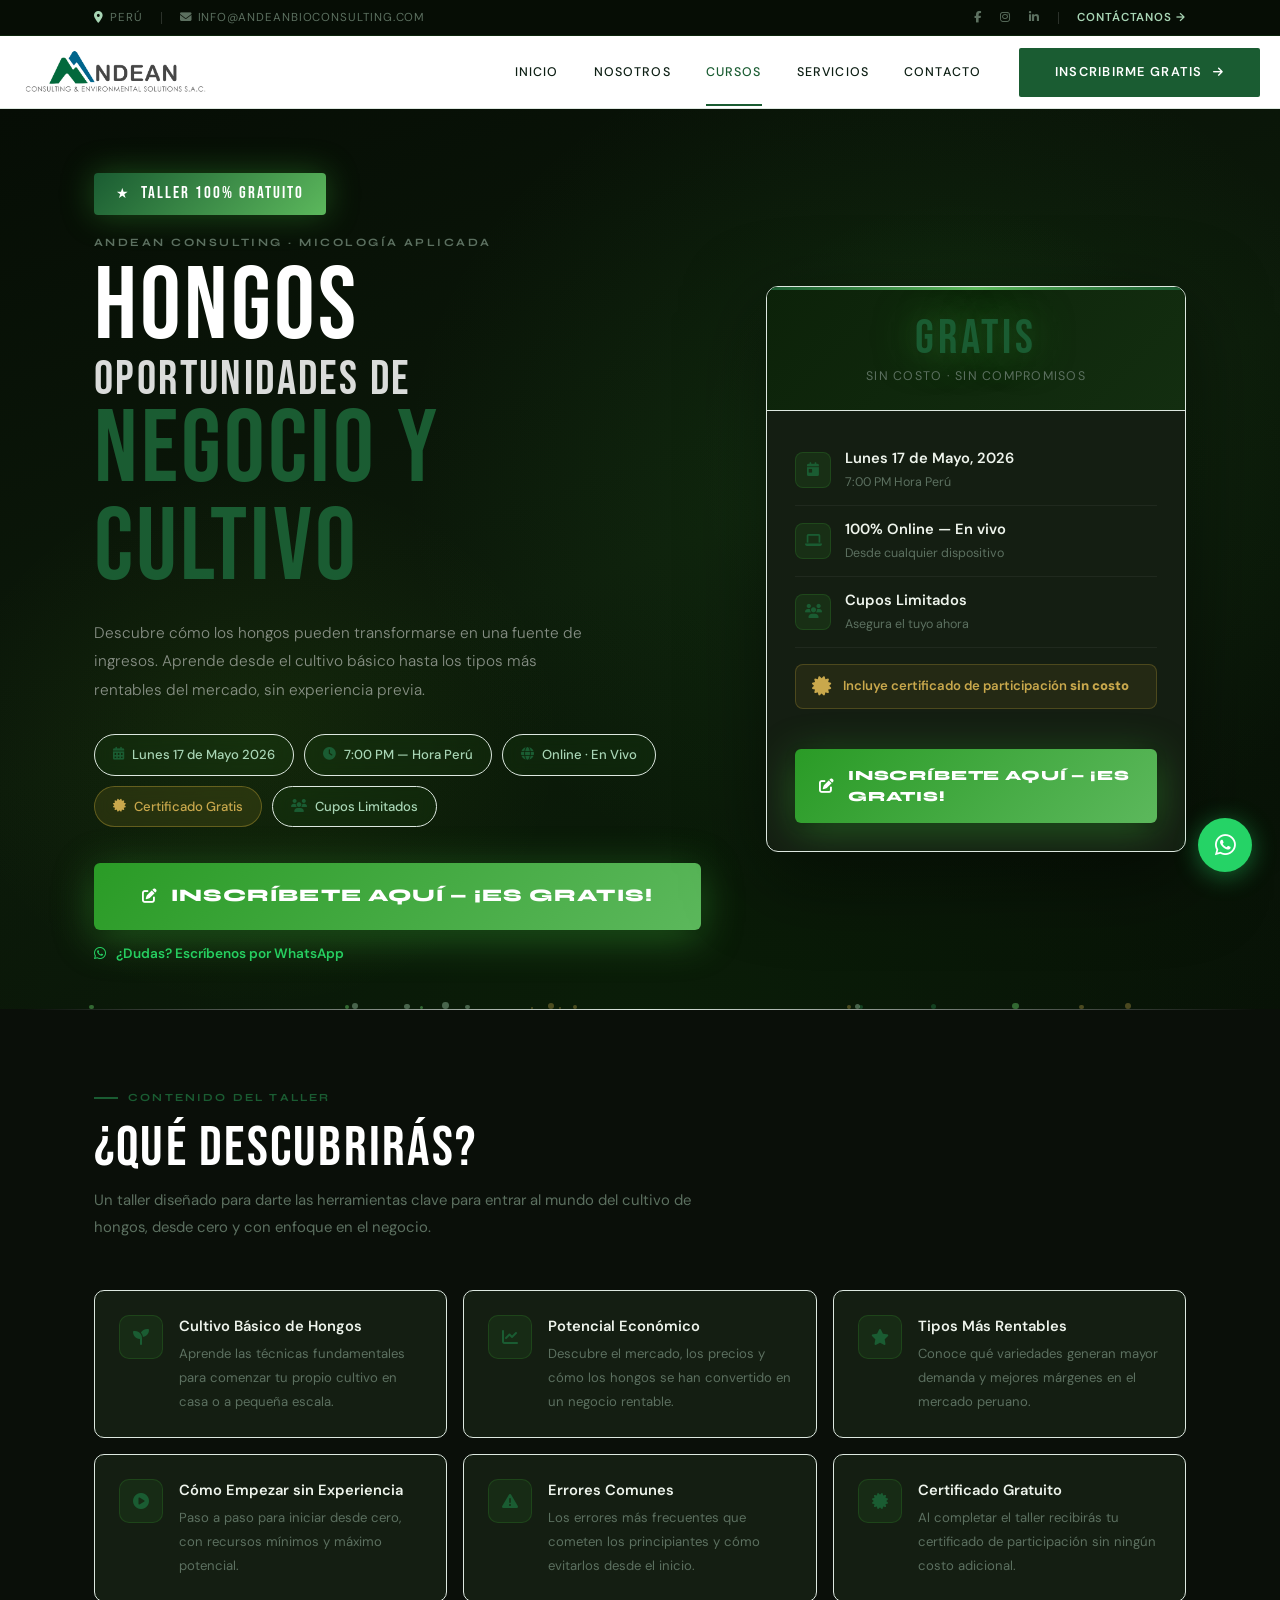
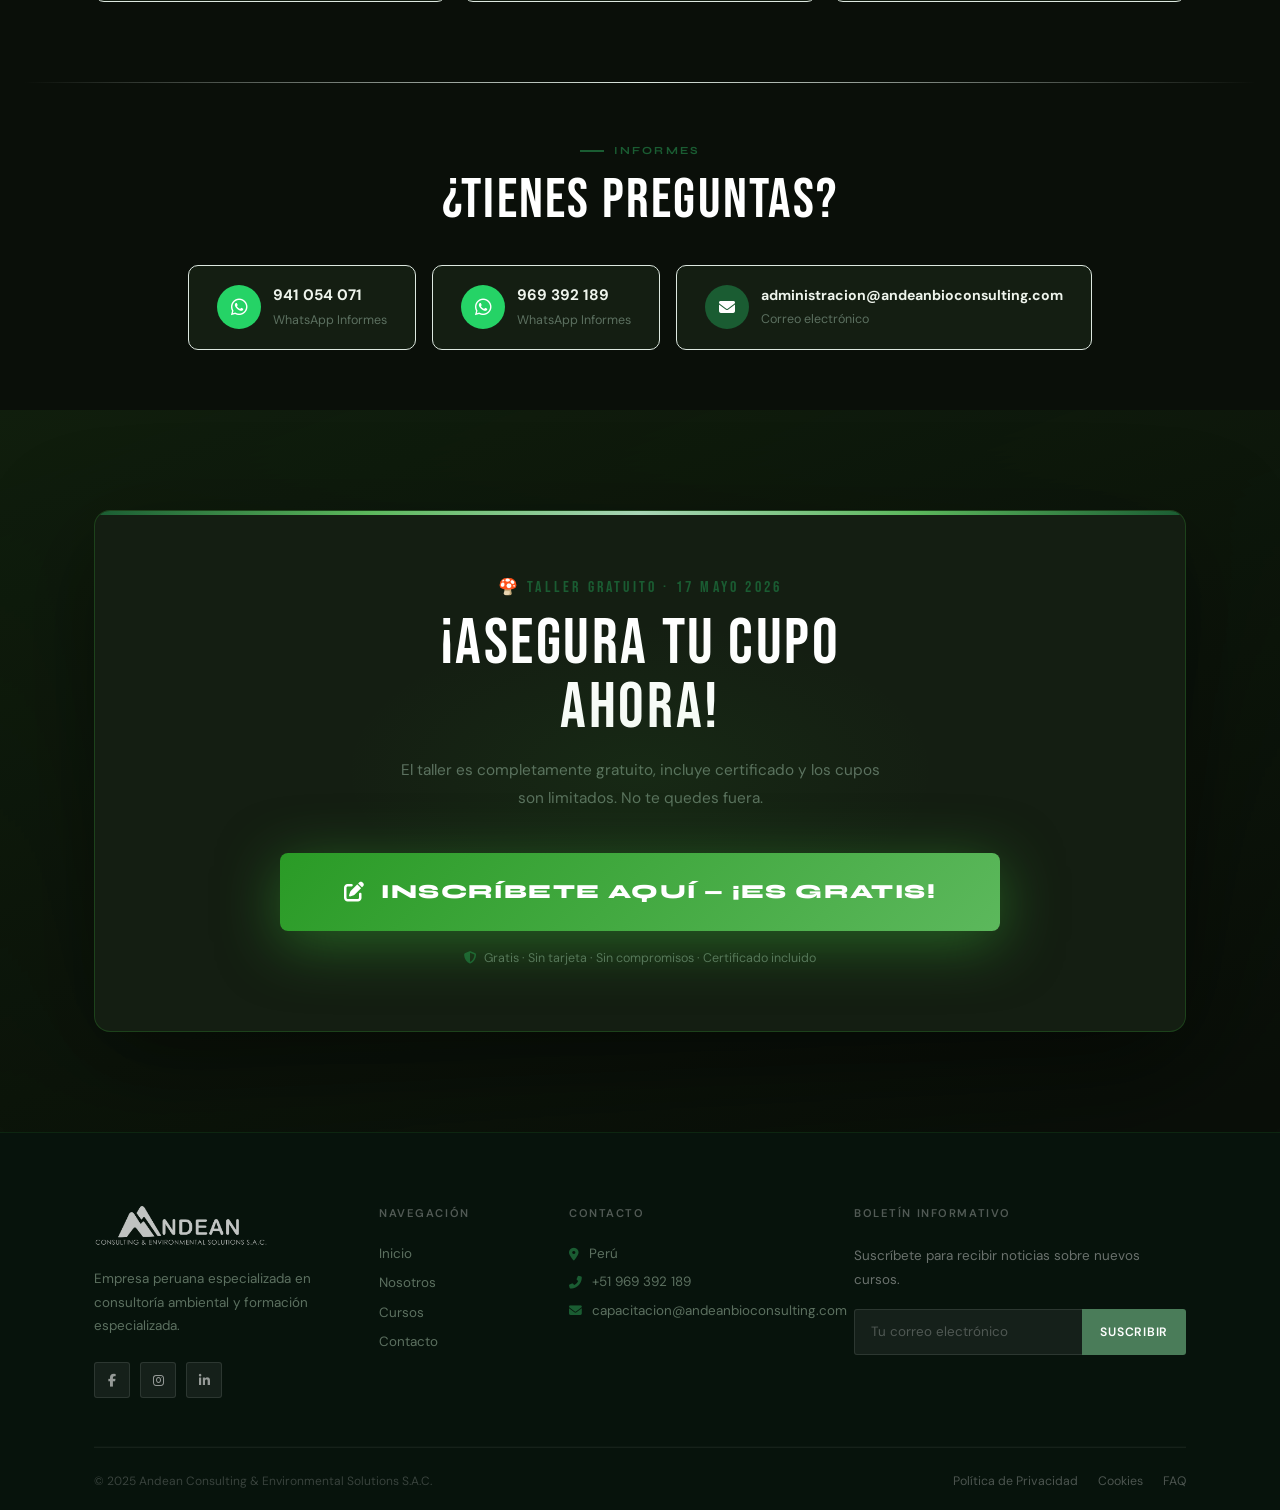
<file: curso-hongos.html.html>
<!DOCTYPE html>
<html lang="es">
<head>
<meta charset="utf-8">
<title>Taller Gratuito — Hongos: Oportunidades de Negocio y Cultivo · Andean Consulting</title>
<meta name="viewport" content="width=device-width, initial-scale=1.0">
<meta name="description" content="Taller 100% gratuito sobre hongos: oportunidades de negocio y cultivo. Online, 17 de mayo 2026, 7:00 PM hora Perú. Incluye certificado.">
<link rel="preconnect" href="https://fonts.googleapis.com">
<link rel="preconnect" href="https://fonts.gstatic.com" crossorigin>
<link href="https://fonts.googleapis.com/css2?family=Bebas+Neue&family=Syne:wght@400;600;700;800&family=DM+Sans:wght@300;400;500&display=swap" rel="stylesheet">
<link href="https://cdnjs.cloudflare.com/ajax/libs/font-awesome/6.4.0/css/all.min.css" rel="stylesheet">
<link href="https://cdn.jsdelivr.net/npm/bootstrap-icons@1.4.1/font/bootstrap-icons.css" rel="stylesheet">
<link href="https://cdn.jsdelivr.net/npm/bootstrap@5.0.0/dist/css/bootstrap.min.css" rel="stylesheet">
<style>
:root {
  --bg: #0a0f09;
  --surface: #111a0f;
  --card: #141e12;
  --green: #1a5c32;
  --lime: #5cb85c;
  --mint: #a8d5b5;
  --gold: #c9a84c;
  --red: #e84040;
  --text: #eef4ec;
  --muted: #5c7060;
  --border: #dde8e0;
  --light: #e8f0eb;
  --forest: #0d1f14;
  --deep: #07130c;
  --sage: #4a7c59;
  --offwhite: #faf7f2;
  --cream: #f5f0e8;
  --wa: #25D366;
}

/* ── TOPBAR ── */
.topbar { background: var(--deep); color: rgba(255,255,255,.55); font-size:.73rem; letter-spacing:.06em; padding:8px 0; }
.topbar a { color:rgba(255,255,255,.5); text-decoration:none; transition:color .2s; }
.topbar a:hover { color:#fff; }
.topbar-inner { display:flex; align-items:center; justify-content:space-between; gap:12px; flex-wrap:wrap; }
.topbar-left { display:flex; gap:20px; align-items:center; }
.topbar-right { display:flex; gap:16px; align-items:center; }
.tb-div { width:1px; height:12px; background:rgba(255,255,255,.15); }

/* ── NAVBAR ── */
.navbar { background:#fff; border-bottom:1px solid var(--border); padding:0; position:sticky; top:0; z-index:1000; transition:box-shadow .3s; }
.navbar.scrolled { box-shadow:0 2px 28px rgba(10,31,20,.12); }
.navbar-brand { padding:14px 24px; }
.navbar-brand img { height:44px; object-fit:contain; }
.navbar-toggler { border:1px solid #ccc!important; padding:6px 10px; margin-right:16px; border-radius:3px; background:transparent; }
.navbar-toggler-icon { background-image:url("data:image/svg+xml,%3csvg xmlns='http://www.w3.org/2000/svg' viewBox='0 0 30 30'%3e%3cpath stroke='%230d1f14' stroke-linecap='round' stroke-miterlimit='10' stroke-width='2' d='M4 7h22M4 15h22M4 23h22'/%3e%3c/svg%3e"); }
.nav-link { font-family:'DM Sans',sans-serif; font-weight:500; font-size:.78rem; letter-spacing:.09em; text-transform:uppercase; color:var(--forest)!important; padding:1.5rem 1.1rem!important; transition:color .2s; position:relative; }
.nav-link::after { content:''; position:absolute; bottom:0; left:1.1rem; right:1.1rem; height:2px; background:var(--green); transform:scaleX(0); transition:transform .25s; }
.nav-link:hover, .nav-link.active { color:var(--green)!important; }
.nav-link:hover::after, .nav-link.active::after { transform:scaleX(1); }
.dropdown-menu { border:1px solid var(--border); border-radius:8px; box-shadow:0 12px 40px rgba(0,0,0,.1); padding:8px 0; }
.dropdown-item { font-family:'DM Sans',sans-serif; font-size:.8rem; letter-spacing:.04em; padding:10px 20px; color:var(--forest); font-weight:500; text-transform:uppercase; transition:background .15s,color .15s; }
.dropdown-item:hover { background:var(--light); color:var(--green); }
.btn-nav-cta { background:var(--green); color:#fff!important; font-weight:600; font-size:.8rem; letter-spacing:.1em; text-transform:uppercase; text-decoration:none!important; padding:18px 36px!important; margin:8px 20px; border-radius:2px; display:inline-flex; align-items:center; gap:10px; transition:background .2s,transform .15s; white-space:nowrap; line-height:1; }
.btn-nav-cta:hover { background:var(--forest)!important; color:#fff!important; }

/* ── FOOTER ── */
.footer { background:var(--deep); padding:72px 0 0; position:relative; z-index:1; }
.footer-brand img { height:42px; filter:brightness(0) invert(1); opacity:.75; margin-bottom:20px; }
.footer-desc { font-size:.86rem; color:rgba(255,255,255,.45); line-height:1.8; max-width:280px; }
.footer-heading { font-family:'DM Sans',sans-serif; font-size:.7rem; font-weight:600; letter-spacing:.14em; text-transform:uppercase; color:rgba(255,255,255,.3); margin-bottom:22px; }
.footer-link { display:block; font-size:.86rem; color:rgba(255,255,255,.55); text-decoration:none; margin-bottom:10px; transition:color .2s; }
.footer-link:hover { color:#fff; }
.footer-cr { display:flex; align-items:flex-start; gap:12px; margin-bottom:12px; }
.footer-cr i { color:var(--mint); margin-top:2px; flex-shrink:0; font-size:.83rem; }
.footer-cr span { font-size:.86rem; color:rgba(255,255,255,.55); line-height:1.5; }
.social-link { width:36px; height:36px; border-radius:3px; background:rgba(255,255,255,.06); border:1px solid rgba(255,255,255,.1); color:rgba(255,255,255,.55); display:inline-flex; align-items:center; justify-content:center; font-size:.8rem; text-decoration:none; transition:all .2s; margin-right:6px; }
.social-link:hover { background:var(--sage); border-color:var(--sage); color:#fff; }
.newsletter-row { display:flex; margin-top:6px; }
.newsletter-row input { flex:1; background:rgba(255,255,255,.06); border:1px solid rgba(255,255,255,.1); border-right:none; color:#fff; padding:12px 16px; font-size:.84rem; border-radius:3px 0 0 3px; outline:none; font-family:'DM Sans',sans-serif; }
.newsletter-row input::placeholder { color:rgba(255,255,255,.25); }
.newsletter-row .nl-btn { background:var(--sage); border:none; color:#fff; padding:12px 18px; font-size:.76rem; font-weight:600; font-family:'DM Sans',sans-serif; letter-spacing:.06em; text-transform:uppercase; border-radius:0 3px 3px 0; cursor:pointer; transition:background .2s; }
.newsletter-row .nl-btn:hover { background:var(--green); }
.footer-divider { border-color:rgba(255,255,255,.07); margin:48px 0 0; }
.footer-bottom { padding:20px 0; font-size:.77rem; color:rgba(255,255,255,.28); display:flex; justify-content:space-between; align-items:center; flex-wrap:wrap; gap:10px; }
.footer-bottom a { color:rgba(255,255,255,.28); text-decoration:none; transition:color .2s; }
.footer-bottom a:hover { color:rgba(255,255,255,.65); }
.footer-bottom-links { display:flex; gap:20px; flex-wrap:wrap; }

*, *::before, *::after { box-sizing: border-box; margin: 0; padding: 0; }
html { scroll-behavior: smooth; }
body {
  font-family: 'DM Sans', sans-serif;
  background: var(--bg);
  color: var(--text);
  overflow-x: hidden;
}

/* ── NOISE OVERLAY ── */
body::before {
  content: '';
  position: fixed; inset: 0; z-index: 0; pointer-events: none;
  background-image: url("data:image/svg+xml,%3Csvg viewBox='0 0 200 200' xmlns='http://www.w3.org/2000/svg'%3E%3Cfilter id='n'%3E%3CfeTurbulence type='fractalNoise' baseFrequency='0.9' numOctaves='4' stitchTiles='stitch'/%3E%3C/filter%3E%3Crect width='100%25' height='100%25' filter='url(%23n)' opacity='0.04'/%3E%3C/svg%3E");
  background-size: 200px 200px;
  opacity: .55;
}

/* ── TOPBAR ── */
.topbar {
  position: relative; z-index: 10;
  background: #060d05;
  border-bottom: 1px solid rgba(58,170,53,.15);
  padding: 9px 0;
  font-size: .72rem; letter-spacing: .08em; text-transform: uppercase;
  color: var(--muted);
}
.topbar-inner { display: flex; justify-content: space-between; align-items: center; flex-wrap: wrap; gap: 8px; }
.topbar a { color: var(--muted); text-decoration: none; transition: color .2s; }
.topbar a:hover { color: var(--mint); }
.topbar-left, .topbar-right { display: flex; gap: 18px; align-items: center; }

/* ── NAV ── */
nav {
  position: sticky; top: 0; z-index: 100;
  background: rgba(10,15,9,.92);
  backdrop-filter: blur(20px);
  border-bottom: 1px solid var(--border);
  padding: 0 0;
}
.nav-inner { display: flex; justify-content: space-between; align-items: center; height: 64px; }
.nav-logo { font-family: 'Syne', sans-serif; font-weight: 800; font-size: 1rem; color: #fff; text-decoration: none; letter-spacing: .04em; display: flex; align-items: center; gap: 10px; }
.nav-logo-icon { width: 34px; height: 34px; background: var(--green); border-radius: 6px; display: flex; align-items: center; justify-content: center; font-size: 1rem; }
.nav-cta { background: var(--green); color: #fff !important; font-family: 'Syne', sans-serif; font-weight: 700; font-size: .75rem; letter-spacing: .1em; text-transform: uppercase; text-decoration: none; padding: 10px 22px; border-radius: 4px; transition: background .2s, transform .15s; }
.nav-cta:hover { background: var(--lime); transform: translateY(-1px); }

.container { max-width: 1140px; margin: 0 auto; padding: 0 24px; }

/* ── HERO ── */
.hero {
  position: relative; z-index: 1;
  min-height: 100vh;
  display: flex; align-items: center;
  overflow: hidden;
  padding: 60px 0 40px;
}

/* BG mushroom blobs */
.hero-bg {
  position: absolute; inset: 0; z-index: 0;
  background:
    radial-gradient(ellipse 55% 70% at 70% 40%, rgba(58,170,53,.13) 0%, transparent 70%),
    radial-gradient(ellipse 40% 50% at 20% 70%, rgba(126,211,33,.07) 0%, transparent 60%),
    radial-gradient(ellipse 80% 60% at 50% 100%, rgba(10,30,8,.9) 0%, transparent 80%),
    linear-gradient(160deg, #060d05 0%, #0c1a0a 50%, #070f06 100%);
}

/* Glowing orb */
.hero-orb {
  position: absolute; top: 10%; right: 5%;
  width: 520px; height: 520px; border-radius: 50%;
  background: radial-gradient(circle, rgba(58,170,53,.12) 0%, transparent 70%);
  animation: orbPulse 6s ease-in-out infinite;
  pointer-events: none;
}
@keyframes orbPulse {
  0%,100% { transform: scale(1); opacity: .7; }
  50% { transform: scale(1.08); opacity: 1; }
}

/* Spore particles */
.spore { position: absolute; border-radius: 50%; pointer-events: none; animation: sporeFloat linear infinite; }
@keyframes sporeFloat {
  0% { transform: translateY(100vh) rotate(0deg); opacity: 0; }
  10% { opacity: 1; }
  90% { opacity: .4; }
  100% { transform: translateY(-20vh) rotate(720deg); opacity: 0; }
}

.hero-content { position: relative; z-index: 2; }
.hero-grid { display: grid; grid-template-columns: 1fr 420px; gap: 48px; align-items: center; }

/* Free badge */
.free-badge {
  display: inline-flex; align-items: center; gap: 10px;
  background: linear-gradient(135deg, var(--green), var(--lime));
  color: #fff; font-family: 'Bebas Neue', sans-serif;
  font-size: 1.05rem; letter-spacing: .12em;
  padding: 8px 22px; border-radius: 4px; margin-bottom: 20px;
  box-shadow: 0 0 32px rgba(58,170,53,.4);
  animation: badgeGlow 2.5s ease-in-out infinite;
}
@keyframes badgeGlow {
  0%,100% { box-shadow: 0 0 32px rgba(58,170,53,.4); }
  50% { box-shadow: 0 0 52px rgba(58,170,53,.7); }
}
.free-badge::before { content: '★'; font-size: .85rem; }

.taller-label {
  font-family: 'Syne', sans-serif; font-size: .7rem; font-weight: 700;
  letter-spacing: .22em; text-transform: uppercase; color: var(--muted);
  margin-bottom: 8px; display: block;
}

h1 {
  font-family: 'Bebas Neue', sans-serif;
  font-size: clamp(3.5rem, 8vw, 6.5rem);
  line-height: .95; letter-spacing: .03em;
  color: #fff; margin-bottom: 6px;
}
h1 .accent { color: var(--green); display: block; }
h1 .sub { font-size: clamp(1.6rem, 4vw, 3rem); color: rgba(255,255,255,.85); display: block; letter-spacing: .05em; }

.hero-desc {
  font-size: .96rem; color: rgba(255,255,255,.5); line-height: 1.85;
  margin: 22px 0 30px; max-width: 500px; font-weight: 300;
}

/* Info pills */
.info-pills { display: flex; flex-wrap: wrap; gap: 10px; margin-bottom: 36px; }
.info-pill {
  display: flex; align-items: center; gap: 8px;
  padding: 10px 18px; border-radius: 50px;
  border: 1px solid var(--border);
  background: rgba(58,170,53,.07);
  font-size: .82rem; font-weight: 500; color: var(--mint);
  backdrop-filter: blur(8px);
}
.info-pill i { color: var(--green); font-size: .8rem; }
.info-pill.highlight {
  background: rgba(245,200,66,.1); border-color: rgba(245,200,66,.3);
  color: var(--gold);
}
.info-pill.highlight i { color: var(--gold); }

/* CTA button */
.btn-inscribe {
  display: inline-flex; align-items: center; justify-content: center; gap: 14px;
  background: linear-gradient(135deg, #2a9b26, var(--lime));
  color: #fff; font-family: 'Syne', sans-serif; font-weight: 800;
  font-size: 1.1rem; letter-spacing: .06em; text-transform: uppercase;
  padding: 20px 48px; border-radius: 6px; text-decoration: none;
  box-shadow: 0 8px 40px rgba(58,170,53,.45), 0 2px 8px rgba(0,0,0,.4);
  transition: transform .2s, box-shadow .2s;
  position: relative; overflow: hidden;
}
.btn-inscribe::before {
  content: '';
  position: absolute; top: -50%; left: -60%;
  width: 40%; height: 200%;
  background: rgba(255,255,255,.18);
  transform: skewX(-20deg);
  transition: left .5s;
}
.btn-inscribe:hover::before { left: 130%; }
.btn-inscribe:hover {
  transform: translateY(-3px);
  box-shadow: 0 16px 60px rgba(58,170,53,.55), 0 4px 16px rgba(0,0,0,.4);
  color: #fff;
}
.btn-inscribe i { font-size: .9rem; }

.btn-wa {
  display: inline-flex; align-items: center; gap: 10px;
  color: #25D366; font-size: .85rem; font-weight: 600;
  text-decoration: none; margin-top: 14px;
  transition: color .2s;
}
.btn-wa:hover { color: #1db954; }

/* Sidebar card */
.hero-card {
  background: var(--card);
  border: 1px solid var(--border);
  border-radius: 12px;
  overflow: hidden;
  box-shadow: 0 24px 80px rgba(0,0,0,.5);
  position: relative;
}
.hc-top {
  background: linear-gradient(135deg, #0c2209, #132e10);
  padding: 28px 28px 24px;
  border-bottom: 1px solid var(--border);
  text-align: center; position: relative;
}
.hc-top::before {
  content: '';
  position: absolute; top: 0; left: 0; right: 0; height: 3px;
  background: linear-gradient(90deg, var(--green), var(--lime), var(--green));
}
.free-label {
  font-family: 'Bebas Neue', sans-serif;
  font-size: 3rem; letter-spacing: .08em;
  color: var(--green);
  text-shadow: 0 0 40px rgba(58,170,53,.6);
  line-height: 1;
}
.free-sub { font-size: .78rem; color: var(--muted); letter-spacing: .1em; text-transform: uppercase; margin-top: 4px; }

.hc-body { padding: 24px 28px; }
.hc-row { display: flex; align-items: center; gap: 14px; padding: 12px 0; border-bottom: 1px solid rgba(255,255,255,.05); }
.hc-row:last-of-type { border-bottom: none; }
.hc-icon { width: 36px; height: 36px; border-radius: 8px; background: rgba(58,170,53,.12); border: 1px solid rgba(58,170,53,.2); display: flex; align-items: center; justify-content: center; flex-shrink: 0; }
.hc-icon i { color: var(--green); font-size: .85rem; }
.hc-text strong { display: block; font-size: .92rem; font-weight: 600; color: var(--text); }
.hc-text span { font-size: .78rem; color: var(--muted); }

/* QR section inside card */
.hc-qr { padding: 20px 28px 28px; text-align: center; border-top: 1px solid rgba(255,255,255,.05); }
.hc-qr p { font-size: .77rem; color: var(--muted); margin-bottom: 14px; letter-spacing: .04em; }
.qr-img { width: 140px; height: 140px; background: #fff; border-radius: 10px; margin: 0 auto; display: flex; align-items: center; justify-content: center; overflow: hidden; }
.qr-img img { width: 100%; height: 100%; object-fit: cover; }
.qr-placeholder { text-align: center; }
.qr-placeholder i { font-size: 2.5rem; color: #111; margin-bottom: 6px; display: block; }
.qr-placeholder span { font-size: .6rem; color: #555; }

/* cert badge */
.cert-badge {
  display: flex; align-items: center; gap: 12px; margin: 16px 0;
  background: rgba(245,200,66,.07); border: 1px solid rgba(245,200,66,.2);
  border-radius: 8px; padding: 12px 16px;
}
.cert-badge i { color: var(--gold); font-size: 1.2rem; flex-shrink: 0; }
.cert-badge span { font-size: .82rem; color: var(--gold); font-weight: 600; line-height: 1.4; }

/* ── WHAT YOU LEARN ── */
.section { position: relative; z-index: 1; padding: 80px 0; }
.section-label {
  font-family: 'Syne', sans-serif; font-size: .68rem; font-weight: 700;
  letter-spacing: .2em; text-transform: uppercase; color: var(--green);
  display: flex; align-items: center; gap: 10px; margin-bottom: 14px;
}
.section-label::before { content: ''; width: 24px; height: 2px; background: var(--green); }
h2 {
  font-family: 'Bebas Neue', sans-serif;
  font-size: clamp(2rem, 5vw, 3.5rem);
  letter-spacing: .04em; line-height: 1;
  margin-bottom: 10px; color: #fff;
}
.section-desc { font-size: .93rem; color: var(--muted); line-height: 1.85; max-width: 600px; margin-bottom: 48px; }

/* Learn grid */
.learn-grid { display: grid; grid-template-columns: repeat(auto-fit, minmax(280px, 1fr)); gap: 16px; }
.learn-card {
  background: var(--card);
  border: 1px solid var(--border);
  border-radius: 10px; padding: 24px;
  display: flex; align-items: flex-start; gap: 16px;
  transition: border-color .2s, transform .2s;
}
.learn-card:hover { border-color: rgba(58,170,53,.4); transform: translateY(-3px); }
.lc-icon { width: 44px; height: 44px; border-radius: 10px; background: rgba(58,170,53,.1); border: 1px solid rgba(58,170,53,.2); display: flex; align-items: center; justify-content: center; flex-shrink: 0; }
.lc-icon i { color: var(--green); font-size: 1rem; }
.lc-text strong { display: block; font-size: .92rem; font-weight: 600; color: var(--text); margin-bottom: 4px; }
.lc-text span { font-size: .82rem; color: var(--muted); line-height: 1.55; }

/* ── DIVIDER ── */
.divider { height: 1px; background: linear-gradient(90deg, transparent, var(--border), transparent); margin: 0 24px; }

/* ── CTA SECTION ── */
.cta-section {
  position: relative; z-index: 1; padding: 100px 0;
  background: linear-gradient(160deg, rgba(20,40,16,.6) 0%, rgba(10,15,9,0) 100%);
}
.cta-box {
  background: var(--card);
  border: 1px solid rgba(58,170,53,.25);
  border-radius: 16px; padding: 64px 56px;
  text-align: center; position: relative; overflow: hidden;
  box-shadow: 0 32px 100px rgba(0,0,0,.5);
}
.cta-box::before {
  content: '';
  position: absolute; top: 0; left: 0; right: 0; height: 4px;
  background: linear-gradient(90deg, var(--green), var(--lime), var(--mint), var(--lime), var(--green));
}
.cta-glow {
  position: absolute; top: 50%; left: 50%;
  transform: translate(-50%,-50%);
  width: 600px; height: 300px; border-radius: 50%;
  background: radial-gradient(ellipse, rgba(58,170,53,.08) 0%, transparent 70%);
  pointer-events: none;
}

.cta-free {
  font-family: 'Bebas Neue', sans-serif;
  font-size: 1rem; letter-spacing: .2em; color: var(--green);
  display: inline-block; margin-bottom: 12px;
}
.cta-box h2 { font-size: clamp(2.5rem, 6vw, 4rem); margin-bottom: 16px; }
.cta-box p { font-size: .96rem; color: var(--muted); line-height: 1.85; max-width: 500px; margin: 0 auto 40px; }

.btn-inscribe-lg {
  display: inline-flex; align-items: center; justify-content: center; gap: 16px;
  background: linear-gradient(135deg, #2a9b26, var(--lime));
  color: #fff; font-family: 'Syne', sans-serif; font-weight: 800;
  font-size: 1.25rem; letter-spacing: .07em; text-transform: uppercase;
  padding: 24px 64px; border-radius: 8px; text-decoration: none;
  box-shadow: 0 12px 60px rgba(58,170,53,.5);
  transition: transform .2s, box-shadow .2s;
  position: relative; overflow: hidden;
}
.btn-inscribe-lg::before {
  content: '';
  position: absolute; top: -50%; left: -60%;
  width: 40%; height: 200%;
  background: rgba(255,255,255,.2);
  transform: skewX(-20deg);
  transition: left .5s;
}
.btn-inscribe-lg:hover::before { left: 130%; }
.btn-inscribe-lg:hover { transform: translateY(-4px); box-shadow: 0 20px 80px rgba(58,170,53,.65); color: #fff; }

.cta-note { font-size: .78rem; color: var(--muted); margin-top: 18px; display: flex; align-items: center; justify-content: center; gap: 8px; }
.cta-note i { color: var(--green); }

/* ── FOOTER ── */
footer {
  position: relative; z-index: 1;
  background: #060d05;
  border-top: 1px solid rgba(58,170,53,.12);
  padding: 48px 0 28px;
}
.footer-grid { display: grid; grid-template-columns: 1fr 1fr 1fr; gap: 40px; margin-bottom: 40px; }
.footer-logo { font-family: 'Syne', sans-serif; font-weight: 800; font-size: 1.1rem; color: #fff; margin-bottom: 10px; display: flex; align-items: center; gap: 10px; }
.footer-logo-icon { width: 32px; height: 32px; background: var(--green); border-radius: 6px; display: flex; align-items: center; justify-content: center; font-size: .9rem; }
.footer-desc { font-size: .84rem; color: var(--muted); line-height: 1.75; }
.footer-head { font-family: 'Syne', sans-serif; font-size: .65rem; font-weight: 700; letter-spacing: .16em; text-transform: uppercase; color: rgba(255,255,255,.25); margin-bottom: 16px; }
.footer-link { display: block; font-size: .84rem; color: var(--muted); text-decoration: none; margin-bottom: 9px; transition: color .2s; }
.footer-link:hover { color: var(--mint); }
.footer-cr { display: flex; align-items: center; gap: 10px; margin-bottom: 8px; }
.footer-cr i { color: var(--green); font-size: .8rem; flex-shrink: 0; }
.footer-cr span { font-size: .84rem; color: var(--muted); }
.footer-bottom { border-top: 1px solid rgba(255,255,255,.06); padding-top: 24px; display: flex; justify-content: space-between; align-items: center; flex-wrap: wrap; gap: 10px; }
.footer-bottom span { font-size: .75rem; color: rgba(255,255,255,.2); }

/* WA float */
.wa-float {
  position: fixed; bottom: 28px; right: 28px; z-index: 200;
  width: 54px; height: 54px; border-radius: 50%;
  background: #25D366; color: #fff; font-size: 1.5rem;
  display: flex; align-items: center; justify-content: center;
  text-decoration: none; box-shadow: 0 4px 24px rgba(37,211,102,.45);
  transition: transform .2s;
}
.wa-float:hover { transform: scale(1.1); color: #fff; }

/* Fade in animations */
.fade-in { opacity: 0; transform: translateY(28px); transition: opacity .7s ease, transform .7s ease; }
.fade-in.visible { opacity: 1; transform: none; }
.fade-in.d1 { transition-delay: .1s; }
.fade-in.d2 { transition-delay: .2s; }
.fade-in.d3 { transition-delay: .3s; }
.fade-in.d4 { transition-delay: .4s; }

@media (max-width: 900px) {
  .hero-grid { grid-template-columns: 1fr; }
  .hero-card { max-width: 460px; margin: 0 auto; }
  .footer-grid { grid-template-columns: 1fr; gap: 28px; }
  .cta-box { padding: 40px 24px; }
  .btn-inscribe-lg { font-size: 1rem; padding: 20px 40px; }
}

@media (max-width: 600px) {
  .info-pills { gap: 7px; }
  .btn-inscribe { font-size: .9rem; padding: 16px 28px; }
}
</style>
</head>
<body>

<!-- Spore particles (JS generated) -->

<!-- TOPBAR -->
<div class="topbar">
  <div class="container">
    <div class="topbar-inner">
      <div class="topbar-left">
        <span><i class="fas fa-map-marker-alt" style="color:var(--mint);margin-right:6px"></i>Perú</span>
        <div class="tb-div"></div>
        <a href="mailto:capacitacion@andeanbioconsulting.com"><i class="fas fa-envelope" style="margin-right:5px"></i>info@andeanbioconsulting.com</a>
      </div>
      <div class="topbar-right">
        <a href="#"><i class="fab fa-facebook-f"></i></a>
        <a href="#"><i class="fab fa-instagram"></i></a>
        <a href="#"><i class="fab fa-linkedin-in"></i></a>
        <div class="tb-div"></div>
        <a href="contact.html" style="color:var(--mint);font-weight:600">Contáctanos →</a>
      </div>
    </div>
  </div>
</div>

<!-- NAVBAR -->
<nav class="navbar navbar-expand-lg" id="mainNav">
  <a href="index.html" class="navbar-brand"><img src="img/Andeanlogo.png" alt="Andean Consulting"></a>
  <button class="navbar-toggler" data-bs-toggle="collapse" data-bs-target="#navCollapse" aria-label="Menú">
    <span class="navbar-toggler-icon"></span>
  </button>
  <div class="collapse navbar-collapse" id="navCollapse">
    <div class="navbar-nav ms-auto p-3 p-lg-0">
      <a href="index.html" class="nav-item nav-link">Inicio</a>
      <a href="about.html" class="nav-item nav-link">Nosotros</a>
      <a href="courses.html" class="nav-item nav-link active">Cursos</a>
      <div class="nav-item dropdown">
        <a href="#" class="nav-link dropdown-toggle" data-bs-toggle="dropdown">Servicios</a>
        <div class="dropdown-menu">
          <a href="consultoria.html" class="dropdown-item">Consultoría &amp; Equipos</a>
          <a href="alumnos.html" class="dropdown-item">Portal Alumnos</a>
        </div>
      </div>
      <a href="contact.html" class="nav-item nav-link">Contacto</a>
    </div>
    <a href="https://docs.google.com/forms/d/e/1FAIpQLSffGpyV99dQK0C68GaWsjsuVyFf1N4m_VHVMgbgf5Qb-NKzag/viewform?usp=publish-editor" target="_blank" rel="noopener" class="btn-nav-cta d-none d-lg-flex">Inscribirme Gratis <i class="fas fa-arrow-right" style="font-size:.7rem"></i></a>
  </div>
</nav>


<!-- ══ HERO ══ -->
<section class="hero">
  <div class="hero-bg"></div>
  <div class="hero-orb"></div>

  <div class="container hero-content">
    <div class="hero-grid">

      <!-- LEFT -->
      <div>
        <div class="free-badge">Taller 100% Gratuito</div>
        <span class="taller-label">Andean Consulting · Micología Aplicada</span>

        <h1>
          HONGOS<span class="sub">Oportunidades de</span>
          <span class="accent">Negocio y Cultivo</span>
        </h1>

        <p class="hero-desc">
          Descubre cómo los hongos pueden transformarse en una fuente de ingresos. Aprende desde el cultivo básico hasta los tipos más rentables del mercado, sin experiencia previa.
        </p>

        <div class="info-pills">
          <div class="info-pill"><i class="fas fa-calendar-alt"></i> Lunes 17 de Mayo 2026</div>
          <div class="info-pill"><i class="fas fa-clock"></i> 7:00 PM — Hora Perú</div>
          <div class="info-pill"><i class="fas fa-globe"></i> Online · En Vivo</div>
          <div class="info-pill highlight"><i class="fas fa-certificate"></i> Certificado Gratis</div>
          <div class="info-pill"><i class="fas fa-users"></i> Cupos Limitados</div>
        </div>

        <div>
          <a href="https://docs.google.com/forms/d/e/1FAIpQLSffGpyV99dQK0C68GaWsjsuVyFf1N4m_VHVMgbgf5Qb-NKzag/viewform?usp=publish-editor"
             target="_blank" rel="noopener" class="btn-inscribe">
            <i class="fas fa-pen-to-square"></i>
            Inscríbete Aquí — ¡Es Gratis!
          </a>
          <br>
          <a href="https://wa.me/51969392189?text=Hola%2C%20quiero%20información%20del%20taller%20gratuito%20de%20Hongos." target="_blank" rel="noopener" class="btn-wa">
            <i class="fab fa-whatsapp"></i> ¿Dudas? Escríbenos por WhatsApp
          </a>
        </div>
      </div>

      <!-- RIGHT — CARD -->
      <div class="fade-in d2">
        <div class="hero-card">
          <div class="hc-top">
            <div class="free-label">GRATIS</div>
            <div class="free-sub">Sin costo · Sin compromisos</div>
          </div>
          <div class="hc-body">
            <div class="hc-row">
              <div class="hc-icon"><i class="fas fa-calendar-day"></i></div>
              <div class="hc-text">
                <strong>Lunes 17 de Mayo, 2026</strong>
                <span>7:00 PM Hora Perú</span>
              </div>
            </div>
            <div class="hc-row">
              <div class="hc-icon"><i class="fas fa-laptop"></i></div>
              <div class="hc-text">
                <strong>100% Online — En vivo</strong>
                <span>Desde cualquier dispositivo</span>
              </div>
            </div>
            <div class="hc-row">
              <div class="hc-icon"><i class="fas fa-users"></i></div>
              <div class="hc-text">
                <strong>Cupos Limitados</strong>
                <span>Asegura el tuyo ahora</span>
              </div>
            </div>
            <div class="cert-badge">
              <i class="fas fa-certificate"></i>
              <span>Incluye certificado de participación <strong>sin costo</strong></span>
            </div>
          </div>
          <div style="padding:0 28px 28px;">
            <a href="https://docs.google.com/forms/d/e/1FAIpQLSffGpyV99dQK0C68GaWsjsuVyFf1N4m_VHVMgbgf5Qb-NKzag/viewform?usp=publish-editor"
               target="_blank" rel="noopener" class="btn-inscribe" style="font-size:.88rem;padding:16px 24px;width:100%">
              <i class="fas fa-pen-to-square"></i> Inscríbete Aquí — ¡Es Gratis!
            </a>
          </div>
        </div>
      </div>

    </div>
  </div>
</section>


<div class="divider"></div>


<!-- ══ QUÉ DESCUBRIRÁS ══ -->
<section class="section">
  <div class="container">
    <div class="fade-in">
      <div class="section-label">Contenido del Taller</div>
      <h2>¿Qué Descubrirás?</h2>
      <p class="section-desc">Un taller diseñado para darte las herramientas clave para entrar al mundo del cultivo de hongos, desde cero y con enfoque en el negocio.</p>
    </div>
    <div class="learn-grid">
      <div class="learn-card fade-in d1">
        <div class="lc-icon"><i class="fas fa-seedling"></i></div>
        <div class="lc-text">
          <strong>Cultivo Básico de Hongos</strong>
          <span>Aprende las técnicas fundamentales para comenzar tu propio cultivo en casa o a pequeña escala.</span>
        </div>
      </div>
      <div class="learn-card fade-in d2">
        <div class="lc-icon"><i class="fas fa-chart-line"></i></div>
        <div class="lc-text">
          <strong>Potencial Económico</strong>
          <span>Descubre el mercado, los precios y cómo los hongos se han convertido en un negocio rentable.</span>
        </div>
      </div>
      <div class="learn-card fade-in d3">
        <div class="lc-icon"><i class="fas fa-star"></i></div>
        <div class="lc-text">
          <strong>Tipos Más Rentables</strong>
          <span>Conoce qué variedades generan mayor demanda y mejores márgenes en el mercado peruano.</span>
        </div>
      </div>
      <div class="learn-card fade-in d1">
        <div class="lc-icon"><i class="fas fa-play-circle"></i></div>
        <div class="lc-text">
          <strong>Cómo Empezar sin Experiencia</strong>
          <span>Paso a paso para iniciar desde cero, con recursos mínimos y máximo potencial.</span>
        </div>
      </div>
      <div class="learn-card fade-in d2">
        <div class="lc-icon"><i class="fas fa-exclamation-triangle"></i></div>
        <div class="lc-text">
          <strong>Errores Comunes</strong>
          <span>Los errores más frecuentes que cometen los principiantes y cómo evitarlos desde el inicio.</span>
        </div>
      </div>
      <div class="learn-card fade-in d3">
        <div class="lc-icon"><i class="fas fa-certificate"></i></div>
        <div class="lc-text">
          <strong>Certificado Gratuito</strong>
          <span>Al completar el taller recibirás tu certificado de participación sin ningún costo adicional.</span>
        </div>
      </div>
    </div>
  </div>
</section>


<div class="divider"></div>


<!-- ══ INFORMES / CONTACTO ══ -->
<section class="section" style="padding:60px 0">
  <div class="container">
    <div class="fade-in" style="text-align:center;margin-bottom:36px">
      <div class="section-label" style="justify-content:center">Informes</div>
      <h2>¿Tienes Preguntas?</h2>
    </div>
    <div style="display:flex;flex-wrap:wrap;gap:16px;justify-content:center">
      <a href="https://wa.me/51941054071" target="_blank" rel="noopener"
         style="display:flex;align-items:center;gap:12px;background:var(--card);border:1px solid var(--border);border-radius:10px;padding:18px 28px;text-decoration:none;transition:border-color .2s;color:var(--text)">
        <div style="width:44px;height:44px;border-radius:50%;background:#25D366;display:flex;align-items:center;justify-content:center;font-size:1.2rem;color:#fff;flex-shrink:0">
          <i class="fab fa-whatsapp"></i>
        </div>
        <div>
          <strong style="display:block;font-size:.95rem">941 054 071</strong>
          <span style="font-size:.78rem;color:var(--muted)">WhatsApp Informes</span>
        </div>
      </a>
      <a href="https://wa.me/51969392189" target="_blank" rel="noopener"
         style="display:flex;align-items:center;gap:12px;background:var(--card);border:1px solid var(--border);border-radius:10px;padding:18px 28px;text-decoration:none;transition:border-color .2s;color:var(--text)">
        <div style="width:44px;height:44px;border-radius:50%;background:#25D366;display:flex;align-items:center;justify-content:center;font-size:1.2rem;color:#fff;flex-shrink:0">
          <i class="fab fa-whatsapp"></i>
        </div>
        <div>
          <strong style="display:block;font-size:.95rem">969 392 189</strong>
          <span style="font-size:.78rem;color:var(--muted)">WhatsApp Informes</span>
        </div>
      </a>
      <a href="mailto:administracion@andeanbioconsulting.com"
         style="display:flex;align-items:center;gap:12px;background:var(--card);border:1px solid var(--border);border-radius:10px;padding:18px 28px;text-decoration:none;transition:border-color .2s;color:var(--text)">
        <div style="width:44px;height:44px;border-radius:50%;background:var(--green);display:flex;align-items:center;justify-content:center;font-size:1rem;color:#fff;flex-shrink:0">
          <i class="fas fa-envelope"></i>
        </div>
        <div>
          <strong style="display:block;font-size:.88rem">administracion@andeanbioconsulting.com</strong>
          <span style="font-size:.78rem;color:var(--muted)">Correo electrónico</span>
        </div>
      </a>
    </div>
  </div>
</section>


<!-- ══ BIG CTA ══ -->
<section class="cta-section">
  <div class="container">
    <div class="cta-box fade-in">
      <div class="cta-glow"></div>
      <span class="cta-free">🍄 TALLER GRATUITO · 17 MAYO 2026</span>
      <h2>¡Asegura tu Cupo<br>Ahora!</h2>
      <p>El taller es completamente gratuito, incluye certificado y los cupos son limitados. No te quedes fuera.</p>
      <a href="https://docs.google.com/forms/d/e/1FAIpQLSffGpyV99dQK0C68GaWsjsuVyFf1N4m_VHVMgbgf5Qb-NKzag/viewform?usp=publish-editor"
         target="_blank" rel="noopener" class="btn-inscribe-lg">
        <i class="fas fa-pen-to-square"></i>
        Inscríbete Aquí — ¡Es Gratis!
      </a>
      <div class="cta-note">
        <i class="fas fa-shield-alt"></i>
        Gratis · Sin tarjeta · Sin compromisos · Certificado incluido
      </div>
    </div>
  </div>
</section>


<!-- ══ FOOTER ══ -->
<footer class="footer">
  <div class="container">
    <div class="row g-5">
      <div class="col-lg-3 col-md-6">
        <div class="footer-brand"><img src="img/Andeanlogo.png" alt="Andean Consulting"></div>
        <p class="footer-desc">Empresa peruana especializada en consultoría ambiental y formación especializada.</p>
        <div style="margin-top:24px">
          <a class="social-link" href="#"><i class="fab fa-facebook-f"></i></a>
          <a class="social-link" href="#"><i class="fab fa-instagram"></i></a>
          <a class="social-link" href="#"><i class="fab fa-linkedin-in"></i></a>
        </div>
      </div>
      <div class="col-lg-2 col-md-6">
        <div class="footer-heading">Navegación</div>
        <a class="footer-link" href="index.html">Inicio</a>
        <a class="footer-link" href="about.html">Nosotros</a>
        <a class="footer-link" href="courses.html">Cursos</a>
        <a class="footer-link" href="contact.html">Contacto</a>
      </div>
      <div class="col-lg-3 col-md-6">
        <div class="footer-heading">Contacto</div>
        <div class="footer-cr"><i class="fas fa-map-marker-alt"></i><span>Perú</span></div>
        <div class="footer-cr"><i class="fas fa-phone-alt"></i><span>+51 969 392 189</span></div>
        <div class="footer-cr"><i class="fas fa-envelope"></i><span>capacitacion@andeanbioconsulting.com</span></div>
      </div>
      <div class="col-lg-4 col-md-6">
        <div class="footer-heading">Boletín Informativo</div>
        <p style="font-size:.84rem;color:rgba(255,255,255,.4);margin-bottom:18px;line-height:1.75">Suscríbete para recibir noticias sobre nuevos cursos.</p>
        <div class="newsletter-row">
          <input type="email" id="nlEmail" placeholder="Tu correo electrónico">
          <button class="nl-btn" onclick="sendNewsletter()">Suscribir</button>
        </div>
        <p id="nlOk" style="display:none;font-size:.77rem;color:var(--mint);margin-top:8px">✓ ¡Suscrito! Gracias.</p>
      </div>
    </div>
    <hr class="footer-divider">
    <div class="footer-bottom">
      <span>&copy; 2025 Andean Consulting &amp; Environmental Solutions S.A.C.</span>
      <div class="footer-bottom-links"><a href="#">Política de Privacidad</a><a href="#">Cookies</a><a href="#">FAQ</a></div>
    </div>
  </div>
</footer>

<!-- WA Float -->
<a href="https://wa.me/51969392189?text=Hola%2C%20quiero%20información%20del%20taller%20gratuito%20de%20Hongos." target="_blank" rel="noopener" class="wa-float">
  <i class="fab fa-whatsapp"></i>
</a>

<script src="https://cdn.jsdelivr.net/npm/bootstrap@5.0.0/dist/js/bootstrap.bundle.min.js"></script>
<script>
// Navbar scroll
var mainNav = document.getElementById('mainNav');
if(mainNav) window.addEventListener('scroll', function() {
  mainNav.classList.toggle('scrolled', window.scrollY > 20);
}, {passive:true});

// Newsletter
function sendNewsletter() {
  var input = document.getElementById('nlEmail');
  var email = input.value.trim();
  if (!email || !/\S+@\S+\.\S+/.test(email)) {
    input.style.borderColor='rgba(255,80,80,.5)'; input.focus();
    setTimeout(function(){ input.style.borderColor=''; }, 2000); return;
  }
  input.value='';
  document.getElementById('nlOk').style.display='block';
  setTimeout(function(){ document.getElementById('nlOk').style.display='none'; }, 4000);
}

// Spore particles
(function() {
  var colors = ['rgba(26,92,50,.6)','rgba(92,184,92,.5)','rgba(168,213,181,.4)','rgba(201,168,76,.35)'];
  for (var i = 0; i < 18; i++) {
    var s = document.createElement('div');
    s.className = 'spore';
    var size = Math.random() * 5 + 2;
    var left = Math.random() * 100;
    var duration = Math.random() * 18 + 12;
    var delay = Math.random() * 20;
    var color = colors[Math.floor(Math.random() * colors.length)];
    s.style.cssText = 'width:'+size+'px;height:'+size+'px;left:'+left+'%;bottom:0;background:'+color+';animation-duration:'+duration+'s;animation-delay:'+delay+'s;position:absolute;border-radius:50%;pointer-events:none;animation-name:sporeFloat;animation-timing-function:linear;animation-iteration-count:infinite;';
    document.querySelector('.hero').appendChild(s);
  }
})();

// Fade in observer
var fo = new IntersectionObserver(function(entries) {
  entries.forEach(function(e) {
    if (e.isIntersecting) { e.target.classList.add('visible'); fo.unobserve(e.target); }
  });
}, { threshold: 0.08, rootMargin: '0px 0px -30px 0px' });
document.querySelectorAll('.fade-in').forEach(function(el) { fo.observe(el); });
</script>
</body>
</html>
</file>
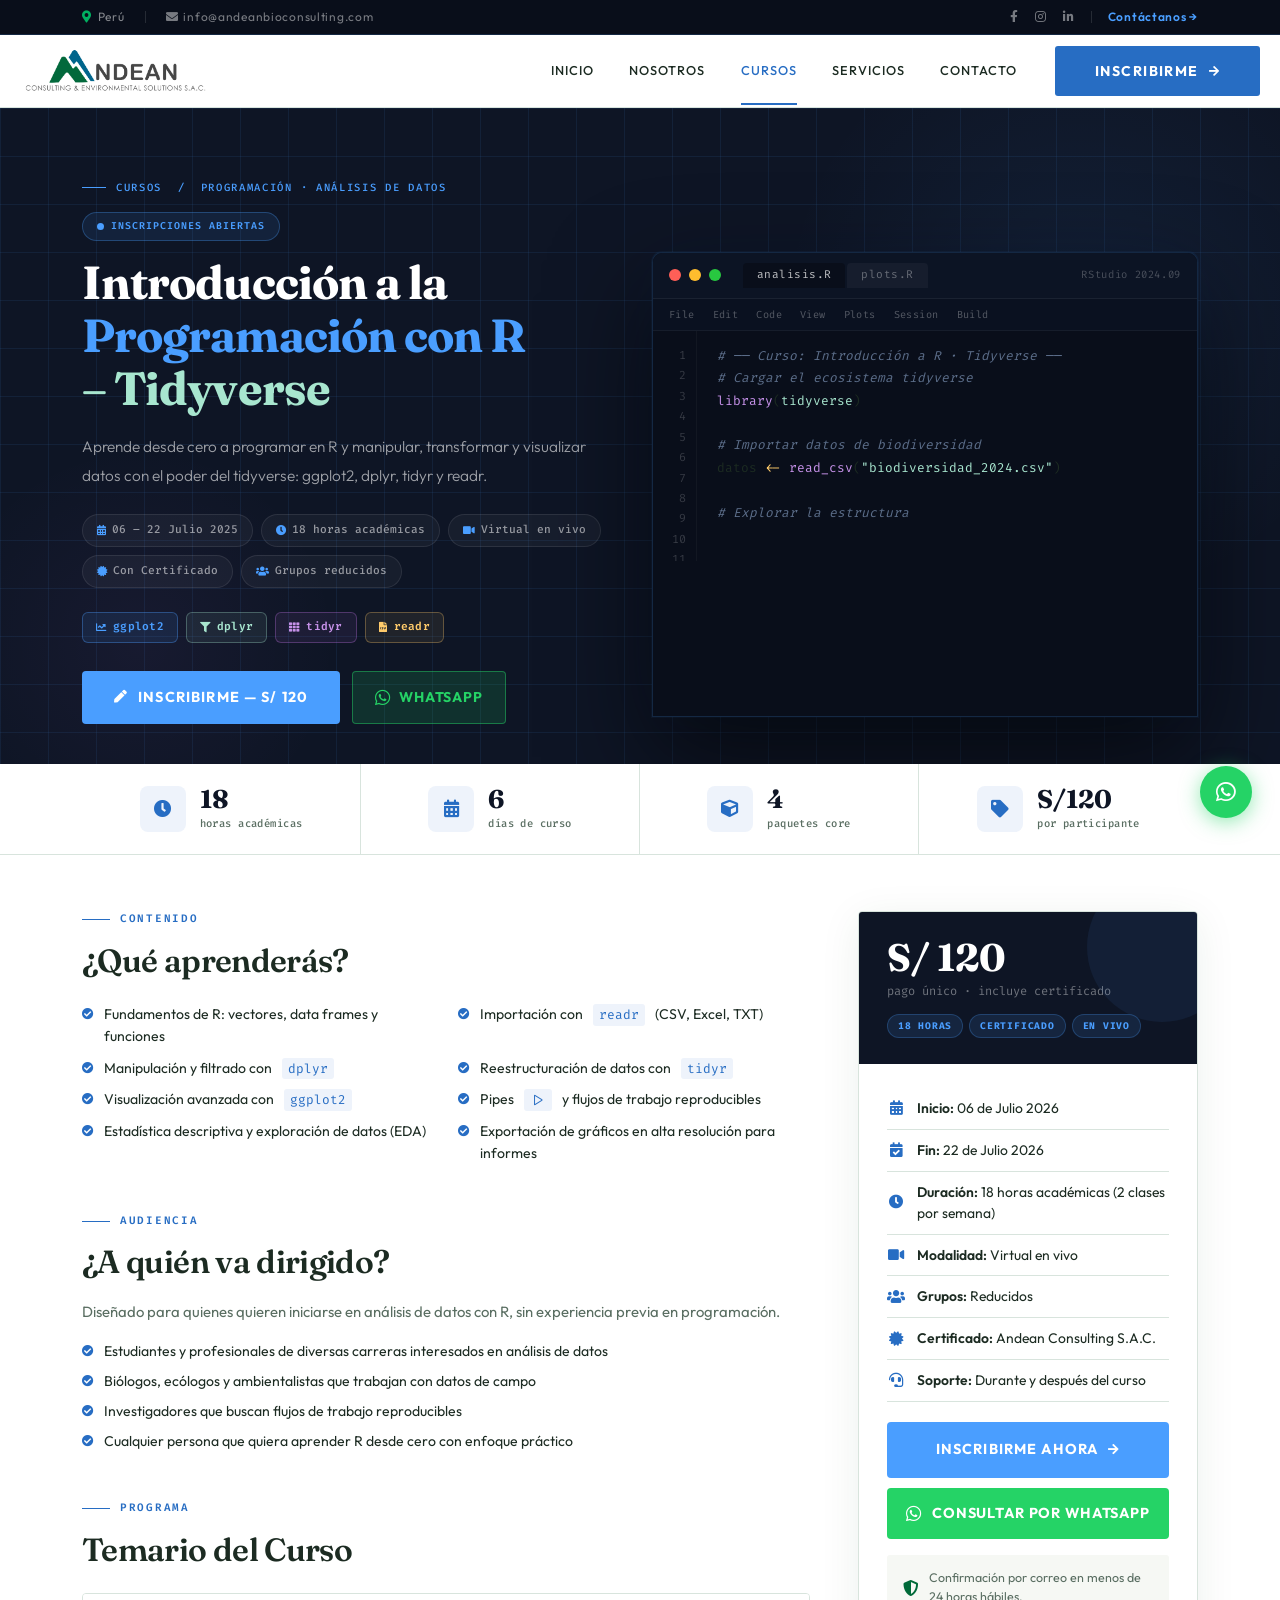
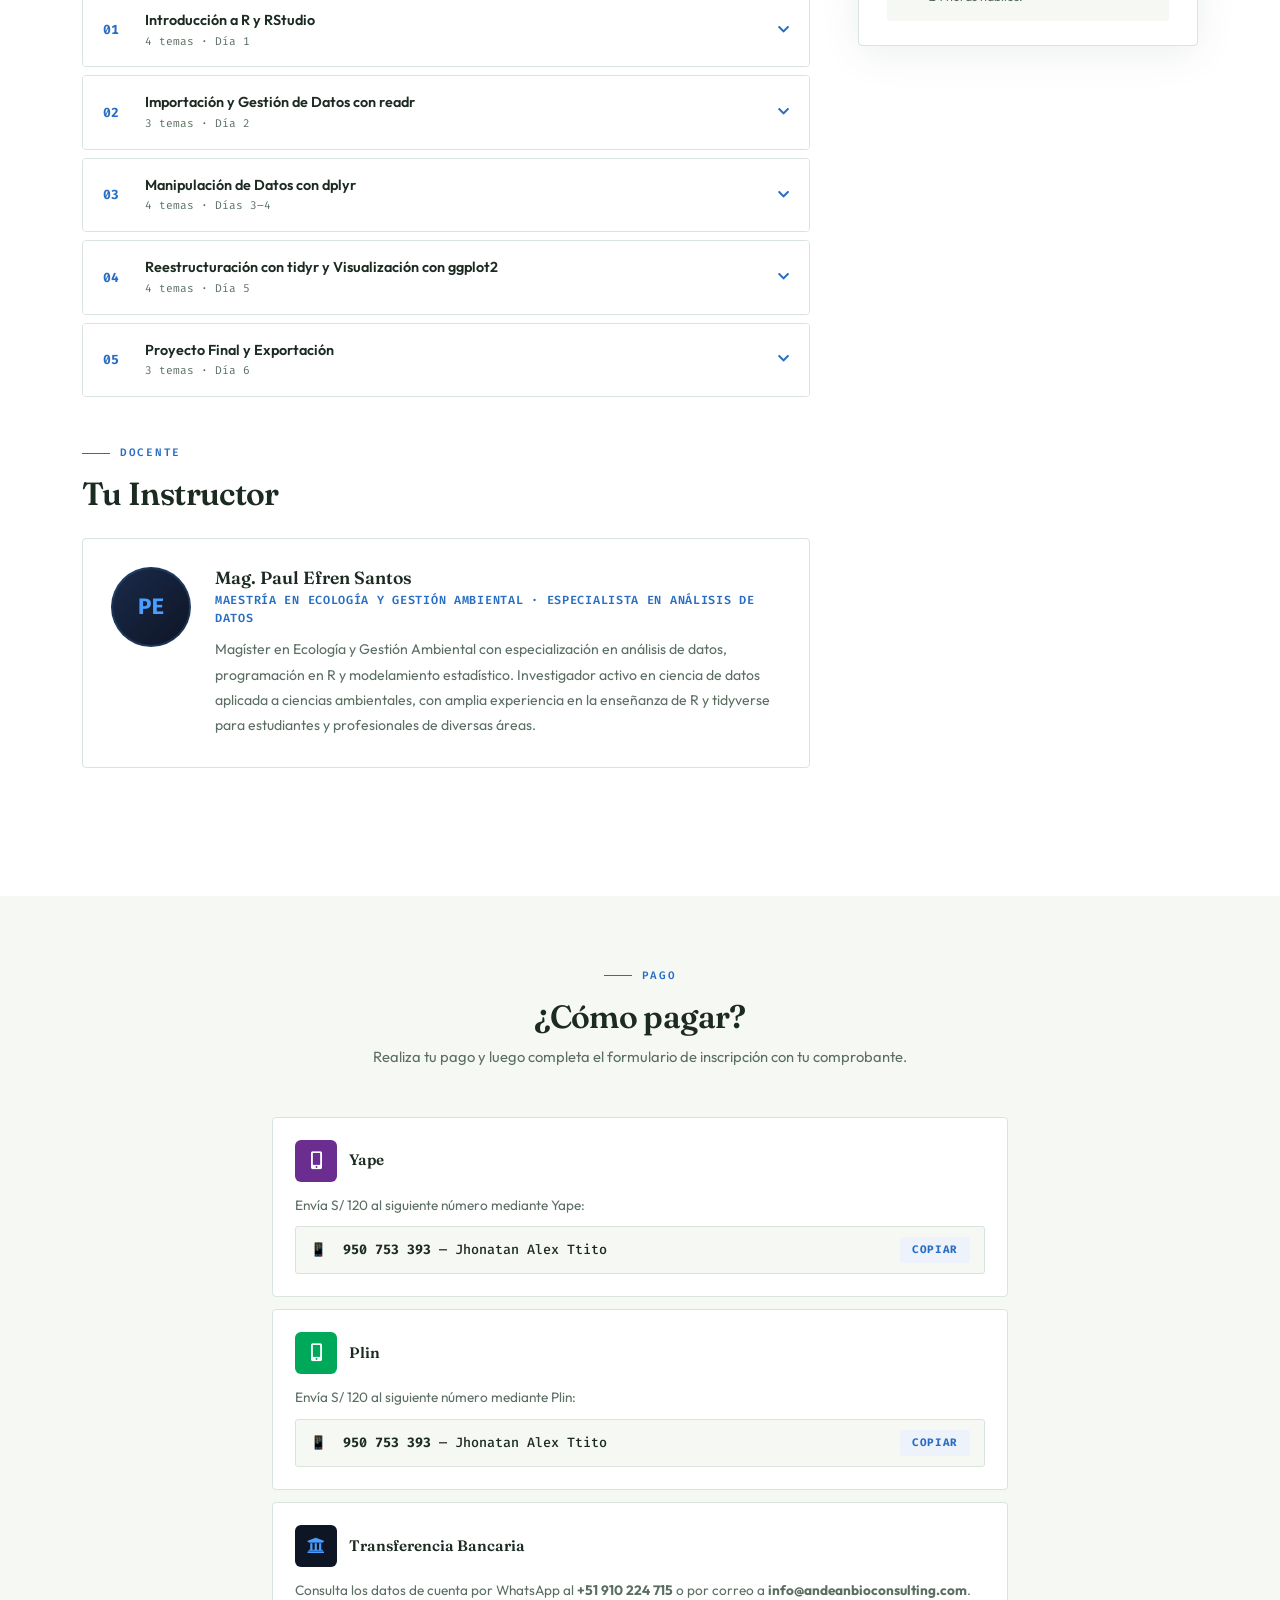
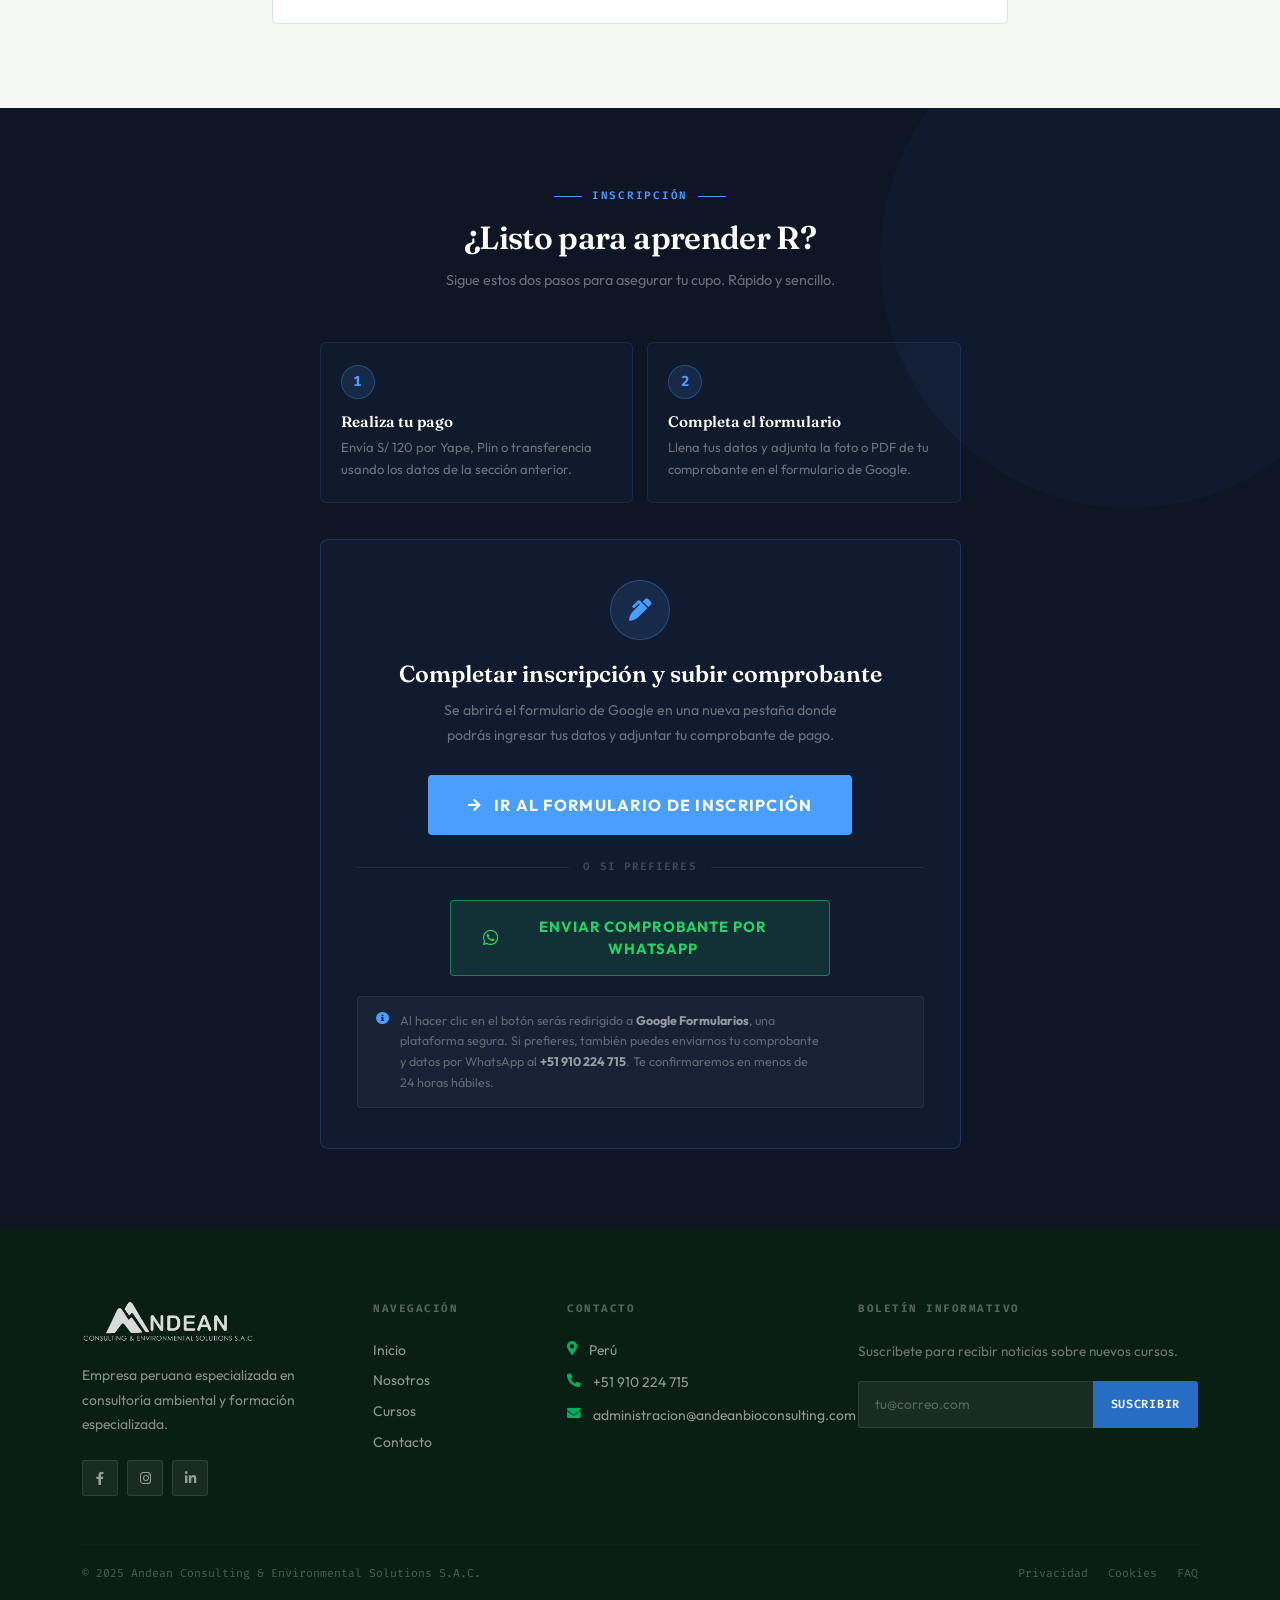
<file: CURSO-R.html>
<!DOCTYPE html>
<html lang="es">
<head>
<meta charset="utf-8">
<title>Introducción a R – Tidyverse · Andean Consulting & Environmental Solutions S.A.C.</title>
<meta content="width=device-width, initial-scale=1.0" name="viewport">
<meta content="R tidyverse, programación R, curso online Perú, análisis de datos, ggplot2, dplyr" name="keywords">
<meta content="Aprende R y tidyverse desde cero con un especialista en análisis de datos. 18 horas certificadas. Inicia 6 de julio." name="description">
<link rel="icon" type="image/x-icon" href="img/favicon.ico">
<link rel="shortcut icon" type="image/x-icon" href="img/favicon.ico">
<link rel="apple-touch-icon" href="img/Andeanlogo.png">
<meta property="og:type" content="website">
<meta property="og:url" content="https://andeanbioconsulting.com/curso-r-tidyverse.html">
<meta property="og:title" content="R – Tidyverse — Andean Consulting · Inicia 6 Julio">
<meta property="og:description" content="Aprende R y tidyverse desde cero. 18 horas certificadas, 100% Online. Solo S/ 120.">
<meta property="og:image" content="https://andeanbioconsulting.com/img/course-r.jpg">
<meta property="og:locale" content="es_PE">
<meta property="og:site_name" content="Andean Consulting">
<meta name="twitter:card" content="summary_large_image">
<meta name="twitter:title" content="R – Tidyverse — Andean Consulting · Inicia 6 Julio">
<meta name="twitter:description" content="Aprende R y tidyverse desde cero. 18 horas, 100% online. S/ 120.">
<link rel="preconnect" href="https://fonts.googleapis.com">
<link rel="preconnect" href="https://fonts.gstatic.com" crossorigin>
<link href="https://fonts.googleapis.com/css2?family=Fraunces:ital,wght@0,300;0,400;0,600;0,700;1,300;1,400&family=Outfit:wght@300;400;500;600;700&family=Fira+Code:wght@300;400;500;600;700&display=swap" rel="stylesheet">
<link href="https://cdnjs.cloudflare.com/ajax/libs/font-awesome/5.10.0/css/all.min.css" rel="stylesheet">
<link href="https://cdn.jsdelivr.net/npm/bootstrap-icons@1.4.1/font/bootstrap-icons.css" rel="stylesheet">
<link href="https://cdn.jsdelivr.net/npm/bootstrap@5.0.0/dist/css/bootstrap.min.css" rel="stylesheet">
<style>
:root{
  --forest:#0a1f14;--green:#006a39;--lime:#00b060;
  --offwhite:#f6f8f4;--border:#d8e4dd;--text:#1c2b22;--muted:#5a6e62;
  --light-green:#e4f2eb;--wa:#25D366;--wa-dark:#128C7E;
  /* R-theme */
  --r-blue:#4a9eff;--r-blue-dark:#276DC3;--r-dark:#0e1525;--r-panel:#090e1a;
  --r-mid:#131c2e;--r-border:rgba(74,158,255,.18);
  --r-comment:#5c6e8a;--r-string:#a8e6cf;--r-fn:#c792ea;
  --r-num:#82aaff;--r-kw:#ff6b6b;--r-pipe:#ffcb6b;--r-op:#89ddff;
  /* mono font */
  --mono:'Fira Code',monospace;
}
*{box-sizing:border-box;margin:0;padding:0}
html{scroll-behavior:smooth}
body{font-family:'Outfit',sans-serif;font-weight:400;color:var(--text);background:#fff;overflow-x:hidden}
h1,h2,h3,h4,h5,h6{font-family:'Fraunces',serif;font-weight:600;color:var(--text)}
#spinner{position:fixed;inset:0;background:var(--r-dark);display:flex;align-items:center;justify-content:center;z-index:9999;transition:opacity .6s}
#spinner.hide{opacity:0;pointer-events:none}
.spin-wrap{display:flex;flex-direction:column;align-items:center;gap:16px}
.spin-ring{width:48px;height:48px;border:2px solid rgba(74,158,255,.2);border-top-color:var(--r-blue);border-radius:50%;animation:spin .9s linear infinite}
.spin-label{font-family:var(--mono);font-size:.72rem;color:rgba(74,158,255,.5);letter-spacing:.12em}
@keyframes spin{to{transform:rotate(360deg)}}

/* ── TOPBAR ── */
.topbar{background:var(--r-panel);color:rgba(255,255,255,.5);font-size:.75rem;letter-spacing:.06em;padding:8px 0;border-bottom:1px solid var(--r-border)}
.topbar a{color:rgba(255,255,255,.45);text-decoration:none;transition:color .2s}
.topbar a:hover{color:var(--r-blue)}
.topbar-inner{display:flex;align-items:center;justify-content:space-between;gap:12px;flex-wrap:wrap}
.topbar-left{display:flex;gap:20px;align-items:center}
.topbar-right{display:flex;gap:16px;align-items:center}
.tb-div{width:1px;height:12px;background:rgba(255,255,255,.12)}

/* ── NAVBAR ── */
.navbar{background:#fff;border-bottom:1px solid var(--border);padding:0;position:sticky;top:0;z-index:1000;transition:box-shadow .3s}
.navbar.scrolled{box-shadow:0 2px 24px rgba(10,31,20,.1)}
.navbar-brand{padding:14px 24px}
.navbar-brand img{height:44px;object-fit:contain}
.navbar-toggler{border:1px solid #ccc!important;padding:6px 10px;margin-right:16px;border-radius:3px;background:transparent}
.navbar-toggler-icon{background-image:url("data:image/svg+xml,%3csvg xmlns='http://www.w3.org/2000/svg' viewBox='0 0 30 30'%3e%3cpath stroke='%230a1f14' stroke-linecap='round' stroke-miterlimit='10' stroke-width='2' d='M4 7h22M4 15h22M4 23h22'/%3e%3c/svg%3e")}
.nav-link{font-family:'Outfit',sans-serif;font-weight:500;font-size:.8rem;letter-spacing:.08em;text-transform:uppercase;color:var(--text)!important;padding:1.5rem 1.1rem!important;transition:color .2s;position:relative}
.nav-link::after{content:'';position:absolute;bottom:0;left:1.1rem;right:1.1rem;height:2px;background:var(--r-blue-dark);transform:scaleX(0);transition:transform .25s}
.nav-link:hover,.nav-link.active{color:var(--r-blue-dark)!important}
.nav-link:hover::after,.nav-link.active::after{transform:scaleX(1)}
.dropdown-menu{border:1px solid var(--border);border-radius:8px;box-shadow:0 12px 40px rgba(0,0,0,.1);padding:8px 0;margin-top:-1px}
.dropdown-item{font-family:'Outfit',sans-serif;font-size:.82rem;letter-spacing:.04em;padding:10px 20px;color:var(--text);font-weight:500;text-transform:uppercase;transition:background .15s,color .15s}
.dropdown-item:hover{background:#eef3fb;color:var(--r-blue-dark)}
.btn-nav-cta{background:var(--r-blue-dark);color:#fff!important;font-weight:700;font-size:.88rem;letter-spacing:.1em;text-transform:uppercase;text-decoration:none!important;padding:18px 40px!important;margin:8px 20px;border-radius:3px;display:inline-flex;align-items:center;gap:10px;transition:background .2s,transform .15s;white-space:nowrap;line-height:1}
.btn-nav-cta:hover{background:var(--r-dark)!important;color:#fff!important;transform:translateY(-1px)}

/* ══════════════════════════════════
   HERO
   ══════════════════════════════════ */
.course-hero{background:var(--r-dark);padding:64px 0 0;position:relative;overflow:hidden}

/* animated grid */
.hero-grid{position:absolute;inset:0;
  background-image:linear-gradient(var(--r-border) 1px,transparent 1px),
  linear-gradient(90deg,var(--r-border) 1px,transparent 1px);
  background-size:48px 48px;
  animation:gridDrift 30s linear infinite;
  pointer-events:none;opacity:.5}
@keyframes gridDrift{from{background-position:0 0}to{background-position:48px 48px}}

.hero-glow{position:absolute;top:-100px;right:-100px;width:600px;height:600px;border-radius:50%;
  background:radial-gradient(circle,rgba(74,158,255,.08) 0%,transparent 70%);pointer-events:none}
.hero-glow2{position:absolute;bottom:-80px;left:-60px;width:400px;height:400px;border-radius:50%;
  background:radial-gradient(circle,rgba(200,121,255,.05) 0%,transparent 70%);pointer-events:none}

.ch-eyebrow{display:flex;align-items:center;gap:10px;margin-bottom:16px;position:relative;z-index:1}
.ch-eyebrow-line{width:24px;height:1px;background:var(--r-blue)}
.ch-eyebrow span{font-family:var(--mono);font-size:.66rem;font-weight:500;letter-spacing:.16em;text-transform:uppercase;color:var(--r-blue)}
.ch-eyebrow a{color:var(--r-blue);text-decoration:none}

.ch-badge{display:inline-flex;align-items:center;gap:7px;font-family:var(--mono);font-size:.62rem;font-weight:600;letter-spacing:.1em;text-transform:uppercase;color:var(--r-blue);background:rgba(74,158,255,.1);border:1px solid rgba(74,158,255,.3);padding:6px 14px;border-radius:40px;margin-bottom:16px;position:relative;z-index:1}
.ch-badge::before{content:'';width:7px;height:7px;border-radius:50%;background:var(--r-blue);animation:dotBlink 1.4s ease infinite;flex-shrink:0}
@keyframes dotBlink{0%,100%{opacity:1}50%{opacity:.15}}

.hero-text-col{position:relative;z-index:1}
.course-hero h1{font-family:'Fraunces',serif;font-size:clamp(1.7rem,4vw,2.9rem);font-weight:700;color:#fff;line-height:1.14;letter-spacing:-.02em;margin-bottom:18px}
.course-hero h1 span.r-accent{color:var(--r-blue)}
.course-hero h1 span.tv-accent{color:var(--r-string)}
.course-hero p.hero-desc{font-size:.96rem;color:rgba(255,255,255,.6);line-height:1.85;margin-bottom:24px;font-weight:300;max-width:540px}

.hero-pills{display:flex;flex-wrap:wrap;gap:8px;margin-bottom:24px}
.hero-pill{display:flex;align-items:center;gap:6px;font-family:var(--mono);font-size:.7rem;font-weight:500;color:rgba(255,255,255,.55);background:rgba(255,255,255,.04);border:1px solid rgba(255,255,255,.09);padding:7px 14px;border-radius:40px}
.hero-pill i{color:var(--r-blue);font-size:.65rem}

/* package badges */
.pkg-badges{display:flex;gap:8px;flex-wrap:wrap;margin-bottom:28px;position:relative;z-index:2}
.pkg-badge{display:flex;align-items:center;gap:7px;padding:6px 13px;border-radius:6px;font-family:var(--mono);font-size:.7rem;font-weight:600;letter-spacing:.02em;border:1px solid;transition:transform .2s,box-shadow .2s,border-color .2s}
.pkg-badge:hover{transform:translateY(-3px);box-shadow:0 8px 24px rgba(0,0,0,.4)}
.pkg-badge.ggplot{background:rgba(74,158,255,.1);border-color:rgba(74,158,255,.35);color:var(--r-blue)}
.pkg-badge.ggplot:hover{border-color:var(--r-blue)}
.pkg-badge.dplyr{background:rgba(168,230,207,.08);border-color:rgba(168,230,207,.3);color:var(--r-string)}
.pkg-badge.dplyr:hover{border-color:var(--r-string)}
.pkg-badge.tidyr{background:rgba(199,121,234,.08);border-color:rgba(199,121,234,.3);color:var(--r-fn)}
.pkg-badge.tidyr:hover{border-color:var(--r-fn)}
.pkg-badge.readr{background:rgba(255,203,107,.08);border-color:rgba(255,203,107,.3);color:var(--r-pipe)}
.pkg-badge.readr:hover{border-color:var(--r-pipe)}
.pkg-badge i{font-size:.65rem}

/* enroll button hero */
.btn-enroll-hero{display:inline-flex;align-items:center;gap:10px;background:var(--r-blue);color:#fff;font-weight:700;font-size:.9rem;letter-spacing:.08em;text-transform:uppercase;padding:16px 32px;border-radius:4px;text-decoration:none;transition:background .2s,transform .15s,box-shadow .2s;position:relative;z-index:2}
.btn-enroll-hero:hover{background:var(--r-blue-dark);color:#fff;transform:translateY(-2px);box-shadow:0 12px 32px rgba(74,158,255,.3)}

/* ══ TERMINAL ══ */
.r-terminal-wrap{position:relative;z-index:2;margin-top:12px}
.r-terminal{background:var(--r-panel);border:1px solid var(--r-border);border-radius:10px 10px 0 0;overflow:hidden;box-shadow:0 40px 100px rgba(0,0,0,.6),0 0 0 1px rgba(74,158,255,.06),0 0 60px rgba(74,158,255,.04)}

.r-terminal-bar{background:#0c1424;padding:10px 16px;display:flex;align-items:center;gap:8px;border-bottom:1px solid rgba(255,255,255,.06)}
.r-dot{width:12px;height:12px;border-radius:50%;flex-shrink:0}
.r-dot.red{background:#ff5f57}.r-dot.yellow{background:#ffbd2e}.r-dot.green{background:#28c840}
.r-tab-area{margin-left:14px;display:flex;gap:2px}
.r-tab{font-family:var(--mono);font-size:.7rem;color:rgba(255,255,255,.35);padding:4px 14px;border-radius:4px 4px 0 0;background:rgba(255,255,255,.04);letter-spacing:.04em}
.r-tab.active{color:rgba(255,255,255,.75);background:var(--r-panel)}
.r-win-label{margin-left:auto;font-family:var(--mono);font-size:.66rem;color:rgba(255,255,255,.25);letter-spacing:.06em}

.r-toolbar{background:#0a1120;padding:4px 16px;display:flex;gap:18px;border-bottom:1px solid rgba(255,255,255,.05)}
.r-toolbar-item{font-family:var(--mono);font-size:.64rem;color:rgba(255,255,255,.3);padding:4px 0;cursor:default;letter-spacing:.04em}

.r-code-area{display:flex;min-height:230px;max-height:230px;overflow:hidden}
.r-line-nums{padding:14px 10px 14px 14px;background:var(--r-panel);text-align:right;min-width:44px;border-right:1px solid rgba(255,255,255,.04);user-select:none}
.r-line-nums span{display:block;font-family:var(--mono);font-size:.73rem;color:rgba(255,255,255,.18);line-height:1.75}

.r-code-content{padding:14px 20px;flex:1;overflow:hidden;background:var(--r-panel)}
.r-line{display:block;font-family:var(--mono);font-size:.8rem;line-height:1.75;white-space:pre;
  opacity:0;transform:translateX(-8px);
  transition:opacity .3s ease,transform .3s ease}
.r-line.visible{opacity:1;transform:none}

/* syntax colors */
.rc{color:var(--r-comment);font-style:italic}
.rf{color:var(--r-fn)}
.rs{color:var(--r-string)}
.rn{color:var(--r-num)}
.rk{color:var(--r-kw)}
.rp{color:var(--r-pipe)}
.ro{color:var(--r-op)}
.rw{color:#e6edf3}

.r-cursor{display:inline-block;width:8px;height:15px;background:var(--r-blue);margin-left:2px;animation:blink .85s step-end infinite;vertical-align:middle;border-radius:1px}
@keyframes blink{50%{opacity:0}}

/* output panel */
.r-output-panel{background:var(--r-mid);border-top:1px solid rgba(255,255,255,.05);padding:14px 20px 14px 58px;min-height:90px;display:flex;gap:20px;align-items:flex-end;transition:opacity .8s ease}

.r-chart-mini{flex:1;display:flex;align-items:flex-end;gap:3px;height:64px;padding-bottom:2px}
.r-bar{border-radius:3px 3px 0 0;width:100%;transition:height 1.2s cubic-bezier(.34,1.56,.64,1);height:0;position:relative;overflow:hidden}
.r-bar::after{content:'';position:absolute;inset:0;background:linear-gradient(to bottom,rgba(255,255,255,.15),transparent)}
.r-chart-mini.loaded .r-bar:nth-child(1){height:42%;background:#4a9eff;transition-delay:.05s}
.r-chart-mini.loaded .r-bar:nth-child(2){height:76%;background:#a8e6cf;transition-delay:.15s}
.r-chart-mini.loaded .r-bar:nth-child(3){height:58%;background:#c792ea;transition-delay:.25s}
.r-chart-mini.loaded .r-bar:nth-child(4){height:91%;background:#4a9eff;transition-delay:.35s}
.r-chart-mini.loaded .r-bar:nth-child(5){height:48%;background:#a8e6cf;transition-delay:.45s}
.r-chart-mini.loaded .r-bar:nth-child(6){height:68%;background:#c792ea;transition-delay:.55s}
.r-chart-mini.loaded .r-bar:nth-child(7){height:35%;background:#4a9eff;transition-delay:.65s}

.r-scatter-mini{flex:1.3;height:64px;position:relative}
.r-scatter-mini svg{width:100%;height:100%}

.r-console-out{flex:1.3}
.r-console-out p{font-family:var(--mono);font-size:.66rem;color:rgba(255,255,255,.35);line-height:1.7;margin:0;transition:opacity .4s ease}
.r-console-out p.cs{color:#56d364}
.r-console-out p.ci{color:#82aaff}
.r-console-out p.cw{color:#ffcb6b}

/* ══ STATS RIBBON ══ */
.stats-ribbon{background:#fff;border-bottom:1px solid var(--border)}
.stat-item{padding:22px 0;display:flex;align-items:center;justify-content:center;gap:14px;border-right:1px solid var(--border)}
.stat-item:last-child{border-right:none}
.stat-icon{width:46px;height:46px;border-radius:8px;background:#eef3fb;display:flex;align-items:center;justify-content:center;font-size:1.1rem;color:var(--r-blue-dark);flex-shrink:0}
.stat-num{font-family:'Fraunces',serif;font-size:1.6rem;font-weight:700;color:var(--r-dark);line-height:1}
.stat-label{font-family:var(--mono);font-size:.66rem;color:var(--muted);font-weight:500;letter-spacing:.04em;margin-top:3px}

/* ══ MAIN CONTENT ══ */
.course-main{padding:56px 0 80px}
.course-sidebar{position:sticky;top:80px}

.section-eyebrow{display:flex;align-items:center;gap:10px;margin-bottom:14px}
.section-eyebrow-line{width:28px;height:1px;background:var(--r-blue-dark);flex-shrink:0}
.section-eyebrow span{font-family:var(--mono);font-size:.68rem;font-weight:600;letter-spacing:.16em;text-transform:uppercase;color:var(--r-blue-dark)}
.section-title{font-family:'Fraunces',serif;font-weight:600;font-size:clamp(1.4rem,3vw,2rem);line-height:1.2;letter-spacing:-.02em}

.learn-grid{display:grid;grid-template-columns:1fr 1fr;gap:10px 24px;margin-top:4px}
.learn-item{display:flex;align-items:flex-start;gap:10px;font-size:.88rem;color:var(--text);line-height:1.55}
.learn-item i{color:var(--r-blue-dark);font-size:.72rem;margin-top:4px;flex-shrink:0}
.learn-item code{font-family:var(--mono);font-size:.8rem;background:#eef3fb;color:var(--r-blue-dark);padding:1px 6px;border-radius:3px}

/* syllabus */
.syllabus-item{border:1px solid var(--border);border-radius:4px;margin-bottom:8px;overflow:hidden}
.syllabus-header{display:flex;align-items:center;justify-content:space-between;padding:16px 20px;cursor:pointer;background:#fff;transition:background .15s;gap:12px;user-select:none;-webkit-user-select:none}
.syllabus-header:hover{background:var(--offwhite)}
.syllabus-header.open{background:#eef3fb}
.syl-left{display:flex;align-items:center;gap:14px}
.syl-num{font-family:var(--mono);font-size:.82rem;font-weight:700;color:var(--r-blue-dark);flex-shrink:0;width:28px}
.syl-title{font-family:'Outfit',sans-serif;font-size:.9rem;font-weight:600;color:var(--text)}
.syl-meta{font-family:var(--mono);font-size:.7rem;color:var(--muted);margin-top:2px}
.syl-arrow{color:var(--r-blue-dark);font-size:.8rem;transition:transform .3s;flex-shrink:0}
.syllabus-header.open .syl-arrow{transform:rotate(180deg)}
.syllabus-body{display:none;padding:0 20px 16px 62px}
.syllabus-body.open{display:block}
.syllabus-body ul{list-style:none;padding:0;margin:0}
.syllabus-body ul li{font-size:.85rem;color:var(--muted);padding:7px 0;border-bottom:1px solid var(--border);display:flex;align-items:center;gap:8px}
.syllabus-body ul li:last-child{border-bottom:none}
.syllabus-body ul li::before{content:'\f144';font-family:'Font Awesome 5 Free';font-weight:900;color:var(--r-blue-dark);font-size:.6rem;flex-shrink:0}
.syllabus-body ul li code{font-family:var(--mono);font-size:.78rem;background:#eef3fb;color:var(--r-blue-dark);padding:1px 6px;border-radius:3px}

/* instructor */
.instructor-card{display:flex;gap:24px;align-items:flex-start;padding:28px;border:1px solid var(--border);border-radius:4px;background:#fff}
.instructor-avatar{width:80px;height:80px;border-radius:50%;background:linear-gradient(135deg,#1a2a4a,#0e1525);border:2px solid var(--r-border);display:flex;align-items:center;justify-content:center;flex-shrink:0;font-family:var(--mono);font-size:1.4rem;font-weight:700;color:var(--r-blue)}
.instructor-body h5{font-family:'Fraunces',serif;font-size:1.1rem;margin-bottom:4px}
.instructor-body .role{font-family:var(--mono);font-size:.74rem;color:var(--r-blue-dark);font-weight:600;letter-spacing:.06em;text-transform:uppercase;margin-bottom:10px}
.instructor-body p{font-size:.88rem;color:var(--muted);line-height:1.8;margin:0}

/* ══ SIDEBAR CARD ══ */
.enroll-card{background:#fff;border:1px solid var(--border);border-radius:4px;overflow:hidden;box-shadow:0 8px 40px rgba(0,80,40,.08)}
.ec-header{background:var(--r-dark);padding:26px 28px;position:relative;overflow:hidden}
.ec-header::before{content:'';position:absolute;top:-40px;right:-40px;width:150px;height:150px;border-radius:50%;background:rgba(74,158,255,.08);pointer-events:none}
.ec-price{font-family:'Fraunces',serif;font-size:2.4rem;font-weight:700;color:#fff;line-height:1}
.ec-price-sub{font-family:var(--mono);font-size:.75rem;color:rgba(255,255,255,.4);margin-top:5px}
.ec-badges{display:flex;gap:6px;flex-wrap:wrap;margin-top:14px}
.ec-badge{font-family:var(--mono);font-size:.6rem;font-weight:700;letter-spacing:.08em;text-transform:uppercase;color:var(--r-blue);background:rgba(74,158,255,.12);border:1px solid rgba(74,158,255,.25);padding:4px 10px;border-radius:40px}
.ec-body{padding:24px 28px}
.ec-detail{display:flex;align-items:center;gap:12px;padding:10px 0;border-bottom:1px solid var(--border)}
.ec-detail:last-of-type{border-bottom:none}
.ec-detail i{width:18px;text-align:center;color:var(--r-blue-dark);font-size:.9rem;flex-shrink:0}
.ec-detail span{font-size:.87rem;color:var(--text)}
.ec-detail strong{font-weight:600}

.btn-enroll{display:flex;align-items:center;justify-content:center;gap:10px;width:100%;background:var(--r-blue);color:#fff;font-weight:700;font-size:.9rem;letter-spacing:.08em;text-transform:uppercase;padding:17px;border-radius:4px;text-decoration:none;transition:background .2s,transform .15s,box-shadow .2s;margin-top:20px}
.btn-enroll:hover{background:var(--r-blue-dark);color:#fff;transform:translateY(-2px);box-shadow:0 10px 28px rgba(74,158,255,.3)}

/* WA button — very visible */
.btn-wa-enroll{display:flex;align-items:center;justify-content:center;gap:10px;width:100%;
  background:var(--wa);color:#fff;
  font-weight:700;font-size:.9rem;letter-spacing:.06em;text-transform:uppercase;
  padding:15px;border-radius:4px;border:none;
  text-decoration:none;transition:background .2s,transform .15s,box-shadow .2s;margin-top:10px}
.btn-wa-enroll:hover{background:var(--wa-dark);color:#fff;transform:translateY(-2px);box-shadow:0 10px 28px rgba(37,211,102,.35)}
.btn-wa-enroll i{font-size:1.1rem}

.ec-guarantee{display:flex;align-items:center;gap:10px;margin-top:16px;padding:14px 16px;background:var(--offwhite);border-radius:3px}
.ec-guarantee i{color:var(--green);font-size:1rem;flex-shrink:0}
.ec-guarantee p{font-size:.78rem;color:var(--muted);line-height:1.5;margin:0}

/* ══ PAYMENT ══ */
.payment-section{padding:72px 0;background:var(--offwhite)}
.pay-method{background:#fff;border:1px solid var(--border);border-radius:4px;padding:22px;margin-bottom:12px}
.pay-method-header{display:flex;align-items:center;gap:12px;margin-bottom:12px}
.pay-method-icon{width:42px;height:42px;border-radius:6px;display:flex;align-items:center;justify-content:center;font-size:1.1rem;flex-shrink:0}
.pay-method-icon.yape{background:#6c2d91;color:#fff}
.pay-method-icon.plin{background:#00a859;color:#fff}
.pay-method-icon.transfer{background:var(--r-dark);color:var(--r-blue)}
.pay-method h6{font-family:'Fraunces',serif;font-size:.95rem;margin:0}
.pay-method p{font-size:.85rem;color:var(--muted);margin:0;line-height:1.65}
.pay-detail{font-family:var(--mono);font-size:.84rem;color:var(--text);font-weight:500;background:var(--offwhite);border:1px solid var(--border);border-radius:3px;padding:10px 14px;margin-top:10px;display:flex;justify-content:space-between;align-items:center;flex-wrap:wrap;gap:8px}
.copy-btn{font-family:var(--mono);font-size:.68rem;font-weight:700;letter-spacing:.06em;text-transform:uppercase;color:var(--r-blue-dark);background:#eef3fb;border:none;padding:5px 12px;border-radius:3px;cursor:pointer;transition:background .15s,color .15s}
.copy-btn:hover{background:#d0e2f7}
.copy-btn.copied{color:#fff;background:var(--r-blue-dark)}

/* ══ ENROLL SECTION ══ */
.enroll-section{padding:80px 0;background:var(--r-dark);position:relative;overflow:hidden}
.enroll-section::before{content:'';position:absolute;top:-100px;right:-100px;width:500px;height:500px;border-radius:50%;background:rgba(74,158,255,.04);pointer-events:none}

.insc-steps{display:grid;grid-template-columns:1fr 1fr;gap:14px;margin-bottom:36px}
.insc-step{background:rgba(74,158,255,.04);border:1px solid rgba(74,158,255,.12);border-radius:6px;padding:22px 20px;transition:border-color .2s}
.insc-step:hover{border-color:rgba(74,158,255,.25)}
.insc-step-num{width:34px;height:34px;border-radius:50%;background:rgba(74,158,255,.12);border:1px solid rgba(74,158,255,.3);display:flex;align-items:center;justify-content:center;margin-bottom:14px}
.insc-step-num span{font-family:var(--mono);font-size:.9rem;font-weight:700;color:var(--r-blue)}
.insc-step h5{font-family:'Fraunces',serif;font-size:.95rem;color:#fff;margin:0 0 6px}
.insc-step p{font-family:'Outfit',sans-serif;font-size:.82rem;color:rgba(255,255,255,.38);margin:0;line-height:1.65}

.insc-card{background:rgba(74,158,255,.05);border:1px solid rgba(74,158,255,.2);border-radius:8px;padding:40px 36px;text-align:center;position:relative;z-index:1}
.insc-card-icon{width:60px;height:60px;border-radius:50%;background:rgba(74,158,255,.12);border:1px solid rgba(74,158,255,.3);display:flex;align-items:center;justify-content:center;margin:0 auto 20px}
.insc-card-icon i{font-size:1.4rem;color:var(--r-blue)}
.insc-card h3{font-family:'Fraunces',serif;font-size:clamp(1.15rem,2.5vw,1.45rem);color:#fff;margin:0 0 10px;font-weight:600}
.insc-card p{font-size:.88rem;color:rgba(255,255,255,.38);margin:0 auto 28px;line-height:1.75;max-width:420px}

.btn-gform{display:inline-flex;align-items:center;justify-content:center;gap:12px;background:var(--r-blue);color:#fff;font-family:'Outfit',sans-serif;font-weight:700;font-size:1rem;letter-spacing:.08em;text-transform:uppercase;padding:18px 40px;border-radius:4px;text-decoration:none;transition:background .2s,transform .15s,box-shadow .2s}
.btn-gform:hover{background:var(--r-blue-dark);color:#fff;transform:translateY(-3px);box-shadow:0 14px 36px rgba(74,158,255,.3)}
.btn-gform i{font-size:.9rem;transition:transform .2s}
.btn-gform:hover i{transform:translateX(3px)}

.insc-or{display:flex;align-items:center;gap:14px;margin:24px 0}
.insc-or-line{flex:1;height:1px;background:rgba(255,255,255,.07)}
.insc-or span{font-family:var(--mono);font-size:.68rem;font-weight:600;letter-spacing:.1em;text-transform:uppercase;color:rgba(255,255,255,.2)}

/* WA alt button — very visible */
.btn-wa-alt{display:inline-flex;align-items:center;justify-content:center;gap:10px;
  background:rgba(37,211,102,.12);
  color:#25D366;font-family:'Outfit',sans-serif;font-weight:700;font-size:.92rem;letter-spacing:.06em;text-transform:uppercase;
  padding:15px 32px;border-radius:4px;
  border:1.5px solid rgba(37,211,102,.5);
  text-decoration:none;transition:background .2s,border-color .2s,transform .15s,box-shadow .2s;width:100%;max-width:380px}
.btn-wa-alt:hover{background:var(--wa);border-color:var(--wa);color:#fff;transform:translateY(-2px);box-shadow:0 12px 30px rgba(37,211,102,.3)}
.btn-wa-alt i{font-size:1.1rem}

.insc-notice{display:flex;align-items:flex-start;gap:11px;margin-top:20px;padding:14px 18px;background:rgba(255,255,255,.03);border:1px solid rgba(255,255,255,.06);border-radius:4px;text-align:left}
.insc-notice i{color:var(--r-blue);flex-shrink:0;margin-top:1px;font-size:.82rem}
.insc-notice p{font-size:.78rem;color:rgba(255,255,255,.32);line-height:1.65;margin:0}
.insc-notice a{color:rgba(74,158,255,.7);text-decoration:none;transition:color .2s}
.insc-notice a:hover{color:var(--r-blue)}

/* ══ FOOTER ══ */
.footer{background:var(--forest);padding:72px 0 0}
.footer-brand img{height:42px;filter:brightness(0) invert(1);opacity:.85;margin-bottom:20px}
.footer-desc{font-size:.87rem;color:rgba(255,255,255,.5);line-height:1.75;max-width:300px}
.footer-heading{font-family:var(--mono);font-size:.68rem;font-weight:700;letter-spacing:.14em;text-transform:uppercase;color:rgba(255,255,255,.3);margin-bottom:22px}
.footer-link{display:block;font-size:.87rem;color:rgba(255,255,255,.55);text-decoration:none;margin-bottom:10px;transition:color .2s}
.footer-link:hover{color:#fff}
.footer-cr{display:flex;align-items:flex-start;gap:12px;margin-bottom:12px}
.footer-cr i{color:var(--lime);margin-top:2px;flex-shrink:0;font-size:.85rem}
.footer-cr span{font-size:.87rem;color:rgba(255,255,255,.55);line-height:1.5}
.social-link{width:36px;height:36px;border-radius:3px;background:rgba(255,255,255,.06);border:1px solid rgba(255,255,255,.1);color:rgba(255,255,255,.55);display:inline-flex;align-items:center;justify-content:center;font-size:.82rem;text-decoration:none;transition:background .2s,color .2s,border-color .2s;margin-right:6px}
.social-link:hover{background:var(--r-blue);border-color:var(--r-blue);color:#fff}
.newsletter-row{display:flex;margin-top:6px}
.newsletter-row input{flex:1;background:rgba(255,255,255,.06);border:1px solid rgba(255,255,255,.1);border-right:none;color:#fff;padding:12px 16px;font-size:.85rem;border-radius:3px 0 0 3px;outline:none;font-family:'Outfit',sans-serif}
.newsletter-row input::placeholder{color:rgba(255,255,255,.28)}
.newsletter-row .nl-btn{background:var(--r-blue-dark);border:none;color:#fff;padding:12px 18px;font-family:var(--mono);font-size:.74rem;font-weight:600;letter-spacing:.06em;text-transform:uppercase;border-radius:0 3px 3px 0;cursor:pointer;transition:background .2s}
.newsletter-row .nl-btn:hover{background:var(--r-blue)}
.footer-divider{border-color:rgba(255,255,255,.07);margin:48px 0 0}
.footer-bottom{padding:20px 0;font-family:var(--mono);font-size:.72rem;color:rgba(255,255,255,.28);display:flex;justify-content:space-between;align-items:center;flex-wrap:wrap;gap:10px}
.footer-bottom a{color:rgba(255,255,255,.28);text-decoration:none;transition:color .2s}
.footer-bottom a:hover{color:rgba(255,255,255,.65)}
.footer-bottom-links{display:flex;gap:20px;flex-wrap:wrap}

/* ── FIXED BUTTONS ── */
.back-top{position:fixed;bottom:28px;right:28px;width:44px;height:44px;background:var(--r-blue-dark);color:#fff;border-radius:4px;display:flex;align-items:center;justify-content:center;font-size:1rem;text-decoration:none;opacity:0;pointer-events:none;transition:opacity .3s,transform .2s;z-index:999}
.back-top.show{opacity:1;pointer-events:all}
.back-top:hover{transform:translateY(-3px);color:#fff}
.wa-float{position:fixed;bottom:82px;right:28px;z-index:998;width:52px;height:52px;background:var(--wa);border-radius:50%;display:flex;align-items:center;justify-content:center;color:#fff;font-size:1.4rem;text-decoration:none;box-shadow:0 4px 20px rgba(37,211,102,.5);transition:transform .2s,box-shadow .2s}
.wa-float:hover{transform:scale(1.1);color:#fff;box-shadow:0 8px 28px rgba(37,211,102,.6)}

/* ── FADE UP ── */
.fade-up{opacity:0;transform:translateY(32px);transition:opacity .65s ease,transform .65s ease}
.fade-up.visible{opacity:1;transform:none}
.d1{transition-delay:.1s}.d2{transition-delay:.2s}.d3{transition-delay:.3s}

/* ── RESPONSIVE ── */
@media(max-width:992px){
  .navbar-collapse{background:#fff;border-top:1px solid var(--border);padding:8px 16px 20px}
  .nav-link{padding:.75rem .5rem!important;font-size:.9rem}
  .btn-nav-cta{display:none!important}
  .footer-bottom{flex-direction:column;text-align:center}
  .footer-bottom-links{justify-content:center}
  .learn-grid{grid-template-columns:1fr}
  .instructor-card{flex-direction:column;align-items:center;text-align:center}
  .course-sidebar{position:static;margin-top:40px}
  .insc-steps{grid-template-columns:1fr}
  .insc-card{padding:28px 20px}
  .btn-gform{width:100%;padding:17px 24px}
  .stat-item{border-right:none;border-bottom:1px solid var(--border)}
  .r-output-panel{flex-direction:column;gap:12px;padding-left:20px}
  .r-code-area{min-height:180px;max-height:180px}
}
</style>
</head>
<body>
<div id="spinner">
  <div class="spin-wrap">
    <div class="spin-ring"></div>
    <div class="spin-label">loading...</div>
  </div>
</div>

<!-- TOPBAR -->
<div class="topbar">
  <div class="container">
    <div class="topbar-inner">
      <div class="topbar-left">
        <span><i class="fas fa-map-marker-alt" style="color:var(--lime);margin-right:6px"></i>Perú</span>
        <div class="tb-div"></div>
        <a href="mailto:administracion@andeanbioconsulting.com"><i class="fas fa-envelope" style="margin-right:5px"></i>info@andeanbioconsulting.com</a>
      </div>
      <div class="topbar-right">
        <a href="#"><i class="fab fa-facebook-f"></i></a>
        <a href="#"><i class="fab fa-instagram"></i></a>
        <a href="#"><i class="fab fa-linkedin-in"></i></a>
        <div class="tb-div"></div>
        <a href="contact.html" style="color:var(--r-blue);font-weight:600">Contáctanos →</a>
      </div>
    </div>
  </div>
</div>

<!-- NAVBAR -->
<nav class="navbar navbar-expand-lg" id="mainNav">
  <a href="index.html" class="navbar-brand"><img src="img/Andeanlogo.png" alt="Andean Consulting"></a>
  <button class="navbar-toggler" data-bs-toggle="collapse" data-bs-target="#navCollapse" aria-label="Menú">
    <span class="navbar-toggler-icon"></span>
  </button>
  <div class="collapse navbar-collapse" id="navCollapse">
    <div class="navbar-nav ms-auto p-3 p-lg-0">
      <a href="index.html" class="nav-item nav-link">Inicio</a>
      <a href="about.html" class="nav-item nav-link">Nosotros</a>
      <a href="courses.html" class="nav-item nav-link active">Cursos</a>
      <div class="nav-item dropdown">
        <a href="#" class="nav-link dropdown-toggle" data-bs-toggle="dropdown">Servicios</a>
        <div class="dropdown-menu">
          <a href="consultoria.html" class="dropdown-item">Consultoría &amp; Equipos</a>
          <a href="alumnos.html" class="dropdown-item">Portal Alumnos</a>
        </div>
      </div>
      <a href="contact.html" class="nav-item nav-link">Contacto</a>
    </div>
    <a href="#inscripcion" class="btn-nav-cta d-none d-lg-flex">Inscribirme <i class="fas fa-arrow-right" style="font-size:.72rem"></i></a>
  </div>
</nav>

<!-- ════════════════════ HERO ════════════════════ -->
<div class="course-hero">
  <div class="hero-grid"></div>
  <div class="hero-glow"></div>
  <div class="hero-glow2"></div>
  <div class="container">
    <div class="row align-items-center" style="padding-bottom:0">
      <div class="col-lg-6 hero-text-col" style="padding-top:8px;padding-bottom:40px">
        <div class="ch-eyebrow">
          <div class="ch-eyebrow-line"></div>
          <span><a href="courses.html">Cursos</a> &nbsp;/&nbsp; Programación · Análisis de Datos</span>
        </div>
        <div class="ch-badge">Inscripciones Abiertas</div>
        <h1>Introducción a la<br><span class="r-accent">Programación con R</span><br><span class="tv-accent">– Tidyverse</span></h1>
        <p class="hero-desc">Aprende desde cero a programar en R y manipular, transformar y visualizar datos con el poder del tidyverse: ggplot2, dplyr, tidyr y readr.</p>
        <div class="hero-pills">
          <div class="hero-pill"><i class="fas fa-calendar-alt"></i> 06 – 22 Julio 2025</div>
          <div class="hero-pill"><i class="fas fa-clock"></i> 18 horas académicas</div>
          <div class="hero-pill"><i class="fas fa-video"></i> Virtual en vivo</div>
          <div class="hero-pill"><i class="fas fa-certificate"></i> Con Certificado</div>
          <div class="hero-pill"><i class="fas fa-users"></i> Grupos reducidos</div>
        </div>
        <div class="pkg-badges">
          <span class="pkg-badge ggplot"><i class="fas fa-chart-line"></i> ggplot2</span>
          <span class="pkg-badge dplyr"><i class="fas fa-filter"></i> dplyr</span>
          <span class="pkg-badge tidyr"><i class="fas fa-th"></i> tidyr</span>
          <span class="pkg-badge readr"><i class="fas fa-file-csv"></i> readr</span>
        </div>
        <div style="display:flex;gap:12px;flex-wrap:wrap">
          <a href="#inscripcion" class="btn-enroll-hero">
            <i class="fas fa-pen" style="font-size:.8rem"></i> Inscribirme — S/ 120
          </a>
          <a href="https://wa.me/51910224715?text=Hola%2C%20me%20interesa%20el%20curso%20de%20R%20Tidyverse." target="_blank" rel="noopener"
            style="display:inline-flex;align-items:center;gap:8px;background:rgba(37,211,102,.15);color:#25D366;font-weight:700;font-size:.88rem;letter-spacing:.06em;text-transform:uppercase;padding:15px 22px;border-radius:4px;border:1.5px solid rgba(37,211,102,.45);text-decoration:none;transition:background .2s,transform .15s;position:relative;z-index:2">
            <i class="fab fa-whatsapp" style="font-size:1.1rem"></i> WhatsApp
          </a>
        </div>
      </div>

      <!-- ══ TERMINAL ANIMADA ══ -->
      <div class="col-lg-6" style="padding-top:20px">
        <div class="r-terminal-wrap">
          <div class="r-terminal">
            <div class="r-terminal-bar">
              <div class="r-dot red"></div>
              <div class="r-dot yellow"></div>
              <div class="r-dot green"></div>
              <div class="r-tab-area">
                <span class="r-tab active">analisis.R</span>
                <span class="r-tab">plots.R</span>
              </div>
              <span class="r-win-label">RStudio 2024.09</span>
            </div>
            <div class="r-toolbar">
              <span class="r-toolbar-item">File</span>
              <span class="r-toolbar-item">Edit</span>
              <span class="r-toolbar-item">Code</span>
              <span class="r-toolbar-item">View</span>
              <span class="r-toolbar-item">Plots</span>
              <span class="r-toolbar-item">Session</span>
              <span class="r-toolbar-item">Build</span>
            </div>
            <div class="r-code-area">
              <div class="r-line-nums" id="lineNums"></div>
              <div class="r-code-content" id="codeContent"></div>
            </div>
            <div class="r-output-panel" id="outputPanel" style="opacity:0">
              <div class="r-chart-mini" id="barChart">
                <div class="r-bar"></div><div class="r-bar"></div><div class="r-bar"></div>
                <div class="r-bar"></div><div class="r-bar"></div><div class="r-bar"></div>
                <div class="r-bar"></div>
              </div>
              <div class="r-scatter-mini">
                <svg viewBox="0 0 90 58" fill="none">
                  <line x1="5" y1="53" x2="85" y2="53" stroke="rgba(255,255,255,.08)" stroke-width=".8"/>
                  <line x1="5" y1="3"  x2="5"  y2="53" stroke="rgba(255,255,255,.08)" stroke-width=".8"/>
                  <line class="trend-line" x1="9" y1="49" x2="81" y2="7" stroke="var(--r-blue)" stroke-width="1.2" stroke-dasharray="120" stroke-dashoffset="120"/>
                  <circle class="sdot" cx="12" cy="44" r="2.8" fill="var(--r-string)" opacity="0"/>
                  <circle class="sdot" cx="21" cy="35" r="2.8" fill="var(--r-blue)"   opacity="0"/>
                  <circle class="sdot" cx="30" cy="38" r="2.8" fill="var(--r-string)" opacity="0"/>
                  <circle class="sdot" cx="39" cy="28" r="2.8" fill="var(--r-fn)"     opacity="0"/>
                  <circle class="sdot" cx="48" cy="22" r="2.8" fill="var(--r-blue)"   opacity="0"/>
                  <circle class="sdot" cx="57" cy="19" r="2.8" fill="var(--r-string)" opacity="0"/>
                  <circle class="sdot" cx="66" cy="14" r="2.8" fill="var(--r-fn)"     opacity="0"/>
                  <circle class="sdot" cx="75" cy="10" r="2.8" fill="var(--r-blue)"   opacity="0"/>
                </svg>
              </div>
              <div class="r-console-out" id="consoleOut">
                <p class="ci" style="opacity:0">&gt; source("analisis.R")</p>
                <p class="cs" style="opacity:0">✔ tidyverse 2.0.0 attached</p>
                <p class="ci" style="opacity:0">── 150 filas · 8 columnas</p>
                <p class="cs" style="opacity:0">✔ Gráficos generados</p>
                <p class="cw" style="opacity:0">⬇ Guardado: plot_final.pdf</p>
              </div>
            </div>
          </div>
        </div>
      </div>
    </div>
  </div>
</div>

<!-- STATS RIBBON -->
<div class="stats-ribbon">
  <div class="container">
    <div class="row g-0">
      <div class="col-6 col-md-3 stat-item">
        <div class="stat-icon"><i class="fas fa-clock"></i></div>
        <div class="stat-text"><div class="stat-num">18</div><div class="stat-label">horas académicas</div></div>
      </div>
      <div class="col-6 col-md-3 stat-item">
        <div class="stat-icon"><i class="fas fa-calendar-alt"></i></div>
        <div class="stat-text"><div class="stat-num">6</div><div class="stat-label">días de curso</div></div>
      </div>
      <div class="col-6 col-md-3 stat-item">
        <div class="stat-icon"><i class="fas fa-cube"></i></div>
        <div class="stat-text"><div class="stat-num">4</div><div class="stat-label">paquetes core</div></div>
      </div>
      <div class="col-6 col-md-3 stat-item">
        <div class="stat-icon"><i class="fas fa-tag"></i></div>
        <div class="stat-text"><div class="stat-num">S/120</div><div class="stat-label">por participante</div></div>
      </div>
    </div>
  </div>
</div>

<!-- ════════════════════ MAIN ════════════════════ -->
<div class="container">
  <div class="row g-5 course-main">
    <div class="col-lg-8">

      <div class="mb-5 fade-up">
        <div class="section-eyebrow"><div class="section-eyebrow-line"></div><span>Contenido</span></div>
        <h2 class="section-title mb-4">¿Qué aprenderás?</h2>
        <div class="learn-grid">
          <div class="learn-item"><i class="fas fa-check-circle"></i>Fundamentos de R: vectores, data frames y funciones</div>
          <div class="learn-item"><i class="fas fa-check-circle"></i>Importación con <code>readr</code> (CSV, Excel, TXT)</div>
          <div class="learn-item"><i class="fas fa-check-circle"></i>Manipulación y filtrado con <code>dplyr</code></div>
          <div class="learn-item"><i class="fas fa-check-circle"></i>Reestructuración de datos con <code>tidyr</code></div>
          <div class="learn-item"><i class="fas fa-check-circle"></i>Visualización avanzada con <code>ggplot2</code></div>
          <div class="learn-item"><i class="fas fa-check-circle"></i>Pipes <code>|&gt;</code> y flujos de trabajo reproducibles</div>
          <div class="learn-item"><i class="fas fa-check-circle"></i>Estadística descriptiva y exploración de datos (EDA)</div>
          <div class="learn-item"><i class="fas fa-check-circle"></i>Exportación de gráficos en alta resolución para informes</div>
        </div>
      </div>

      <div class="mb-5 fade-up">
        <div class="section-eyebrow"><div class="section-eyebrow-line"></div><span>Audiencia</span></div>
        <h2 class="section-title mb-3">¿A quién va dirigido?</h2>
        <p style="font-size:.93rem;color:var(--muted);line-height:1.85;margin-bottom:16px">Diseñado para quienes quieren iniciarse en análisis de datos con R, sin experiencia previa en programación.</p>
        <div style="display:flex;flex-direction:column;gap:8px">
          <div class="learn-item"><i class="fas fa-check-circle"></i>Estudiantes y profesionales de diversas carreras interesados en análisis de datos</div>
          <div class="learn-item"><i class="fas fa-check-circle"></i>Biólogos, ecólogos y ambientalistas que trabajan con datos de campo</div>
          <div class="learn-item"><i class="fas fa-check-circle"></i>Investigadores que buscan flujos de trabajo reproducibles</div>
          <div class="learn-item"><i class="fas fa-check-circle"></i>Cualquier persona que quiera aprender R desde cero con enfoque práctico</div>
        </div>
      </div>

      <div class="mb-5 fade-up">
        <div class="section-eyebrow"><div class="section-eyebrow-line"></div><span>Programa</span></div>
        <h2 class="section-title mb-4">Temario del Curso</h2>

        <div class="syllabus-item">
          <div class="syllabus-header" onclick="toggleSyl(this)">
            <div class="syl-left"><span class="syl-num">01</span><div><div class="syl-title">Introducción a R y RStudio</div><div class="syl-meta">4 temas · Día 1</div></div></div>
            <i class="fas fa-chevron-down syl-arrow"></i>
          </div>
          <div class="syllabus-body"><ul>
            <li>¿Qué es R? Instalación de R y RStudio</li>
            <li>Interfaz de RStudio: paneles, consola y script</li>
            <li>Tipos de datos: vectores, listas y data frames</li>
            <li>Operaciones básicas y uso de funciones</li>
          </ul></div>
        </div>

        <div class="syllabus-item">
          <div class="syllabus-header" onclick="toggleSyl(this)">
            <div class="syl-left"><span class="syl-num">02</span><div><div class="syl-title">Importación y Gestión de Datos con readr</div><div class="syl-meta">3 temas · Día 2</div></div></div>
            <i class="fas fa-chevron-down syl-arrow"></i>
          </div>
          <div class="syllabus-body"><ul>
            <li>Carga de archivos CSV, TSV y texto plano</li>
            <li>Inspección inicial: <code>head</code>, <code>str</code>, <code>summary</code>, <code>glimpse</code></li>
            <li>Manejo de valores faltantes (NA) y tipos de columna</li>
          </ul></div>
        </div>

        <div class="syllabus-item">
          <div class="syllabus-header" onclick="toggleSyl(this)">
            <div class="syl-left"><span class="syl-num">03</span><div><div class="syl-title">Manipulación de Datos con dplyr</div><div class="syl-meta">4 temas · Días 3–4</div></div></div>
            <i class="fas fa-chevron-down syl-arrow"></i>
          </div>
          <div class="syllabus-body"><ul>
            <li>Verbos esenciales: <code>filter</code>, <code>select</code>, <code>mutate</code>, <code>arrange</code></li>
            <li>Pipes <code>|&gt;</code>: encadenamiento de operaciones</li>
            <li>Agrupación y resumen: <code>group_by</code> + <code>summarise</code></li>
            <li>Unión de tablas: <code>left_join</code>, <code>inner_join</code>, <code>full_join</code></li>
          </ul></div>
        </div>

        <div class="syllabus-item">
          <div class="syllabus-header" onclick="toggleSyl(this)">
            <div class="syl-left"><span class="syl-num">04</span><div><div class="syl-title">Reestructuración con tidyr y Visualización con ggplot2</div><div class="syl-meta">4 temas · Día 5</div></div></div>
            <i class="fas fa-chevron-down syl-arrow"></i>
          </div>
          <div class="syllabus-body"><ul>
            <li>Datos anchos y largos: <code>pivot_longer</code>, <code>pivot_wider</code></li>
            <li>Gramática de gráficos: capas, aesthetics y geoms</li>
            <li>Gráficos: dispersión, barras, histogramas, boxplots</li>
            <li>Temas, paletas de color y anotaciones personalizadas</li>
          </ul></div>
        </div>

        <div class="syllabus-item">
          <div class="syllabus-header" onclick="toggleSyl(this)">
            <div class="syl-left"><span class="syl-num">05</span><div><div class="syl-title">Proyecto Final y Exportación</div><div class="syl-meta">3 temas · Día 6</div></div></div>
            <i class="fas fa-chevron-down syl-arrow"></i>
          </div>
          <div class="syllabus-body"><ul>
            <li>Análisis exploratorio completo con dataset real</li>
            <li>Generación de figuras para publicación con <code>ggsave</code></li>
            <li>Buenas prácticas: scripts reproducibles y comentarios</li>
          </ul></div>
        </div>
      </div>

      <div class="mb-5 fade-up">
        <div class="section-eyebrow"><div class="section-eyebrow-line"></div><span>Docente</span></div>
        <h2 class="section-title mb-4">Tu Instructor</h2>
        <div class="instructor-card">
          <div class="instructor-avatar">PE</div>
          <div class="instructor-body">
            <h5>Mag. Paul Efren Santos</h5>
            <div class="role">Maestría en Ecología y Gestión Ambiental · Especialista en Análisis de Datos</div>
            <p>Magíster en Ecología y Gestión Ambiental con especialización en análisis de datos, programación en R y modelamiento estadístico. Investigador activo en ciencia de datos aplicada a ciencias ambientales, con amplia experiencia en la enseñanza de R y tidyverse para estudiantes y profesionales de diversas áreas.</p>
          </div>
        </div>
      </div>
    </div>

    <!-- SIDEBAR -->
    <div class="col-lg-4">
      <div class="course-sidebar fade-up d2">
        <div class="enroll-card">
          <div class="ec-header">
            <div class="ec-price">S/ 120</div>
            <div class="ec-price-sub">pago único · incluye certificado</div>
            <div class="ec-badges">
              <span class="ec-badge">18 Horas</span>
              <span class="ec-badge">Certificado</span>
              <span class="ec-badge">En Vivo</span>
            </div>
          </div>
          <div class="ec-body">
            <div class="ec-detail"><i class="fas fa-calendar-alt"></i><span><strong>Inicio:</strong> 06 de Julio 2026</span></div>
            <div class="ec-detail"><i class="fas fa-calendar-check"></i><span><strong>Fin:</strong> 22 de Julio 2026</span></div>
            <div class="ec-detail"><i class="fas fa-clock"></i><span><strong>Duración:</strong> 18 horas académicas (2 clases por semana)</span></div>
            <div class="ec-detail"><i class="fas fa-video"></i><span><strong>Modalidad:</strong> Virtual en vivo</span></div>
            <div class="ec-detail"><i class="fas fa-users"></i><span><strong>Grupos:</strong> Reducidos</span></div>
            <div class="ec-detail"><i class="fas fa-certificate"></i><span><strong>Certificado:</strong> Andean Consulting S.A.C.</span></div>
            <div class="ec-detail"><i class="fas fa-headset"></i><span><strong>Soporte:</strong> Durante y después del curso</span></div>
            <a href="#inscripcion" class="btn-enroll">Inscribirme Ahora <i class="fas fa-arrow-right" style="font-size:.75rem"></i></a>
            <a href="https://wa.me/51910224715?text=Hola%2C%20me%20interesa%20el%20curso%20de%20Introducci%C3%B3n%20a%20R%20Tidyverse%20del%206%20de%20julio." target="_blank" rel="noopener" class="btn-wa-enroll">
              <i class="fab fa-whatsapp"></i> Consultar por WhatsApp
            </a>
            <div class="ec-guarantee">
              <i class="fas fa-shield-alt"></i>
              <p>Confirmación por correo en menos de 24 horas hábiles.</p>
            </div>
          </div>
        </div>
      </div>
    </div>
  </div>
</div>

<!-- ════════ PAGO ════════ -->
<div class="payment-section" id="pago">
  <div class="container">
    <div class="row justify-content-center">
      <div class="col-lg-8">
        <div class="text-center mb-5 fade-up">
          <div class="section-eyebrow justify-content-center"><div class="section-eyebrow-line"></div><span>Pago</span></div>
          <h2 class="section-title">¿Cómo pagar?</h2>
          <p style="font-size:.92rem;color:var(--muted);margin-top:10px">Realiza tu pago y luego completa el formulario de inscripción con tu comprobante.</p>
        </div>
        <div class="pay-method fade-up d1">
          <div class="pay-method-header"><div class="pay-method-icon yape"><i class="fas fa-mobile-alt"></i></div><h6>Yape</h6></div>
          <p>Envía S/ 120 al siguiente número mediante Yape:</p>
          <div class="pay-detail">
            <span>📱 &nbsp;<strong>950 753 393</strong> — Jhonatan Alex Ttito</span>
            <button class="copy-btn" onclick="copyTxt('950753393',this)">Copiar</button>
          </div>
        </div>
        <div class="pay-method fade-up d2">
          <div class="pay-method-header"><div class="pay-method-icon plin"><i class="fas fa-mobile-alt"></i></div><h6>Plin</h6></div>
          <p>Envía S/ 120 al siguiente número mediante Plin:</p>
          <div class="pay-detail">
            <span>📱 &nbsp;<strong>950 753 393</strong> — Jhonatan Alex Ttito</span>
            <button class="copy-btn" onclick="copyTxt('950753393',this)">Copiar</button>
          </div>
        </div>
        <div class="pay-method fade-up d3">
          <div class="pay-method-header"><div class="pay-method-icon transfer"><i class="fas fa-university"></i></div><h6>Transferencia Bancaria</h6></div>
          <p>Consulta los datos de cuenta por WhatsApp al <strong>+51 910 224 715</strong> o por correo a <strong>info@andeanbioconsulting.com</strong>.</p>
        </div>
      </div>
    </div>
  </div>
</div>

<!-- ════════ INSCRIPCIÓN ════════ -->
<div class="enroll-section" id="inscripcion">
  <div class="container">
    <div class="row justify-content-center">
      <div class="col-lg-7">
        <div class="text-center mb-5 fade-up">
          <div class="section-eyebrow justify-content-center">
            <div class="section-eyebrow-line" style="background:var(--r-blue)"></div>
            <span style="color:var(--r-blue)">Inscripción</span>
            <div class="section-eyebrow-line" style="background:var(--r-blue)"></div>
          </div>
          <h2 class="section-title" style="color:#fff">¿Listo para aprender R?</h2>
          <p style="font-size:.9rem;color:rgba(255,255,255,.38);margin-top:10px;line-height:1.85">Sigue estos dos pasos para asegurar tu cupo. Rápido y sencillo.</p>
        </div>

        <div class="insc-steps fade-up d1">
          <div class="insc-step">
            <div class="insc-step-num"><span>1</span></div>
            <h5>Realiza tu pago</h5>
            <p>Envía S/ 120 por Yape, Plin o transferencia usando los datos de la sección anterior.</p>
          </div>
          <div class="insc-step">
            <div class="insc-step-num"><span>2</span></div>
            <h5>Completa el formulario</h5>
            <p>Llena tus datos y adjunta la foto o PDF de tu comprobante en el formulario de Google.</p>
          </div>
        </div>

        <div class="insc-card fade-up d2">
          <div class="insc-card-icon"><i class="fas fa-pen-alt"></i></div>
          <h3>Completar inscripción y subir comprobante</h3>
          <p>Se abrirá el formulario de Google en una nueva pestaña donde podrás ingresar tus datos y adjuntar tu comprobante de pago.</p>
          <a href="https://forms.gle/2QzpyeSFtM3V1Tfv8" target="_blank" rel="noopener" class="btn-gform">
            <i class="fas fa-arrow-right"></i> Ir al formulario de inscripción
          </a>
          <div class="insc-or">
            <div class="insc-or-line"></div>
            <span>o si prefieres</span>
            <div class="insc-or-line"></div>
          </div>
          <a href="https://wa.me/51910224715?text=Hola%2C%20quiero%20inscribirme%20al%20curso%20de%20R%20Tidyverse.%20Ya%20realic%C3%A9%20mi%20pago%20y%20adjunto%20mi%20comprobante." target="_blank" rel="noopener" class="btn-wa-alt">
            <i class="fab fa-whatsapp"></i> Enviar comprobante por WhatsApp
          </a>
          <div class="insc-notice">
            <i class="fas fa-info-circle"></i>
            <p>Al hacer clic en el botón serás redirigido a <strong style="color:rgba(255,255,255,.55)">Google Formularios</strong>, una plataforma segura. Si prefieres, también puedes enviarnos tu comprobante y datos por WhatsApp al <strong style="color:rgba(255,255,255,.55)">+51 910 224 715</strong>. Te confirmaremos en menos de 24 horas hábiles.</p>
          </div>
        </div>
      </div>
    </div>
  </div>
</div>

<!-- FOOTER -->
<footer class="footer">
  <div class="container">
    <div class="row g-5">
      <div class="col-lg-3 col-md-6">
        <div class="footer-brand"><img src="img/Andeanlogo.png" alt="Andean Consulting"></div>
        <p class="footer-desc">Empresa peruana especializada en consultoría ambiental y formación especializada.</p>
        <div style="margin-top:24px">
          <a class="social-link" href="#"><i class="fab fa-facebook-f"></i></a>
          <a class="social-link" href="#"><i class="fab fa-instagram"></i></a>
          <a class="social-link" href="#"><i class="fab fa-linkedin-in"></i></a>
        </div>
      </div>
      <div class="col-lg-2 col-md-6">
        <div class="footer-heading">Navegación</div>
        <a class="footer-link" href="index.html">Inicio</a>
        <a class="footer-link" href="about.html">Nosotros</a>
        <a class="footer-link" href="courses.html">Cursos</a>
        <a class="footer-link" href="contact.html">Contacto</a>
      </div>
      <div class="col-lg-3 col-md-6">
        <div class="footer-heading">Contacto</div>
        <div class="footer-cr"><i class="fas fa-map-marker-alt"></i><span>Perú</span></div>
        <div class="footer-cr"><i class="fas fa-phone-alt"></i><span>+51 910 224 715</span></div>
        <div class="footer-cr"><i class="fas fa-envelope"></i><span>administracion@andeanbioconsulting.com</span></div>
      </div>
      <div class="col-lg-4 col-md-6">
        <div class="footer-heading">Boletín Informativo</div>
        <p style="font-size:.85rem;color:rgba(255,255,255,.4);margin-bottom:18px;line-height:1.75">Suscríbete para recibir noticias sobre nuevos cursos.</p>
        <div class="newsletter-row">
          <input type="email" id="nlEmail" placeholder="tu@correo.com">
          <button class="nl-btn" onclick="sendNewsletter()">Suscribir</button>
        </div>
        <p id="nlOk" style="display:none;font-family:var(--mono);font-size:.75rem;color:var(--r-blue);margin-top:8px">✔ ¡Suscrito correctamente!</p>
      </div>
    </div>
    <hr class="footer-divider">
    <div class="footer-bottom">
      <span>&copy; 2025 Andean Consulting &amp; Environmental Solutions S.A.C.</span>
      <div class="footer-bottom-links"><a href="#">Privacidad</a><a href="#">Cookies</a><a href="#">FAQ</a></div>
    </div>
  </div>
</footer>

<a href="https://wa.me/51910224715?text=Hola%2C%20me%20interesa%20el%20curso%20de%20R%20Tidyverse." target="_blank" rel="noopener" class="wa-float"><i class="fab fa-whatsapp"></i></a>
<a href="#" class="back-top" id="backTop"><i class="bi bi-arrow-up"></i></a>

<script src="https://cdn.jsdelivr.net/npm/bootstrap@5.0.0/dist/js/bootstrap.bundle.min.js"></script>
<script>
/* ── SPINNER ── */
window.addEventListener('load',function(){
  var s=document.getElementById('spinner');
  s.classList.add('hide');
  setTimeout(function(){s.remove();},700);
});

/* ── NAVBAR SCROLL ── */
var nav=document.getElementById('mainNav');
window.addEventListener('scroll',function(){nav.classList.toggle('scrolled',scrollY>20);},{passive:true});

/* ── FADE UP ── */
var fo=new IntersectionObserver(function(entries){
  entries.forEach(function(e){if(e.isIntersecting){e.target.classList.add('visible');fo.unobserve(e.target);}});
},{threshold:.08,rootMargin:'0px 0px -36px 0px'});
document.querySelectorAll('.fade-up').forEach(function(el){fo.observe(el);});

/* ── BACK TO TOP ── */
var bt=document.getElementById('backTop');
window.addEventListener('scroll',function(){bt.classList.toggle('show',scrollY>300);},{passive:true});
bt.addEventListener('click',function(e){e.preventDefault();scrollTo({top:0,behavior:'smooth'});});

/* ── SYLLABUS ── */
function toggleSyl(h){
  var b=h.nextElementSibling,o=h.classList.contains('open');
  document.querySelectorAll('.syllabus-header.open').forEach(function(x){x.classList.remove('open');x.nextElementSibling.classList.remove('open');});
  if(!o){h.classList.add('open');b.classList.add('open');}
}

/* ── COPY ── */
function copyTxt(text,btn){
  var orig=btn.textContent;
  function done(){btn.textContent='¡Copiado!';btn.classList.add('copied');setTimeout(function(){btn.textContent=orig;btn.classList.remove('copied');},2200);}
  if(navigator.clipboard){navigator.clipboard.writeText(text).then(done).catch(done);}
  else{var ta=document.createElement('textarea');ta.value=text;ta.style.cssText='position:fixed;opacity:0';document.body.appendChild(ta);ta.select();document.execCommand('copy');document.body.removeChild(ta);done();}
}

/* ── NEWSLETTER ── */
function sendNewsletter(){
  var i=document.getElementById('nlEmail'),e=i.value.trim();
  if(!e||!/\S+@\S+\.\S+/.test(e)){i.style.borderColor='rgba(255,80,80,.6)';i.focus();setTimeout(function(){i.style.borderColor='';},2000);return;}
  i.value='';document.getElementById('nlOk').style.display='block';
  setTimeout(function(){document.getElementById('nlOk').style.display='none';},4000);
}

/* ══════════════════════════════════════════════════
   TERMINAL ANIMATION  —  smooth infinite loop
   ══════════════════════════════════════════════════ */
var LINES=[
  {h:'<span class="rc"># ── Curso: Introducción a R · Tidyverse ──</span>'},
  {h:'<span class="rc"># Cargar el ecosistema tidyverse</span>'},
  {h:'<span class="rf">library</span>(<span class="rs">tidyverse</span>)'},
  {h:''},
  {h:'<span class="rc"># Importar datos de biodiversidad</span>'},
  {h:'datos <span class="rp">&lt;-</span> <span class="rf">read_csv</span>(<span class="rs">"biodiversidad_2024.csv"</span>)'},
  {h:''},
  {h:'<span class="rc"># Explorar la estructura</span>'},
  {h:'<span class="rf">glimpse</span>(datos)'},
  {h:''},
  {h:'<span class="rc"># Transformar con pipes nativas</span>'},
  {h:'resumen <span class="rp">&lt;-</span> datos <span class="rp">|&gt;</span>'},
  {h:'  <span class="rf">filter</span>(año <span class="ro">==</span> <span class="rn">2024</span>, !<span class="rf">is.na</span>(especie)) <span class="rp">|&gt;</span>'},
  {h:'  <span class="rf">group_by</span>(especie, region) <span class="rp">|&gt;</span>'},
  {h:'  <span class="rf">summarise</span>(n <span class="rp">=</span> <span class="rf">n</span>(), media <span class="rp">=</span> <span class="rf">mean</span>(abundancia))'},
  {h:''},
  {h:'<span class="rc"># Visualizar con ggplot2</span>'},
  {h:'<span class="rf">ggplot</span>(resumen, <span class="rf">aes</span>(especie, n, fill <span class="rp">=</span> region)) <span class="rp">+</span>'},
  {h:'  <span class="rf">geom_col</span>(position <span class="rp">=</span> <span class="rs">"dodge"</span>) <span class="rp">+</span>'},
  {h:'  <span class="rf">theme_minimal</span>() <span class="rp">+</span>'},
  {h:'  <span class="rf">labs</span>(title <span class="rp">=</span> <span class="rs">"Abundancia por especie"</span>)'},
];

var lineNumsEl=document.getElementById('lineNums');
var codeEl=document.getElementById('codeContent');
var outputEl=document.getElementById('outputPanel');

/* build DOM once */
LINES.forEach(function(line,i){
  var n=document.createElement('span');n.textContent=i+1;lineNumsEl.appendChild(n);
  var l=document.createElement('span');l.className='r-line';l.innerHTML=line.h||'&nbsp;';codeEl.appendChild(l);
});
/* cursor on last line */
var cur=document.createElement('span');cur.className='r-cursor';codeEl.lastElementChild.appendChild(cur);

var lineEls=codeEl.querySelectorAll('.r-line');

/* stagger delays per line so it looks like typing */
var DELAYS=[]; /* ms to wait before showing each line */
LINES.forEach(function(line){
  var html=line.h||'';
  var isBlank=!html.trim();
  var isComment=html.indexOf('rc')>-1;
  var delay=isBlank?50:isComment?90:160+Math.random()*90;
  DELAYS.push(delay);
});

var animTimer=null;

function revealLines(idx,onDone){
  if(idx>=lineEls.length){onDone&&onDone();return;}
  lineEls[idx].classList.add('visible');
  animTimer=setTimeout(function(){revealLines(idx+1,onDone);},DELAYS[idx]);
}

function showOutput(){
  outputEl.style.opacity='1';
  /* bars */
  setTimeout(function(){document.getElementById('barChart').classList.add('loaded');},200);
  /* dots + trend */
  setTimeout(function(){
    document.querySelectorAll('.sdot').forEach(function(d,i){
      setTimeout(function(){d.style.opacity='1';d.style.transition='opacity .35s';},i*90);
    });
    var tl=document.querySelector('.trend-line');
    if(tl){tl.style.transition='stroke-dashoffset 1.2s ease';tl.style.strokeDashoffset='0';}
  },500);
  /* console messages */
  document.querySelectorAll('#consoleOut p').forEach(function(p,i){
    setTimeout(function(){p.style.opacity='1';},i*400);
  });
}

function resetAll(){
  clearTimeout(animTimer);
  lineEls.forEach(function(el){el.classList.remove('visible');});
  outputEl.style.opacity='0';
  document.getElementById('barChart').classList.remove('loaded');
  document.querySelectorAll('.sdot').forEach(function(d){d.style.opacity='0';d.style.transition='none';});
  var tl=document.querySelector('.trend-line');
  if(tl){tl.style.strokeDashoffset='120';tl.style.transition='none';}
  document.querySelectorAll('#consoleOut p').forEach(function(p){p.style.opacity='0';});
}

function runCycle(){
  resetAll();
  /* slight pause before starting */
  setTimeout(function(){
    revealLines(0,function(){
      /* pause after code done before showing output */
      setTimeout(function(){
        showOutput();
        /* pause at end before next cycle */
        setTimeout(function(){runCycle();},5000);
      },600);
    });
  },400);
}

/* kick off */
setTimeout(runCycle,900);
</script>
</body>
</html>
</file>
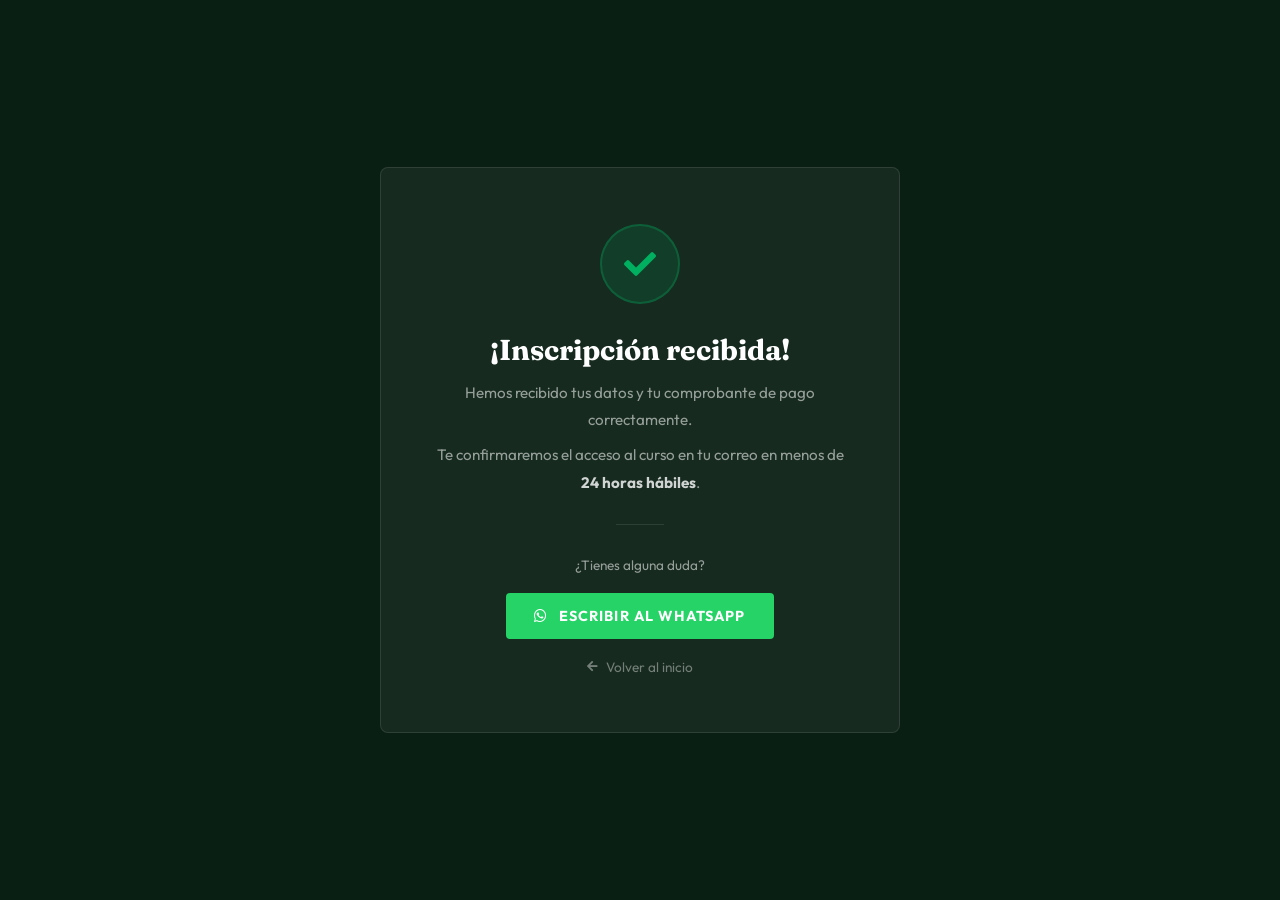
<file: gracias.html>
<!DOCTYPE html>
<html lang="es">
<head>
<meta charset="utf-8">
<title>¡Inscripción recibida! – Andean Consulting</title>
<meta content="width=device-width, initial-scale=1.0" name="viewport">
<link rel="icon" type="image/x-icon" href="img/favicon.ico">
<link href="https://fonts.googleapis.com/css2?family=Fraunces:wght@400;600&family=Outfit:wght@300;400;600&display=swap" rel="stylesheet">
<link href="https://cdnjs.cloudflare.com/ajax/libs/font-awesome/5.10.0/css/all.min.css" rel="stylesheet">
<style>
:root{--forest:#0a1f14;--green:#006a39;--lime:#00b060;--wa:#25D366}
*{box-sizing:border-box;margin:0;padding:0}
body{font-family:'Outfit',sans-serif;background:var(--forest);min-height:100vh;display:flex;align-items:center;justify-content:center;padding:24px}
.card{background:rgba(255,255,255,.05);border:1px solid rgba(255,255,255,.1);border-radius:8px;padding:56px 48px;max-width:520px;width:100%;text-align:center}
.icon-wrap{width:80px;height:80px;border-radius:50%;background:rgba(0,176,96,.15);border:2px solid rgba(0,176,96,.3);display:flex;align-items:center;justify-content:center;margin:0 auto 28px;animation:pop .5s cubic-bezier(.34,1.56,.64,1) both}
@keyframes pop{from{transform:scale(0);opacity:0}to{transform:scale(1);opacity:1}}
.icon-wrap i{font-size:2rem;color:var(--lime)}
h1{font-family:'Fraunces',serif;font-size:1.8rem;color:#fff;margin-bottom:12px}
p{font-size:.95rem;color:rgba(255,255,255,.55);line-height:1.8;margin-bottom:8px}
p strong{color:rgba(255,255,255,.8)}
.divider{width:48px;height:1px;background:rgba(255,255,255,.1);margin:28px auto}
.btn-wa{display:inline-flex;align-items:center;gap:10px;background:var(--wa);color:#fff;font-weight:700;font-size:.9rem;letter-spacing:.08em;text-transform:uppercase;padding:14px 28px;border-radius:4px;text-decoration:none;transition:opacity .2s;margin-bottom:16px}
.btn-wa:hover{opacity:.88;color:#fff}
.btn-back{display:inline-flex;align-items:center;gap:8px;color:rgba(255,255,255,.4);font-size:.85rem;text-decoration:none;transition:color .2s}
.btn-back:hover{color:rgba(255,255,255,.8)}
</style>
</head>
<body>
<div class="card">
  <div class="icon-wrap"><i class="fas fa-check"></i></div>
  <h1>¡Inscripción recibida!</h1>
  <p>Hemos recibido tus datos y tu comprobante de pago correctamente.</p>
  <p>Te confirmaremos el acceso al curso en tu correo en menos de <strong>24 horas hábiles</strong>.</p>
  <div class="divider"></div>
  <p style="margin-bottom:16px;font-size:.85rem">¿Tienes alguna duda?</p>
  <a class="btn-wa" href="https://wa.me/51969392189?text=Hola%2C%20acabo%20de%20inscribirme%20al%20curso%20de%20ArcGIS%20B%C3%A1sico." target="_blank" rel="noopener">
    <i class="fab fa-whatsapp"></i> Escribir al WhatsApp
  </a>
  <br>
  <a class="btn-back" href="index.html"><i class="fas fa-arrow-left" style="font-size:.75rem"></i> Volver al inicio</a>
</div>
</body>
</html>
</file>
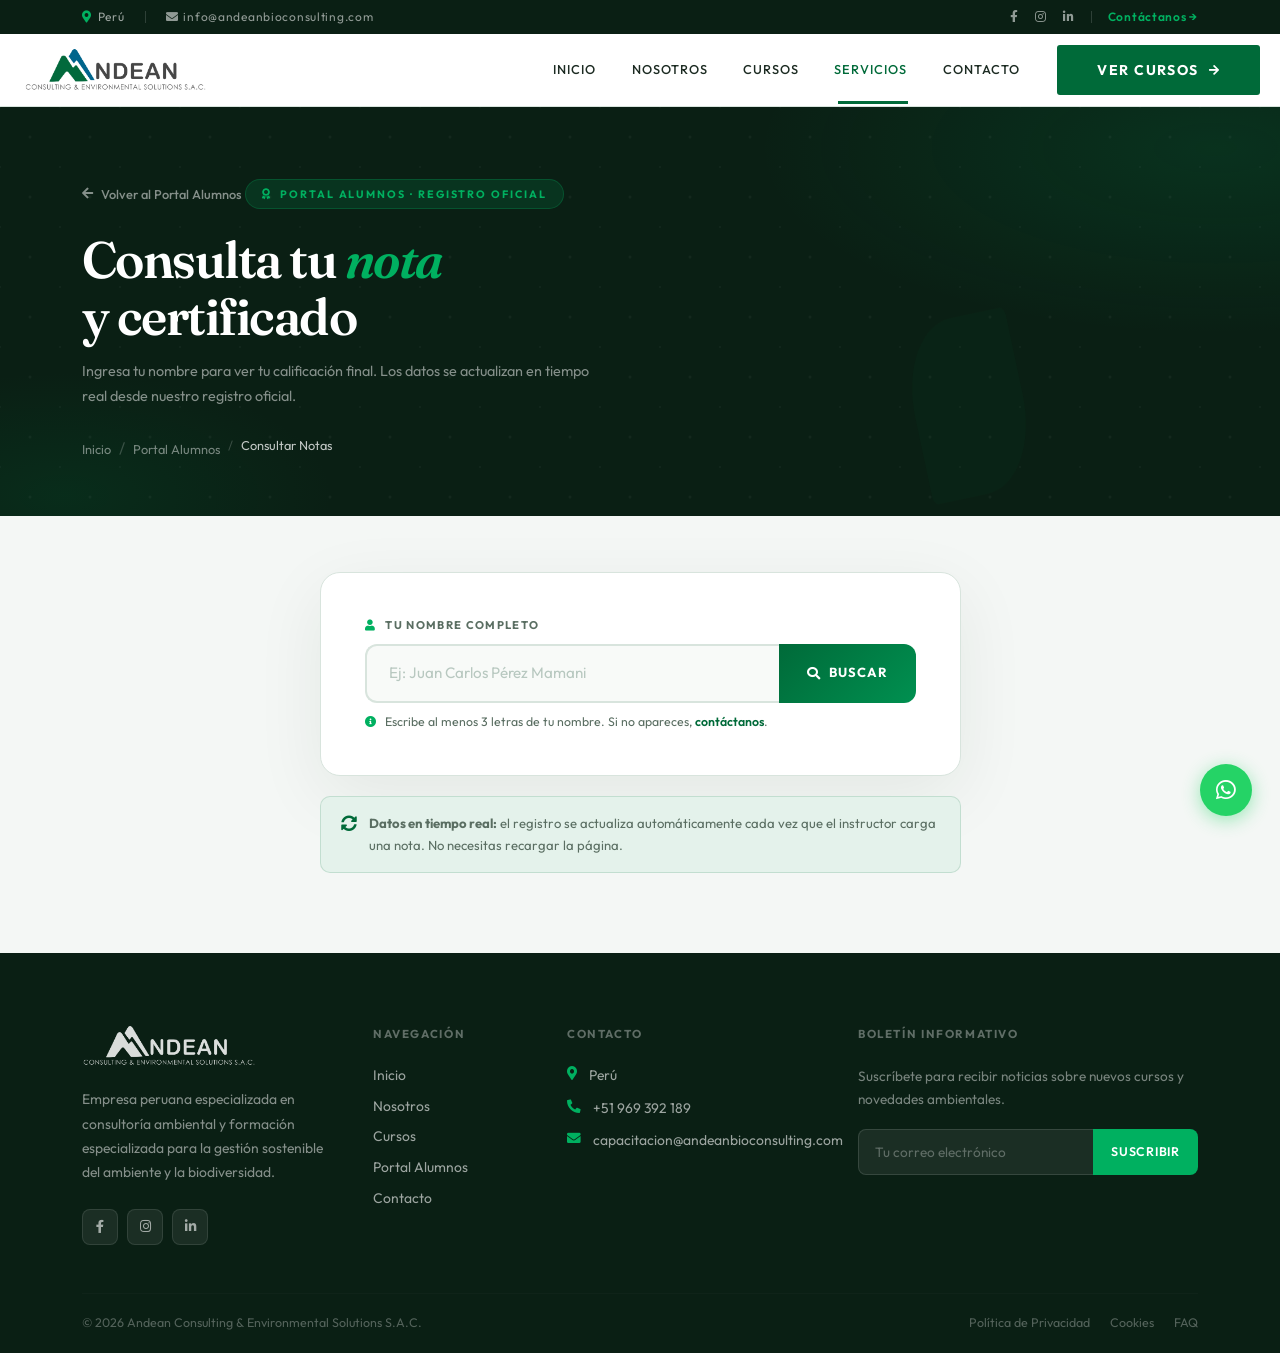
<file: Notas.html>
<!DOCTYPE html>
<html lang="es">
<head>
<meta charset="utf-8">
<title>Consultar Notas – Andean Consulting & Environmental Solutions S.A.C.</title>
<meta content="width=device-width, initial-scale=1.0" name="viewport">
<link rel="icon" type="image/x-icon" href="img/favicon.ico">
<link rel="shortcut icon" type="image/x-icon" href="img/favicon.ico">
<link rel="preconnect" href="https://fonts.googleapis.com">
<link rel="preconnect" href="https://fonts.gstatic.com" crossorigin>
<link href="https://fonts.googleapis.com/css2?family=Fraunces:ital,opsz,wght@0,9..144,300;0,9..144,400;0,9..144,600;0,9..144,700;1,9..144,300;1,9..144,400&family=Outfit:wght@300;400;500;600;700&display=swap" rel="stylesheet">
<link href="https://cdnjs.cloudflare.com/ajax/libs/font-awesome/5.10.0/css/all.min.css" rel="stylesheet">
<link href="https://cdn.jsdelivr.net/npm/bootstrap-icons@1.4.1/font/bootstrap-icons.css" rel="stylesheet">
<link href="https://cdn.jsdelivr.net/npm/bootstrap@5.0.0/dist/css/bootstrap.min.css" rel="stylesheet">

<style>
:root{
  --forest:#0a1f14;
  --green:#006a39;
  --lime:#00b060;
  --offwhite:#f6f8f4;
  --border:#d8e4dd;
  --text:#1c2b22;
  --muted:#5a6e62;
  --light-green:#e4f2eb;
  --wa:#25D366;
  --gold:#c8a96e;
}
*{box-sizing:border-box;margin:0;padding:0}
html{scroll-behavior:smooth}
body{font-family:'Outfit',sans-serif;color:var(--text);background:#f4f7f5;overflow-x:hidden}
h1,h2,h3,h4,h5{font-family:'Fraunces',serif;font-weight:600}

#spinner{position:fixed;inset:0;background:#fff;display:flex;align-items:center;justify-content:center;z-index:9999;transition:opacity .5s}
#spinner.hide{opacity:0;pointer-events:none}
.spin-ring{width:44px;height:44px;border:2px solid var(--light-green);border-top-color:var(--green);border-radius:50%;animation:spin .9s linear infinite}
@keyframes spin{to{transform:rotate(360deg)}}

.topbar{background:var(--forest);color:rgba(255,255,255,.6);font-size:.75rem;letter-spacing:.06em;padding:8px 0}
.topbar a{color:rgba(255,255,255,.55);text-decoration:none;transition:color .2s}
.topbar a:hover{color:#fff}
.topbar-inner{display:flex;align-items:center;justify-content:space-between;gap:12px;flex-wrap:wrap}
.topbar-left{display:flex;gap:20px;align-items:center}
.topbar-right{display:flex;gap:16px;align-items:center}
.tb-div{width:1px;height:12px;background:rgba(255,255,255,.15)}

.navbar{background:#fff;border-bottom:1px solid var(--border);padding:0;position:sticky;top:0;z-index:1000;transition:box-shadow .3s}
.navbar.scrolled{box-shadow:0 2px 24px rgba(10,31,20,.1)}
.navbar-brand{padding:14px 24px}
.navbar-brand img{height:44px;object-fit:contain}
.navbar-toggler{border:1px solid #ccc!important;padding:6px 10px;margin-right:16px;border-radius:3px;background:transparent}
.navbar-toggler-icon{background-image:url("data:image/svg+xml,%3csvg xmlns='http://www.w3.org/2000/svg' viewBox='0 0 30 30'%3e%3cpath stroke='%230a1f14' stroke-linecap='round' stroke-miterlimit='10' stroke-width='2' d='M4 7h22M4 15h22M4 23h22'/%3e%3c/svg%3e")}
.nav-link{font-family:'Outfit',sans-serif;font-weight:500;font-size:.8rem;letter-spacing:.08em;text-transform:uppercase;color:var(--text)!important;padding:1.5rem 1.1rem!important;transition:color .2s;position:relative}
.nav-link::after{content:'';position:absolute;bottom:0;left:1.1rem;right:1.1rem;height:2px;background:var(--green);transform:scaleX(0);transition:transform .25s}
.nav-link:hover,.nav-link.active{color:var(--green)!important}
.nav-link:hover::after,.nav-link.active::after{transform:scaleX(1)}
.dropdown-menu{border:1px solid var(--border);border-radius:8px;box-shadow:0 12px 40px rgba(0,0,0,.1);padding:8px 0;margin-top:-1px}
.dropdown-item{font-family:'Outfit',sans-serif;font-size:.82rem;letter-spacing:.04em;padding:10px 20px;color:var(--text);font-weight:500;text-transform:uppercase;transition:background .15s,color .15s}
.dropdown-item:hover{background:var(--light-green);color:var(--green)}
.btn-nav-cta{background:var(--green);color:#fff!important;font-weight:700;font-size:.88rem;letter-spacing:.1em;text-transform:uppercase;text-decoration:none!important;padding:18px 40px!important;margin:8px 20px;border-radius:3px;display:inline-flex;align-items:center;gap:10px;transition:background .2s,transform .15s;white-space:nowrap;line-height:1}
.btn-nav-cta:hover{background:var(--forest)!important;transform:translateY(-1px)}

/* HERO */
.hero{
  background:var(--forest);
  padding:72px 0 56px;
  position:relative;overflow:hidden;
}
.hero::before{
  content:'';position:absolute;inset:0;
  background:
    radial-gradient(ellipse 55% 70% at 95% 10%,rgba(0,176,96,.13) 0%,transparent 65%),
    radial-gradient(ellipse 35% 50% at 5% 95%,rgba(0,106,57,.18) 0%,transparent 60%);
}
.hero-dots{position:absolute;inset:0;opacity:.04;background-image:url("data:image/svg+xml,%3Csvg xmlns='http://www.w3.org/2000/svg' width='60' height='60'%3E%3Ccircle cx='30' cy='30' r='1.5' fill='%23fff'/%3E%3Ccircle cx='0' cy='0' r='1' fill='%23fff'/%3E%3Ccircle cx='60' cy='0' r='1' fill='%23fff'/%3E%3Ccircle cx='0' cy='60' r='1' fill='%23fff'/%3E%3Ccircle cx='60' cy='60' r='1' fill='%23fff'/%3E%3C/svg%3E")}
.hero-leaf{position:absolute;border-radius:50% 5% 50% 5%;opacity:.06;animation:floatLeaf 9s ease-in-out infinite}
.hero-leaf:nth-child(1){width:200px;height:320px;background:var(--lime);top:-50px;right:6%;animation-delay:0s;transform:rotate(22deg)}
.hero-leaf:nth-child(2){width:110px;height:180px;background:var(--green);bottom:20px;right:20%;animation-delay:4s;transform:rotate(-12deg)}
@keyframes floatLeaf{0%,100%{transform:translateY(0) rotate(22deg)}50%{transform:translateY(-16px) rotate(25deg)}}

.back-link{display:inline-flex;align-items:center;gap:8px;color:rgba(255,255,255,.5);font-size:.8rem;font-weight:500;text-decoration:none;transition:color .2s;margin-bottom:28px}
.back-link:hover{color:var(--lime)}
.eyebrow{display:inline-flex;align-items:center;gap:10px;background:rgba(0,176,96,.15);border:1px solid rgba(0,176,96,.25);padding:6px 16px;border-radius:40px;margin-bottom:22px}
.eyebrow span{font-size:.67rem;font-weight:700;letter-spacing:.18em;text-transform:uppercase;color:var(--lime)}
.hero-title{font-family:'Fraunces',serif;font-size:clamp(2rem,5vw,3.2rem);font-weight:600;color:#fff;line-height:1.1;letter-spacing:-.03em;margin-bottom:14px}
.hero-title em{font-style:italic;color:var(--lime)}
.hero-sub{font-size:.9rem;color:rgba(255,255,255,.5);line-height:1.7;max-width:520px}
.breadcrumb-item a{color:rgba(255,255,255,.45);text-decoration:none;font-size:.8rem}
.breadcrumb-item.active{color:rgba(255,255,255,.75);font-size:.8rem}
.breadcrumb-item+.breadcrumb-item::before{color:rgba(255,255,255,.2)}

/* SEARCH ZONE */
.search-zone{padding:56px 0 80px}

.search-card{
  background:#fff;border:1px solid var(--border);
  border-radius:20px;padding:44px;
  box-shadow:0 20px 70px rgba(0,40,20,.07);
}
.search-label{font-size:.7rem;font-weight:700;letter-spacing:.12em;text-transform:uppercase;color:var(--muted);display:block;margin-bottom:10px}

.search-row{display:flex}
.search-input{
  flex:1;background:#f8faf8;
  border:2px solid var(--border);border-right:none;
  border-radius:12px 0 0 12px;
  padding:16px 22px;
  font-family:'Outfit',sans-serif;font-size:.95rem;color:var(--text);
  outline:none;transition:border-color .25s,background .25s,box-shadow .25s;
}
.search-input:focus{border-color:var(--green);background:#fff;box-shadow:0 0 0 3px rgba(0,106,57,.08)}
.search-input::placeholder{color:#b8c8c0}
.btn-search{
  background:linear-gradient(135deg,var(--green) 0%,#009050 100%);
  border:none;color:#fff;
  padding:16px 28px;
  font-size:.82rem;font-weight:700;
  font-family:'Outfit',sans-serif;
  letter-spacing:.07em;text-transform:uppercase;
  border-radius:0 12px 12px 0;
  cursor:pointer;transition:all .2s;
  display:flex;align-items:center;gap:8px;white-space:nowrap;
}
.btn-search:hover{background:linear-gradient(135deg,#008045 0%,var(--forest) 100%)}
.search-hint{display:flex;align-items:center;gap:8px;font-size:.77rem;color:var(--muted);margin-top:10px}
.search-hint i{color:var(--lime);font-size:.72rem}

/* SKELETON */
.skeleton-wrap{display:flex;flex-direction:column;gap:12px;margin-top:28px}
.skel{background:linear-gradient(90deg,#eef2ef 25%,#e4ede7 50%,#eef2ef 75%);background-size:200% 100%;border-radius:10px;animation:shimmer 1.3s infinite}
@keyframes shimmer{0%{background-position:200% 0}100%{background-position:-200% 0}}

/* RESULT CARD */
.result-card{
  border:1px solid var(--border);
  border-radius:16px;overflow:hidden;
  margin-top:28px;
  animation:cardIn .5s cubic-bezier(.22,.68,0,1.15) both;
}
@keyframes cardIn{from{opacity:0;transform:translateY(18px) scale(.98)}to{opacity:1;transform:none}}

.rc-head{
  background:linear-gradient(135deg,var(--forest) 0%,#0e2b1c 100%);
  padding:28px 32px;
  display:flex;align-items:center;gap:20px;
  position:relative;overflow:hidden;
}
.rc-head::after{
  content:'';position:absolute;top:-50px;right:-50px;
  width:160px;height:160px;border-radius:50%;
  background:rgba(0,176,96,.07);pointer-events:none;
}
.rc-avatar{
  width:56px;height:56px;border-radius:14px;
  background:rgba(0,176,96,.18);
  border:2px solid rgba(0,176,96,.3);
  display:flex;align-items:center;justify-content:center;
  color:var(--lime);font-size:1.4rem;flex-shrink:0;position:relative;z-index:1;
}
.rc-info{flex:1;position:relative;z-index:1}
.rc-name{font-family:'Fraunces',serif;font-size:1.15rem;color:#fff;margin:0 0 8px}
.rc-pills{display:flex;gap:8px;flex-wrap:wrap}
.pill{
  display:inline-flex;align-items:center;gap:5px;
  font-size:.67rem;font-weight:700;letter-spacing:.07em;text-transform:uppercase;
  padding:4px 10px;border-radius:20px;
}
.pill-curso{background:rgba(0,176,96,.15);color:var(--lime);border:1px solid rgba(0,176,96,.2)}
.pill-cod{background:rgba(255,255,255,.07);color:rgba(255,255,255,.45);border:1px solid rgba(255,255,255,.1)}

/* NOTA RING */
.nota-ring-wrap{flex-shrink:0;text-align:center;position:relative;z-index:1}
.nota-ring{position:relative;width:76px;height:76px;display:flex;align-items:center;justify-content:center}
.nota-ring svg{position:absolute;inset:0}
.ring-bg{fill:none;stroke:rgba(255,255,255,.08);stroke-width:5}
.ring-fill{fill:none;stroke-width:5;stroke-linecap:round;transition:stroke-dashoffset 1.1s cubic-bezier(.4,0,.2,1)}
.nota-inner{position:absolute;text-align:center}
.nota-big{font-family:'Fraunces',serif;font-size:1.6rem;font-weight:700;color:#fff;line-height:1}
.nota-small{font-size:.6rem;color:rgba(255,255,255,.35);letter-spacing:.05em}
.nota-ring-label{font-size:.6rem;letter-spacing:.1em;text-transform:uppercase;color:rgba(255,255,255,.3);margin-top:5px}

/* BODY ROWS */
.rc-body{padding:0 32px 28px;background:#fff}

.info-row{
  display:flex;align-items:center;gap:16px;
  padding:16px 0;border-bottom:1px solid var(--border);
}
.info-row:last-of-type{border-bottom:none}
.info-icon{
  width:38px;height:38px;border-radius:10px;
  display:flex;align-items:center;justify-content:center;
  font-size:.85rem;flex-shrink:0;
}
.ic-green{background:rgba(0,176,96,.1);color:var(--lime)}
.ic-gold{background:rgba(200,169,110,.12);color:var(--gold)}
.ic-blue{background:rgba(100,150,220,.1);color:#82aaff}
.info-lbl{font-size:.68rem;font-weight:700;letter-spacing:.09em;text-transform:uppercase;color:var(--muted);margin-bottom:3px}
.info-val{font-size:.93rem;font-weight:600;color:var(--forest)}

/* BARRA NOTA */
.bar-side{flex:1;margin-left:8px}
.bar-track{height:7px;background:#eef2ef;border-radius:4px;overflow:hidden}
.bar-fill{height:100%;border-radius:4px;background:linear-gradient(90deg,var(--green),var(--lime));width:0;transition:width 1s ease}
.bar-pct{font-size:.72rem;font-weight:700;color:var(--green);margin-top:4px;text-align:right}

/* MENTION */
.mention{
  display:inline-flex;align-items:center;gap:5px;
  font-size:.7rem;font-weight:700;letter-spacing:.05em;
  text-transform:uppercase;padding:4px 10px;border-radius:20px;margin-left:8px;
}
.m-sob{background:#d4edda;color:#1a6e35}
.m-bue{background:#d1ecf1;color:#0c5460}
.m-apr{background:#fff3cd;color:#856404}
.m-des{background:#f8d7da;color:#842029}

/* CERT BUTTON */
.btn-cert{
  display:inline-flex;align-items:center;gap:10px;
  background:linear-gradient(135deg,var(--green),#009050);
  color:#fff;font-size:.8rem;font-weight:700;
  letter-spacing:.07em;text-transform:uppercase;
  padding:13px 24px;border-radius:10px;
  text-decoration:none;margin-top:24px;
  transition:all .25s;border:none;cursor:pointer;
}
.btn-cert:hover{background:linear-gradient(135deg,#008045,var(--forest));color:#fff;transform:translateY(-2px);box-shadow:0 8px 24px rgba(0,106,57,.25)}
.cert-pending{
  display:flex;align-items:center;gap:10px;
  margin-top:20px;padding:14px 18px;
  background:var(--offwhite);border:1px solid var(--border);
  border-radius:10px;font-size:.82rem;color:var(--muted);
}

/* NOT FOUND / ERROR */
.msg-box{
  text-align:center;padding:44px 24px;margin-top:28px;
  border:1px dashed var(--border);border-radius:16px;background:#fff;
  animation:cardIn .45s ease both;
}
.msg-icon{
  width:60px;height:60px;border-radius:14px;
  background:var(--offwhite);border:1px solid var(--border);
  display:flex;align-items:center;justify-content:center;
  font-size:1.5rem;color:#bccac3;margin:0 auto 16px;
}
.msg-box h5{font-family:'Fraunces',serif;font-size:1.05rem;color:var(--forest);margin-bottom:8px}
.msg-box p{font-size:.86rem;color:var(--muted);line-height:1.7;margin:0}

.err-box{
  display:flex;gap:14px;align-items:flex-start;
  background:#fff8f8;border:1px solid #f5c6cb;
  border-radius:14px;padding:20px 24px;margin-top:28px;
  animation:cardIn .45s ease both;
}
.err-box i{color:#dc3545;font-size:1.1rem;margin-top:2px;flex-shrink:0}
.err-box p{font-size:.86rem;color:#6c1c24;margin:0;line-height:1.65}

/* CALLOUT */
.callout{
  display:flex;gap:12px;align-items:flex-start;
  background:var(--light-green);border:1px solid rgba(0,106,57,.15);
  border-radius:10px;padding:16px 20px;margin-top:20px;
}
.callout i{color:var(--green);margin-top:2px;flex-shrink:0}
.callout p{font-size:.82rem;color:var(--muted);margin:0;line-height:1.65}

/* FOOTER */
.footer{background:var(--forest);padding:72px 0 0}
.footer-brand img{height:42px;filter:brightness(0) invert(1);opacity:.85;margin-bottom:20px}
.footer-desc{font-size:.87rem;color:rgba(255,255,255,.5);line-height:1.75;max-width:300px}
.footer-heading{font-family:'Outfit',sans-serif;font-size:.72rem;font-weight:700;letter-spacing:.14em;text-transform:uppercase;color:rgba(255,255,255,.35);margin-bottom:22px}
.footer-link{display:block;font-size:.87rem;color:rgba(255,255,255,.6);text-decoration:none;margin-bottom:10px;transition:color .2s}
.footer-link:hover{color:#fff}
.footer-cr{display:flex;align-items:flex-start;gap:12px;margin-bottom:12px}
.footer-cr i{color:var(--lime);margin-top:2px;flex-shrink:0;font-size:.85rem}
.footer-cr span{font-size:.87rem;color:rgba(255,255,255,.6);line-height:1.5}
.social-link{width:36px;height:36px;border-radius:8px;background:rgba(255,255,255,.07);border:1px solid rgba(255,255,255,.1);color:rgba(255,255,255,.6);display:inline-flex;align-items:center;justify-content:center;font-size:.82rem;text-decoration:none;transition:background .2s,color .2s;margin-right:6px}
.social-link:hover{background:var(--lime);border-color:var(--lime);color:#fff}
.newsletter-row{display:flex;margin-top:6px}
.newsletter-row input{flex:1;background:rgba(255,255,255,.07);border:1px solid rgba(255,255,255,.12);border-right:none;color:#fff;padding:12px 16px;font-size:.85rem;border-radius:8px 0 0 8px;outline:none;font-family:'Outfit',sans-serif}
.newsletter-row input::placeholder{color:rgba(255,255,255,.3)}
.newsletter-row button{background:var(--lime);border:none;color:#fff;padding:12px 18px;font-size:.78rem;font-weight:600;font-family:'Outfit',sans-serif;letter-spacing:.06em;text-transform:uppercase;border-radius:0 8px 8px 0;cursor:pointer;transition:background .2s}
.newsletter-row button:hover{background:#009950}
.footer-divider{border-color:rgba(255,255,255,.08);margin:48px 0 0}
.footer-bottom{padding:20px 0;font-size:.78rem;color:rgba(255,255,255,.3);display:flex;justify-content:space-between;align-items:center;flex-wrap:wrap;gap:10px}
.footer-bottom a{color:rgba(255,255,255,.3);text-decoration:none;transition:color .2s}
.footer-bottom a:hover{color:rgba(255,255,255,.7)}
.footer-bottom-links{display:flex;gap:20px;flex-wrap:wrap}

.wa-float{position:fixed;bottom:84px;right:28px;z-index:998;width:52px;height:52px;background:var(--wa);border-radius:50%;display:flex;align-items:center;justify-content:center;color:#fff;font-size:1.4rem;text-decoration:none;box-shadow:0 4px 18px rgba(37,211,102,.45);transition:transform .2s}
.wa-float:hover{transform:scale(1.1);color:#fff}
.back-top{position:fixed;bottom:28px;right:28px;width:44px;height:44px;background:var(--green);color:#fff;border-radius:10px;display:flex;align-items:center;justify-content:center;font-size:1rem;text-decoration:none;opacity:0;pointer-events:none;transition:opacity .3s,transform .2s;z-index:999}
.back-top.show{opacity:1;pointer-events:all}
.back-top:hover{transform:translateY(-3px);color:#fff}

@media(max-width:992px){
  .navbar-collapse{background:#fff;border-top:1px solid var(--border);padding:8px 16px 20px}
  .nav-link{padding:.75rem .5rem!important}
  .btn-nav-cta{display:none!important}
  .search-card{padding:24px}
  .search-row{flex-direction:column}
  .search-input{border-right:2px solid var(--border);border-radius:12px 12px 0 0;border-bottom:none}
  .btn-search{border-radius:0 0 12px 12px;width:100%;justify-content:center}
  .rc-head{flex-wrap:wrap;gap:14px}
  .rc-body{padding:0 20px 24px}
  .footer-bottom{flex-direction:column;text-align:center}
  .footer-bottom-links{justify-content:center}
}
</style>
</head>
<body>

<div id="spinner"><div class="spin-ring"></div></div>

<!-- TOPBAR -->
<div class="topbar">
  <div class="container">
    <div class="topbar-inner">
      <div class="topbar-left">
        <span><i class="fas fa-map-marker-alt" style="color:var(--lime);margin-right:6px"></i>Perú</span>
        <div class="tb-div"></div>
        <a href="mailto:info@andeanbioconsulting.com"><i class="fas fa-envelope" style="margin-right:5px"></i>info@andeanbioconsulting.com</a>
      </div>
      <div class="topbar-right">
        <a href="#"><i class="fab fa-facebook-f"></i></a>
        <a href="#"><i class="fab fa-instagram"></i></a>
        <a href="#"><i class="fab fa-linkedin-in"></i></a>
        <div class="tb-div"></div>
        <a href="contact.html" style="color:var(--lime);font-weight:600">Contáctanos →</a>
      </div>
    </div>
  </div>
</div>

<!-- NAVBAR -->
<nav class="navbar navbar-expand-lg" id="mainNav">
  <a href="index.html" class="navbar-brand">
    <img src="img/Andeanlogo.png" alt="Andean Consulting">
  </a>
  <button class="navbar-toggler" data-bs-toggle="collapse" data-bs-target="#navCollapse" aria-label="Menú">
    <span class="navbar-toggler-icon"></span>
  </button>
  <div class="collapse navbar-collapse" id="navCollapse">
    <div class="navbar-nav ms-auto p-3 p-lg-0">
      <a href="index.html" class="nav-item nav-link">Inicio</a>
      <a href="about.html" class="nav-item nav-link">Nosotros</a>
      <a href="courses.html" class="nav-item nav-link">Cursos</a>
      <div class="nav-item dropdown">
        <a href="#" class="nav-link dropdown-toggle active" data-bs-toggle="dropdown">Servicios</a>
        <div class="dropdown-menu">
          <a href="consultoria.html" class="dropdown-item">Consultoría &amp; Equipos</a>
          <a href="alumnos.html" class="dropdown-item">Alumnos</a>
        </div>
      </div>
      <a href="contact.html" class="nav-item nav-link">Contacto</a>
    </div>
    <a href="courses.html" class="btn-nav-cta d-none d-lg-flex">
      Ver Cursos <i class="fas fa-arrow-right" style="font-size:.72rem"></i>
    </a>
  </div>
</nav>

<!-- HERO -->
<div class="hero">
  <div class="hero-dots"></div>
  <div class="hero-leaf"></div>
  <div class="hero-leaf"></div>
  <div class="container position-relative" style="z-index:2">
    <a href="alumnos.html" class="back-link">
      <i class="fas fa-arrow-left"></i> Volver al Portal Alumnos
    </a>
    <div class="eyebrow">
      <i class="fas fa-award" style="color:var(--lime);font-size:.7rem"></i>
      <span>Portal Alumnos · Registro Oficial</span>
    </div>
    <h1 class="hero-title">Consulta tu <em>nota</em><br>y certificado</h1>
    <p class="hero-sub">Ingresa tu nombre para ver tu calificación final. Los datos se actualizan en tiempo real desde nuestro registro oficial.</p>
    <nav aria-label="breadcrumb" style="margin-top:28px">
      <ol class="breadcrumb mb-0">
        <li class="breadcrumb-item"><a href="index.html">Inicio</a></li>
        <li class="breadcrumb-item"><a href="alumnos.html">Portal Alumnos</a></li>
        <li class="breadcrumb-item active">Consultar Notas</li>
      </ol>
    </nav>
  </div>
</div>

<!-- SEARCH -->
<div class="search-zone">
  <div class="container">
    <div class="row justify-content-center">
      <div class="col-lg-7">

        <div class="search-card">
          <label class="search-label" for="inputNombre">
            <i class="fas fa-user" style="color:var(--lime);margin-right:6px"></i>
            Tu nombre completo
          </label>
          <div class="search-row">
            <input
              class="search-input" type="text" id="inputNombre"
              placeholder="Ej: Juan Carlos Pérez Mamani"
              autocomplete="name"
            >
            <button class="btn-search" onclick="buscar()">
              <i class="fas fa-search"></i>
              <span>Buscar</span>
            </button>
          </div>
          <div class="search-hint">
            <i class="fas fa-info-circle"></i>
            <span>Escribe al menos 3 letras de tu nombre. Si no apareces, <a href="contact.html" style="color:var(--green);font-weight:600;text-decoration:none">contáctanos</a>.</span>
          </div>

          <div id="resultArea"></div>
        </div>

        <div class="callout">
          <i class="fas fa-sync-alt"></i>
          <p><strong>Datos en tiempo real:</strong> el registro se actualiza automáticamente cada vez que el instructor carga una nota. No necesitas recargar la página.</p>
        </div>

      </div>
    </div>
  </div>
</div>

<!-- FOOTER -->
<footer class="footer">
  <div class="container">
    <div class="row g-5">
      <div class="col-lg-3 col-md-6">
        <div class="footer-brand"><img src="img/Andeanlogo.png" alt="Andean Consulting"></div>
        <p class="footer-desc">Empresa peruana especializada en consultoría ambiental y formación especializada para la gestión sostenible del ambiente y la biodiversidad.</p>
        <div style="margin-top:24px">
          <a class="social-link" href="#"><i class="fab fa-facebook-f"></i></a>
          <a class="social-link" href="#"><i class="fab fa-instagram"></i></a>
          <a class="social-link" href="#"><i class="fab fa-linkedin-in"></i></a>
        </div>
      </div>
      <div class="col-lg-2 col-md-6">
        <div class="footer-heading">Navegación</div>
        <a class="footer-link" href="index.html">Inicio</a>
        <a class="footer-link" href="about.html">Nosotros</a>
        <a class="footer-link" href="courses.html">Cursos</a>
        <a class="footer-link" href="alumnos.html">Portal Alumnos</a>
        <a class="footer-link" href="contact.html">Contacto</a>
      </div>
      <div class="col-lg-3 col-md-6">
        <div class="footer-heading">Contacto</div>
        <div class="footer-cr"><i class="fas fa-map-marker-alt"></i><span>Perú</span></div>
        <div class="footer-cr"><i class="fas fa-phone-alt"></i><span>+51 969 392 189</span></div>
        <div class="footer-cr"><i class="fas fa-envelope"></i><span>capacitacion@andeanbioconsulting.com</span></div>
      </div>
      <div class="col-lg-4 col-md-6">
        <div class="footer-heading">Boletín Informativo</div>
        <p style="font-size:.85rem;color:rgba(255,255,255,.45);margin-bottom:18px;line-height:1.7">Suscríbete para recibir noticias sobre nuevos cursos y novedades ambientales.</p>
        <div class="newsletter-row">
          <input type="email" placeholder="Tu correo electrónico">
          <button type="button">Suscribir</button>
        </div>
      </div>
    </div>
    <hr class="footer-divider">
    <div class="footer-bottom">
      <span>&copy; 2026 Andean Consulting &amp; Environmental Solutions S.A.C.</span>
      <div class="footer-bottom-links">
        <a href="#">Política de Privacidad</a>
        <a href="#">Cookies</a>
        <a href="#">FAQ</a>
      </div>
    </div>
  </div>
</footer>

<a href="https://wa.me/51969392189?text=Hola%2C%20soy%20alumno%20y%20necesito%20ayuda%20con%20mis%20notas." target="_blank" rel="noopener" class="wa-float"><i class="fab fa-whatsapp"></i></a>
<a href="#" class="back-top" id="backTop"><i class="bi bi-arrow-up"></i></a>

<script src="https://cdn.jsdelivr.net/npm/bootstrap@5.0.0/dist/js/bootstrap.bundle.min.js"></script>
<script>
// ──────────────────────────────────────────────────────────────
//  CONFIGURACIÓN — Google Sheets vía JSON (sin CORS)
//  Tu hoja NO necesita estar "publicada en la web".
//  Solo debe ser pública (compartida como "cualquier persona con el enlace puede ver").
// ──────────────────────────────────────────────────────────────
const SHEET_ID  = '1Ido1TXV56rSpWPDe2mNizNlPnLmtnBfKXYU4gNWRzec';
const SHEET_GID = '0';

// URL que devuelve JSON directamente desde Google Visualization API (sin CORS)
const JSON_URL = `https://docs.google.com/spreadsheets/d/${SHEET_ID}/gviz/tq?tqx=out:json&gid=${SHEET_GID}`;

// ── helpers ───────────────────────────────────────────────────
const norm = s => (s||'').toLowerCase().normalize('NFD').replace(/[\u0300-\u036f]/g,'').replace(/\s+/g,' ').trim();

function getMention(n){
  if(n>=18) return {cls:'m-sob',txt:'Sobresaliente'};
  if(n>=15) return {cls:'m-bue',txt:'Bueno'};
  if(n>=11) return {cls:'m-apr',txt:'Aprobado'};
  return {cls:'m-des',txt:'Desaprobado'};
}
function getRingColor(n){
  if(n>=18) return '#00b060';
  if(n>=15) return '#4eade0';
  if(n>=11) return '#f0ad4e';
  return '#e74c3c';
}
function buildRing(nota, max=20){
  const r=32, circ=+(2*Math.PI*r).toFixed(2);
  const fill=+((nota/max)*circ).toFixed(2);
  const color=getRingColor(nota);
  return `<svg viewBox="0 0 80 80" width="76" height="76" style="position:absolute;inset:0;transform:rotate(-90deg)">
    <circle class="ring-bg" cx="40" cy="40" r="${r}"/>
    <circle class="ring-fill" cx="40" cy="40" r="${r}"
      stroke="${color}"
      stroke-dasharray="${circ}"
      stroke-dashoffset="${circ - fill}"
    />
  </svg>`;
}

// ── fetch con caché 60s ───────────────────────────────────────
let cache=null, cacheT=0;

async function fetchData(){
  if(cache && Date.now()-cacheT < 60000) return cache;
  const res = await fetch(JSON_URL);
  if(!res.ok) throw new Error(`HTTP ${res.status}`);
  const text = await res.text();
  // Google devuelve /*O_o*/\ngoogle.visualization.Query.setResponse({...});
  const json = JSON.parse(text.match(/google\.visualization\.Query\.setResponse\(([\s\S]*)\)/)[1]);
  const cols = json.table.cols.map(c => c.label.trim().toUpperCase());
  const rows = (json.table.rows||[]).map(r =>
    Object.fromEntries(cols.map((c,i) => [c, r.c[i]?.v ?? '']))
  ).filter(r => (r['NOMBRE']||'').toString().trim());
  cache = rows;
  cacheT = Date.now();
  return rows;
}

// ── render ────────────────────────────────────────────────────
function renderCard(a){
  const nota  = parseFloat(a['NOTA'])||0;
  const pct   = Math.round((nota/20)*100);
  const {cls, txt} = getMention(nota);
  const cert  = (a['CERTIFICADO']||'').toString().trim();
  const hasCert = cert.toLowerCase().startsWith('http');

  return `
  <div class="result-card">
    <div class="rc-head">
      <div class="rc-avatar"><i class="fas fa-user-graduate"></i></div>
      <div class="rc-info">
        <p class="rc-name">${(a['NOMBRE']||'').toString().trim()}</p>
        <div class="rc-pills">
          <span class="pill pill-curso"><i class="fas fa-map" style="font-size:.55rem"></i> ${(a['CURSO']||'—').toString()}</span>
          <span class="pill pill-cod"><i class="fas fa-barcode" style="font-size:.55rem"></i> ${(a['CODIGO']||'—').toString()}</span>
        </div>
      </div>
      <div class="nota-ring-wrap">
        <div class="nota-ring">
          ${buildRing(nota)}
          <div class="nota-inner">
            <div class="nota-big">${nota}</div>
            <div class="nota-small">/20</div>
          </div>
        </div>
        <div class="nota-ring-label">Nota final</div>
      </div>
    </div>

    <div class="rc-body">
      <div class="info-row">
        <div class="info-icon ic-green"><i class="fas fa-star"></i></div>
        <div>
          <div class="info-lbl">Calificación</div>
          <div class="info-val">
            ${nota} / 20
            <span class="mention ${cls}">${txt}</span>
          </div>
        </div>
        <div class="bar-side">
          <div class="bar-track"><div class="bar-fill" data-pct="${pct}"></div></div>
          <div class="bar-pct">${pct}%</div>
        </div>
      </div>

      <div class="info-row">
        <div class="info-icon ic-gold"><i class="fas fa-book-open"></i></div>
        <div>
          <div class="info-lbl">Curso</div>
          <div class="info-val">${(a['CURSO']||'—').toString()}</div>
        </div>
      </div>

      <div class="info-row">
        <div class="info-icon ic-blue"><i class="fas fa-id-card"></i></div>
        <div>
          <div class="info-lbl">Código de registro</div>
          <div class="info-val" style="font-family:monospace;letter-spacing:.04em">${(a['CODIGO']||'—').toString()}</div>
        </div>
      </div>

      ${hasCert
        ? `<a href="${cert}" target="_blank" rel="noopener" class="btn-cert">
             <i class="fas fa-award"></i>
             <span>Descargar Certificado</span>
             <i class="fas fa-external-link-alt" style="font-size:.65rem;opacity:.7"></i>
           </a>`
        : `<div class="cert-pending">
             <i class="fas fa-clock" style="color:var(--muted)"></i>
             <span>El certificado está en proceso de emisión. Vuelve en unos días.</span>
           </div>`
      }
    </div>
  </div>`;
}

// ── buscar ────────────────────────────────────────────────────
async function buscar(){
  const q   = norm(document.getElementById('inputNombre').value);
  const area = document.getElementById('resultArea');

  if(q.length < 3){
    area.innerHTML=`<div class="msg-box">
      <div class="msg-icon"><i class="fas fa-keyboard"></i></div>
      <h5>Escribe tu nombre</h5>
      <p>Necesitamos al menos 3 caracteres para buscarte en el registro.</p>
    </div>`;
    return;
  }

  // skeleton
  area.innerHTML=`<div class="skeleton-wrap">
    <div class="skel" style="height:120px"></div>
    <div class="skel" style="height:56px"></div>
    <div class="skel" style="height:56px"></div>
  </div>`;

  try {
    const rows  = await fetchData();
    const found = rows.filter(r => norm((r['NOMBRE']||'').toString()).includes(q));

    if(!found.length){
      area.innerHTML=`<div class="msg-box">
        <div class="msg-icon"><i class="fas fa-user-slash"></i></div>
        <h5>Sin resultados</h5>
        <p>No encontramos a <strong>"${document.getElementById('inputNombre').value}"</strong> en el registro.<br>
        Prueba con otra parte de tu nombre o <a href="contact.html" style="color:var(--green);font-weight:600">contáctanos</a>.</p>
      </div>`;
      return;
    }

    area.innerHTML = found.map(renderCard).join('');

    // animar barras
    setTimeout(()=>{
      area.querySelectorAll('.bar-fill').forEach(el=>{
        el.style.width = (el.dataset.pct||0)+'%';
      });
    }, 80);

  } catch(err){
    area.innerHTML=`<div class="err-box">
      <i class="fas fa-exclamation-triangle"></i>
      <p><strong>No se pudo conectar con el registro.</strong><br>
      Revisa tu conexión a internet o <a href="contact.html" style="color:#842029;font-weight:600">escríbenos</a> y lo consultamos por ti.<br>
      <small style="opacity:.6">${err.message}</small></p>
    </div>`;
  }
}

document.getElementById('inputNombre').addEventListener('keydown', e => {
  if(e.key === 'Enter') buscar();
});

// misc
window.addEventListener('load',()=>{
  const s=document.getElementById('spinner');
  s.classList.add('hide');
  setTimeout(()=>s.remove(),600);
});
const mNav=document.getElementById('mainNav');
window.addEventListener('scroll',()=>mNav.classList.toggle('scrolled',scrollY>20),{passive:true});
const bt=document.getElementById('backTop');
window.addEventListener('scroll',()=>bt.classList.toggle('show',scrollY>300),{passive:true});
bt.addEventListener('click',e=>{e.preventDefault();scrollTo({top:0,behavior:'smooth'})});
</script>
</body>
</html>
</file>
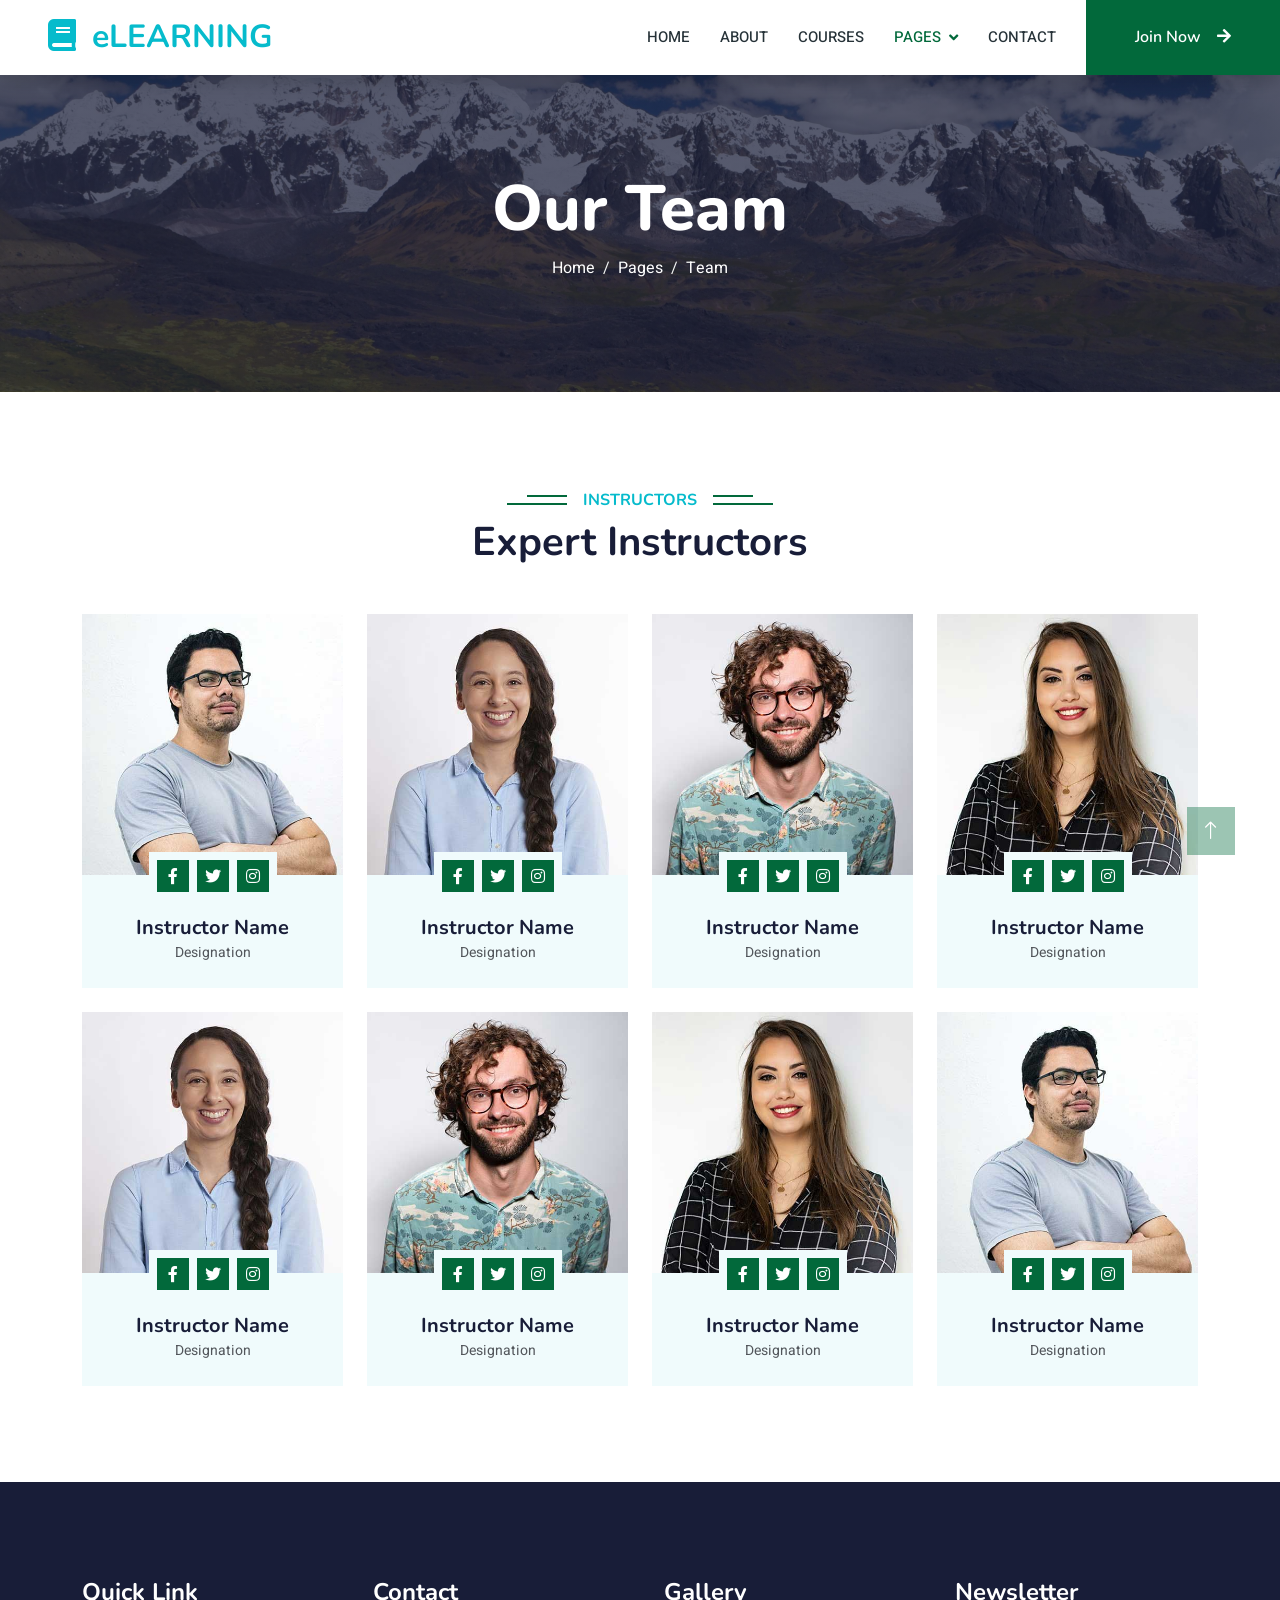
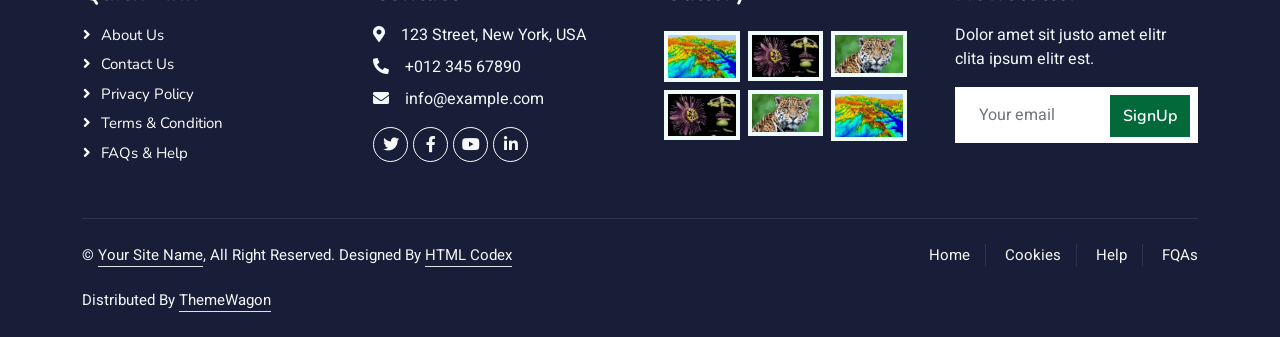
<file: team.html>
<!DOCTYPE html>
<html lang="en">

<head>
    <meta charset="utf-8">
    <title>eLEARNING - eLearning HTML Template</title>
    <meta content="width=device-width, initial-scale=1.0" name="viewport">
    <meta content="" name="keywords">
    <meta content="" name="description">

    <!-- Favicon -->
    <link href="img/favicon.ico" rel="icon">

    <!-- Google Web Fonts -->
    <link rel="preconnect" href="https://fonts.googleapis.com">
    <link rel="preconnect" href="https://fonts.gstatic.com" crossorigin>
    <link href="https://fonts.googleapis.com/css2?family=Heebo:wght@400;500;600&family=Nunito:wght@600;700;800&display=swap" rel="stylesheet">

    <!-- Icon Font Stylesheet -->
    <link href="https://cdnjs.cloudflare.com/ajax/libs/font-awesome/5.10.0/css/all.min.css" rel="stylesheet">
    <link href="https://cdn.jsdelivr.net/npm/bootstrap-icons@1.4.1/font/bootstrap-icons.css" rel="stylesheet">

    <!-- Libraries Stylesheet -->
    <link href="lib/animate/animate.min.css" rel="stylesheet">
    <link href="lib/owlcarousel/assets/owl.carousel.min.css" rel="stylesheet">

    <!-- Customized Bootstrap Stylesheet -->
    <link href="css/bootstrap.min.css" rel="stylesheet">

    <!-- Template Stylesheet -->
    <link href="css/style.css" rel="stylesheet">
</head>

<body>
    <!-- Spinner Start -->
    <div id="spinner" class="show bg-white position-fixed translate-middle w-100 vh-100 top-50 start-50 d-flex align-items-center justify-content-center">
        <div class="spinner-border text-primary" style="width: 3rem; height: 3rem;" role="status">
            <span class="sr-only">Loading...</span>
        </div>
    </div>
    <!-- Spinner End -->


    <!-- Navbar Start -->
    <nav class="navbar navbar-expand-lg bg-white navbar-light shadow sticky-top p-0">
        <a href="index.html" class="navbar-brand d-flex align-items-center px-4 px-lg-5">
            <h2 class="m-0 text-primary"><i class="fa fa-book me-3"></i>eLEARNING</h2>
        </a>
        <button type="button" class="navbar-toggler me-4" data-bs-toggle="collapse" data-bs-target="#navbarCollapse">
            <span class="navbar-toggler-icon"></span>
        </button>
        <div class="collapse navbar-collapse" id="navbarCollapse">
            <div class="navbar-nav ms-auto p-4 p-lg-0">
                <a href="index.html" class="nav-item nav-link">Home</a>
                <a href="about.html" class="nav-item nav-link">About</a>
                <a href="courses.html" class="nav-item nav-link">Courses</a>
                <div class="nav-item dropdown">
                    <a href="#" class="nav-link dropdown-toggle active" data-bs-toggle="dropdown">Pages</a>
                    <div class="dropdown-menu fade-down m-0">
                        <a href="team.html" class="dropdown-item active">Our Team</a>
                        <a href="testimonial.html" class="dropdown-item">Testimonial</a>
                        <a href="404.html" class="dropdown-item">404 Page</a>
                    </div>
                </div>
                <a href="contact.html" class="nav-item nav-link">Contact</a>
            </div>
            <a href="" class="btn btn-primary py-4 px-lg-5 d-none d-lg-block">Join Now<i class="fa fa-arrow-right ms-3"></i></a>
        </div>
    </nav>
    <!-- Navbar End -->


    <!-- Header Start -->
    <div class="container-fluid bg-primary py-5 mb-5 page-header">
        <div class="container py-5">
            <div class="row justify-content-center">
                <div class="col-lg-10 text-center">
                    <h1 class="display-3 text-white animated slideInDown">Our Team</h1>
                    <nav aria-label="breadcrumb">
                        <ol class="breadcrumb justify-content-center">
                            <li class="breadcrumb-item"><a class="text-white" href="#">Home</a></li>
                            <li class="breadcrumb-item"><a class="text-white" href="#">Pages</a></li>
                            <li class="breadcrumb-item text-white active" aria-current="page">Team</li>
                        </ol>
                    </nav>
                </div>
            </div>
        </div>
    </div>
    <!-- Header End -->


    <!-- Team Start -->
    <div class="container-xxl py-5">
        <div class="container">
            <div class="text-center wow fadeInUp" data-wow-delay="0.1s">
                <h6 class="section-title bg-white text-center text-primary px-3">Instructors</h6>
                <h1 class="mb-5">Expert Instructors</h1>
            </div>
            <div class="row g-4">
                <div class="col-lg-3 col-md-6 wow fadeInUp" data-wow-delay="0.1s">
                    <div class="team-item bg-light">
                        <div class="overflow-hidden">
                            <img class="img-fluid" src="img/team-1.jpg" alt="">
                        </div>
                        <div class="position-relative d-flex justify-content-center" style="margin-top: -23px;">
                            <div class="bg-light d-flex justify-content-center pt-2 px-1">
                                <a class="btn btn-sm-square btn-primary mx-1" href=""><i class="fab fa-facebook-f"></i></a>
                                <a class="btn btn-sm-square btn-primary mx-1" href=""><i class="fab fa-twitter"></i></a>
                                <a class="btn btn-sm-square btn-primary mx-1" href=""><i class="fab fa-instagram"></i></a>
                            </div>
                        </div>
                        <div class="text-center p-4">
                            <h5 class="mb-0">Instructor Name</h5>
                            <small>Designation</small>
                        </div>
                    </div>
                </div>
                <div class="col-lg-3 col-md-6 wow fadeInUp" data-wow-delay="0.3s">
                    <div class="team-item bg-light">
                        <div class="overflow-hidden">
                            <img class="img-fluid" src="img/team-2.jpg" alt="">
                        </div>
                        <div class="position-relative d-flex justify-content-center" style="margin-top: -23px;">
                            <div class="bg-light d-flex justify-content-center pt-2 px-1">
                                <a class="btn btn-sm-square btn-primary mx-1" href=""><i class="fab fa-facebook-f"></i></a>
                                <a class="btn btn-sm-square btn-primary mx-1" href=""><i class="fab fa-twitter"></i></a>
                                <a class="btn btn-sm-square btn-primary mx-1" href=""><i class="fab fa-instagram"></i></a>
                            </div>
                        </div>
                        <div class="text-center p-4">
                            <h5 class="mb-0">Instructor Name</h5>
                            <small>Designation</small>
                        </div>
                    </div>
                </div>
                <div class="col-lg-3 col-md-6 wow fadeInUp" data-wow-delay="0.5s">
                    <div class="team-item bg-light">
                        <div class="overflow-hidden">
                            <img class="img-fluid" src="img/team-3.jpg" alt="">
                        </div>
                        <div class="position-relative d-flex justify-content-center" style="margin-top: -23px;">
                            <div class="bg-light d-flex justify-content-center pt-2 px-1">
                                <a class="btn btn-sm-square btn-primary mx-1" href=""><i class="fab fa-facebook-f"></i></a>
                                <a class="btn btn-sm-square btn-primary mx-1" href=""><i class="fab fa-twitter"></i></a>
                                <a class="btn btn-sm-square btn-primary mx-1" href=""><i class="fab fa-instagram"></i></a>
                            </div>
                        </div>
                        <div class="text-center p-4">
                            <h5 class="mb-0">Instructor Name</h5>
                            <small>Designation</small>
                        </div>
                    </div>
                </div>
                <div class="col-lg-3 col-md-6 wow fadeInUp" data-wow-delay="0.7s">
                    <div class="team-item bg-light">
                        <div class="overflow-hidden">
                            <img class="img-fluid" src="img/team-4.jpg" alt="">
                        </div>
                        <div class="position-relative d-flex justify-content-center" style="margin-top: -23px;">
                            <div class="bg-light d-flex justify-content-center pt-2 px-1">
                                <a class="btn btn-sm-square btn-primary mx-1" href=""><i class="fab fa-facebook-f"></i></a>
                                <a class="btn btn-sm-square btn-primary mx-1" href=""><i class="fab fa-twitter"></i></a>
                                <a class="btn btn-sm-square btn-primary mx-1" href=""><i class="fab fa-instagram"></i></a>
                            </div>
                        </div>
                        <div class="text-center p-4">
                            <h5 class="mb-0">Instructor Name</h5>
                            <small>Designation</small>
                        </div>
                    </div>
                </div>
                <div class="col-lg-3 col-md-6 wow fadeInUp" data-wow-delay="0.1s">
                    <div class="team-item bg-light">
                        <div class="overflow-hidden">
                            <img class="img-fluid" src="img/team-2.jpg" alt="">
                        </div>
                        <div class="position-relative d-flex justify-content-center" style="margin-top: -23px;">
                            <div class="bg-light d-flex justify-content-center pt-2 px-1">
                                <a class="btn btn-sm-square btn-primary mx-1" href=""><i class="fab fa-facebook-f"></i></a>
                                <a class="btn btn-sm-square btn-primary mx-1" href=""><i class="fab fa-twitter"></i></a>
                                <a class="btn btn-sm-square btn-primary mx-1" href=""><i class="fab fa-instagram"></i></a>
                            </div>
                        </div>
                        <div class="text-center p-4">
                            <h5 class="mb-0">Instructor Name</h5>
                            <small>Designation</small>
                        </div>
                    </div>
                </div>
                <div class="col-lg-3 col-md-6 wow fadeInUp" data-wow-delay="0.3s">
                    <div class="team-item bg-light">
                        <div class="overflow-hidden">
                            <img class="img-fluid" src="img/team-3.jpg" alt="">
                        </div>
                        <div class="position-relative d-flex justify-content-center" style="margin-top: -23px;">
                            <div class="bg-light d-flex justify-content-center pt-2 px-1">
                                <a class="btn btn-sm-square btn-primary mx-1" href=""><i class="fab fa-facebook-f"></i></a>
                                <a class="btn btn-sm-square btn-primary mx-1" href=""><i class="fab fa-twitter"></i></a>
                                <a class="btn btn-sm-square btn-primary mx-1" href=""><i class="fab fa-instagram"></i></a>
                            </div>
                        </div>
                        <div class="text-center p-4">
                            <h5 class="mb-0">Instructor Name</h5>
                            <small>Designation</small>
                        </div>
                    </div>
                </div>
                <div class="col-lg-3 col-md-6 wow fadeInUp" data-wow-delay="0.5s">
                    <div class="team-item bg-light">
                        <div class="overflow-hidden">
                            <img class="img-fluid" src="img/team-4.jpg" alt="">
                        </div>
                        <div class="position-relative d-flex justify-content-center" style="margin-top: -23px;">
                            <div class="bg-light d-flex justify-content-center pt-2 px-1">
                                <a class="btn btn-sm-square btn-primary mx-1" href=""><i class="fab fa-facebook-f"></i></a>
                                <a class="btn btn-sm-square btn-primary mx-1" href=""><i class="fab fa-twitter"></i></a>
                                <a class="btn btn-sm-square btn-primary mx-1" href=""><i class="fab fa-instagram"></i></a>
                            </div>
                        </div>
                        <div class="text-center p-4">
                            <h5 class="mb-0">Instructor Name</h5>
                            <small>Designation</small>
                        </div>
                    </div>
                </div>
                <div class="col-lg-3 col-md-6 wow fadeInUp" data-wow-delay="0.7s">
                    <div class="team-item bg-light">
                        <div class="overflow-hidden">
                            <img class="img-fluid" src="img/team-1.jpg" alt="">
                        </div>
                        <div class="position-relative d-flex justify-content-center" style="margin-top: -23px;">
                            <div class="bg-light d-flex justify-content-center pt-2 px-1">
                                <a class="btn btn-sm-square btn-primary mx-1" href=""><i class="fab fa-facebook-f"></i></a>
                                <a class="btn btn-sm-square btn-primary mx-1" href=""><i class="fab fa-twitter"></i></a>
                                <a class="btn btn-sm-square btn-primary mx-1" href=""><i class="fab fa-instagram"></i></a>
                            </div>
                        </div>
                        <div class="text-center p-4">
                            <h5 class="mb-0">Instructor Name</h5>
                            <small>Designation</small>
                        </div>
                    </div>
                </div>
            </div>
        </div>
    </div>
    <!-- Team End -->
        

    <!-- Footer Start -->
    <div class="container-fluid bg-dark text-light footer pt-5 mt-5 wow fadeIn" data-wow-delay="0.1s">
        <div class="container py-5">
            <div class="row g-5">
                <div class="col-lg-3 col-md-6">
                    <h4 class="text-white mb-3">Quick Link</h4>
                    <a class="btn btn-link" href="">About Us</a>
                    <a class="btn btn-link" href="">Contact Us</a>
                    <a class="btn btn-link" href="">Privacy Policy</a>
                    <a class="btn btn-link" href="">Terms & Condition</a>
                    <a class="btn btn-link" href="">FAQs & Help</a>
                </div>
                <div class="col-lg-3 col-md-6">
                    <h4 class="text-white mb-3">Contact</h4>
                    <p class="mb-2"><i class="fa fa-map-marker-alt me-3"></i>123 Street, New York, USA</p>
                    <p class="mb-2"><i class="fa fa-phone-alt me-3"></i>+012 345 67890</p>
                    <p class="mb-2"><i class="fa fa-envelope me-3"></i>info@example.com</p>
                    <div class="d-flex pt-2">
                        <a class="btn btn-outline-light btn-social" href=""><i class="fab fa-twitter"></i></a>
                        <a class="btn btn-outline-light btn-social" href=""><i class="fab fa-facebook-f"></i></a>
                        <a class="btn btn-outline-light btn-social" href=""><i class="fab fa-youtube"></i></a>
                        <a class="btn btn-outline-light btn-social" href=""><i class="fab fa-linkedin-in"></i></a>
                    </div>
                </div>
                <div class="col-lg-3 col-md-6">
                    <h4 class="text-white mb-3">Gallery</h4>
                    <div class="row g-2 pt-2">
                        <div class="col-4">
                            <img class="img-fluid bg-light p-1" src="img/course-1.jpg" alt="">
                        </div>
                        <div class="col-4">
                            <img class="img-fluid bg-light p-1" src="img/course-2.jpg" alt="">
                        </div>
                        <div class="col-4">
                            <img class="img-fluid bg-light p-1" src="img/course-3.jpg" alt="">
                        </div>
                        <div class="col-4">
                            <img class="img-fluid bg-light p-1" src="img/course-2.jpg" alt="">
                        </div>
                        <div class="col-4">
                            <img class="img-fluid bg-light p-1" src="img/course-3.jpg" alt="">
                        </div>
                        <div class="col-4">
                            <img class="img-fluid bg-light p-1" src="img/course-1.jpg" alt="">
                        </div>
                    </div>
                </div>
                <div class="col-lg-3 col-md-6">
                    <h4 class="text-white mb-3">Newsletter</h4>
                    <p>Dolor amet sit justo amet elitr clita ipsum elitr est.</p>
                    <div class="position-relative mx-auto" style="max-width: 400px;">
                        <input class="form-control border-0 w-100 py-3 ps-4 pe-5" type="text" placeholder="Your email">
                        <button type="button" class="btn btn-primary py-2 position-absolute top-0 end-0 mt-2 me-2">SignUp</button>
                    </div>
                </div>
            </div>
        </div>
        <div class="container">
            <div class="copyright">
                <div class="row">
                    <div class="col-md-6 text-center text-md-start mb-3 mb-md-0">
                        &copy; <a class="border-bottom" href="#">Your Site Name</a>, All Right Reserved.

                        <!--/*** This template is free as long as you keep the footer author’s credit link/attribution link/backlink. If you'd like to use the template without the footer author’s credit link/attribution link/backlink, you can purchase the Credit Removal License from "https://htmlcodex.com/credit-removal". Thank you for your support. ***/-->
                        Designed By <a class="border-bottom" href="https://htmlcodex.com">HTML Codex</a><br><br>
                        Distributed By <a class="border-bottom" href="https://themewagon.com">ThemeWagon</a>
                    </div>
                    <div class="col-md-6 text-center text-md-end">
                        <div class="footer-menu">
                            <a href="">Home</a>
                            <a href="">Cookies</a>
                            <a href="">Help</a>
                            <a href="">FQAs</a>
                        </div>
                    </div>
                </div>
            </div>
        </div>
    </div>
    <!-- Footer End -->


    <!-- Back to Top -->
    <a href="#" class="btn btn-lg btn-primary btn-lg-square back-to-top"><i class="bi bi-arrow-up"></i></a>


    <!-- JavaScript Libraries -->
    <script src="https://code.jquery.com/jquery-3.4.1.min.js"></script>
    <script src="https://cdn.jsdelivr.net/npm/bootstrap@5.0.0/dist/js/bootstrap.bundle.min.js"></script>
    <script src="lib/wow/wow.min.js"></script>
    <script src="lib/easing/easing.min.js"></script>
    <script src="lib/waypoints/waypoints.min.js"></script>
    <script src="lib/owlcarousel/owl.carousel.min.js"></script>

    <!-- Template Javascript -->
    <script src="js/main.js"></script>
</body>

</html>
</file>
<file: css/style.css>
/********** Template CSS **********/
:root {
    --primary: #02693B;
    --secondary: #02693B;
    --light: #F4F7F5;
    --dark: #263238;
}

.fw-medium {
    font-weight: 600 !important;
}

.fw-semi-bold {
    font-weight: 700 !important;
}

.back-to-top {
    position: fixed;
    display: none;
    right: 45px;
    bottom: 45px;
    z-index: 99;
}


/*** Spinner ***/
#spinner {
    opacity: 0;
    visibility: hidden;
    transition: opacity .5s ease-out, visibility 0s linear .5s;
    z-index: 99999;
}

#spinner.show {
    transition: opacity .5s ease-out, visibility 0s linear 0s;
    visibility: visible;
    opacity: 1;
}


/*** Button ***/
.btn {
    font-family: 'Nunito', sans-serif;
    font-weight: 600;
    transition: .5s;
}

.btn.btn-primary,
.btn.btn-secondary {
    color: #FFFFFF;
}

.btn.btn-primary {
    background-color: var(--primary);
    border-color: var(--primary);
}

.btn.btn-primary:hover,
.btn.btn-primary:focus,
.btn.btn-primary:active {
    background-color: #02693B;
    border-color: #02693B;
    color: #FFFFFF;
}

.btn.btn-secondary {
    background-color: var(--secondary);
    border-color: var(--secondary);
}

.btn.btn-secondary:hover,
.btn.btn-secondary:focus,
.btn.btn-secondary:active {
    background-color: #02693B;
    border-color: #02693B;
    color: #FFFFFF;
}

.btn-square {
    width: 38px;
    height: 38px;
}

.btn-sm-square {
    width: 32px;
    height: 32px;
}

.btn-lg-square {
    width: 48px;
    height: 48px;
}

.btn-square,
.btn-sm-square,
.btn-lg-square {
    padding: 0;
    display: flex;
    align-items: center;
    justify-content: center;
    font-weight: normal;
    border-radius: 0px;
}


/*** Navbar ***/
.navbar .dropdown-toggle::after {
    border: none;
    content: "\f107";
    font-family: "Font Awesome 5 Free";
    font-weight: 900;
    vertical-align: middle;
    margin-left: 8px;
}

.navbar-light .navbar-nav .nav-link {
    margin-right: 30px;
    padding: 25px 0;
    color: #FFFFFF;
    font-size: 15px;
    text-transform: uppercase;
    outline: none;
}

.navbar-light .navbar-nav .nav-link:hover,
.navbar-light .navbar-nav .nav-link.active {
    color: var(--primary);
}

@media (max-width: 991.98px) {
    .navbar-light .navbar-nav .nav-link  {
        margin-right: 0;
        padding: 10px 0;
    }

    .navbar-light .navbar-nav {
        border-top: 1px solid #E3E9E5;
    }
}

.navbar-light .navbar-brand,
.navbar-light a.btn {
    height: 75px;
}

.navbar-light .navbar-nav .nav-link {
    color: var(--dark);
    font-weight: 500;
}

.navbar-light.sticky-top {
    top: -100px;
    transition: .5s;
}

@media (min-width: 992px) {
    .navbar .nav-item .dropdown-menu {
        display: block;
        margin-top: 0;
        opacity: 0;
        visibility: hidden;
        transition: .5s;
    }

    .navbar .dropdown-menu.fade-down {
        top: 100%;
        transform: rotateX(-75deg);
        transform-origin: 0% 0%;
    }

    .navbar .nav-item:hover .dropdown-menu {
        top: 100%;
        transform: rotateX(0deg);
        visibility: visible;
        transition: .5s;
        opacity: 1;
    }
}


/*** Header carousel ***/
@media (max-width: 768px) {
    .header-carousel .owl-carousel-item {
        position: relative;
        min-height: 500px;
    }
    
    .header-carousel .owl-carousel-item img {
        position: absolute;
        width: 100%;
        height: 100%;
        object-fit: cover;
    }
}

.header-carousel .owl-nav {
    position: absolute;
    top: 50%;
    right: 8%;
    transform: translateY(-50%);
    display: flex;
    flex-direction: column;
}

.header-carousel .owl-nav .owl-prev,
.header-carousel .owl-nav .owl-next {
    margin: 7px 0;
    width: 45px;
    height: 45px;
    display: flex;
    align-items: center;
    justify-content: center;
    color: #FFFFFF;
    background: transparent;
    border: 1px solid #FFFFFF;
    font-size: 22px;
    transition: .5s;
}

.header-carousel .owl-nav .owl-prev:hover,
.header-carousel .owl-nav .owl-next:hover {
    background: var(--primary);
    border-color: var(--primary);
}

.page-header {
    background: linear-gradient(rgba(24, 29, 56, .72), rgba(24, 29, 56, .72)), url(../img/carousel-1.jpg);
    background-position: center center;
    background-repeat: no-repeat;
    background-size: cover;
}

.page-header-inner {
    background: rgba(15, 23, 43, .72);
}

.breadcrumb-item + .breadcrumb-item::before {
    color: var(--light);
}


/*** Section Title ***/
.section-title {
    position: relative;
    display: inline-block;
    text-transform: uppercase;
}

.section-title::before {
    position: absolute;
    content: "";
    width: calc(100% + 80px);
    height: 2px;
    top: 4px;
    left: -40px;
    background: var(--secondary);
    z-index: -1;
}

.section-title::after {
    position: absolute;
    content: "";
    width: calc(100% + 120px);
    height: 2px;
    bottom: 5px;
    left: -60px;
    background: var(--secondary);
    z-index: -1;
}

.section-title.text-start::before {
    width: calc(100% + 40px);
    left: 0;
}

.section-title.text-start::after {
    width: calc(100% + 60px);
    left: 0;
}


/*** Service ***/
.service-item {
    background: var(--light);
    transition: .5s;
}

.service-item:hover {
    margin-top: -10px;
    background: var(--secondary);
}

.service-item * {
    transition: .5s;
}

.service-item:hover * {
    color: var(--light) !important;
}


/*** Categories & Courses ***/
.category img,
.course-item img {
    transition: .5s;
}

.category a:hover img,
.course-item:hover img {
    transform: scale(1.1);
}


/*** Team ***/
.team-item img {
    transition: .5s;
}

.team-item:hover img {
    transform: scale(1.1);
}


/*** Testimonial ***/
.testimonial-carousel::before {
    position: absolute;
    content: "";
    top: 0;
    left: 0;
    height: 100%;
    width: 0;
    background: linear-gradient(to right, rgba(255, 255, 255, 1) 0%, rgba(255, 255, 255, 0) 100%);
    z-index: 1;
}

.testimonial-carousel::after {
    position: absolute;
    content: "";
    top: 0;
    right: 0;
    height: 100%;
    width: 0;
    background: linear-gradient(to left, rgba(255, 255, 255, 1) 0%, rgba(255, 255, 255, 0) 100%);
    z-index: 1;
}

@media (min-width: 768px) {
    .testimonial-carousel::before,
    .testimonial-carousel::after {
        width: 200px;
    }
}

@media (min-width: 992px) {
    .testimonial-carousel::before,
    .testimonial-carousel::after {
        width: 300px;
    }
}

.testimonial-carousel .owl-item .testimonial-text,
.testimonial-carousel .owl-item.center .testimonial-text * {
    transition: .5s;
}

.testimonial-carousel .owl-item.center .testimonial-text {
    background: var(--primary) !important;
}

.testimonial-carousel .owl-item.center .testimonial-text * {
    color: #FFFFFF !important;
}

.testimonial-carousel .owl-dots {
    margin-top: 24px;
    display: flex;
    align-items: flex-end;
    justify-content: center;
}

.testimonial-carousel .owl-dot {
    position: relative;
    display: inline-block;
    margin: 0 5px;
    width: 15px;
    height: 15px;
    border: 1px solid #C9D3CE;
    transition: .5s;
}

.testimonial-carousel .owl-dot.active {
    background: var(--primary);
    border-color: var(--primary);
}


/*** Footer ***/
.footer .btn.btn-social {
    margin-right: 5px;
    width: 35px;
    height: 35px;
    display: flex;
    align-items: center;
    justify-content: center;
    color: var(--light);
    font-weight: normal;
    border: 1px solid #FFFFFF;
    border-radius: 35px;
    transition: .3s;
}

.footer .btn.btn-social:hover {
    color: var(--secondary);
}

.footer .btn.btn-link {
    display: block;
    margin-bottom: 5px;
    padding: 0;
    text-align: left;
    color: #FFFFFF;
    font-size: 15px;
    font-weight: normal;
    text-transform: capitalize;
    transition: .3s;
}

.footer .btn.btn-link::before {
    position: relative;
    content: "\f105";
    font-family: "Font Awesome 5 Free";
    font-weight: 900;
    margin-right: 10px;
}

.footer .btn.btn-link:hover {
    letter-spacing: 1px;
    box-shadow: none;
    color: var(--secondary);
}

.footer .copyright {
    padding: 25px 0;
    font-size: 15px;
    border-top: 1px solid rgba(256, 256, 256, .1);
}

.footer .copyright a {
    color: var(--light);
}

.footer .footer-menu a {
    margin-right: 15px;
    padding-right: 15px;
    border-right: 1px solid rgba(255, 255, 255, .1);
}

.footer .footer-menu a:last-child {
    margin-right: 0;
    padding-right: 0;
    border-right: none;
}
</file>
